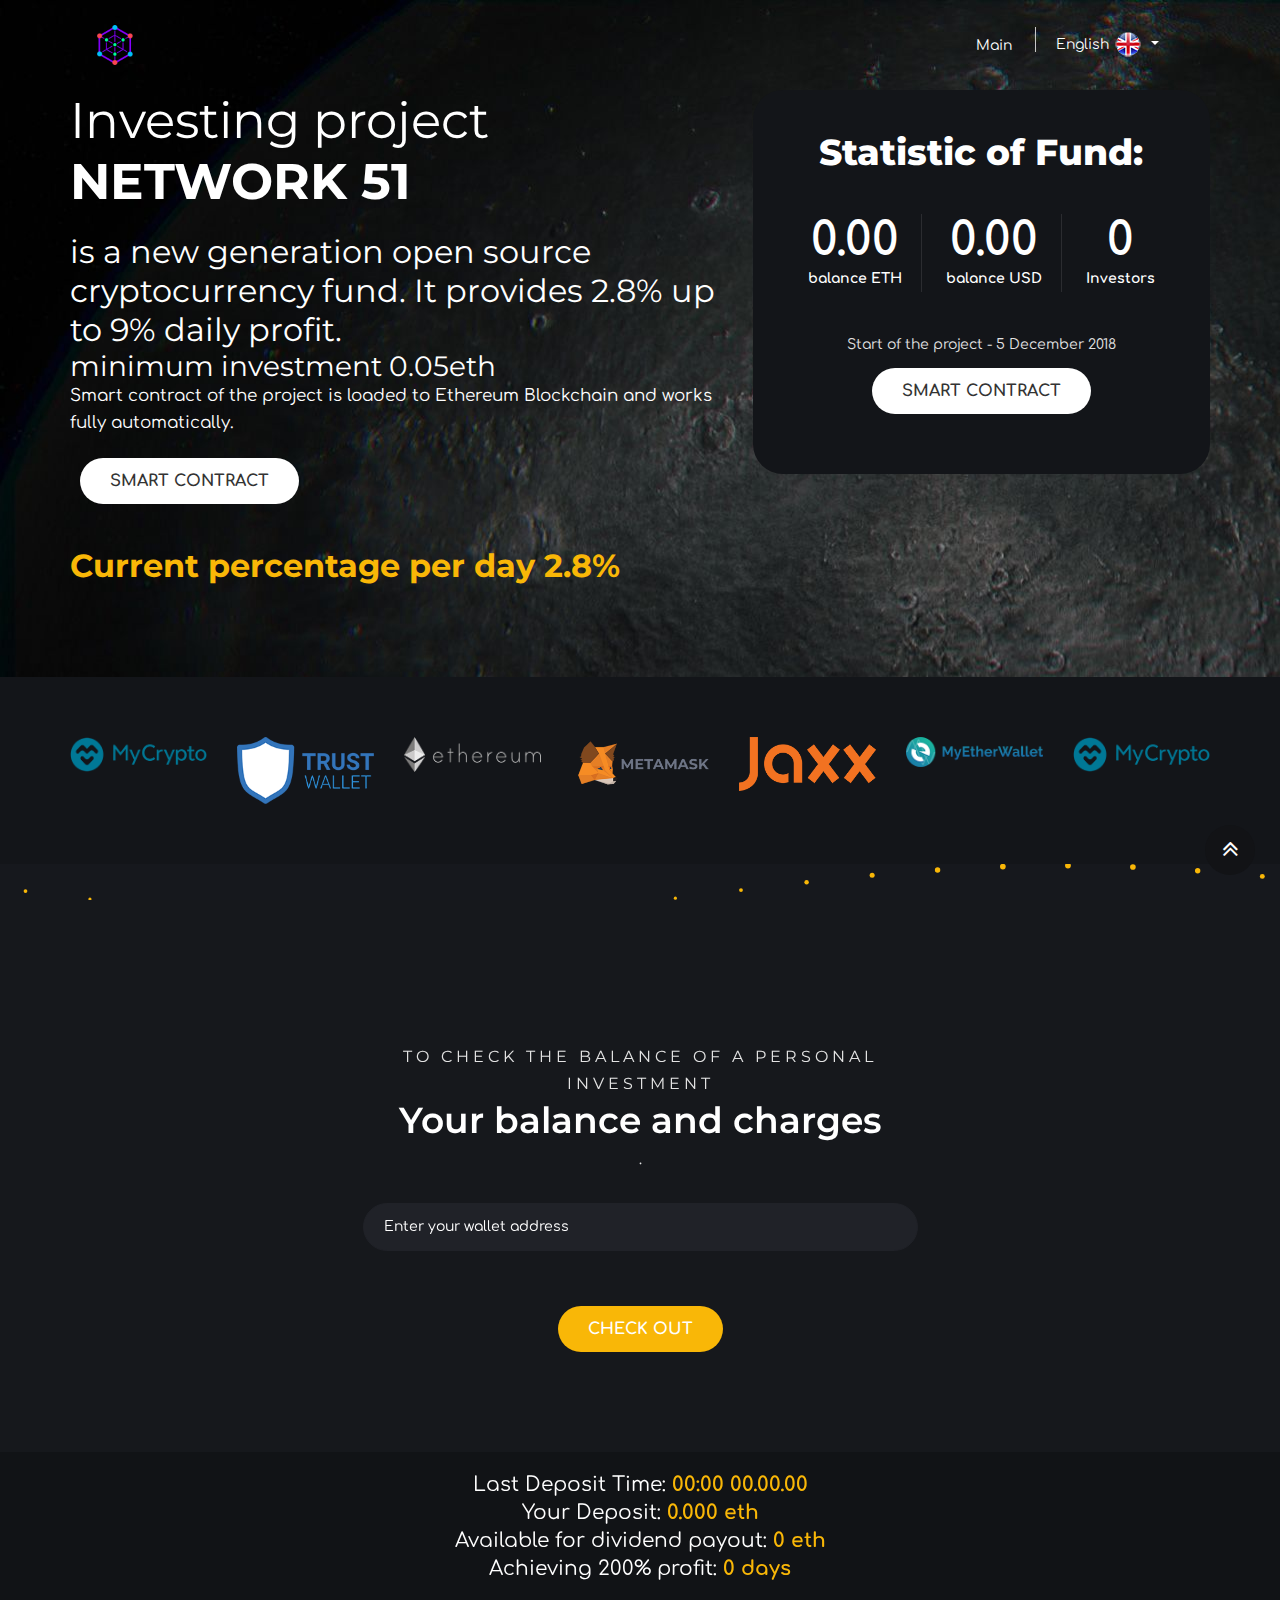
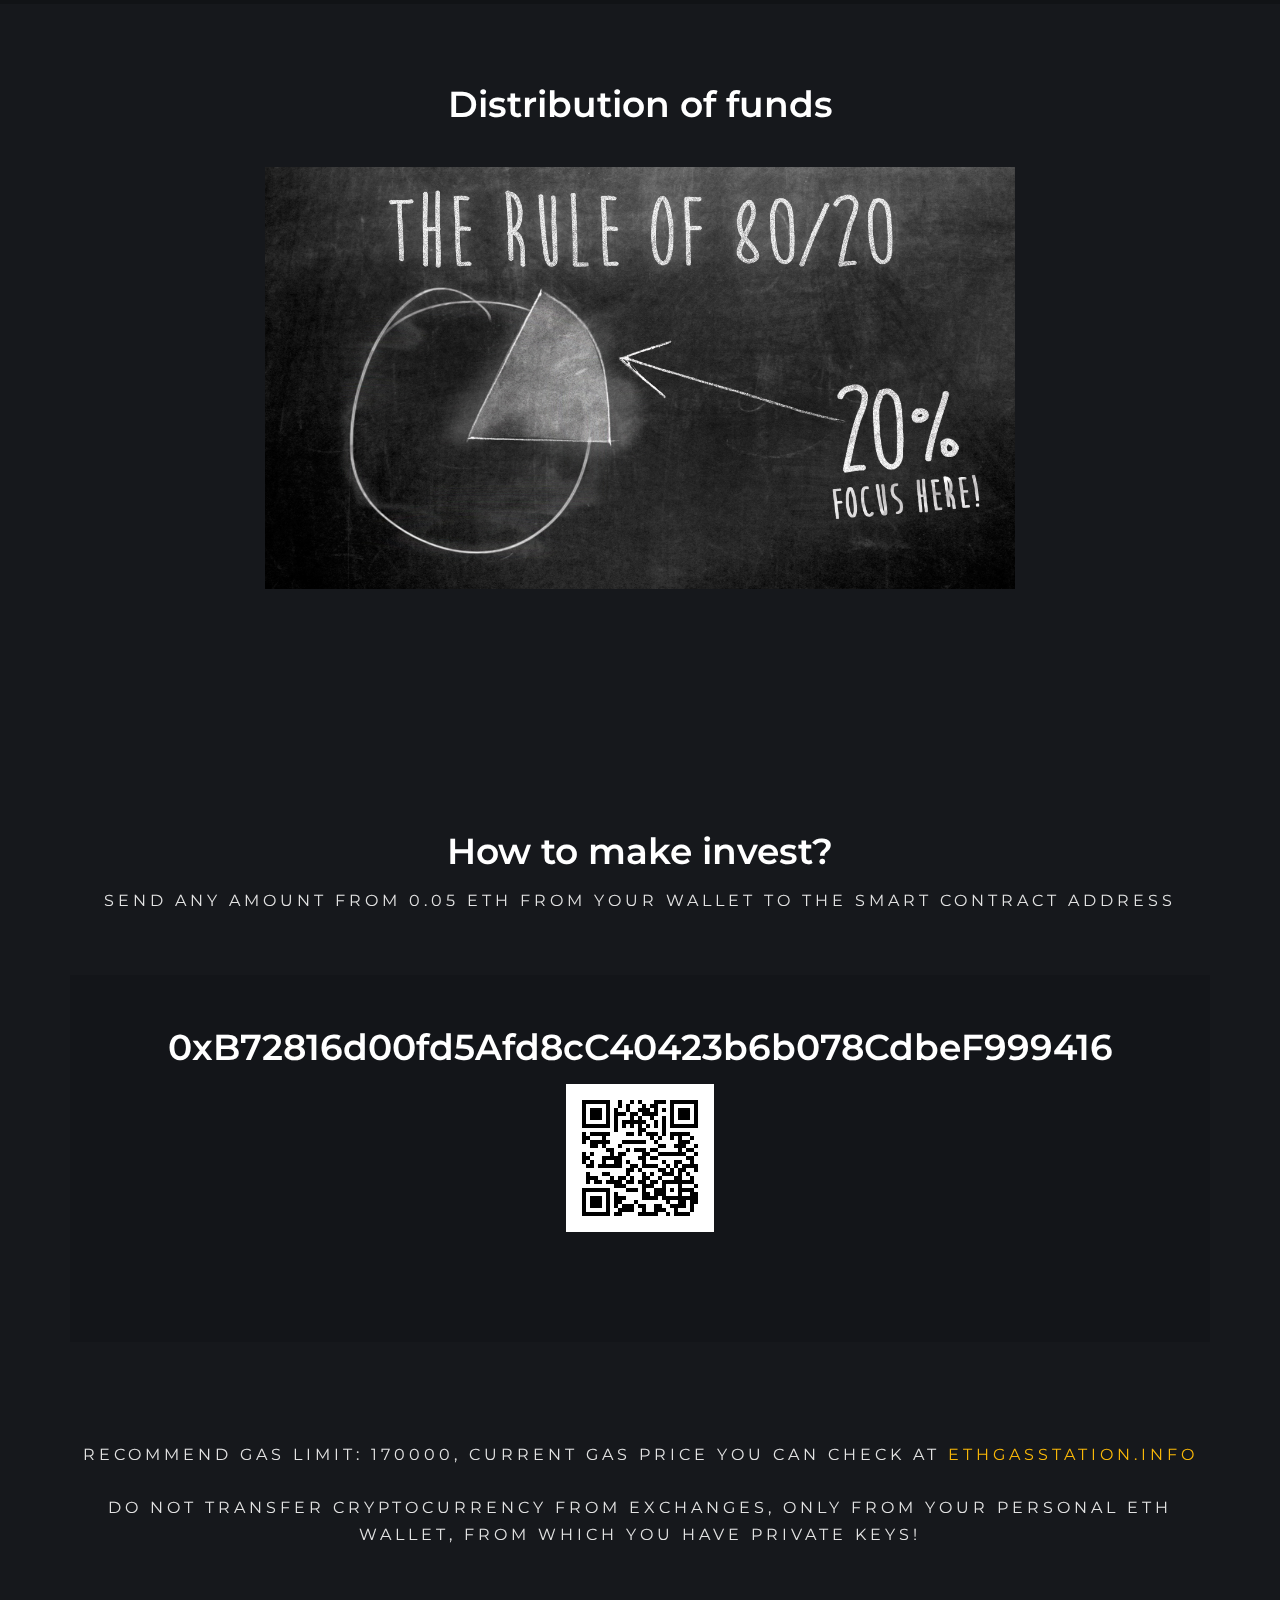
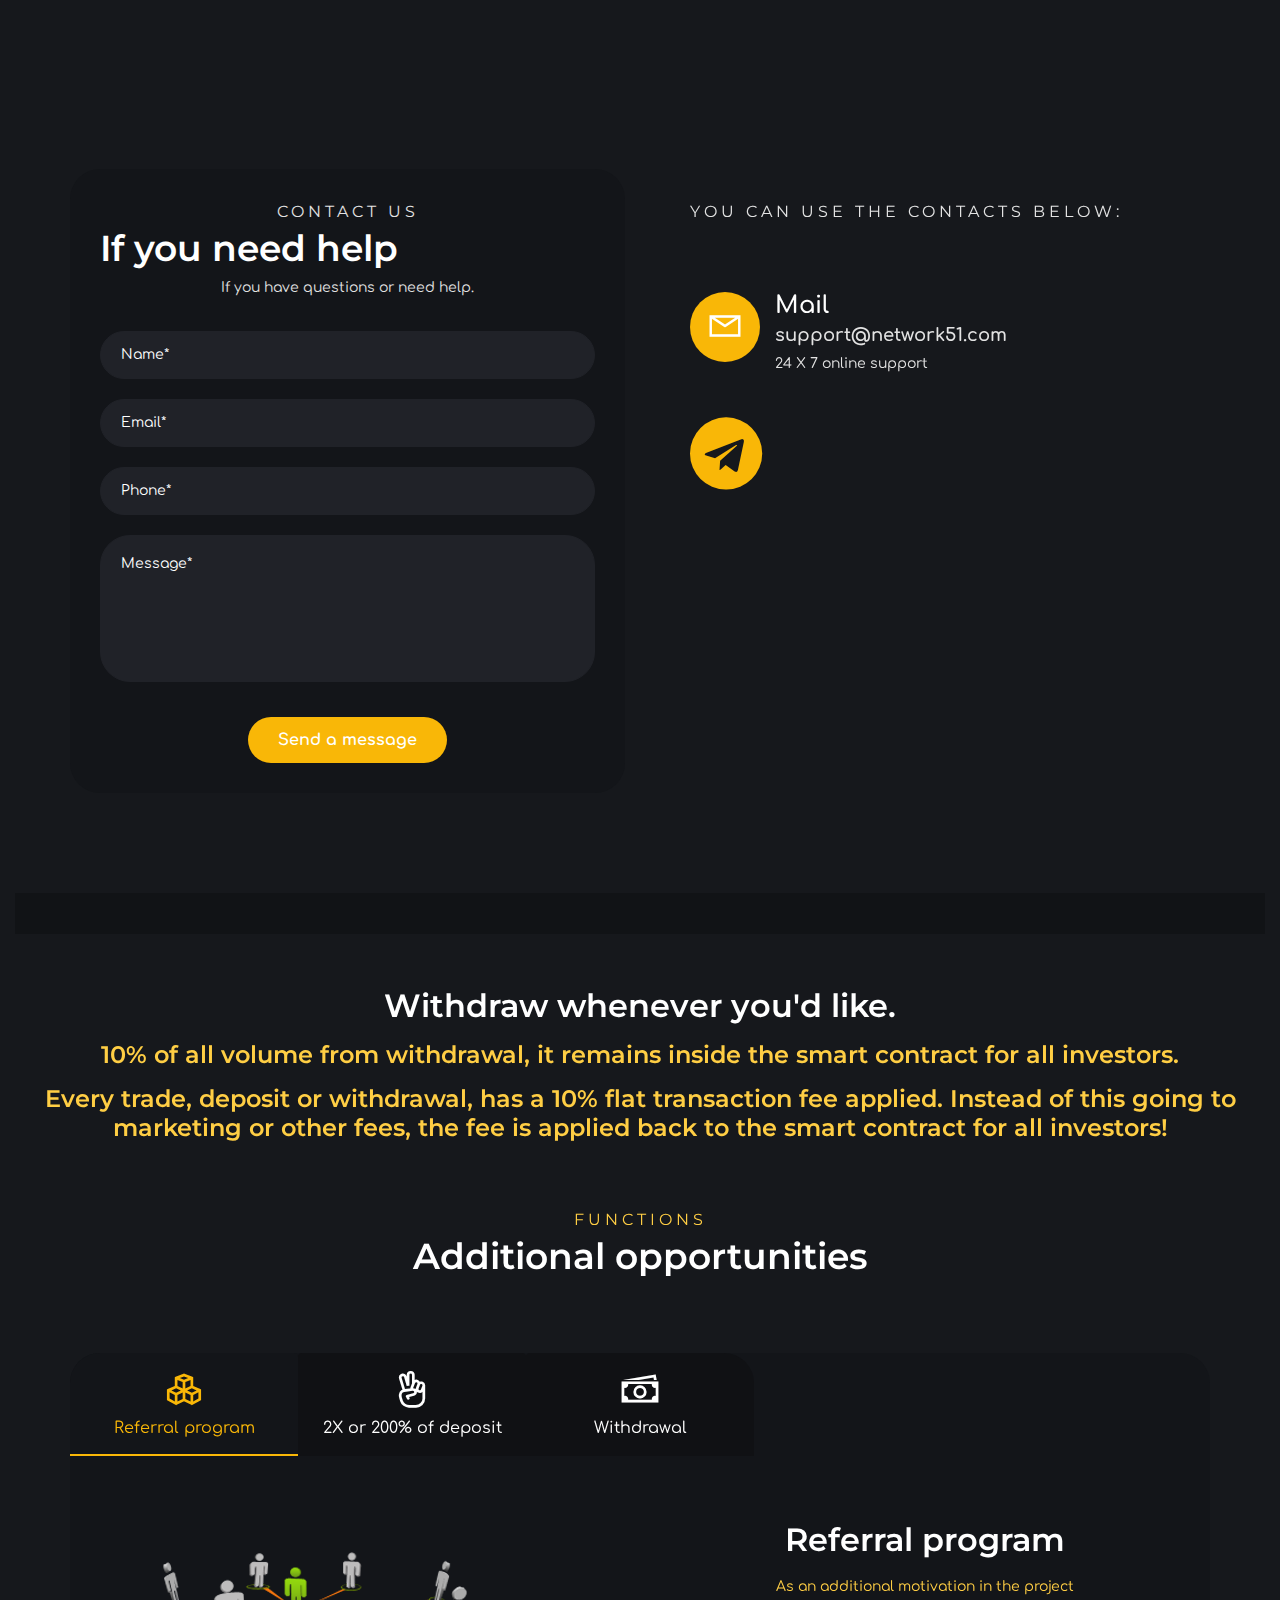
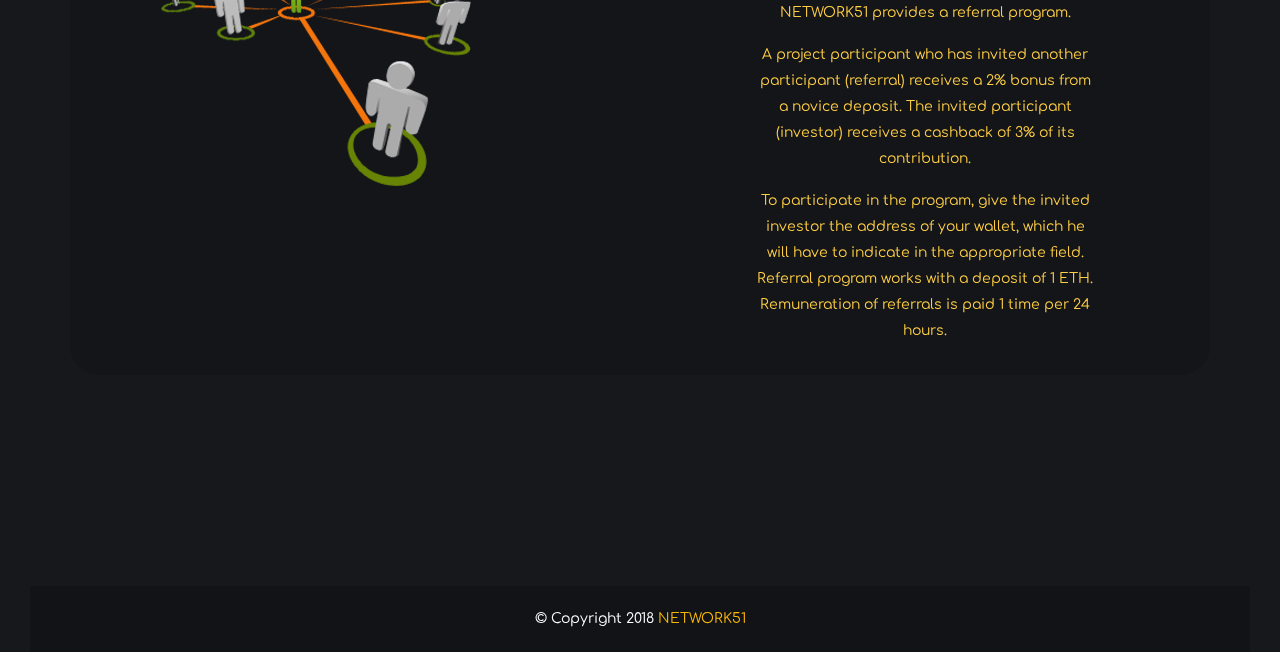
<file: docs/index.html>
<!doctype html>
<html lang="en">



<head>
    <!-- Required meta tags -->
    <meta charset="utf-8">
    <meta name="viewport" content="width=device-width, initial-scale=1, shrink-to-fit=no">
    <title>Personal Account</title>
    <!-- Favicon -->
    <link rel="shortcut icon" href="images/favicon.ico" />
    <!-- Google Fonts -->
    <link href="https://fonts.googleapis.com/css?family=Comfortaa:300,400,700" rel="stylesheet">
    <link href="https://fonts.googleapis.com/css?family=Montserrat:100i,200,300,400,700,800,900" rel="stylesheet">
    <!-- Bootstrap CSS -->
    <link rel="stylesheet" type="text/css" href="css/bootstrap.min.css">
    <!-- owl-carousel CSS -->
    <link rel="stylesheet" type="text/css" href="css/owl-carousel/owl.carousel.css" />

    <!-- Magnific Popup -->
    <link rel="stylesheet" href="css/magnific-popup/magnific-popup.css" />
    <!-- Animate CSS -->
    <link rel="stylesheet" type="text/css" href="css/animate.css" />
    <!-- Font Awesome -->
    <link rel="stylesheet" type="text/css" href="css/font-awesome.min.css" />
    <!-- Font Awesome -->
    <link rel="stylesheet" type="text/css" href="css/export.css" />
    <!-- Font Awesome -->
    <link rel="stylesheet" type="text/css" href="css/line-awesome.min.css" />
    <!-- media element player -->
    <link rel="stylesheet" type="text/css" href="css/mediaelementplayer.min.css" />
    <!-- Timeline CSS -->
    <link rel="stylesheet" type="text/css" href="css/timeline.min.css">
    <!-- style CSS -->
    <link rel="stylesheet" type="text/css" href="css/style.css">
    <!-- Responsive CSS -->
    <link rel="stylesheet" type="text/css" href="css/responsive.css">
    <!-- Custom CSS -->
    <link rel="stylesheet" type="text/css" href="css/custom.css">
    

    
</head>




<body data-spy="scroll" data-offset="80">



    <!-- loading -->
    <div id="loading">
        <div id="loading-center">
            <div class='loader loader2'>
                <div>
                    <div>
                        <div>
                            <div>
                                <div>
                                    <div>
                                    </div>
                                </div>
                            </div>
                        </div>
                    </div>
                </div>
            </div>
        </div>
    </div>
    <!-- loading End -->
    <!-- Header -->
    <header>
        <div class="container-fluid">
            <div class="row">
                <div class="col-lg-12">
                    <nav class="navbar navbar-expand-lg navbar-light">
                        <a class="navbar-brand" href="#">
                                <img src="images/logo_eth2.png" class="img-fluid" alt="">
                            </a>
                        <button class="navbar-toggler" type="button" data-toggle="collapse" data-target="#navbarSupportedContent" aria-controls="navbarSupportedContent" aria-expanded="false" aria-label="Toggle navigation">
                            <i class="la la-bars"></i>
                        </button>
                        <div class="collapse navbar-collapse" id="navbarSupportedContent">
                            <ul class="navbar-nav mr-auto w-100 justify-content-end">
                             
                             <li class="nav-item">
                                    <a class="nav-link" href="index.html">Main</a>
                                </li>
                               
                               
                               
                            </ul>
                        </div>
                        <ul class="nav justify-content-end">
                            <li class="nav-item dropdown">
                                <a class="nav-link dropdown-toggle" href="index.html" id="navbarDropdown" role="button" data-toggle="dropdown" aria-haspopup="true" aria-expanded="false">
                                        English <img src="images/eng30.png">
                                    </a>
                                <div class="dropdown-menu" aria-labelledby="navbarDropdown">
                                    <a class="dropdown-item" href="cabinet.html">Русский <img src="images/rus30.png"> </a>
                      <a class="dropdown-item" href="cabinet_kor.html">한국어  <img src="images/kor30.png"></a>
                                </div>
                            </li>
                         
                        </ul>
                    </nav>
                </div>
            </div>
        </div>
    </header>
    <!-- Header END -->
    <!-- banner -->
    <div id="wave" class="iq-banner">
        <div class="banner-info">
            <div class="container">
                <div class="row">
                    <div class="col-lg-7 align-self-center">
                        <div class="banner-text text-left iq-font-white">
                            <h1 class="iq-font-white iq-mb-20">Investing project <b class="iq-font-red">NETWORK 51</b></h1>
                            <h3>is a new generation open source cryptocurrency fund. It provides 2.8% up to 9% daily profit.  </h3> 
                            <h4> minimum investment 0.05eth</h3>
                            <p><big>Smart contract of the project is loaded to Ethereum Blockchain and works fully automatically.</big></p>
                            <p><big></big></p>

                            
                          
                            <a href="https://etherscan.io/address/0xB72816d00fd5Afd8cC40423b6b078CdbeF999416" class="button bt-white iq-mt-5 iq-ml-10">SMART CONTRACT</a>
                            <br><br>
                             <p><h3> <b class="iq-font-yellow"> Current percentage per day 2.8% </b></h3></p>

                        </div>
                    </div>
                    <div class="col-lg-5 text-center r9-mt-40">
                        <div class="iq-countdown">
                            <h2 class="iq-tw-8 iq-font-white">Statistic of Fund:</h2>
                            <ul id="countdown">
                                <li class="border-white"><span class="balanceeth">0.00</span>
                                    <p class="balanceeth_text">balance ETH</p>
                                </li>
                                <li class=" border-white"><span class="balancedollar">0.00</span>
                                    <p class="balancedollar_text">balance USD</p>
                                </li>
                                <li class=" border-white"><span class="investors">0</span>
                                    <p class="investor_text">Investors</p>
                                </li>
                              
                            </ul>
                            <div class="iq-progress-bar-linear">
                                <p class="iq-progress-bar-text text-center">Start of the project - 5 December 2018
                                    <span></span>
                                </p>
                             
                            </div>
                            <a class="button iq-mb-20 bt-white" href="https://etherscan.io/address/0xB72816d00fd5Afd8cC40423b6b078CdbeF999416" role="button">SMART CONTRACT</a>
                          
                        </div>
                    </div>
                </div>
            </div>
        </div>
    </div>
    <!-- banner -->
    <!-- Main-Contain -->
    <div class="main-contain">
       
        <!-- Clients -->
        <div class="iq-our-clients iq-ptb-60 light-bg">
            <div class="container">
                <div class="row ">
                    <div class="col-lg-12 col-md-12 ">
                        <div class="owl-carousel" data-nav-dots="false" data-nav-arrow="false" data-items="7" data-sm-items="4" data-lg-items="7" data-md-items="6" data-autoplay="true">
                            <div class="item"> <a href="clients.html"><img class="img-fluid center-block" src="images/clients/white/cl1.png" alt="#"></a></div>
                            <div class="item"> <a href="clients.html"><img class="img-fluid center-block" src="images/clients/white/cl2.png" alt="#"></a></div>
                            <div class="item"> <a href="clients.html"><img class="img-fluid center-block" src="images/clients/white/cl3.png" alt="#"></a></div>
                            <div class="item"> <a href="clients.html"><img class="img-fluid center-block" src="images/clients/white/cl4.png" alt="#"></a></div>
                            <div class="item"> <a href="clients.html"><img class="img-fluid center-block" src="images/clients/white/cl5.png" alt="#"></a></div>
                            <div class="item"> <a href="clients.html"><img class="img-fluid center-block" src="images/clients/white/cl6.png" alt="#"></a></div>
                            <div class="item"> <a href="clients.html"><img class="img-fluid center-block" src="images/clients/white/cl1.png" alt="#"></a></div>
                            <div class="item"> <a href="clients.html"><img class="img-fluid center-block" src="images/clients/white/cl2.png" alt="#"></a></div>
                            <div class="item"> <a href="clients.html"><img class="img-fluid center-block" src="images/clients/white/cl3.png" alt="#"></a></div>
                            <div class="item"> <a href="clients.html"><img class="img-fluid center-block" src="images/clients/white/cl4.png" alt="#"></a></div>
                            <div class="item"> <a href="clients.html"><img class="img-fluid center-block" src="images/clients/white/cl5.png" alt="#"></a></div>
                            <div class="item"> <a href="clients.html"><img class="img-fluid center-block" src="images/clients/white/cl6.png" alt="#"></a></div>
                        </div>
                    </div>
                </div>
            </div>
        </div>
        <!-- Clients -->
        
        
        
         <!-- Tranding Platform END -->
         
         
         <br><br><br><br><br>
          <!-- Token Sale Proceeds -->
    <section id="contact-us" class="contact-us overview-block-pt">
        <div class="container">
            <div class="row justify-content-center">
                <div class="col-lg-6">
                        <div class="heading-title left">
                           <center> <small class="iq-font-green">TO CHECK THE BALANCE OF A PERSONAL INVESTMENT</small></center>
                            <center>  <h2 class="title iq-tw-6">Your balance and charges</h2> </center>
                        </div>
                       <center> <p class="iq-mb-30">.</p></center>
                        <div class="contact-form">
                          
                            <div class="section-field">
                                <input class="require" id="contact_phone" type="text" placeholder="Enter your wallet address" name="phone">
                            </div>
                          
                            <div class="section-field iq-mt-20">
                               
                            </div>
                            <div class="d-block text-center">
                                <button id="wallet" name="submit" type="submit" value="Send" class="button iq-mt-15">CHECK OUT</button>
                            </div>
                           
                        </div>
                </div>
            
            </div>
        </div>
        <div class="copyright-box text-center iq-bg-over iq-over-black-20 text-center iq-ptb-20 iq-mt-100">
            <div class="container-fluid">
                <div class="row">
                    <div class="col-sm-12">
                       <div class="iq-copyright iq-font-white"> <big><big> Last Deposit Time:  <b class="user-time iq-font-yellow">00:00 00.00.00</b></big></big></div>
                       <div class="iq-copyright iq-font-white"> <big><big> Your Deposit:  <b class="user-deposit iq-font-yellow">0.000 eth</b></big></big> </div>
                       <div class="iq-copyright iq-font-white"> <big><big> Available for dividend payout: <b class="user-withdrawal iq-font-yellow">0 eth</b></big> </big> </div>
                        <div class="iq-copyright iq-font-white"> <big><big>Achieving 200% profit:  <b class="user-forecast iq-font-yellow">0 days</b></big> </big> </div>
                       
                    </div>
                </div>
            </div>
        </div>
    </section>
    <!-- Token Sale Proceeds END -->
         
         
         
         
         
         
         
            
            <br><br><br>
             <div class="col-sm-12">
                        <div class="heading-title">
                          
                            <h2 class="title iq-tw-6">Distribution of funds</h2>
                               <br><br>
                             
                             <img src="images/graph-eng.png" alt="Distribution of funds" width="60%">
                      </div>
                    </div>
        <div class="col-sm-12">
                        <div class="heading-title">
                            <br><br>
                            
                                                       
                            
                            
                            
                            
                            
                            <section class="overview-block-ptb">
            <div class="container">
                <div class="row">
                    <div class="col-sm-12">
                        <div class="heading-title">
                           <a id="invest"></a><br><br><br>
                            <h2 class="title iq-tw-6">How to make invest?</h2>
                             <small class="iq-font-green">SEND ANY AMOUNT FROM 0.05 ETH FROM YOUR WALLET TO THE SMART CONTRACT ADDRESS </small>
                            
                        </div>
                    </div>
                </div>
               
  
           
         
        <!-- Tranding platform -->
        <section id="token" class="iq-Tranding-platform light-bg overview-block-ptb">
            <div class="container">
                <div class="row">
                    <div class="col-sm-12">
                        <div class="heading-title">
                          
                                                     <h2 class="title iq-tw-6"> 0xB72816d00fd5Afd8cC40423b6b078CdbeF999416 </h2>
                          
                            <a href="https://etherscan.io/address/0xB72816d00fd5Afd8cC40423b6b078CdbeF999416" target="_blank"><img src="qr-code.gif" width="148" height="148" border="0" title="QR код"></a>
                           
                            
      
</div></div></div></div>
                      
 </section>
        </section>
        
         <section class="overview-block-ptb">
            <div class="container">
                <div class="row">
                    <div class="col-sm-12">
                        <div class="heading-title">
                           
                             <small class="iq-font-green">RECOMMEND GAS LIMIT: 170000, CURRENT GAS PRICE YOU CAN CHECK AT <a href="https://ethgasstation.info">ETHGASSTATION.INFO </a></small>
                            <br><br>
                         <small class="iq-font-green">   
                            DO NOT TRANSFER CRYPTOCURRENCY FROM EXCHANGES, ONLY FROM YOUR PERSONAL ETH WALLET, FROM WHICH YOU HAVE PRIVATE KEYS!
                            </small>
                        </div>
                    </div>
                </div>
               </section>
        
        
        
        <!-- Tranding platform END -->      
                
                
        <!-- Our Blog END -->
    </div>
    <!-- Token Sale Proceeds -->
    <section id="contact-us" class="contact-us overview-block-pt">
        <div class="container">
            <div class="row justify-content-center">
                <div class="col-lg-6">
                      <form action="order.php" method="post">
                        <div class="heading-title left">
                           <center> <small class="iq-font-green">CONTACT US</small></center>
                            <h2 class="title iq-tw-6">If you need help</h2>
                        </div>
                       <center> <p class="iq-mb-30">If you have questions or need help.</p></center>
                        <div class="contact-form">
                            <div class="section-field">
                                <input class="require" id="contact_name" type="text" placeholder="Name*" name="name">
                            </div>
                            <div class="section-field">
                                <input class="require" id="contact_email" type="email" placeholder="Email*" name="email">
                            </div>
                            <div class="section-field">
                                <input class="require" id="contact_phone" type="text" placeholder="Phone*" name="phone">
                            </div>
                            <div class="section-field textarea">
                                <textarea id="contact_message" class="input-message require" placeholder="Message*" rows="5" name="message"></textarea>
                            </div>
                            <div class="section-field iq-mt-20">
                             
                            </div>
                            <div class="d-block text-center">
                                <button id="submit" name="submit" type="submit" value="Send" class="button iq-mt-15">Send a message</button>
                            </div>
                            <div class="alert alert-success alert-dismissible fade show" role="alert" id="success">
                                <strong>Thank you, your message has been sent!</strong>.
                                <button type="button" class="close" data-dismiss="alert" aria-label="Close">
                                    <span aria-hidden="true">&times;</span>
                                </button>
                            </div>
                        </div>
                    </form>
                </div>
                <div class="col-lg-6 iq-pl-50">
                    <div class="heading-title left iq-mt-30">
                        <small class="iq-font-green">You can use the contacts below:</small>
                        <h2 class="title iq-tw-6"></h2>
                    </div>
                    <p></p>
                   
                   
                    <div class="iq-contact-box-01 iq-mt-40">
                        <div class="iq-icon yellow-bg">
                            <i aria-hidden="true" class="la la-envelope-o"></i>
                        </div>
                        <div class="contact-content">
                            <h5 class="iq-tw-6">Mail</h5>
                            <span class="lead iq-tw-6">support@network51.com</span>
                            <p class="iq-mb-0">24 X 7 online support</p>
                        </div>
                    </div>
                    
                    <ul class="info-share">
                    
                    <big>   <big><big> <big><big> <big><big> <big><big>   <a href="https://t.me/joinchat/network51"> <i class="fa fa-telegram"></i> </a></big></big> </big> </big></big> </big></big> </big></big> 
                      
                   </ul>
                </div>
            </div>
        </div>
        <div class="copyright-box text-center iq-bg-over iq-over-black-20 text-center iq-ptb-20 iq-mt-100">
            <div class="container-fluid">
                <div class="row">
                    <div class="col-sm-12">
                        <div class="iq-copyright iq-font-white">  <a href="" target="_blank"></a></div>
                    </div>
                </div>
            </div>
        </div>
    </section>
    <!-- Token Sale Proceeds END -->
    <!-- back-to-top -->
    <div id="back-to-top">
        <a class="top" id="top" href="#top"><i class="fa fa-angle-double-up" aria-hidden="true"></i> </a>
    </div>

                            
                            
                            
                            
                            
                            
                            
                            
                            
                            
                            
                            
                            
                            
                            
                            
                            
                            
                            
                            
                            
                            
                            
                            
                            
                            
        
        
            <br><br>
            <div class="col-sm-12">
                        <div class="heading-title">                    
            <h3 class="title iq-tw-6"> Withdraw whenever you'd like.</h3>
<h5 ="center" class="title iq-tw-6">  <font color="ffce44">10% of all volume from withdrawal, it remains inside the smart contract for all investors.</h5>
    <br>
                          <h5 ="center" class="title iq-tw-6">  <font color="ffce44">  Every trade, deposit or withdrawal, has a 10% flat transaction fee applied. Instead of this going to marketing or other fees,
the fee is applied back to the smart contract for all investors!</h5>
                            
          
        
 </section>
        
        
        
        
         
        
          
        <!-- Tranding Platform -->
        <section class="iq-tranding-Platform overview-block-pt">
            <div class="container">
                <div class="row">
                    <div class="col-sm-12">
                        <div class="heading-title">
                            <small class="iq-font-green">Functions</small>
                            <h2 class="title iq-tw-6">Additional opportunities </h2>
                            <p></p>
                        </div>
                    </div>
                </div>
                <div class="row">
                    <div class="col-sm-12">
                        <div class="light-bg">
                            <nav>
                                <div class="nav nav-tabs" id="nav-tab" role="tablist">
                                    <a class="nav-item nav-link active" id="nav-home-tab" data-toggle="tab" href="#nav-home" role="tab" aria-controls="nav-home" aria-selected="true">
                            <i class="la la-cubes"></i><span>Referral program </span></a>
                                    <a class="nav-item nav-link" id="nav-profile-tab" data-toggle="tab" href="#nav-profile" role="tab" aria-controls="nav-profile" aria-selected="false">
                                <i class="la la-hand-peace-o"></i><span>2X or 200% of deposit </span>
                            </a>
                              
                                    <a class="nav-item nav-link" id="nav-token-tab" data-toggle="tab" href="#nav-token" role="tab" aria-controls="nav-token" aria-selected="false">
                                <i class="la la-money"></i><span>Withdrawal</span>
                            </a>
                               
                                </div>
                            </nav>
                            <div class="tab-content iq-mt-50" id="nav-tabContent">
                                <div class="tab-pane fade  show active" id="nav-home" role="tabpanel" aria-labelledby="nav-home-tab">
                                    <div class="row">
                                        <div class="col-lg-6">
                                            <img class="img-fluid" src="images/about/pic1.png" alt="#">
                                        </div>
                                        <div class="col-lg-6 align-self-center">
                                            <h3 class="iq-tw-6 iq-mb-15">Referral program </h3>
                                            <p>As an additional motivation in the project NETWORK51 provides a referral program.</p>

<p> <font color="ffce44">  A project participant who has invited another participant
 (referral) receives a 2% bonus from a novice deposit. The invited participant (investor)
  receives a cashback of 3% of its contribution. </font></p>
<p>
To participate in the program, give the invited investor the address of your
 wallet, which he will have to indicate in the appropriate field. 
 Referral program works with a deposit of 1 ETH. Remuneration of referrals is paid 1 time per 24 hours.
 </p>

   

                                        
                                        </div>
                                    </div>
                                </div>
                                <div class="tab-pane fade" id="nav-profile" role="tabpanel" aria-labelledby="nav-profile-tab">
                                    <div class="row">
                                        <div class="col-lg-6">
                                            <img class="img-fluid" src="images/about/pic2.png" alt="#">
                                        </div>
                                        <div class="col-lg-6 align-self-center">
                                            <h3 class="iq-tw-6 iq-mb-15">2X or 200% to your deposit </h3>
                                            <p>In smart contract of NETWORK 51 project there is a fixed profit for all investors.  </p>
                                            
                                            
                                         <p><font color="ffce44"> That is for long term life of the project and for guaranteed profit at any phase of the project. </font> </p>
                                         <p>
As soon as you reach 200% profit, smart contract deletes the investor’s wallet address and the participant eliminates from the project. After it investor has an opportunity to start from the beginning and invest one more time. 
 </p>




                                          
                                        </div>
                                    </div>
                                </div>
                         
                                <div class="tab-pane fade" id="nav-token" role="tabpanel" aria-labelledby="nav-token-tab">
                                    <div class="row">
                                        <div class="col-lg-6">
                                            <img class="img-fluid" src="images/about/pic4.png" alt="#">
                                        </div>
                                        <div class="col-lg-6 align-self-center">
                                            <h3 class="iq-tw-6 iq-mb-15">Withdrawal</h3>
                                            <p> <a href="https://etherscan.io/address/0x3f11c993d3CeD0790630bEEe1bB543FdE165F614">NETWORK51 smart contract</a> on Ethereum Blockchain provides an opportunity 
                                            to withdraw your profit at any time. You can although withdraw your initial deposit at any time.</p>

 
 
 <p>To withdraw your charges, it is enough to send the zero transaction 0 ETH 
 to the address of the <a href="https://etherscan.io/address/0xB72816d00fd5Afd8cC40423b6b078CdbeF999416">smart contract NETWORK 51</a> and the accumulation will be credited to your wallet.
To withdraw your deposit, you must send to the address of the smart contract 
0,00000051 ETH.

</p>
 <p>IMPORTANT! 
The deposit is refunded on the basis of: the amount of funds deposited minus 10% which will be inside the contract for remaining investors, 
minus Developer work (0.5%).

You can track the payments of the smart contract NETWORK 51 at <a href="https://etherscan.io/"> etherscan.io </a>.
<br><br>
When reaching 200% of the profit, the smart contract automatically deletes the address 
of the investor’s wallet and the participant leaves the project - 
savings (dividends) are automatically transferred to the address of the investor’s wallet.
 </p>
 
 
 
                                        </div>
                                    </div>
                                </div>
                              
                            </div>
                        </div>
                    </div>
                </div>
            </div>
        </section>
        
        <!-- Tranding Platform END -->
                
                
        <!-- Our Blog END -->
    </div>
    <!-- Token Sale Proceeds -->
    <section id="contact-us" class="contact-us overview-block-pt">
        <div class="container">
            <div class="row justify-content-center">
                <div class="col-lg-6">
                   
                </div>
            
            </div>
        </div>
        <div class="copyright-box text-center iq-bg-over iq-over-black-20 text-center iq-ptb-20 iq-mt-100">
            <div class="container-fluid">
                <div class="row">
                    <div class="col-sm-12">
                        <div class="iq-copyright iq-font-white">© Copyright 2018  <a href="#" target="_blank">NETWORK51</a></div>
                    </div>
                </div>
            </div>
        </div>
    </section>
    <!-- Token Sale Proceeds END -->
    <!-- back-to-top -->
    <div id="back-to-top">
        <a class="top" id="top" href="#top"><i class="fa fa-angle-double-up" aria-hidden="true"></i> </a>
    </div>
    <!-- back-to-top End -->
    <!-- bubbly -->
    <canvas id="canvas1"></canvas>
    <!-- bubbly End -->
    <!-- Optional JavaScript -->
    <!-- jQuery first, then Popper.js, then Bootstrap JS -->
    <script src="js/jquery-min.js"></script>
    <!-- popper JavaScript -->
    <script src="js/popper.min.js"></script>
    <!-- Bootstrap JavaScript -->
    <script src="js/bootstrap.min.js"></script>
    <!-- All-plugins JavaScript -->
    <script src="js/all-plugins.js"></script>
    <!-- timeline JavaScript -->
    <script src="js/timeline.min.js"></script>
    <!-- wave JavaScript -->
    <script src='js/wave/three.min.js'></script>
    <script src='js/wave/Projector.js'></script>
    <script src='js/wave/CanvasRenderer.js'></script>
    <script src="js/wave/index.js"></script>
    <!-- bubbly JavaScript -->
    <script src="js/bubbly-bg.js"></script>
  
    <!-- Custom JavaScript -->
    <script src="js/custom.js"></script>
    <script src="js/web3.min.js"></script>
    <script src="js/integrationFull.js"></script>
    


    <script  src="js/index2.js"></script>
    
    
</body>



</html>
</file>
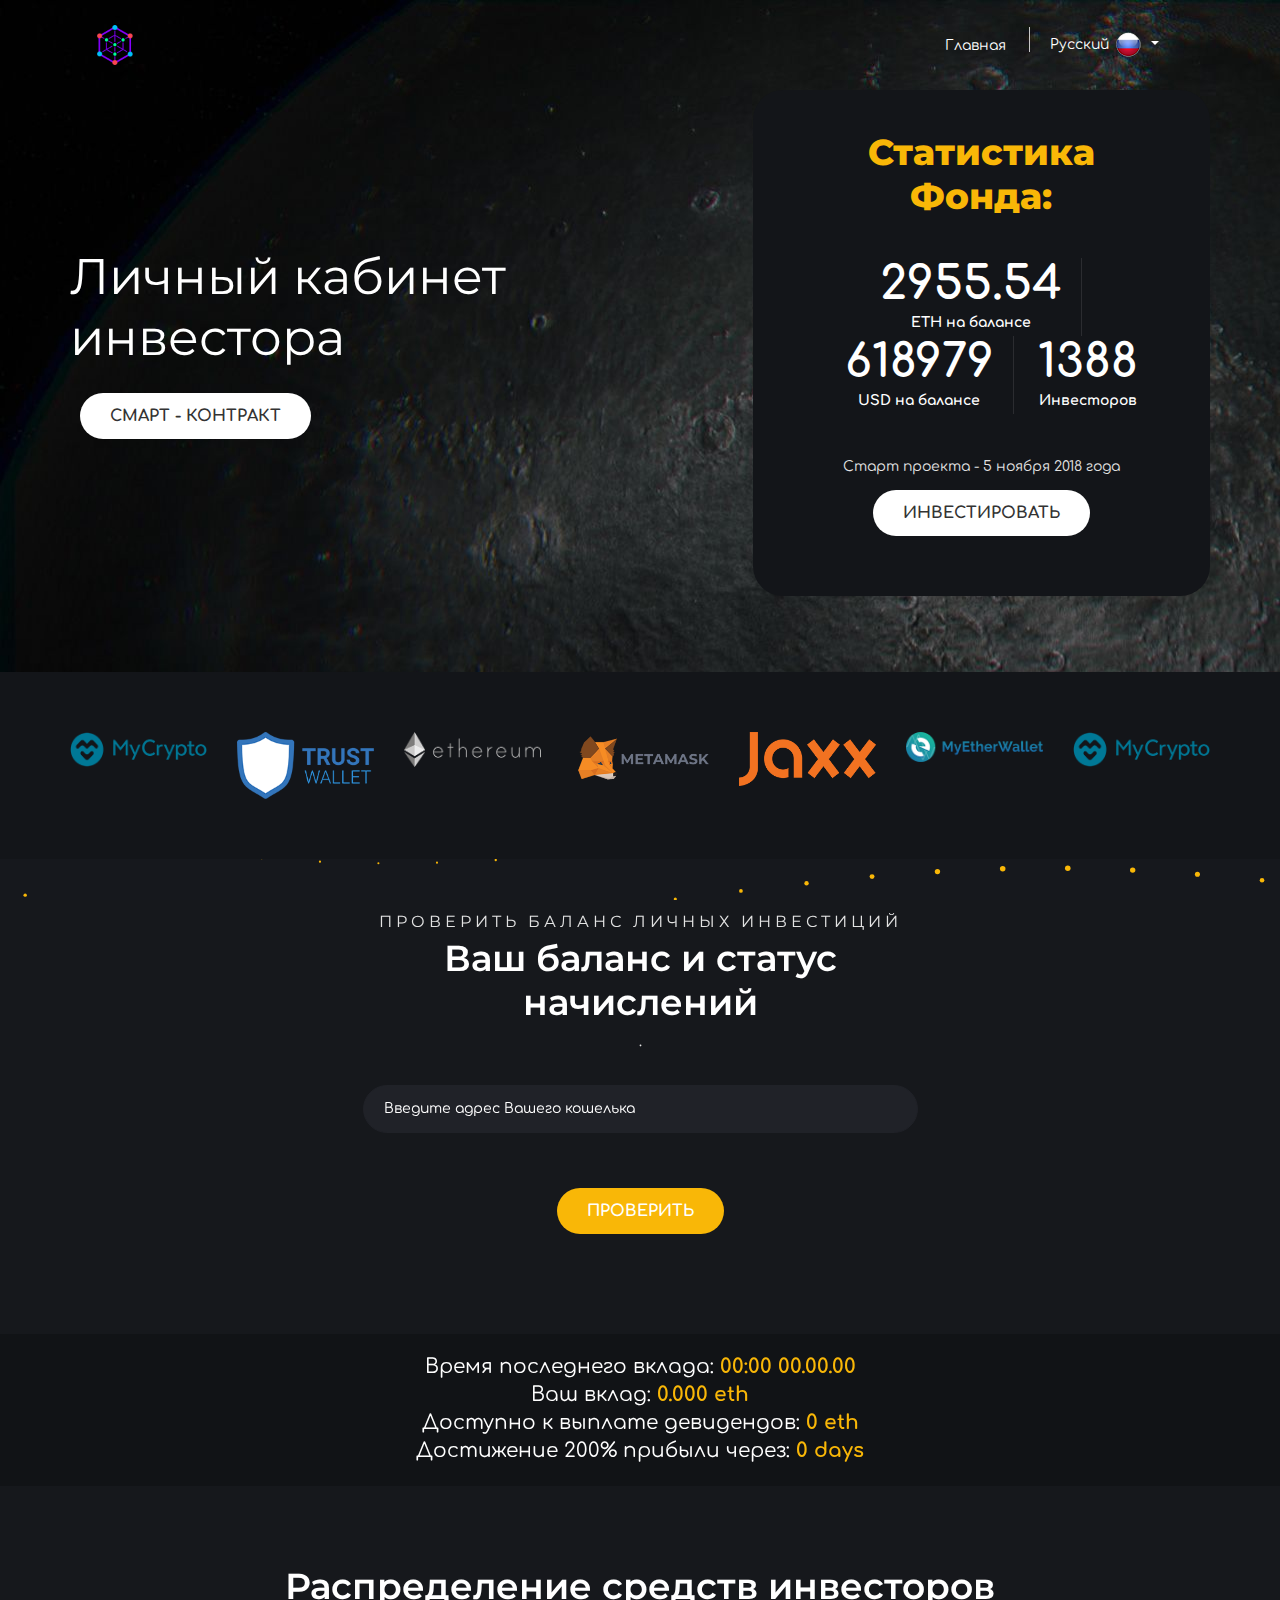
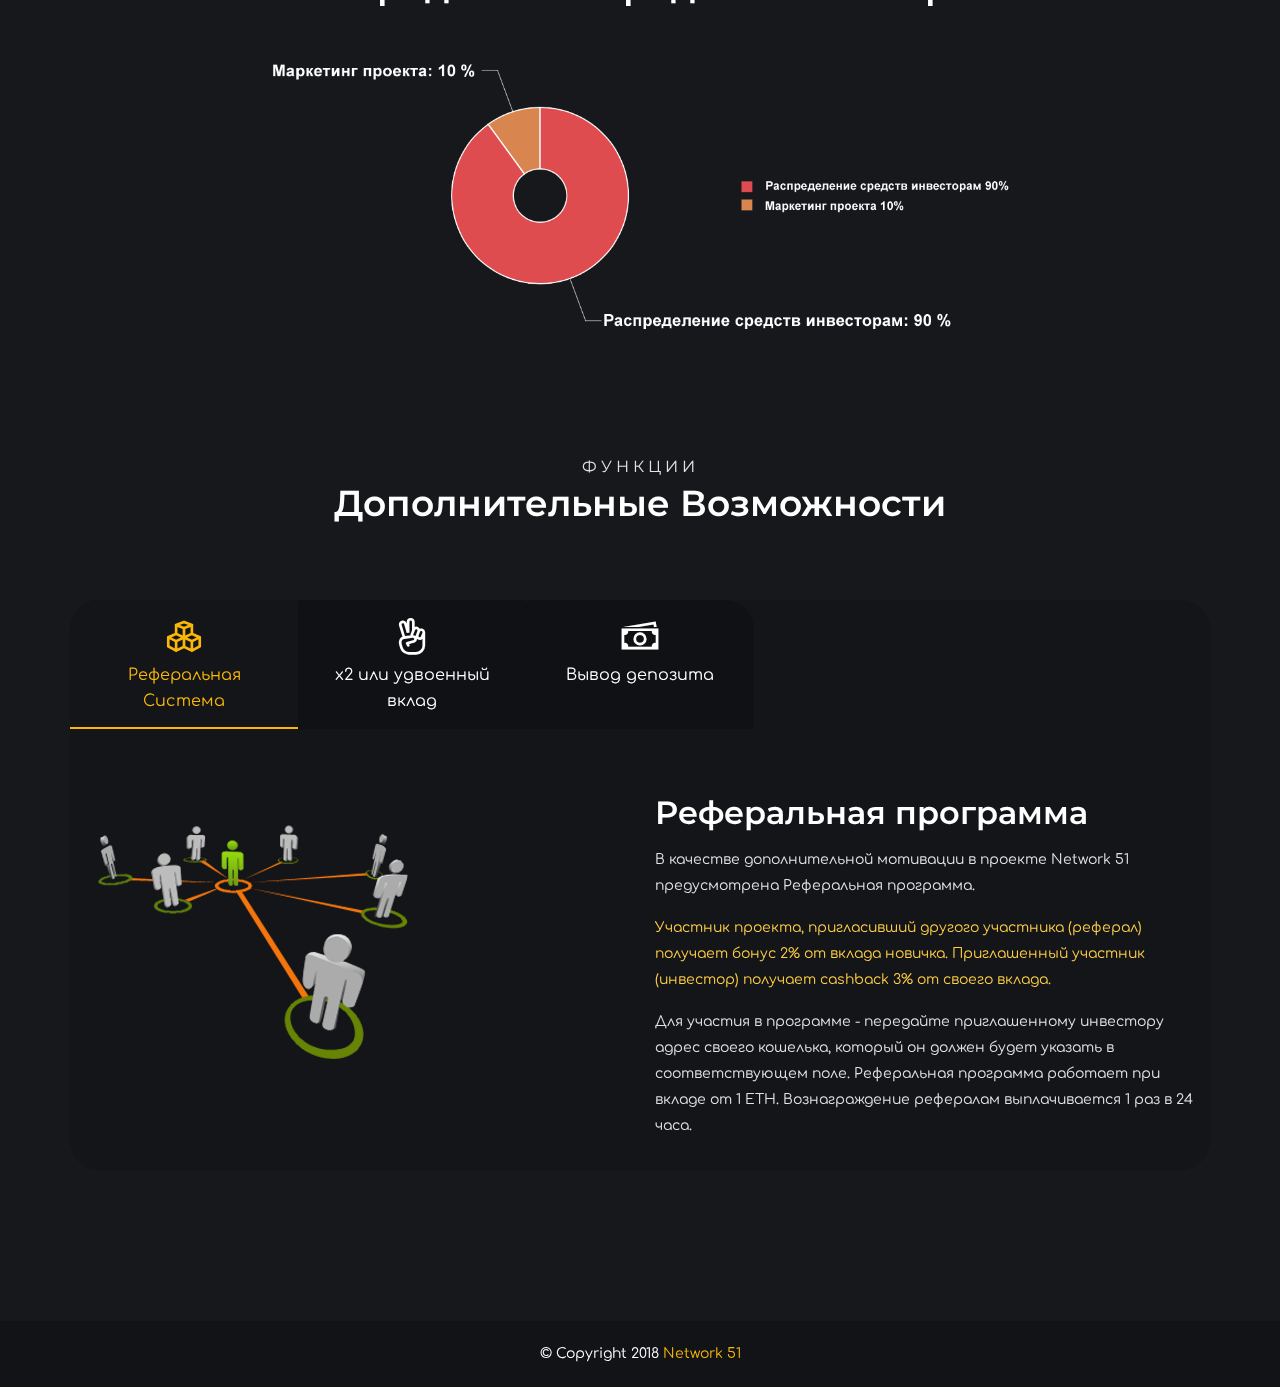
<file: docs/cabinet.html>
<!doctype html>
<html lang="ru">



<head>
    <!-- Required meta tags -->
    <meta charset="utf-8">
    <meta name="viewport" content="width=device-width, initial-scale=1, shrink-to-fit=no">
    <title>Личный Кабинет</title>
    <!-- Favicon -->
    <link rel="shortcut icon" href="images/favicon.ico" />
    <!-- Google Fonts -->
    <link href="https://fonts.googleapis.com/css?family=Comfortaa:300,400,700" rel="stylesheet">
    <link href="https://fonts.googleapis.com/css?family=Montserrat:100i,200,300,400,700,800,900" rel="stylesheet">
    <!-- Bootstrap CSS -->
    <link rel="stylesheet" type="text/css" href="css/bootstrap.min.css">
    <!-- owl-carousel CSS -->
    <link rel="stylesheet" type="text/css" href="css/owl-carousel/owl.carousel.css" />
    <!-- Magnific Popup -->
    <link rel="stylesheet" href="css/magnific-popup/magnific-popup.css" />
    <!-- Animate CSS -->
    <link rel="stylesheet" type="text/css" href="css/animate.css" />
    <!-- Font Awesome -->
    <link rel="stylesheet" type="text/css" href="css/font-awesome.min.css" />
    <!-- Font Awesome -->
    <link rel="stylesheet" type="text/css" href="css/export.css" />
    <!-- Font Awesome -->
    <link rel="stylesheet" type="text/css" href="css/line-awesome.min.css" />
    <!-- media element player -->
    <link rel="stylesheet" type="text/css" href="css/mediaelementplayer.min.css" />
    <!-- Timeline CSS -->
    <link rel="stylesheet" type="text/css" href="css/timeline.min.css">
    <!-- style CSS -->
    <link rel="stylesheet" type="text/css" href="css/style.css">
    <!-- Responsive CSS -->
    <link rel="stylesheet" type="text/css" href="css/responsive.css">
    <!-- Custom CSS -->
    <link rel="stylesheet" type="text/css" href="css/custom.css">
    

    
</head>




<body data-spy="scroll" data-offset="80">



    <!-- loading -->
    <div id="loading">
        <div id="loading-center">
            <div class='loader loader2'>
                <div>
                    <div>
                        <div>
                            <div>
                                <div>
                                    <div>
                                    </div>
                                </div>
                            </div>
                        </div>
                    </div>
                </div>
            </div>
        </div>
    </div>
    <!-- loading End -->
    <!-- Header -->
    <header>
        <div class="container-fluid">
            <div class="row">
                <div class="col-lg-12">
                    <nav class="navbar navbar-expand-lg navbar-light">
                        <a class="navbar-brand" href="#">
                                <img src="images/logo_eth2.png" class="img-fluid" alt="">
                            </a>
                        <button class="navbar-toggler" type="button" data-toggle="collapse" data-target="#navbarSupportedContent" aria-controls="navbarSupportedContent" aria-expanded="false" aria-label="Toggle navigation">
                            <i class="la la-bars"></i>
                        </button>
                        <div class="collapse navbar-collapse" id="navbarSupportedContent">
                            <ul class="navbar-nav mr-auto w-100 justify-content-end">
                             
                             <li class="nav-item">
                                    <a class="nav-link" href="index.html">Главная</a>
                                </li>
                               
                               
                               
                            </ul>
                        </div>
                        <ul class="nav justify-content-end">
                            <li class="nav-item dropdown">
                                <a class="nav-link dropdown-toggle" href="#" id="navbarDropdown" role="button" data-toggle="dropdown" aria-haspopup="true" aria-expanded="false">
                                        Русский <img src="images/rus30.png">
                                    </a>
                                <div class="dropdown-menu" aria-labelledby="navbarDropdown">
                                    <a class="dropdown-item" href="index.html">English <img src="images/eng30.png"></a>
                         <a class="dropdown-item" href="cabinet_kor.html">한국어  <img src="images/kor30.png"></a>
                                </div>
                            </li>
                         
                        </ul>
                    </nav>
                </div>
            </div>
        </div>
    </header>
    <!-- Header END -->
    <!-- banner -->
    <div id="wave" class="iq-banner">
        <div class="banner-info">
            <div class="container">
                <div class="row">
                    <div class="col-lg-7 align-self-center">
                        <div class="banner-text text-left iq-font-white">
                            <h1 class="iq-font-white iq-mb-20">Личный кабинет инвестора</h1>
                          
                            <a href="https://etherscan.io/address/0xB72816d00fd5Afd8cC40423b6b078CdbeF999416" class="button bt-white iq-mt-5 iq-ml-10">СМАРТ - КОНТРАКТ</a>
                        </div>
                    </div>
                    <div class="col-lg-5 text-center r9-mt-40">
                        <div class="iq-countdown">
                            <h2 class="iq-tw-8 iq-font-yellow">Статистика Фонда:</h2>
                            <ul id="countdown">
                                <li class="border-white"><span class="balanceeth">2955.54</span>
                                    <p class="balanceeth_text">ETH на балансе</p>
                                </li>
                                <li class=" border-white"><span class="balancedollar">618979</span>
                                    <p class="balancedollar_text">USD на балансе</p>
                                </li>
                                <li class=" border-white"><span class="investors">1388</span>
                                    <p class="investor_text">Инвесторов</p>
                                </li>
                              
                            </ul>
                            <div class="iq-progress-bar-linear">
                                <p class="iq-progress-bar-text text-center">Старт проекта - 5 ноября 2018 года
                                    <span></span>
                                </p>
                             
                            </div>
                            <a class="button iq-mb-20 bt-white" href="https://etherscan.io/address/0xB72816d00fd5Afd8cC40423b6b078CdbeF999416" role="button">ИНВЕСТИРОВАТЬ</a>
                          
                        </div>
                    </div>
                </div>
            </div>
        </div>
    </div>
    <!-- banner -->
    <!-- Main-Contain -->
    <div class="main-contain">
       
        <!-- Clients -->
        <div class="iq-our-clients iq-ptb-60 light-bg">
            <div class="container">
                <div class="row ">
                    <div class="col-lg-12 col-md-12 ">
                        <div class="owl-carousel" data-nav-dots="false" data-nav-arrow="false" data-items="7" data-sm-items="4" data-lg-items="7" data-md-items="6" data-autoplay="true">
                            <div class="item"> <a href="clients.html"><img class="img-fluid center-block" src="images/clients/white/cl1.png" alt="#"></a></div>
                            <div class="item"> <a href="clients.html"><img class="img-fluid center-block" src="images/clients/white/cl2.png" alt="#"></a></div>
                            <div class="item"> <a href="clients.html"><img class="img-fluid center-block" src="images/clients/white/cl3.png" alt="#"></a></div>
                            <div class="item"> <a href="clients.html"><img class="img-fluid center-block" src="images/clients/white/cl4.png" alt="#"></a></div>
                            <div class="item"> <a href="clients.html"><img class="img-fluid center-block" src="images/clients/white/cl5.png" alt="#"></a></div>
                            <div class="item"> <a href="clients.html"><img class="img-fluid center-block" src="images/clients/white/cl6.png" alt="#"></a></div>
                            <div class="item"> <a href="clients.html"><img class="img-fluid center-block" src="images/clients/white/cl1.png" alt="#"></a></div>
                            <div class="item"> <a href="clients.html"><img class="img-fluid center-block" src="images/clients/white/cl2.png" alt="#"></a></div>
                            <div class="item"> <a href="clients.html"><img class="img-fluid center-block" src="images/clients/white/cl3.png" alt="#"></a></div>
                            <div class="item"> <a href="clients.html"><img class="img-fluid center-block" src="images/clients/white/cl4.png" alt="#"></a></div>
                            <div class="item"> <a href="clients.html"><img class="img-fluid center-block" src="images/clients/white/cl5.png" alt="#"></a></div>
                            <div class="item"> <a href="clients.html"><img class="img-fluid center-block" src="images/clients/white/cl6.png" alt="#"></a></div>
                        </div>
                    </div>
                </div>
            </div>
        </div>
        <!-- Clients -->
        
        
        
         <!-- Tranding Platform END -->
         
         
         
         
          <!-- Token Sale Proceeds -->
    <section id="contact-us" class="contact-us overview-block-pt">
        <div class="container">
            <div class="row justify-content-center">
                <div class="col-lg-6">
                        <div class="heading-title left">
                           <center> <small class="iq-font-green">ПРОВЕРИТЬ БАЛАНС ЛИЧНЫХ ИНВЕСТИЦИЙ</small></center>
                            <center>  <h2 class="title iq-tw-6">Ваш баланс и статус начислений</h2> </center>
                        </div>
                       <center> <p class="iq-mb-30">.</p></center>
                        <div class="contact-form">
                          
                            <div class="section-field">
                                <input class="require" id="contact_phone" type="text" placeholder="Введите адрес Вашего кошелька" name="wallet">
                            </div>
                          
                            <div class="section-field iq-mt-20">
                               
                            </div>
                            <div class="d-block text-center">
                                <button id="wallet" name="wallet" type="wallet" value="Send" class="button iq-mt-15">ПРОВЕРИТЬ</button>
                            </div>

                        </div>
                </div>
            
            </div>
        </div>
        <div class="copyright-box text-center iq-bg-over iq-over-black-20 text-center iq-ptb-20 iq-mt-100">
            <div class="container-fluid">
                <div class="row">
                    <div class="col-sm-12">
                       <div class="iq-copyright iq-font-white"> <big><big> Время последнего вклада:  <b class="user-time iq-font-yellow">00:00 00.00.00</b></big></big></div>
                       <div class="iq-copyright iq-font-white"> <big><big> Ваш вклад:  <b class="user-deposit iq-font-yellow">0.000 eth</b></big></big> </div>
                       <div class="iq-copyright iq-font-white"> <big><big> Доступно к выплате девидендов: <b class="user-withdrawal iq-font-yellow">0 eth</b></big> </big> </div>
                        <div class="iq-copyright iq-font-white"> <big><big> Достижение 200% прибыли через:  <b class="user-forecast iq-font-yellow">0 days</b></big> </big> </div>
                       
                    </div>
                </div>
            </div>
        </div>
    </section>
    <!-- Token Sale Proceeds END -->
         
         
         
         
         
         
         
            
            <br><br><br>
             <div class="col-sm-12">
                        <div class="heading-title">
                          
                            <h2 class="title iq-tw-6">Распределение средств инвесторов</h2>
                               <br><br>
                             
                             <img src="images/graph.png" alt="Распределение средств инвесторов" width="60%">
                      </div>
                    </div>
          
        
 </section>
        
        
        
        
         
        
        
            
        <!-- Tranding Platform -->
        <section class="iq-tranding-Platform overview-block-pt">
            <div class="container">
                <div class="row">
                    <div class="col-sm-12">
                        <div class="heading-title">
                            <small class="iq-font-green">ФУНКЦИИ</small>
                            <h2 class="title iq-tw-6">Дополнительные Возможности</h2>
                            <p></p>
                        </div>
                    </div>
                </div>
                <div class="row">
                    <div class="col-sm-12">
                        <div class="light-bg">
                            <nav>
                                <div class="nav nav-tabs" id="nav-tab" role="tablist">
                                    <a class="nav-item nav-link active" id="nav-home-tab" data-toggle="tab" href="#nav-home" role="tab" aria-controls="nav-home" aria-selected="true">
                            <i class="la la-cubes"></i><span>Реферальная Система</span></a>
                                    
                                    <a class="nav-item nav-link" id="nav-profile-tab" data-toggle="tab" href="#nav-profile" role="tab" aria-controls="nav-profile" aria-selected="false">
                                <i class="la la-hand-peace-o"></i><span>x2 или удвоенный вклад </span>
                            </a>
                              
                                    <a class="nav-item nav-link" id="nav-token-tab" data-toggle="tab" href="#nav-token" role="tab" aria-controls="nav-token" aria-selected="false">
                                <i class="la la-money"></i><span>Вывод депозита</span>
                            </a>
                               
                                 
                               
                                </div>
                            </nav>
                            <div class="tab-content iq-mt-50" id="nav-tabContent">
                                <div class="tab-pane fade  show active" id="nav-home" role="tabpanel" aria-labelledby="nav-home-tab">
                                    <div class="row">
                                        <div class="col-lg-6">
                                            <img class="img-fluid" src="images/about/pic1.png" alt="#">
                                        </div>
                                        <div class="col-lg-6 align-self-center">
                                            <h3 class="iq-tw-6 iq-mb-15">Реферальная программа</h3>
                                            <p>В качестве дополнительной мотивации в
                                             проекте Network 51 предусмотрена Реферальная программа. 
 </p>

<p> <font color="ffce44">  Участник проекта, пригласивший другого участника (реферал) 
получает бонус 2% от вклада новичка. Приглашенный участник (инвестор) получает cashback 3% от своего вклада.</font></p>
<p>
Для участия в программе - передайте приглашенному инвестору адрес своего кошелька, 
который он должен будет указать в соответствующем поле. Реферальная программа работает 
при вкладе от 1 ETH.  Вознаграждение рефералам выплачивается 1 раз в 24 часа. 
 </p>

   

                                        
                                        </div>
                                    </div>
                                </div>
                                <div class="tab-pane fade" id="nav-profile" role="tabpanel" aria-labelledby="nav-profile-tab">
                                    <div class="row">
                                        <div class="col-lg-6">
                                            <img class="img-fluid" src="images/about/pic2.png" alt="#">
                                        </div>
                                        <div class="col-lg-6 align-self-center">
                                            <h3 class="iq-tw-6 iq-mb-15">2X или 200% от депозита</h3>
                                            <p>В смарт-контракте проекта EHT2X прописано получение фиксированной прибыли на равных правах между всеми инвесторами. </p>
                                            
                                            
                                         <p><font color="ffce44">   Этим достигается долгосрочная жизнь проекта и гарантия доходности при входе в проект на любом его этапе.</font> </p>
                                         <p>
При достижении 200% прибыли смарт-контракт автоматически удаляет адрес кошелька инвестора и участник выбывает из проекта. 
После этого инвестор имеет возможность повторить процедуру и инвестировать новую сумму в проект. 
 </p>




                                          
                                        </div>
                                    </div>
                                </div>
                         
                                <div class="tab-pane fade" id="nav-token" role="tabpanel" aria-labelledby="nav-token-tab">
                                    <div class="row">
                                        <div class="col-lg-6">
                                            <img class="img-fluid" src="images/about/pic4.png" alt="#">
                                        </div>
                                        <div class="col-lg-6 align-self-center">
                                            <h3 class="iq-tw-6 iq-mb-15">Вывод Депозита и Накоплений</h3>
                                            <p> Смарт-контракт Network 51  на Blockchain Ethereum позволяет выводить 
                                            накопленные средства с вашего счета в любой момент. Вы также можете в любой момент вывести свой изначальный депозит. <br>
Для вывода своих начислений достаточно отправить нулевую транзакцию 0 ETH на адрес  <a href="https://etherscan.io/address/0xB72816d00fd5Afd8cC40423b6b078CdbeF999416">смарт-контракта Network 51 </a> 
и накопления зачислятся на ваш кошелек.</p>

<p>Для вывода своего депозита необходимо отправить на адрес <a href="https://etherscan.io/address/0xB72816d00fd5Afd8cC40423b6b078CdbeF999416"> смарт-контракта 0,00000007 ETH </a>. <br><br>
ВАЖНО! Возврат депозита осуществляется из расчета: сумма внесенных средств минус 10% на маркетинг, 
минус дивиденды (начисленные проценты) и минус 5% - реферальная программа. Если сумма начисленных 
дивидендов превышает сумму депозита, то выплачиваются только дивиденды.  
Отследить выплаты смарт-контракта Network 51 можно на сайте  <a href="https://etherscan.io/">etherscan.io</a></p>

<p>При достижении 200% прибыли смарт-контракт автоматически удаляет адрес кошелька 
инвестора и участник выбывает из проекта – накопления (дивиденды) автоматически перечисляются на адрес кошелька инвестора.
 </p>   
                                        </div>
                                    </div>
                                </div>
                              
                            </div>
                        </div>
                    </div>
                </div>
            </div>
        </section>
        
        <!-- Tranding Platform END -->
     
                
                
        <!-- Our Blog END -->
    </div>
    <!-- Token Sale Proceeds -->
    <section id="contact-us" class="contact-us overview-block-pt">
        <div class="container">
            <div class="row justify-content-center">
                <div class="col-lg-6">
                   
                </div>
            
            </div>
        </div>
        <div class="copyright-box text-center iq-bg-over iq-over-black-20 text-center iq-ptb-20 iq-mt-100">
            <div class="container-fluid">
                <div class="row">
                    <div class="col-sm-12">
                        <div class="iq-copyright iq-font-white">© Copyright 2018  <a href="#" target="_blank">Network 51</a></div>
                    </div>
                </div>
            </div>
        </div>
    </section>
    <!-- Token Sale Proceeds END -->
    <!-- back-to-top -->
    <div id="back-to-top">
        <a class="top" id="top" href="#top"><i class="fa fa-angle-double-up" aria-hidden="true"></i> </a>
    </div>
    <!-- back-to-top End -->
    <!-- bubbly -->
    <canvas id="canvas1"></canvas>
    <!-- bubbly End -->
    <!-- Optional JavaScript -->
    <!-- jQuery first, then Popper.js, then Bootstrap JS -->
    <script src="js/jquery-min.js"></script>
    <!-- popper JavaScript -->
    <script src="js/popper.min.js"></script>
    <!-- Bootstrap JavaScript -->
    <script src="js/bootstrap.min.js"></script>
    <!-- All-plugins JavaScript -->
    <script src="js/all-plugins.js"></script>
    <!-- timeline JavaScript -->
    <script src="js/timeline.min.js"></script>
    <!-- wave JavaScript -->
    <script src='js/wave/three.min.js'></script>
    <script src='js/wave/Projector.js'></script>
    <script src='js/wave/CanvasRenderer.js'></script>
    <script src="js/wave/index.js"></script>
    <!-- bubbly JavaScript -->
    <script src="js/bubbly-bg.js"></script>
 
    <!-- Custom JavaScript -->
    <script src="js/custom.js"></script>
    <script src="js/web3.min.js"></script>
    <script src="js/integrationFull.js"></script>
    
    


    <script  src="js/index.js"></script>
    
    
</body>



</html>
</file>
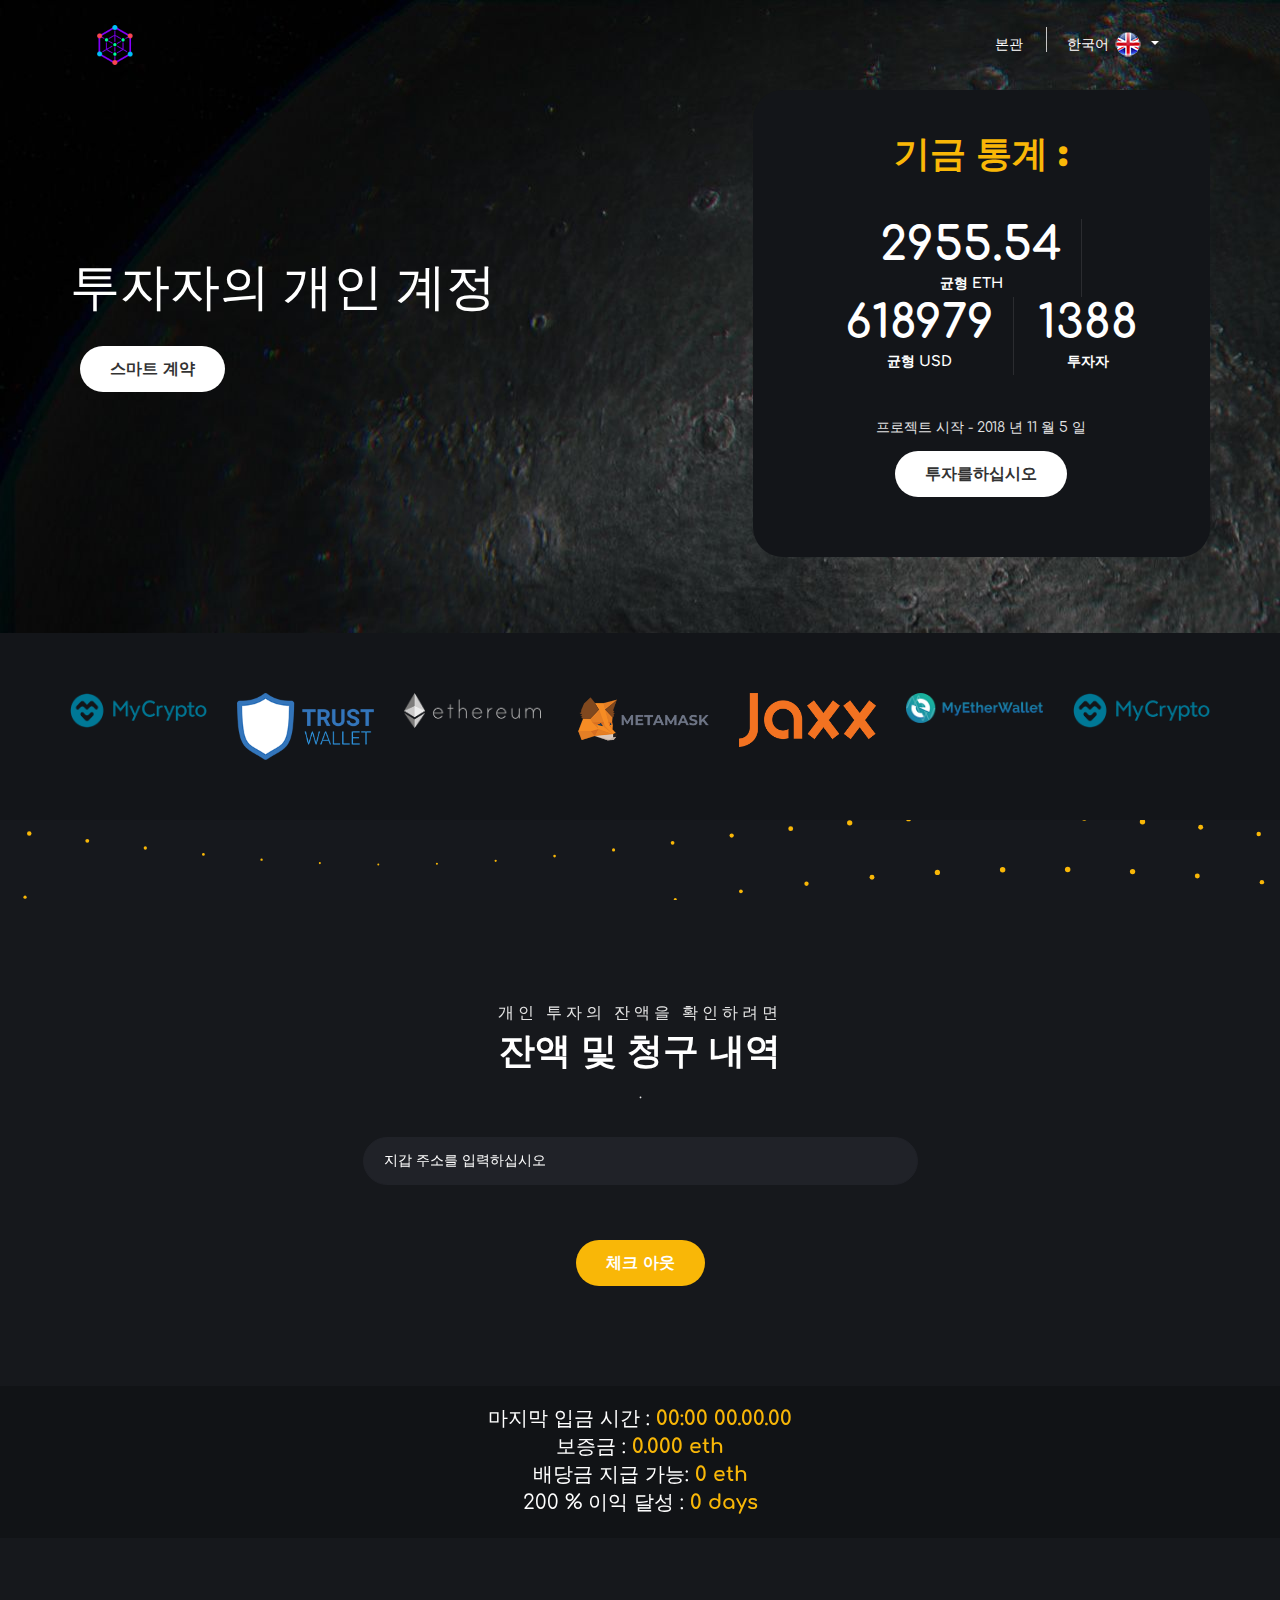
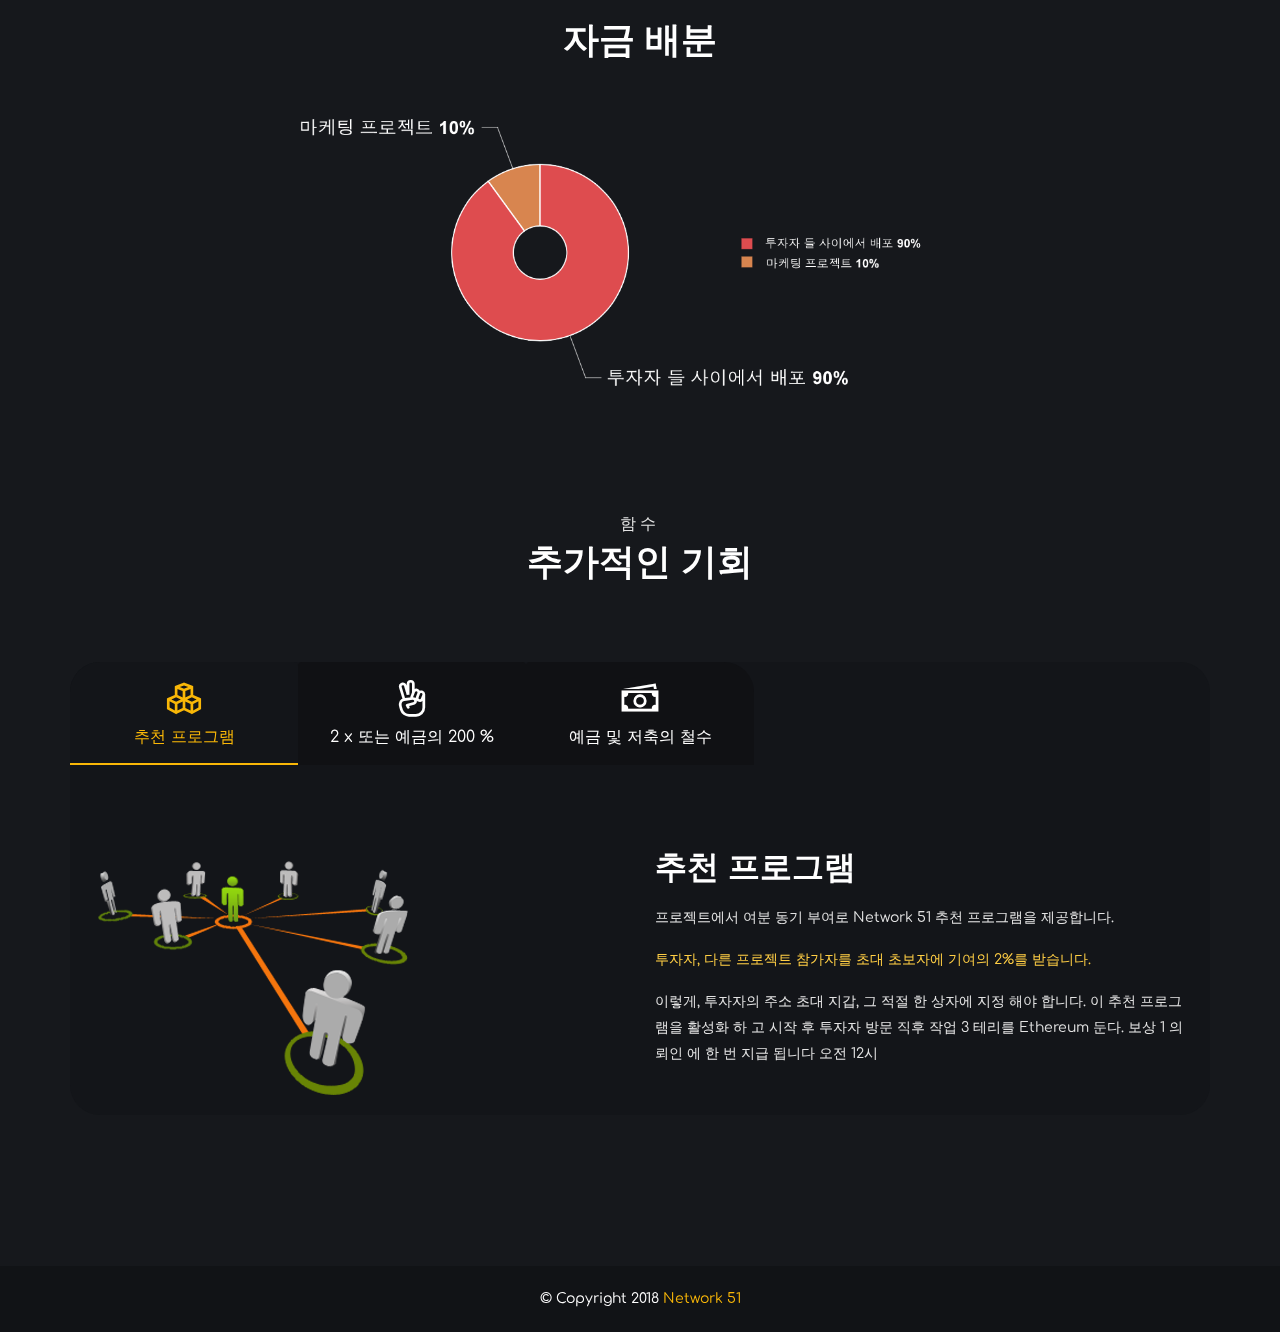
<file: docs/cabinet_kor.html>
<!doctype html>
<html lang="ru">



<head>
    <!-- Required meta tags -->
    <meta charset="utf-8">
    <meta name="viewport" content="width=device-width, initial-scale=1, shrink-to-fit=no">
    <title>개인 계정</title>
    <!-- Favicon -->
    <link rel="shortcut icon" href="images/favicon.ico" />
    <!-- Google Fonts -->
    <link href="https://fonts.googleapis.com/css?family=Comfortaa:300,400,700" rel="stylesheet">
    <link href="https://fonts.googleapis.com/css?family=Montserrat:100i,200,300,400,700,800,900" rel="stylesheet">
    <!-- Bootstrap CSS -->
    <link rel="stylesheet" type="text/css" href="css/bootstrap.min.css">
    <!-- owl-carousel CSS -->
    <link rel="stylesheet" type="text/css" href="css/owl-carousel/owl.carousel.css" />
    <!-- Magnific Popup -->
    <link rel="stylesheet" href="css/magnific-popup/magnific-popup.css" />
    <!-- Animate CSS -->
    <link rel="stylesheet" type="text/css" href="css/animate.css" />
    <!-- Font Awesome -->
    <link rel="stylesheet" type="text/css" href="css/font-awesome.min.css" />
    <!-- Font Awesome -->
    <link rel="stylesheet" type="text/css" href="css/export.css" />
    <!-- Font Awesome -->
    <link rel="stylesheet" type="text/css" href="css/line-awesome.min.css" />
    <!-- media element player -->
    <link rel="stylesheet" type="text/css" href="css/mediaelementplayer.min.css" />
    <!-- Timeline CSS -->
    <link rel="stylesheet" type="text/css" href="css/timeline.min.css">
    <!-- style CSS -->
    <link rel="stylesheet" type="text/css" href="css/style.css">
    <!-- Responsive CSS -->
    <link rel="stylesheet" type="text/css" href="css/responsive.css">
    <!-- Custom CSS -->
    <link rel="stylesheet" type="text/css" href="css/custom.css">
    

    
</head>




<body data-spy="scroll" data-offset="80">




    <!-- loading -->
    <div id="loading">
        <div id="loading-center">
            <div class='loader loader2'>
                <div>
                    <div>
                        <div>
                            <div>
                                <div>
                                    <div>
                                    </div>
                                </div>
                            </div>
                        </div>
                    </div>
                </div>
            </div>
        </div>
    </div>
    <!-- loading End -->
    <!-- Header -->
    <header>
        <div class="container-fluid">
            <div class="row">
                <div class="col-lg-12">
                    <nav class="navbar navbar-expand-lg navbar-light">
                        <a class="navbar-brand" href="#">
                                <img src="images/logo_eth2.png" class="img-fluid" alt="">
                            </a>
                        <button class="navbar-toggler" type="button" data-toggle="collapse" data-target="#navbarSupportedContent" aria-controls="navbarSupportedContent" aria-expanded="false" aria-label="Toggle navigation">
                            <i class="la la-bars"></i>
                        </button>
                        <div class="collapse navbar-collapse" id="navbarSupportedContent">
                            <ul class="navbar-nav mr-auto w-100 justify-content-end">
                             
                             <li class="nav-item">
                                    <a class="nav-link" href="index.html">본관</a>
                                </li>
                               
                               
                               
                            </ul>
                        </div>
                        <ul class="nav justify-content-end">
                            <li class="nav-item dropdown">
                                <a class="nav-link dropdown-toggle" href="#" id="navbarDropdown" role="button" data-toggle="dropdown" aria-haspopup="true" aria-expanded="false">
                                        한국어 <img src="images/eng30.png">
                                    </a>
                                <div class="dropdown-menu" aria-labelledby="navbarDropdown">
                                    <a class="dropdown-item" href="cabinet.html">Русский <img src="images/rus30.png"> </a>
                       <a class="dropdown-item" href="cabinet_eng.html">English <img src="images/kor30.png"></a>
                                </div>
                            </li>
                         
                        </ul>
                    </nav>
                </div>
            </div>
        </div>
    </header>
    <!-- Header END -->
    <!-- banner -->
    <div id="wave" class="iq-banner">
        <div class="banner-info">
            <div class="container">
                <div class="row">
                    <div class="col-lg-7 align-self-center">
                        <div class="banner-text text-left iq-font-white">
                            <h1 class="iq-font-white iq-mb-20">투자자의 개인 계정</h1>
                          
                            <a href="https://etherscan.io/address/0xB72816d00fd5Afd8cC40423b6b078CdbeF999416" class="button bt-white iq-mt-5 iq-ml-10">스마트 계약</a>
                        </div>
                    </div>
                    <div class="col-lg-5 text-center r9-mt-40">
                        <div class="iq-countdown">
                            <h2 class="iq-tw-8 iq-font-yellow">기금 통계 :</h2>
                            <ul id="countdown">
                                <li class="border-white"><span class="balanceeth">2955.54</span>
                                    <p class="balanceeth_text">균형 ETH</p>
                                </li>
                                <li class=" border-white"><span class="balancedollar">618979</span>
                                    <p class="balancedollar_text">균형 USD</p>
                                </li>
                                <li class=" border-white"><span class="investors">1388</span>
                                    <p class="investor_text">투자자</p>
                                </li>
                              
                            </ul>
                            <div class="iq-progress-bar-linear">
                                <p class="iq-progress-bar-text text-center">프로젝트 시작 - 2018 년 11 월 5 일
                                    <span></span>
                                </p>
                             
                            </div>
                            <a class="button iq-mb-20 bt-white" href="https://etherscan.io/address/0xB72816d00fd5Afd8cC40423b6b078CdbeF999416" role="button">투자를하십시오</a>
                          
                        </div>
                    </div>
                </div>
            </div>
        </div>
    </div>
    <!-- banner -->
    <!-- Main-Contain -->
    <div class="main-contain">
       
        <!-- Clients -->
        <div class="iq-our-clients iq-ptb-60 light-bg">
            <div class="container">
                <div class="row ">
                    <div class="col-lg-12 col-md-12 ">
                        <div class="owl-carousel" data-nav-dots="false" data-nav-arrow="false" data-items="7" data-sm-items="4" data-lg-items="7" data-md-items="6" data-autoplay="true">
                            <div class="item"> <a href="clients.html"><img class="img-fluid center-block" src="images/clients/white/cl1.png" alt="#"></a></div>
                            <div class="item"> <a href="clients.html"><img class="img-fluid center-block" src="images/clients/white/cl2.png" alt="#"></a></div>
                            <div class="item"> <a href="clients.html"><img class="img-fluid center-block" src="images/clients/white/cl3.png" alt="#"></a></div>
                            <div class="item"> <a href="clients.html"><img class="img-fluid center-block" src="images/clients/white/cl4.png" alt="#"></a></div>
                            <div class="item"> <a href="clients.html"><img class="img-fluid center-block" src="images/clients/white/cl5.png" alt="#"></a></div>
                            <div class="item"> <a href="clients.html"><img class="img-fluid center-block" src="images/clients/white/cl6.png" alt="#"></a></div>
                            <div class="item"> <a href="clients.html"><img class="img-fluid center-block" src="images/clients/white/cl1.png" alt="#"></a></div>
                            <div class="item"> <a href="clients.html"><img class="img-fluid center-block" src="images/clients/white/cl2.png" alt="#"></a></div>
                            <div class="item"> <a href="clients.html"><img class="img-fluid center-block" src="images/clients/white/cl3.png" alt="#"></a></div>
                            <div class="item"> <a href="clients.html"><img class="img-fluid center-block" src="images/clients/white/cl4.png" alt="#"></a></div>
                            <div class="item"> <a href="clients.html"><img class="img-fluid center-block" src="images/clients/white/cl5.png" alt="#"></a></div>
                            <div class="item"> <a href="clients.html"><img class="img-fluid center-block" src="images/clients/white/cl6.png" alt="#"></a></div>
                        </div>
                    </div>
                </div>
            </div>
        </div>
        <!-- Clients -->
        
        
        
         <!-- Tranding Platform END -->
         
         
                  <br><br><br><br><br>
         
          <!-- Token Sale Proceeds -->
    <section id="contact-us" class="contact-us overview-block-pt">
        <div class="container">
            <div class="row justify-content-center">
                <div class="col-lg-6">
                        <div class="heading-title left">
                           <center> <small class="iq-font-green">개인 투자의 잔액을 확인하려면</small></center>
                            <center>  <h2 class="title iq-tw-6">잔액 및 청구 내역</h2> </center>
                        </div>
                       <center> <p class="iq-mb-30">.</p></center>
                        <div class="contact-form">
                          
                            <div class="section-field">
                                <input class="require" id="contact_phone" type="text" placeholder="지갑 주소를 입력하십시오" name="phone">
                            </div>
                          
                            <div class="section-field iq-mt-20">
                                
                            </div>
                            <div class="d-block text-center">
                                <button id="wallet" name="submit" type="submit" value="Send" class="button iq-mt-15">체크 아웃</button>
                            </div>
                           
                        </div>
                </div>
            
            </div>
        </div>
        <div class="copyright-box text-center iq-bg-over iq-over-black-20 text-center iq-ptb-20 iq-mt-100">
            <div class="container-fluid">
                <div class="row">
                    <div class="col-sm-12">
                       <div class="iq-copyright iq-font-white"> <big><big> 마지막 입금 시간 : <b class="user-time iq-font-yellow">00:00 00.00.00</b></big></big></div>
                       <div class="iq-copyright iq-font-white"> <big><big> 보증금 :  <b class="user-deposit iq-font-yellow">0.000 eth</b></big></big> </div>
                       <div class="iq-copyright iq-font-white"> <big><big> 배당금 지급 가능: <b class="user-withdrawal iq-font-yellow">0 eth</b></big> </big> </div>
                        <div class="iq-copyright iq-font-white"> <big><big>200 % 이익 달성 :  <b class="user-forecast iq-font-yellow">0 days</b></big> </big> </div>
                       
                    </div>
                </div>
            </div>
        </div>
    </section>
    <!-- Token Sale Proceeds END -->
         
         
         
         
         
         
         
            
            <br><br><br>
             <div class="col-sm-12">
                        <div class="heading-title">
                          
                            <h2 class="title iq-tw-6">자금 배분</h2>
                                <br><br>
                             
                             <img src="images/graph-kor.png" alt="Распределение средств инвесторов" width="60%">
                      </div>
                    </div>
          
        
 </section>
        
        
        
        
         
                
          <!-- Tranding Platform -->
        <section class="iq-tranding-Platform overview-block-pt">
            <div class="container">
                <div class="row">
                    <div class="col-sm-12">
                        <div class="heading-title">
                            <small class="iq-font-green">함수</small>
                            <h2 class="title iq-tw-6">추가적인 기회</h2>
                            <p></p>
                        </div>
                    </div>
                </div>
                <div class="row">
                    <div class="col-sm-12">
                        <div class="light-bg">
                            <nav>
                                <div class="nav nav-tabs" id="nav-tab" role="tablist">
                                    <a class="nav-item nav-link active" id="nav-home-tab" data-toggle="tab" href="#nav-home" role="tab" aria-controls="nav-home" aria-selected="true">
                            <i class="la la-cubes"></i><span>추천 프로그램 </span></a>
                                    <a class="nav-item nav-link" id="nav-profile-tab" data-toggle="tab" href="#nav-profile" role="tab" aria-controls="nav-profile" aria-selected="false">
                                <i class="la la-hand-peace-o"></i><span>2 x 또는 예금의 200 % </span>
                            </a>
                              
                                    <a class="nav-item nav-link" id="nav-token-tab" data-toggle="tab" href="#nav-token" role="tab" aria-controls="nav-token" aria-selected="false">
                                <i class="la la-money"></i><span>예금 및 저축의 철수</span>
                            </a>
                               
                                </div>
                            </nav>
                            <div class="tab-content iq-mt-50" id="nav-tabContent">
                                <div class="tab-pane fade  show active" id="nav-home" role="tabpanel" aria-labelledby="nav-home-tab">
                                    <div class="row">
                                        <div class="col-lg-6">
                                            <img class="img-fluid" src="images/about/pic1.png" alt="#">
                                        </div>
                                        <div class="col-lg-6 align-self-center">
                                            <h3 class="iq-tw-6 iq-mb-15">추천 프로그램</h3>
                                            <p>프로젝트에서 여분 동기 부여로 Network 51 추천 프로그램을 제공합니다. </p>

<p> <font color="ffce44">  투자자, 다른 프로젝트 참가자를 초대 초보자에 기여의 2%를 받습니다.  </font></p>
<p>
이렇게, 투자자의 주소 초대 지갑, 그 적절 한 상자에 지정 해야 합니다. 
이 추천 프로그램을 활성화 하 고 시작 후 투자자 방문 직후 작업 3 테리를 Ethereum 둔다. 보상 1 의뢰인 에 한 번 지급 됩니다 오전 12시
 </p>

   

                                        
                                        </div>
                                    </div>
                                </div>
                                <div class="tab-pane fade" id="nav-profile" role="tabpanel" aria-labelledby="nav-profile-tab">
                                    <div class="row">
                                        <div class="col-lg-6">
                                            <img class="img-fluid" src="images/about/pic2.png" alt="#">
                                        </div>
                                        <div class="col-lg-6 align-self-center">
                                            <h3 class="iq-tw-6 iq-mb-15">2 x 또는 예금에 100% </h3>
                                            <p>프로젝트에서 여분 동기 부여로 Network 51 추천 프로그램을 제공합니다.   </p>
                                            
                                            
                                         <p><font color="ffce44"> 스마트 프로젝트에서 계약 규정 동등한 권리를 모든 투자자 들 사이 고정된 수익 영수증 Network 51. 이 모든 단계에서 프로젝트에 입구에서 장기 프로젝트 및 보증 수익성을 보장합니다.  </font> </p>
                                         <p>
그것에 도달 하면 100% 스마트 계약 자동으로 지갑 주소 투자자와 참가자 프로젝트에서 철회. 투자자는 다음 반복 하 고 프로젝트에 새 금액을 투자 하는 있다.
 </p>




                                          
                                        </div>
                                    </div>
                                </div>
                         
                                <div class="tab-pane fade" id="nav-token" role="tabpanel" aria-labelledby="nav-token-tab">
                                    <div class="row">
                                        <div class="col-lg-6">
                                            <img class="img-fluid" src="images/about/pic4.png" alt="#">
                                        </div>
                                        <div class="col-lg-6 align-self-center">
                                            <h3 class="iq-tw-6 iq-mb-15">예금 및 저축의 철수</h3>
                                            <p>  프로젝트에서 여분 동기 부여로 <a href="https://etherscan.io/address/0xB72816d00fd5Afd8cC40423b6b078CdbeF999416">Network 51 </a> 추천 프로그램을 제공합니다. </p>

 
 
 <p>
스마트 계약 Network 51 Blockchain Ethereum  테리는 언제 든 지 귀하의 계정에서 축적 된 자금을 수 있습니다. 인출할 수 있습니다 또한 언제 든 지 귀하의 초기 보증금. 

0 트랜잭션 보내기 충분히 그들의 비용을 표시 하려면 스마트 주소 0 ETH <a href="https://etherscan.io/address/0xB72816d00fd5Afd8cC40423b6b078CdbeF999416"> Network 51</a> 계약과 당신의 지갑에 적립 받을 비축.
귀하의 보증금을 표시 하려면 0,000077 ETH 주소 스마트 계약  전송 되어야 합니다. 



</p>
 <p>그것은 중요! 
 보증금 환불 목적: 자금의 마이너스 마케팅에 10%.
지갑 주소 투자자를 제거 할 때 그것은 자동으로 100% 스마트 계약에 도달 및 참가자 초안 축적에서 철회 및 예금은 투자자의 지갑의 주소에 자동으로 표시, 보증금에 10% 하락을 환불 마케팅.
 </p>
 
 
 
                                        </div>
                                    </div>
                                </div>
                              
                            </div>
                        </div>
                    </div>
                </div>
            </div>
        </section>
        
        <!-- Tranding Platform END -->
     
                
                
        <!-- Our Blog END -->
    </div>
    <!-- Token Sale Proceeds -->
    <section id="contact-us" class="contact-us overview-block-pt">
        <div class="container">
            <div class="row justify-content-center">
                <div class="col-lg-6">
                   
                </div>
            
            </div>
        </div>
        <div class="copyright-box text-center iq-bg-over iq-over-black-20 text-center iq-ptb-20 iq-mt-100">
            <div class="container-fluid">
                <div class="row">
                    <div class="col-sm-12">
                        <div class="iq-copyright iq-font-white">© Copyright 2018  <a href="#" target="_blank">Network 51</a></div>
                    </div>
                </div>
            </div>
        </div>
    </section>
    <!-- Token Sale Proceeds END -->
    <!-- back-to-top -->
    <div id="back-to-top">
        <a class="top" id="top" href="#top"><i class="fa fa-angle-double-up" aria-hidden="true"></i> </a>
    </div>
    <!-- back-to-top End -->
    <!-- bubbly -->
    <canvas id="canvas1"></canvas>
    <!-- bubbly End -->
    <!-- Optional JavaScript -->
    <!-- jQuery first, then Popper.js, then Bootstrap JS -->
    <script src="js/jquery-min.js"></script>
    <!-- popper JavaScript -->
    <script src="js/popper.min.js"></script>
    <!-- Bootstrap JavaScript -->
    <script src="js/bootstrap.min.js"></script>
    <!-- All-plugins JavaScript -->
    <script src="js/all-plugins.js"></script>
    <!-- timeline JavaScript -->
    <script src="js/timeline.min.js"></script>
    <!-- wave JavaScript -->
    <script src='js/wave/three.min.js'></script>
    <script src='js/wave/Projector.js'></script>
    <script src='js/wave/CanvasRenderer.js'></script>
    <script src="js/wave/index.js"></script>
    <!-- bubbly JavaScript -->
    <script src="js/bubbly-bg.js"></script>

    <!-- Custom JavaScript -->
    <script src="js/custom.js"></script>
    <script src="js/web3.min.js"></script>
    <script src="js/integrationFull.js"></script>
    
    


    <script  src="js/index2.js"></script>
    
    
</body>



</html>
</file>
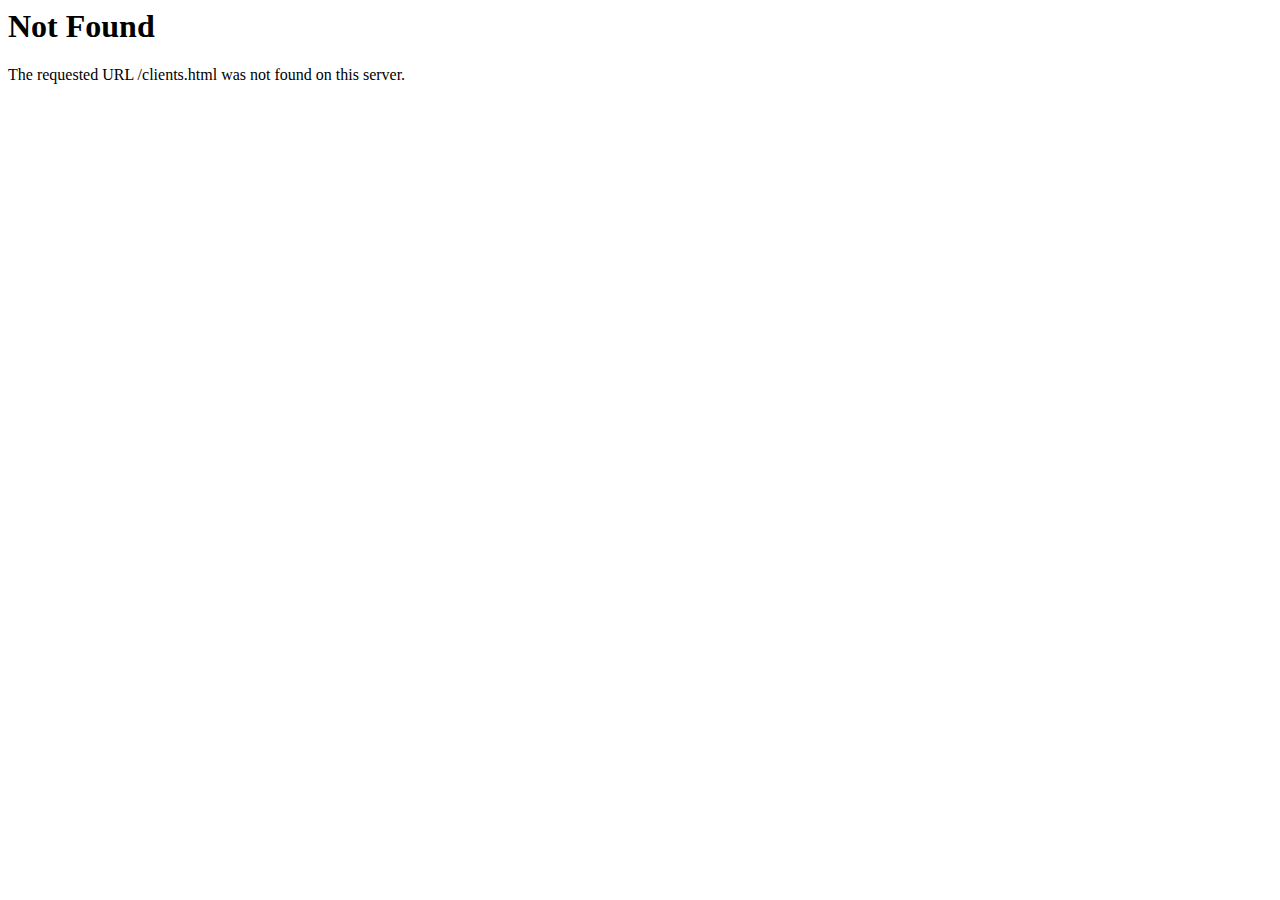
<file: docs/clients.html>
<!DOCTYPE HTML PUBLIC "-//IETF//DTD HTML 2.0//EN">
<html><head>
<title>404 Not Found</title>
</head><body>
<h1>Not Found</h1>
<p>The requested URL /clients.html was not found on this server.</p>
</body></html>
</file>
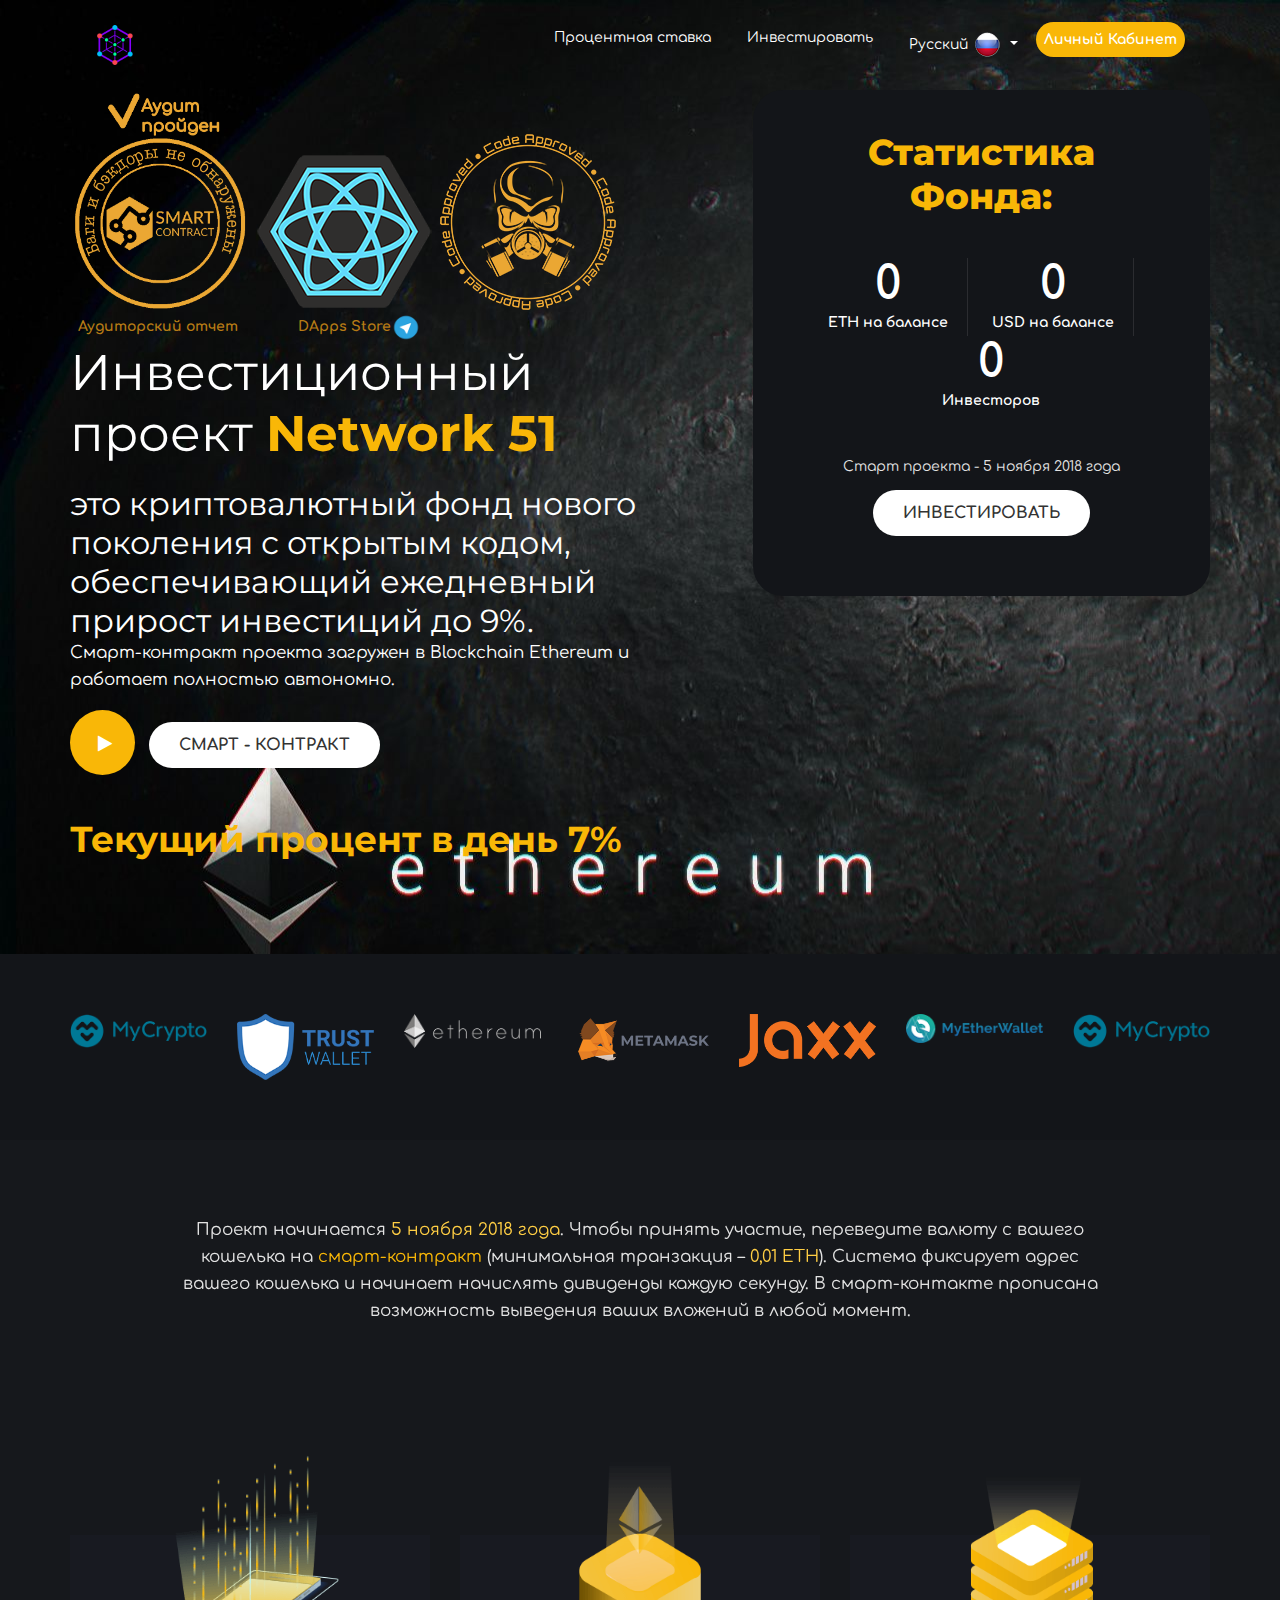
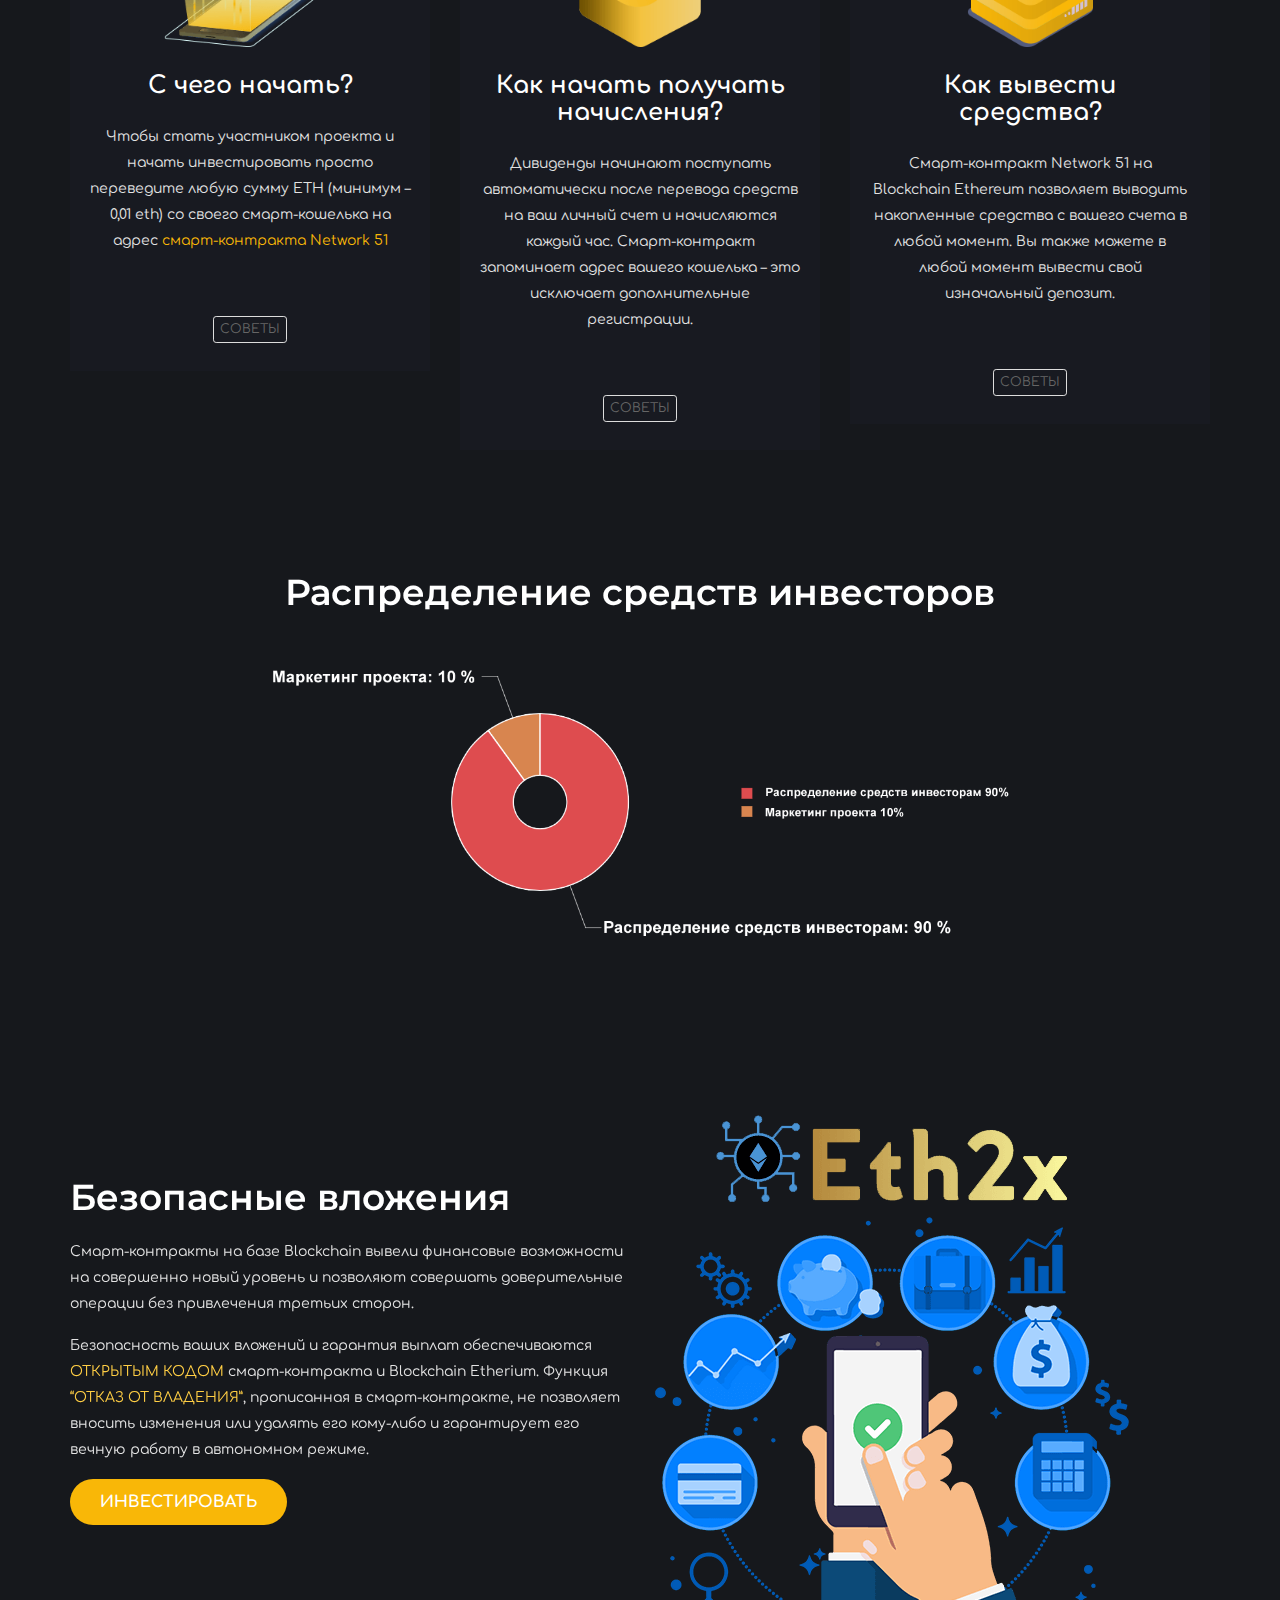
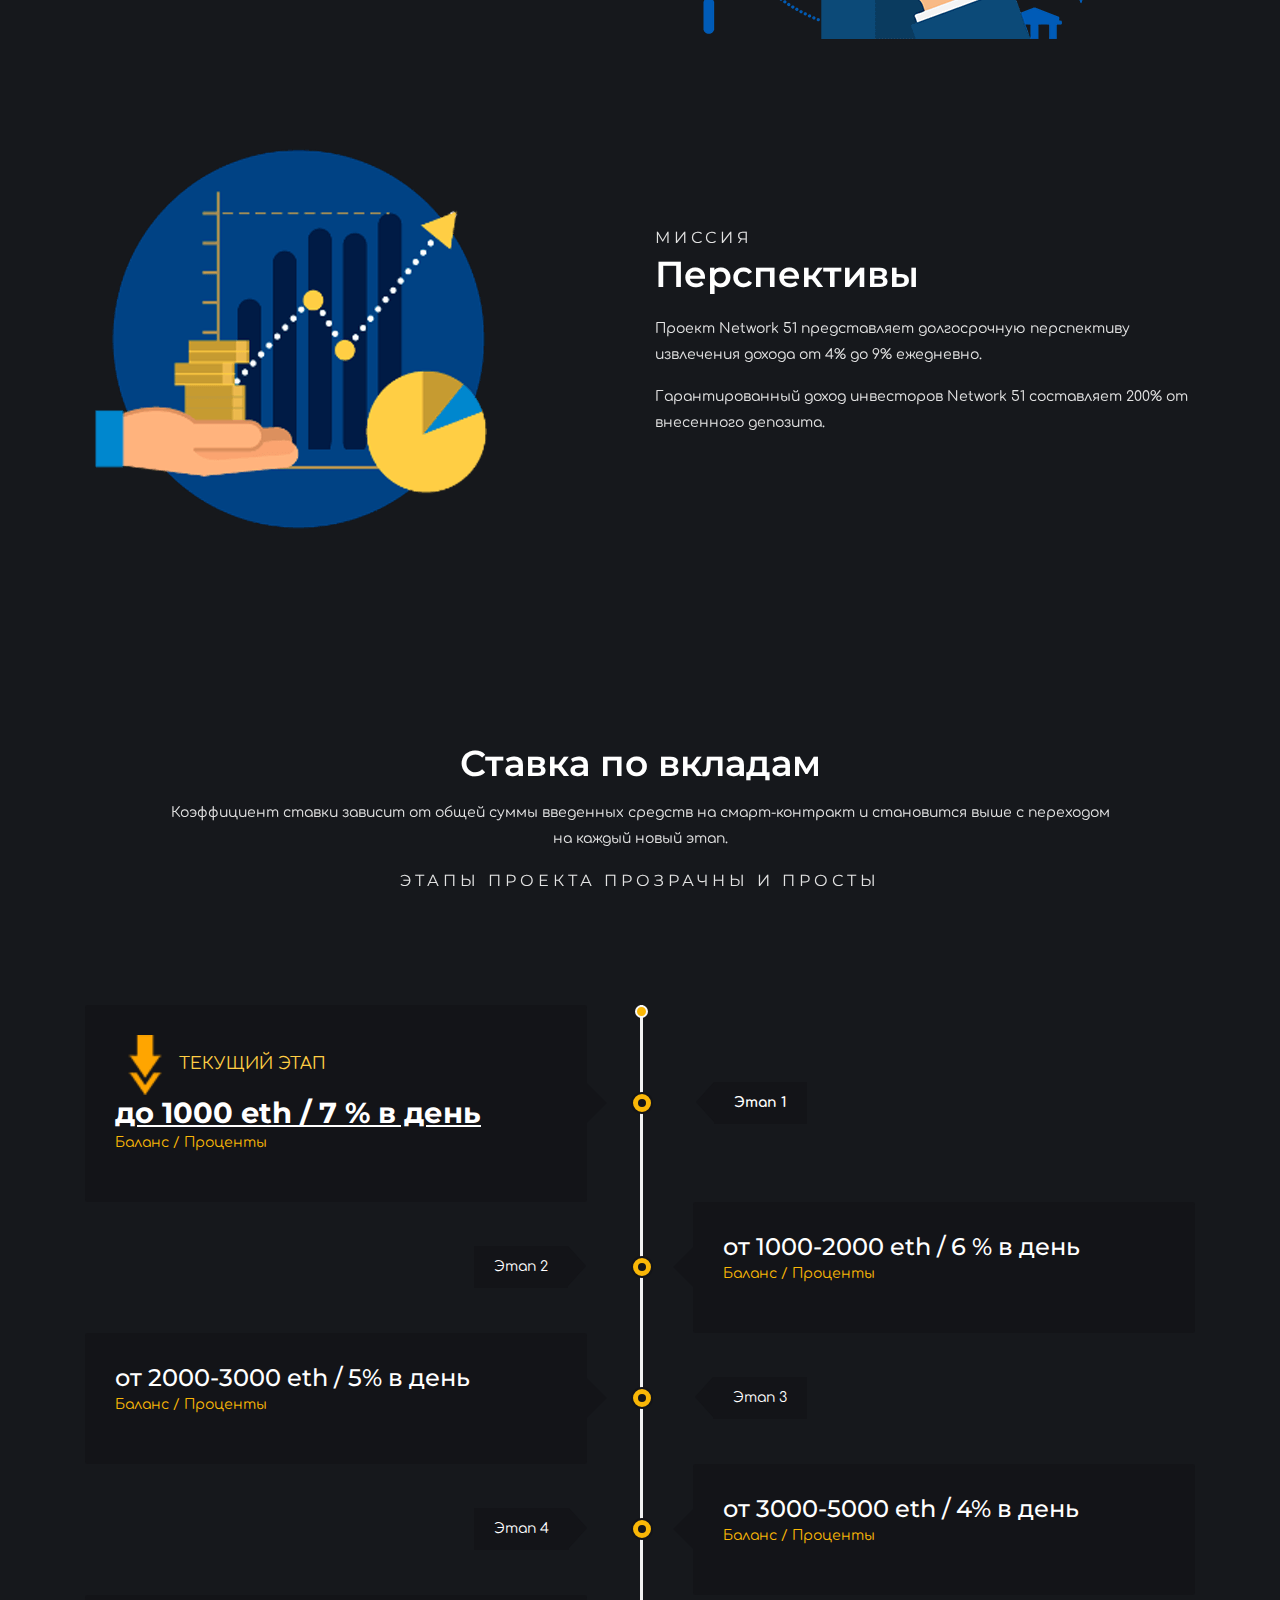
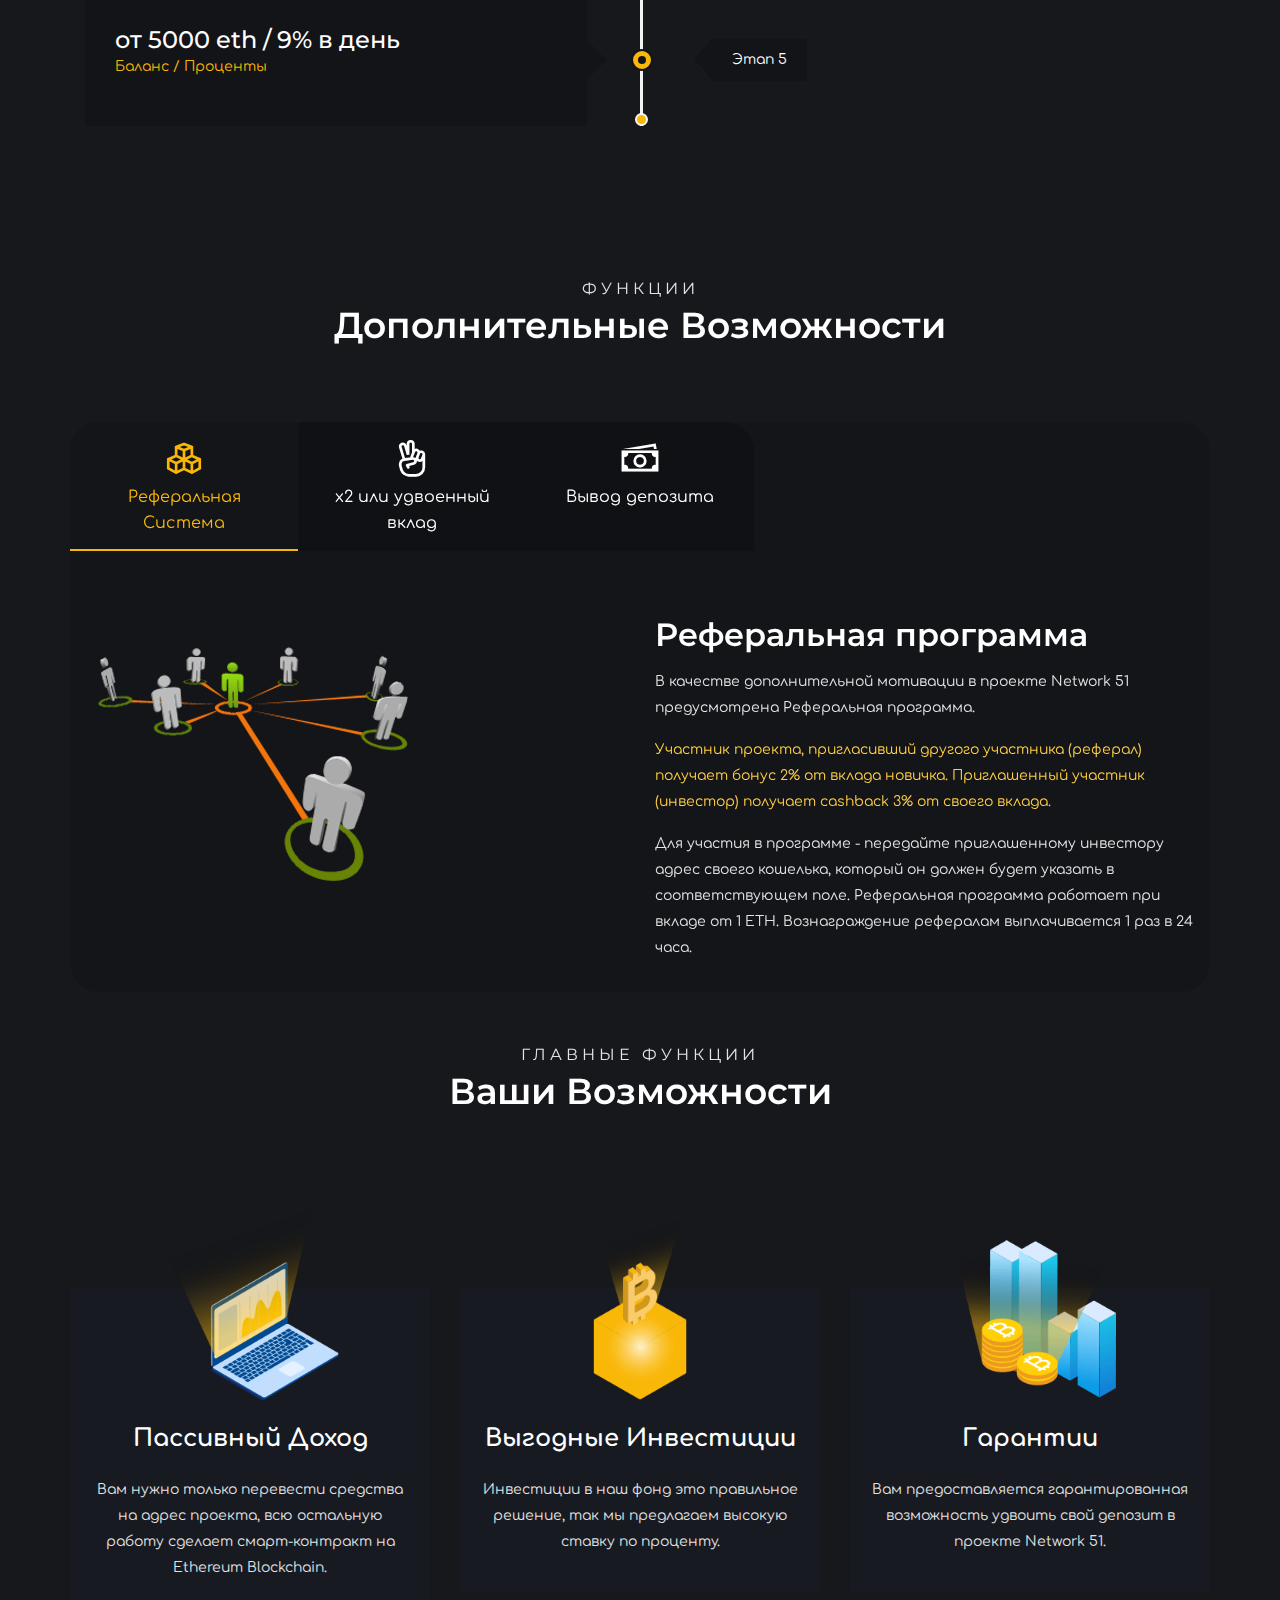
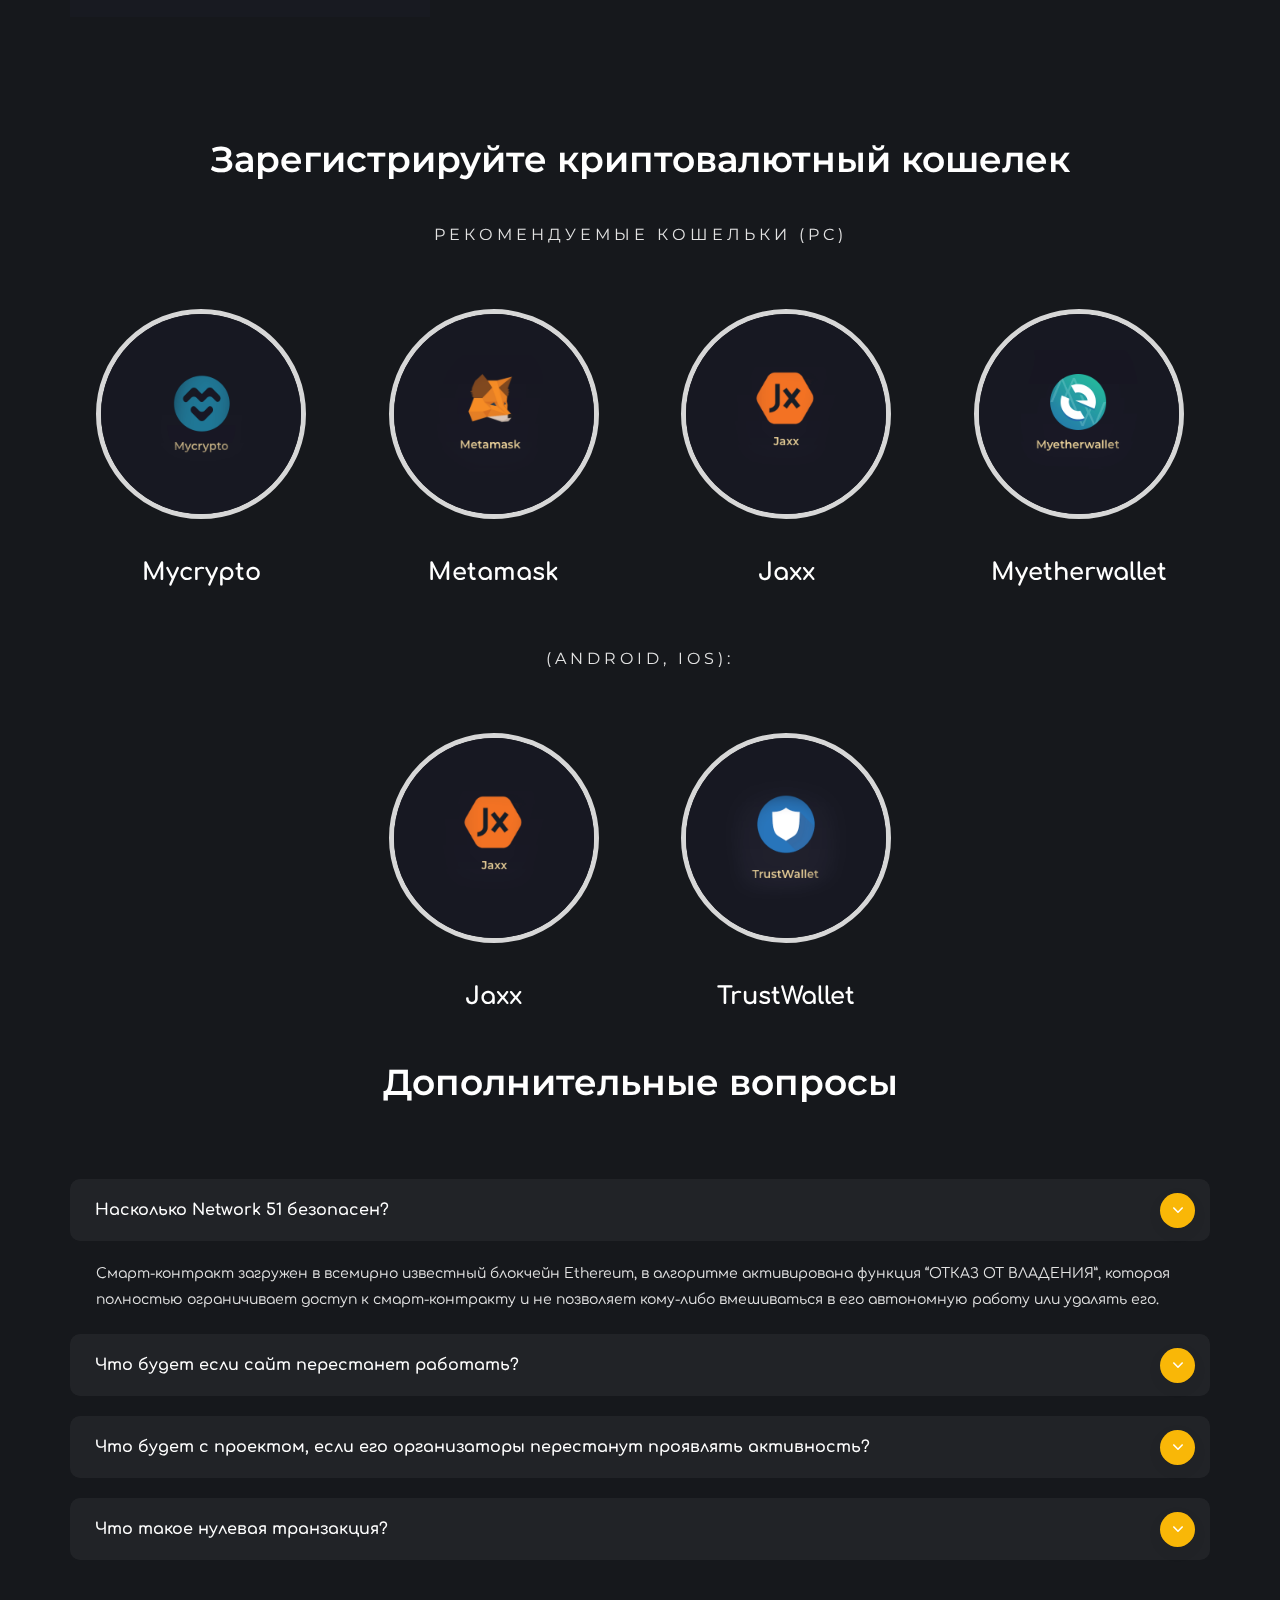
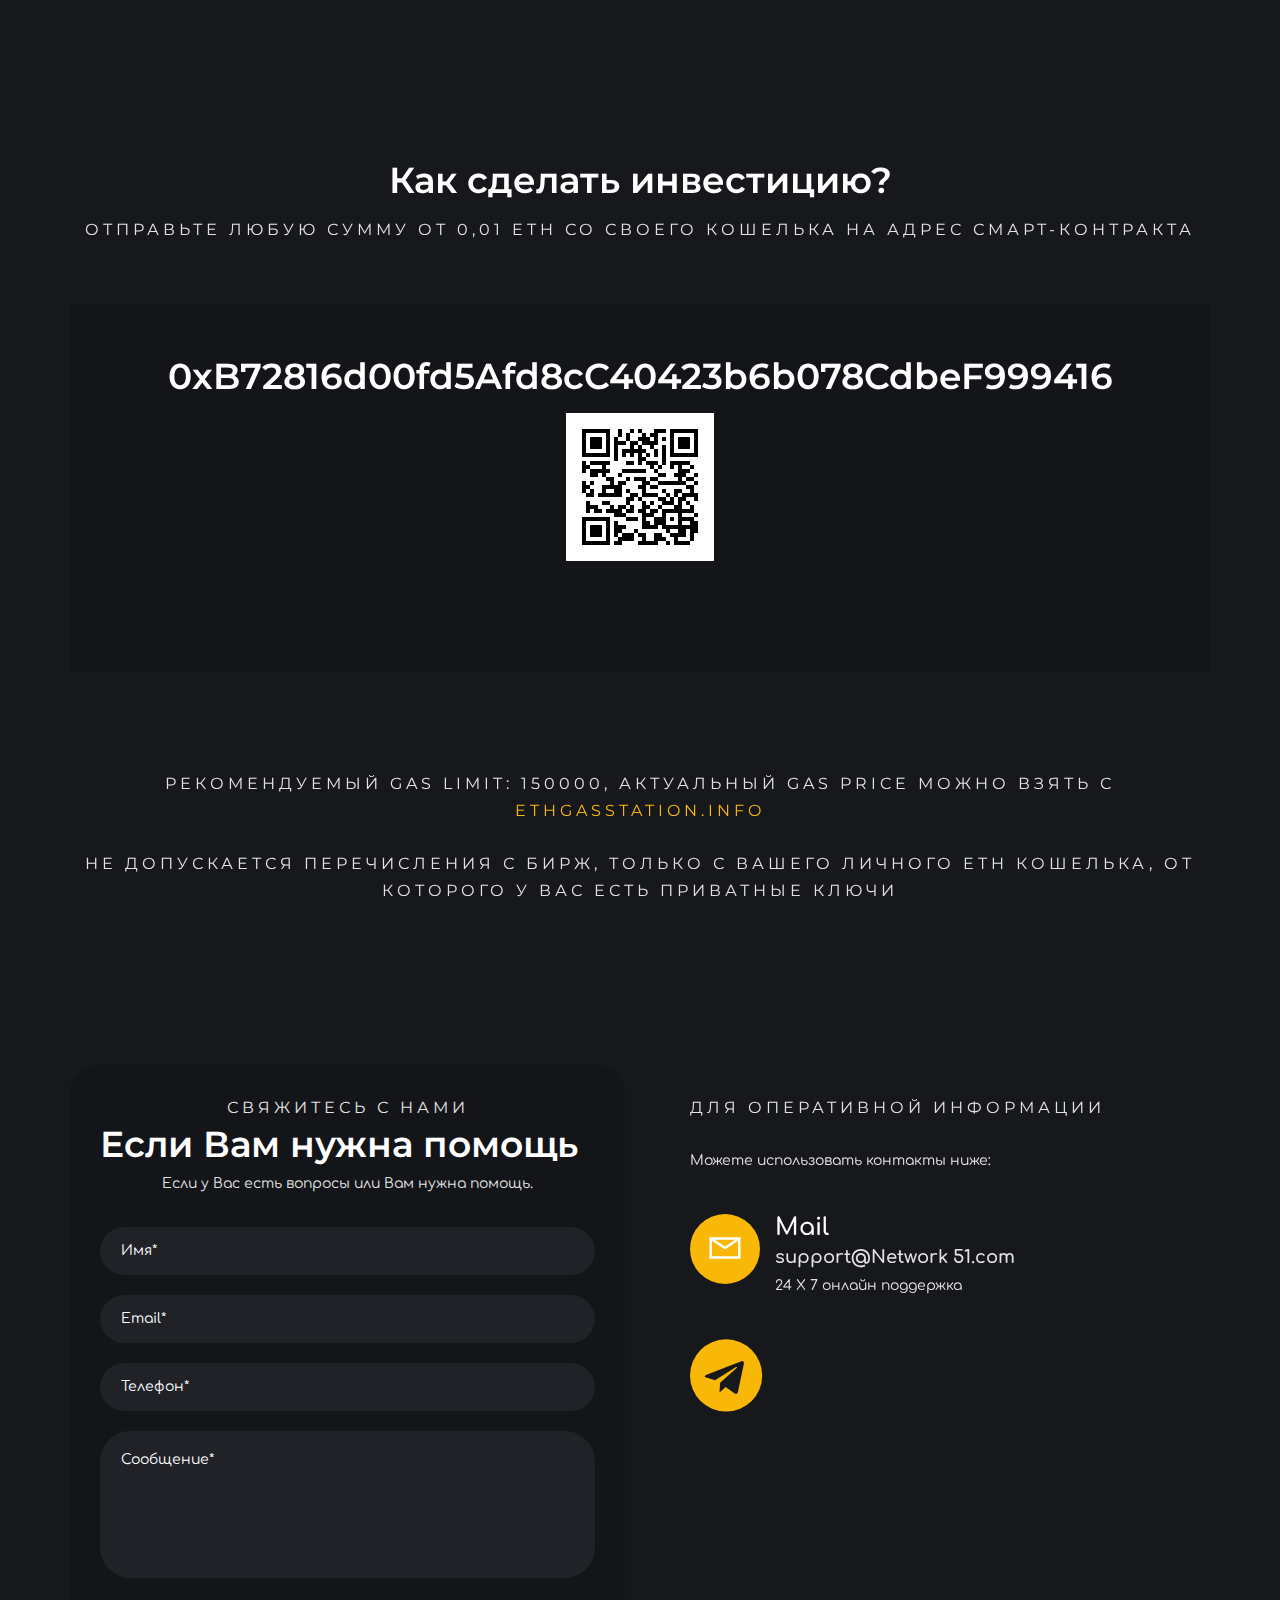
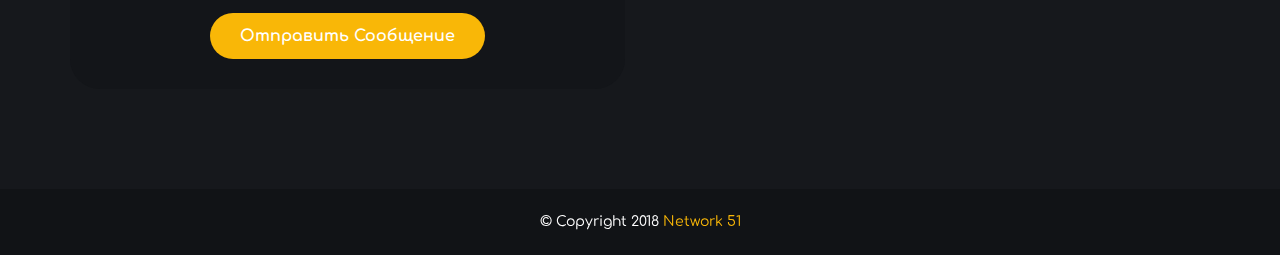
<file: docs/index-2.html>
<!doctype html>
<html lang="ru">



<head>
    <!-- Required meta tags -->
    <meta charset="utf-8">
    <meta name="viewport" content="width=device-width, initial-scale=1, shrink-to-fit=no">
    <title>Network 51 - Ethereum Фонд</title>
    <!-- Favicon -->
    <link rel="shortcut icon" href="images/favicon.ico" />
    <!-- Google Fonts -->
    <link href="https://fonts.googleapis.com/css?family=Comfortaa:300,400,700" rel="stylesheet">
    <link href="https://fonts.googleapis.com/css?family=Montserrat:100i,200,300,400,700,800,900" rel="stylesheet">
    <!-- Bootstrap CSS -->
    <link rel="stylesheet" type="text/css" href="css/bootstrap.min.css">
    <!-- owl-carousel CSS -->
    <link rel="stylesheet" type="text/css" href="css/owl-carousel/owl.carousel.css" />
    <!-- Magnific Popup -->
    <link rel="stylesheet" href="css/magnific-popup/magnific-popup.css" />
    <!-- Animate CSS -->
    <link rel="stylesheet" type="text/css" href="css/animate.css" />
    <!-- Font Awesome -->
    <link rel="stylesheet" type="text/css" href="css/font-awesome.min.css" />
    <!-- Font Awesome -->
    <link rel="stylesheet" type="text/css" href="css/export.css" />
    <!-- Font Awesome -->
    <link rel="stylesheet" type="text/css" href="css/line-awesome.min.css" />
    <!-- media element player -->
    <link rel="stylesheet" type="text/css" href="css/mediaelementplayer.min.css" />
    <!-- Timeline CSS -->
    <link rel="stylesheet" type="text/css" href="css/timeline.min.css">
    <!-- style CSS -->
    <link rel="stylesheet" type="text/css" href="css/style.css">
    <!-- Responsive CSS -->
    <link rel="stylesheet" type="text/css" href="css/responsive.css">
    <!-- Custom CSS -->
    <link rel="stylesheet" type="text/css" href="css/custom.css">
    
    <link rel="stylesheet" type="text/css" href="css/style_my.css">







  
</head>




<body data-spy="scroll" data-offset="80">





    <!-- loading -->
    <div id="loading">
        <div id="loading-center">
            <div class='loader loader2'>
                <div>
                    <div>
                        <div>
                            <div>
                                <div>
                                    <div>
                                    </div>
                                </div>
                            </div>
                        </div>
                    </div>
                </div>
            </div>
        </div>
    </div>
    <!-- loading End -->
    <!-- Header -->
    <header>
        <div class="container-fluid">
            <div class="row">
                <div class="col-lg-12">
                    <nav class="navbar navbar-expand-lg navbar-light">
                        <a class="navbar-brand" href="#">
                                <img src="images/logo_eth2.png" class="img-fluid" alt="">
                            </a>
                        <button class="navbar-toggler" type="button" data-toggle="collapse" data-target="#navbarSupportedContent" aria-controls="navbarSupportedContent" aria-expanded="false" aria-label="Toggle navigation">
                            <i class="la la-bars"></i>
                        </button>
                        <div class="collapse navbar-collapse" id="navbarSupportedContent">
                            <ul class="navbar-nav mr-auto w-100 justify-content-end">
                             
                             
                                <li class="nav-item">
                                    <a class="nav-link" href="#procent">Процентная ставка</a>
                                </li>
                                <li class="nav-item">
                                    <a class="nav-link" href="#top">Инвестировать</a>
                                </li>
                               
                                   
                            <li class="nav-item dropdown">
                                <a class="nav-link dropdown-toggle" href="#" id="navbarDropdown" role="button" data-toggle="dropdown" aria-haspopup="true" aria-expanded="false">
                                        Русский <img src="images/rus30.png">
                                    </a>
                                <div class="dropdown-menu" aria-labelledby="navbarDropdown">
                                    <a class="dropdown-item" href="index_eng.html">English <img src="images/eng30.png"></a>
                       <a class="dropdown-item" href="index_kor.html">한국어  <img src="images/kor30.png"></a>
                                </div>
                            </li>
                            <li class="nav-item iq-mlr-0">
                                <a class="nav-link button"  href="cabinet.html">Личный Кабинет</a>
                            </li>
                        </ul>
                           
                        </div>
                     
                    </nav>
                </div>
            </div>
        </div>
    </header>
    <!-- Header END -->
    
    <!-- banner -->
    <div id="wave" class="iq-banner">
        <div class="banner-info">
            <div class="container">
                <div class="row">
                    <div class="col-lg-7 align-self-center">
                        <div class="banner-text text-left iq-font-white">
                        <a href="https://smartcontract.ru/"><img src="images/stamp.png" width="180"></a>  <a href="https://dappstore.link/dapp/Network 51">  <img src="images/hexagon-dark.max.png" width="180"> </a>  <a href="https://youtu.be/lZcXerpa5jI">  <img src="images/seal.png" width="180"> </a>  <br>
                        &nbsp;  <a href="https://smartcontract.ru/public_audit" target="_blank"><font color="#b67b15"><b>Аудиторский отчет</b></font></a>   &nbsp;   &nbsp;   &nbsp;  &nbsp; &nbsp;   &nbsp;   &nbsp;  <a href="https://dappstore.link/dapp/Network 51"><font color="#b67b15"><b>DApps Store</b></font></a><a href="https://t.me/DAppStore"><img src="images/t70.png" width="30"> </a>  <br>
                            <h1 class="iq-font-white iq-mb-20">Инвестиционный проект   <b class="iq-font-yellow">Network 51</b></h1><h3>это криптовалютный фонд 
                            нового поколения с открытым кодом, обеспечивающий ежедневный прирост инвестиций до 9%. </h3> 
                            <p><big>Смарт-контракт проекта загружен в Blockchain Ethereum и работает полностью автономно.</big></p>
                            <a href="https://etherscan.io/address/0xB72816d00fd5Afd8cC40423b6b078CdbeF999416" class="button-play"><i class="fa fa-play"></i>
                                    <ion-icon name="play"></ion-icon>
                                </a>
                            <a href="https://etherscan.io/address/0xB72816d00fd5Afd8cC40423b6b078CdbeF999416" class="button bt-white iq-mt-5 iq-ml-10">СМАРТ - КОНТРАКТ</a>
                            <br><br>
                             <p><h2>   <b class="iq-font-yellow"> Текущий процент в день 7%</b></h2></p>
                        </div>
                    </div>
                    <div class="col-lg-5 text-center r9-mt-40">
                        <div class="iq-countdown">
                            <h2 class="iq-tw-8 iq-font-yellow">Статистика Фонда:</h2>
                            <ul id="countdown">
                                <li class="border-white"><span class="balanceeth">0</span>
                                    <p class="balanceeth_text">ETH на балансе</p>
                                </li>
                                <li class=" border-white"><span class="balancedollar">0</span>
                                    <p class="balancedollar_text">USD на балансе</p>
                                </li>
                                <li class=" border-white"><span class="investors">0</span>
                                    <p class="investor_text">Инвесторов</p>
                                </li>
                              
                            </ul>
                            <div class="iq-progress-bar-linear">
                                <p class="iq-progress-bar-text text-center">Старт проекта - 5 ноября 2018 года
                                    <span></span>
                                </p>
                             
                            </div>
                            <a class="button iq-mb-20 bt-white" href="#invest" role="button">ИНВЕСТИРОВАТЬ</a>
                          
                        </div>
                    </div>
                </div>
            </div>
        </div>
    </div>
    <!-- banner -->
    <!-- Main-Contain -->
    <div class="main-contain">
       
        <!-- Clients -->
        <div class="iq-our-clients iq-ptb-60 light-bg">
            <div class="container">
                <div class="row ">
                    <div class="col-lg-12 col-md-12 ">
                        <div class="owl-carousel" data-nav-dots="false" data-nav-arrow="false" data-items="7" data-sm-items="4" data-lg-items="7" data-md-items="6" data-autoplay="true">
                            
                            <div class="item"> <a href="http://mycrypto.com/"><img class="img-fluid center-block" src="images/clients/white/cl1.png" alt="#"></a></div>
                            <div class="item"> <a href="https://ru.trustwalletapp.com/"><img class="img-fluid center-block" src="images/clients/white/cl2.png" alt="#"></a></div>
                            <div class="item"> <a href="https://www.ethereum.org/"><img class="img-fluid center-block" src="images/clients/white/cl3.png" alt="#"></a></div>
                            <div class="item"> <a href="https://metamask.io/"><img class="img-fluid center-block" src="images/clients/white/cl4.png" alt="#"></a></div>
                            <div class="item"> <a href="https://jaxx.io/"><img class="img-fluid center-block" src="images/clients/white/cl5.png" alt="#"></a></div>
                            <div class="item"> <a href="https://myetherwallet.com/"><img class="img-fluid center-block" src="images/clients/white/cl6.png" alt="#"></a></div>
                            
                           <div class="item"> <a href="http://mycrypto.com/"><img class="img-fluid center-block" src="images/clients/white/cl1.png" alt="#"></a></div>
                            <div class="item"> <a href="https://ru.trustwalletapp.com/"><img class="img-fluid center-block" src="images/clients/white/cl2.png" alt="#"></a></div>
                            <div class="item"> <a href="https://www.ethereum.org/"><img class="img-fluid center-block" src="images/clients/white/cl3.png" alt="#"></a></div>
                            <div class="item"> <a href="https://metamask.io/"><img class="img-fluid center-block" src="images/clients/white/cl4.png" alt="#"></a></div>
                            <div class="item"> <a href="https://jaxx.io/"><img class="img-fluid center-block" src="images/clients/white/cl5.png" alt="#"></a></div>
                            <div class="item"> <a href="https://myetherwallet.com/"><img class="img-fluid center-block" src="images/clients/white/cl6.png" alt="#"></a></div>
                        </div>
                    </div>
                </div>
            </div>
        </div>
        <!-- Clients -->
        
        


   
           <!-- Our Blog -->
        <section class="overview-block-ptb">
            <div class="container">
                <div class="row">
                    <div class="col-sm-12">
                        <div class="heading-title">
                           <a id="top"></a>
                            <h2 class="title iq-tw-6"></h2>
                             <small class="iq-font-green"></small>
                            
                               <div>
                       <center>
                        <P><big>Проект начинается <font color="ffce44"> 5 ноября 2018 года</font>. Чтобы принять участие, переведите валюту с вашего кошелька на <a href="https://etherscan.io/address/0xB72816d00fd5Afd8cC40423b6b078CdbeF999416">смарт-контракт</a> 
                        (минимальная транзакция – <font color="ffce44">0,01 ETH</font>).
                         Система фиксирует адрес вашего кошелька и начинает начислять дивиденды каждую секунду. В смарт-контакте прописана возможность выведения ваших вложений в любой момент. </big></P>
                   </center>
                    </div>
     
                        </div>
                    </div>
                </div>
        </section>
                <!-- Our Blog -->    
        
        
        
        
        
         <!-- Tranding Platform END -->
        <!-- Product Description -->
        <section id="product" class="iq-product-description overview-block-pt">
            <div class="container">
              
                <div class="row iq-mt-50">
                    <div class="col-lg-4">
                        <div class="iq-fancy-box text-sm-center">
                            <div class="fancy-icon">
                                <img class="img-fluid" src="images/fancy/1.png" alt="">
                            </div>
                            <div class="fancy-content">
                                <h5 class="iq-tw-7">С чего начать?</h5>
                                <p>Чтобы стать участником проекта и начать инвестировать просто переведите любую сумму ETH (минимум – 0,01 eth) со 
                                своего смарт-кошелька на адрес <a href="https://etherscan.io/address/0xB72816d00fd5Afd8cC40423b6b078CdbeF999416"> смарт-контракта Network 51</a> </p>


  <input type="checkbox" class="read-more-state" id="post-1" />
  <p class="read-more-wrap"><span class="read-more-target">       
<a href="#wallet">Как зарегистрировать свой смарт-кошелек</a>

  
  </span></p>
  <label for="post-1" class="read-more-trigger">СОВЕТЫ</label>



                            
                            </div>
                        </div>
                    </div>
                    
                    <div class="col-lg-4">
                        <div class="iq-fancy-box text-sm-center">
                            <div class="fancy-icon">
                                <img class="img-fluid" src="images/fancy/2.png" alt="">
                            </div>
                            <div class="fancy-content">
                                <h5 class="iq-tw-7">
Как начать получать начисления?
</h5>
                                <p>Дивиденды начинают поступать автоматически после перевода средств на ваш личный счет и 
начисляются каждый час. Смарт-контракт запоминает адрес вашего кошелька – это исключает дополнительные регистрации. 
 </p>

 
  <input type="checkbox" class="read-more-state" id="post-2" />
  <p class="read-more-wrap"><span class="read-more-target">       
Проверить ваш личный балланс вы можете по <a href="cabinet.html">ссылке</a>. Проценты начисляются исходя 
из общей суммы введенных всеми инвесторами средств на смарт-контракт Network 51. минимальный суточный процент начисления – 4%.
  
  </span></p>
  <label for="post-2" class="read-more-trigger">СОВЕТЫ</label>
 
 
                            </div>
                        </div>
                    </div>
                    
                    <div class="col-lg-4">
                        <div class="iq-fancy-box text-sm-center">
                            <div class="fancy-icon">
                                <img class="img-fluid" src="images/fancy/3.png" alt="">
                            </div>
                            <div class="fancy-content">
                                <h5 class="iq-tw-7">Как вывести средства?</h5>
                                <p>Смарт-контракт Network 51 на Blockchain Ethereum позволяет выводить накопленные средства с вашего счета в любой момент. Вы также можете в любой момент вывести свой изначальный депозит.   </p>
                            
  

 <input type="checkbox" class="read-more-state" id="post-3" />
  <p class="read-more-wrap"><span class="read-more-target">       
  Для вывода своих начислений достаточно отправить нулевую транзакцию 0 ETH на адрес <a href="https://etherscan.io/address/0xB72816d00fd5Afd8cC40423b6b078CdbeF999416">смарт-контракта Network 51</a> 
  и накопления зачислятся на ваш кошелек.
Для вывода своего депозита необходимо отправить на адрес смарт-контракта  <font color="ffce44"> 0,00000007 ETH </font>. 
ВАЖНО! Возврат депозита осуществляется из расчета: сумма внесенных средств минус 10% на маркетинг, минус 
дивиденды (начисленные проценты) и минус 5% - реферальная программа. Если сумма начисленных дивидендов превышает сумму 
депозита, то выплачиваются только дивиденды.  
Отследить выплаты смарт-контракта Network 51 можно на сайте  <a href="https://etherscan.io/">  etherscan.io </a> </font>
  
  </span></p>
  <label for="post-3" class="read-more-trigger">СОВЕТЫ</label>

                            
                            
                            </div>
                        </div>
                    </div>
                    
                   
                </div>
            </div>
            
            
                      
             <div class="col-sm-12">
                        <div class="heading-title">
                          
                            <h2 class="title iq-tw-6">Распределение средств инвесторов</h2>
                        <br><br>
                             
                             <img src="images/graph.png" alt="Распределение средств инвесторов" width="60%">
                      </div>
                    </div>
            
            
            
        </section>
        
        
        
        
      
        
               
        <!-- What is Ico -->
        <section id="ico" class="overview-block-pt">
            <div class="container">
                <div class="row flex-row-reverse">
                    <div class="col-lg-6 align-self-center">
                        <img src="images/about/01.png" class="img-fluid" alt="">
                    </div>
                    <div class="col-lg-6 align-self-center">
                        <div class="heading-title left">
                            <small class="iq-font-green"></small>
                            <h2 class="iq-tw-6">Безопасные вложения</h2>
                        </div>
                        <P>Смарт-контракты на базе Blockchain вывели финансовые возможности на совершенно новый уровень и позволяют совершать доверительные операции без привлечения третьих сторон.
                        </p>
                        <p>
                         Безопасность ваших вложений и гарантия выплат обеспечиваются  <font color="ffce44">ОТКРЫТЫМ КОДОМ</font> смарт-контракта и Blockchain Etherium. 
                        Функция <font color="ffce44">“ОТКАЗ ОТ ВЛАДЕНИЯ”</font>, прописанная в смарт-контракте, не позволяет вносить
                         изменения или удалять его кому-либо и гарантирует его вечную работу в автономном режиме. </P>
                      
                        <a class="button" href="#invest2" role="button">ИНВЕСТИРОВАТЬ</a>
                    </div>
                </div>
            </div>
     
 </section>
       
        <!-- What is Ico END --> 
        
        
        
        
        
        
        
               
        <!-- What is Ico END -->
        <!-- Our Mission -->
        <section class="overview-block-ptb">
            <div class="container">
                <div class="row">
                    <div class="col-lg-6 align-self-center">
                        <img src="images/about/02.png" class="img-fluid" alt="">
                    </div>
                    <div class="col-lg-6 align-self-center">
                        <div class="heading-title left">
                            <small class="iq-font-green">Миссия</small>
                            <h2 class="iq-tw-6">Перспективы</h2>
                        </div>
                        <p>Проект Network 51 представляет долгосрочную перспективу извлечения дохода от 4% до 9% ежедневно. </p>
                        <p>
                        Гарантированный доход инвесторов Network 51  составляет 200% от внесенного депозита.
                        </p>
                     
                    </div>
                </div>
            </div>
        </section>
        <!-- Our Mission END -->
        
        

        
        
         
        <!-- Tranding platform -->
       <section id="road" class="iq-timeline iq-bg-over overview-block-ptb">
            <div class="container">
                <div class="row">
                    <div class="col-sm-12">
                        <div class="heading-title">
                        <a id="procent"></a><br><br>
                           
                            <h2 class="title iq-tw-6">Ставка по вкладам</h2>
                            <p>Коэффициент ставки зависит от общей суммы введенных средств на смарт-контракт и становится выше с переходом на каждый новый этап.  </p>
                            
                             <small class="iq-font-green">ЭТАПЫ ПРОЕКТА ПРОЗРАЧНЫ И ПРОСТЫ</small>
                        </div>
                    </div>
                </div>
                
                
                 <!--================================
            Our Great Features -->
        <!-- timeline -->
        <section id="road" class="iq-timeline-1 overview-block-ptb iq-font-white iq-bg-fixed">
            <div class="container">
                
                <div class="row">
                    <div class="col-md-12">
                        <div class="timeline-1">
                            <div class="timeline-t">
                                <span class="timeline-icon"></span>
                                <span class="year"><b>Этап 1</b>  </span>
                                <div class="timeline-content">
                                <span class="blink"> <img src="images/arrow.png" width="60"> <font color="#ffce44"><big>ТЕКУЩИЙ ЭТАП</big></font> </span> 
                                    <h5 class="iq-font-white iq-tw-5">  <b><big><u>до 1000 eth / 7 % в день</u> </b></big> </h5>
                                    <span class="iq-font-yellow">Баланс / Проценты</span>
                                    <p class="iq-mt-10">
                                 
                                    </p>
                                </div>
                            </div>
                            <div class="timeline-t">
                                <span class="timeline-icon"></span>
                                <span class="year">Этап 2</span>
                                <div class="timeline-content">
                                    <h5 class="iq-font-white iq-tw-5">от 1000-2000 eth / 6 % в день</h5>
                                    <span class="iq-font-yellow">Баланс / Проценты</span>
                                    <p class="iq-mt-10">
                                   
                                    </p>
                                </div>
                            </div>
                            
                            
                               <div class="timeline-t">
                                <span class="timeline-icon"></span>
                                <span class="year">Этап 3</span>
                                <div class="timeline-content">
                                    <h5 class="iq-font-white iq-tw-5">от 2000-3000 eth / 5% в день</h5>
                                    <span class="iq-font-yellow">Баланс / Проценты</span>
                                    <p class="iq-mt-10">
                                   
                                    </p>
                                </div>
                            </div>
                            
                            
                            
                            
                            <div class="timeline-t">
                                <span class="timeline-icon"></span>
                                <span class="year">Этап 4</span>
                                <div class="timeline-content">
                                    <h5 class="iq-font-white iq-tw-5">от 3000-5000 eth / 4% в день</h5>
                                    <span class="iq-font-yellow">Баланс / Проценты</span>
                                    <p class="iq-mt-10">
                                      
                                    </p>
                                </div>
                            </div>
                     
                            <div class="timeline-t">
                                <span class="timeline-icon"></span>
                                <span class="year">Этап 5</span>
                                <div class="timeline-content">
                                    <h5 class="iq-font-white iq-tw-5">от 5000 eth / 9% в день</h5>
                                    <span class="iq-font-yellow">Баланс / Проценты</span>
                                    <p class="iq-mt-10">
                                     
                                    </p>
                                </div>
                            </div>
                         
                        </div>
                    </div>
                </div>
            </div>
        </section>
        <!-- timeline -->
        <!--=================================
            Super Team -->
                
                
              
            </div>
        </section>
        <!-- Tranding platform END -->
       
 
        
        
        
        
        <!-- Tranding Platform -->
        <section class="iq-tranding-Platform overview-block-pt">
            <div class="container">
                <div class="row">
                    <div class="col-sm-12">
                        <div class="heading-title">
                            <small class="iq-font-green">ФУНКЦИИ</small>
                            <h2 class="title iq-tw-6">Дополнительные Возможности</h2>
                            <p></p>
                        </div>
                    </div>
                </div>
                <div class="row">
                    <div class="col-sm-12">
                        <div class="light-bg">
                            <nav>
                                <div class="nav nav-tabs" id="nav-tab" role="tablist">
                                    <a class="nav-item nav-link active" id="nav-home-tab" data-toggle="tab" href="#nav-home" role="tab" aria-controls="nav-home" aria-selected="true">
                            <i class="la la-cubes"></i><span>Реферальная Система</span></a>
                                    
                                    <a class="nav-item nav-link" id="nav-profile-tab" data-toggle="tab" href="#nav-profile" role="tab" aria-controls="nav-profile" aria-selected="false">
                                <i class="la la-hand-peace-o"></i><span>x2 или удвоенный вклад </span>
                            </a>
                              
                                    <a class="nav-item nav-link" id="nav-token-tab" data-toggle="tab" href="#nav-token" role="tab" aria-controls="nav-token" aria-selected="false">
                                <i class="la la-money"></i><span>Вывод депозита</span>
                            </a>
                               
                                 
                               
                                </div>
                            </nav>
                            <div class="tab-content iq-mt-50" id="nav-tabContent">
                                <div class="tab-pane fade  show active" id="nav-home" role="tabpanel" aria-labelledby="nav-home-tab">
                                    <div class="row">
                                        <div class="col-lg-6">
                                            <img class="img-fluid" src="images/about/pic1.png" alt="#">
                                        </div>
                                        <div class="col-lg-6 align-self-center">
                                            <h3 class="iq-tw-6 iq-mb-15">Реферальная программа</h3>
                                            <p>В качестве дополнительной мотивации в
                                             проекте Network 51 предусмотрена Реферальная программа. 
 </p>

<p> <font color="ffce44">  Участник проекта, пригласивший другого участника (реферал) 
получает бонус 2% от вклада новичка. Приглашенный участник (инвестор) получает cashback 3% от своего вклада.</font></p>
<p>
Для участия в программе - передайте приглашенному инвестору адрес своего кошелька, 
который он должен будет указать в соответствующем поле. Реферальная программа работает 
при вкладе от 1 ETH.  Вознаграждение рефералам выплачивается 1 раз в 24 часа. 
 </p>

   

                                        
                                        </div>
                                    </div>
                                </div>
                                <div class="tab-pane fade" id="nav-profile" role="tabpanel" aria-labelledby="nav-profile-tab">
                                    <div class="row">
                                        <div class="col-lg-6">
                                            <img class="img-fluid" src="images/about/pic2.png" alt="#">
                                        </div>
                                        <div class="col-lg-6 align-self-center">
                                            <h3 class="iq-tw-6 iq-mb-15">2X или 200% от депозита </h3>
                                            <p>В смарт-контракте проекта EHT2X прописано получение фиксированной прибыли на равных правах между всеми инвесторами. </p>
                                            
                                            
                                         <p><font color="ffce44">   Этим достигается долгосрочная жизнь проекта и гарантия доходности при входе в проект на любом его этапе.</font> </p>
                                         <p>
При достижении 200% прибыли смарт-контракт автоматически удаляет адрес кошелька инвестора и участник выбывает из проекта. 
После этого инвестор имеет возможность повторить процедуру и инвестировать новую сумму в проект. 
 </p>




                                          
                                        </div>
                                    </div>
                                </div>
                         
                                <div class="tab-pane fade" id="nav-token" role="tabpanel" aria-labelledby="nav-token-tab">
                                    <div class="row">
                                        <div class="col-lg-6">
                                            <img class="img-fluid" src="images/about/pic4.png" alt="#">
                                        </div>
                                        <div class="col-lg-6 align-self-center">
                                            <h3 class="iq-tw-6 iq-mb-15">Вывод Депозита и Накоплений</h3>
                                            <p> Смарт-контракт Network 51  на Blockchain Ethereum позволяет выводить 
                                            накопленные средства с вашего счета в любой момент. Вы также можете в любой момент вывести свой изначальный депозит. <br>
Для вывода своих начислений достаточно отправить нулевую транзакцию 0 ETH на адрес  <a href="https://etherscan.io/address/0xB72816d00fd5Afd8cC40423b6b078CdbeF999416">смарт-контракта Network 51 </a> 
и накопления зачислятся на ваш кошелек.</p>

<p>Для вывода своего депозита необходимо отправить на адрес <a href="https://etherscan.io/address/0xB72816d00fd5Afd8cC40423b6b078CdbeF999416"> смарт-контракта 0,00000007 ETH </a>. <br><br>
ВАЖНО! Возврат депозита осуществляется из расчета: сумма внесенных средств минус 10% на маркетинг, 
минус дивиденды (начисленные проценты) и минус 5% - реферальная программа. Если сумма начисленных 
дивидендов превышает сумму депозита, то выплачиваются только дивиденды.  
Отследить выплаты смарт-контракта Network 51 можно на сайте  <a href="https://etherscan.io/">etherscan.io</a></p>

<p>При достижении 200% прибыли смарт-контракт автоматически удаляет адрес кошелька 
инвестора и участник выбывает из проекта – накопления (дивиденды) автоматически перечисляются на адрес кошелька инвестора.
 </p>   
                                        </div>
                                    </div>
                                </div>
                              
                            </div>
                        </div>
                    </div>
                </div>
            </div>
        </section>
        
        <!-- Tranding Platform END -->
        <!-- Product Description -->
        <section id="product" class="iq-product-description overview-block-pt">
            <div class="container">
                <div class="row">
                    <div class="col-sm-12">
                        <div class="heading-title">
                            <small class="iq-font-green">Главные Функции</small>
                            <h2 class="title iq-tw-6">Ваши Возможности</h2>
                            <p> </p>
                        </div>
                    </div>
                </div>
                <div class="row iq-mt-100">
                   
                    <div class="col-lg-4">
                        <div class="iq-fancy-box text-sm-center">
                            <div class="fancy-icon">
                                <img class="img-fluid" src="images/fancy/4.png" alt="">
                                
                              
                            </div>
                            <div class="fancy-content"> 
                                <h5 class="iq-tw-7">Пассивный Доход</h5>
                                <p>Вам нужно только перевести средства на адрес проекта, всю остальную работу сделает смарт-контракт на Ethereum Blockchain.</p>
                            </div>
                        </div>
                    </div>
                    <div class="col-lg-4">
                        <div class="iq-fancy-box text-sm-center">
                            <div class="fancy-icon">
                                <img class="img-fluid" src="images/fancy/5.png" alt="">
                            </div>
                            <div class="fancy-content">
                                <h5 class="iq-tw-7">Выгодные Инвестиции</h5>
                                <p>Инвестиции в наш фонд это правильное решение, так мы предлагаем высокую ставку по проценту. </p>
                            </div>
                        </div>
                    </div>
                    <div class="col-lg-4">
                        <div class="iq-fancy-box text-sm-center">
                            <div class="fancy-icon">
                                <img class="img-fluid" src="images/fancy/6.png" alt="">
                            </div>
                            <div class="fancy-content">
                                <h5 class="iq-tw-7">Гарантии </h5>
                                <p>Вам предоставляется гарантированная возможность удвоить свой депозит в проекте Network 51.</p>
                            
                            </div>
                        </div>
                    </div>
                </div>  <a id="wallet"></a>
            </div>
             
        </section>
         <!-- Product Description END -->
         
       
        
       
        
        <!-- Team -->
        <section id="team" class="iq-team overview-block-pb">
            <div class="container">
                <div class="row">
                    <div class="col-sm-12">
                        <div class="heading-title">
                            
                            <h2 class="title iq-tw-6">Зарегистрируйте криптовалютный кошелек</h2><br><br>
                        <small class="iq-font-green">РЕКОМЕНДУЕМЫЕ КОШЕЛЬКИ (PC)</small>
                        </div>
                    </div>
                </div>
                <div class="row">
                    <div class="col-lg-3 col-md-6">
                        <div class="our-team">
                            <div class="team-image">
                              <a target="_blank" href="http://mycrypto.com/">  <img alt="#" src="images/team/wallet1.png"></a>
                               
                            </div>
                            <div class="team-content">
                                <h5 class="title iq-tw-7"> <a target="_blank" href="http://mycrypto.com/">  Mycrypto  </a></h5>
                             
                            </div>
                        </div>
                    </div>
                    <div class="col-lg-3 col-md-6 r4-mt-40 ">
                        <div class="our-team">
                            <div class="team-image">
                            <a target="_blank" href="https://metamask.io/">     <img alt="#" src="images/team/wallet2.png"></a>
                        
                            </div>
                            <div class="team-content">
                                <h5 class="title iq-tw-7"><a target="_blank" href="https://metamask.io/">  Metamask  </a></h5>
                             
                            </div>
                        </div>
                    </div>
                    <div class="col-lg-3 col-md-6 r4-mt-40 ">
                        <div class="our-team">
                            <div class="team-image">
                             <a target="_blank" href="https://jaxx.io/"> <img alt="#" src="images/team/wallet3.png"> </a>
                              
                            </div>
                            <div class="team-content">
                                <h5 class="title iq-tw-7"> <a target="_blank" href="https://jaxx.io/"> Jaxx </a> </h5>
                    
                            </div>
                        </div>
                    </div>
                    <div class="col-lg-3 col-md-6 r4-mt-40">
                        <div class="our-team">
                            <div class="team-image">
                             <a target="_blank" href="https://myetherwallet.com/"> <img alt="#" src="images/team/wallet4.png"></a>
                                
                            </div>
                            <div class="team-content">
                                <h5 class="title iq-tw-7"><a target="_blank" href="https://myetherwallet.com/"> Myetherwallet </a></h5>
                           
                            </div>
                        </div>
                    </div>
                </div>
                <div class="row iq-mt-60">
                    <div class="col-sm-12">
                        <div class="heading-title">
                               
                        <small class="iq-font-green">(ANDROID, IOS):</small>
                          
                        </div>
                    </div>
                </div>
                <div class="row">
                                       <div class="col-lg-3 col-md-6 r4-mt-40 ">
                        <div class="our-team">
                           
                            
                            <div class="team-content">
                               
                    
                            </div>
                        </div>
                    </div>
                                                        <div class="col-lg-3 col-md-6 r4-mt-40 ">
                        <div class="our-team">
                            <div class="team-image">
                             <a target="_blank" href="https://jaxx.io/"> <img alt="#" src="images/team/wallet3.png"> </a>
                              
                            </div>
                            <div class="team-content">
                                <h5 class="title iq-tw-7"> <a target="_blank" href="https://jaxx.io/"> Jaxx </a> </h5>
                    
                            </div>
                        </div>
                    </div>
                    
                    
                           <div class="col-lg-3 col-md-6 r4-mt-40 ">
                        <div class="our-team">
                            <div class="team-image">
                             <a target="_blank" href="https://ru.trustwalletapp.com/"> <img alt="#" src="images/team/wallet6.png"> </a>
                              
                            </div>
                            <div class="team-content">
                                <h5 class="title iq-tw-7"> <a target="_blank" href="https://ru.trustwalletapp.com/"> TrustWallet</a> </h5>
                    
                            </div>
                        </div>
                    </div>
                    
                           <div class="col-lg-3 col-md-6 r4-mt-40 ">
                        <div class="our-team">
                           
                            <div class="team-content">
                           
                    
                            </div>
                        </div>
                    </div>
                    
                 
                          
                
            </div>
        </section>
        <!-- Team END -->
        
        
          <!-- FAQ -->
        <section id="faq" class="iq-anything overview-block-pb">
            <div class="container">
                <div class="row">
                    <div class="col-sm-12">
                        <div class="heading-title">
                            <small class="iq-font-green"></small>
                            <h2 class="title iq-tw-6">Дополнительные вопросы</h2>
                      
                        </div>
                    </div>
                </div>
                <div class="row">
                    <div class="col-lg-12 r9-mt-40">
                        <div class="iq-accordion">
                            <div class="iq-ad-block"> <a href="#" class="ad-title iq-tw-6">Насколько Network 51 безопасен?</a>
                                <div class="ad-details"> Смарт-контракт загружен в всемирно известный блокчейн Ethereum, в алгоритме активирована функция “ОТКАЗ ОТ ВЛАДЕНИЯ”, которая полностью ограничивает доступ к смарт-контракту и не позволяет кому-либо вмешиваться в его автономную работу или удалять его.</div>
                            </div>
                            <div class="iq-ad-block"> <a href="#" class="ad-title iq-tw-6">Что будет если сайт перестанет работать?</a>
                                <div class="ad-details">Работа сайта никак не влияет на работоспособность смарт-контракта. Проект работает вне зависимости от любых факторов, проценты начисляются каждый час, прием вкладов работает постоянно. </div>
                            </div>
                            <div class="iq-ad-block"> <a href="#" class="ad-title iq-tw-6">Что будет с проектом, если его организаторы перестанут проявлять активность?</a>
                                <div class="ad-details">Проект Network 51 имеет полностью автономную организацию работы и живет самостоятельно. Разработчики изначально организовали его самостоятельную “жизнь”.</div>
                            </div>
                            
                             <div class="iq-ad-block"> <a href="#" class="ad-title iq-tw-6">Что такое нулевая транзакция?</a>
                                <div class="ad-details">Нулевая транзакция нужна для выплаты ваших накоплений. 
                                Чтобы вывести накопленные проценты на свой кошелек необходимо отправить 0 ETH на адрес смарт-контракта проекта. Сделать это можно в любое время.
РЕКОМЕНДУЕМЫЙ GAS LIMIT: 150000, АКТУАЛЬНЫЙ GAS PRICE МОЖНО ВЗЯТЬ С <a href="https://ethgasstation.info/">ETHGASSTATION.INFO </a>
</div>
                            </div>
                          <a id="invest2"></a>
                        </div>
                    </div>
                </div>
            </div>
        </section>
        <!-- FAQ END -->
        
        
  
        
        
        <!-- Our Blog -->
        <section class="overview-block-ptb">
            <div class="container">
                <div class="row">
                    <div class="col-sm-12">
                        <div class="heading-title">
                           <a id="invest"></a><br><br><br>
                            <h2 class="title iq-tw-6">Как сделать инвестицию?</h2>
                             <small class="iq-font-green">ОТПРАВЬТЕ ЛЮБУЮ СУММУ ОТ 0,01 ETH СО СВОЕГО КОШЕЛЬКА НА АДРЕС СМАРТ-КОНТРАКТА </small>
                            
                        </div>
                    </div>
                </div>
               
  
           
         
        <!-- Tranding platform -->
        <section id="token" class="iq-Tranding-platform light-bg overview-block-ptb">
            <div class="container">
                <div class="row">
                    <div class="col-sm-12">
                        <div class="heading-title">
                          
                            <h2 class="title iq-tw-6"> 0xB72816d00fd5Afd8cC40423b6b078CdbeF999416 </h2>
                          
                            <a href="https://etherscan.io/address/0xB72816d00fd5Afd8cC40423b6b078CdbeF999416" target="_blank"><img src="qr-code.gif" width="148" height="148" border="0" title="QR код"></a>
                            
      
</div></div></div></div>
                      
 </section>
        </section>
        
         <section class="overview-block-ptb">
            <div class="container">
                <div class="row">
                    <div class="col-sm-12">
                        <div class="heading-title">
                           
                             <small class="iq-font-green">Рекомендуемый gas 
                            limit: 150000, актуальный gas price можно взять с <a href="https://ethgasstation.info/">ETHGASSTATION.INFO </a></small>
                            <br><br>
                         <small class="iq-font-green">   
                            Не допускается перечисления с бирж, только с вашего личного ETH кошелька, от которого у Вас есть приватные ключи
                            </small>
                        </div>
                    </div>
                </div>
               </section>
        
        
        
        <!-- Tranding platform END -->      
                
                
        <!-- Our Blog END -->
    </div>
    <!-- Token Sale Proceeds -->
    <section id="contact-us" class="contact-us overview-block-pt">
        <div class="container">
            <div class="row justify-content-center">
                <div class="col-lg-6">
                
                <form action="https://Network 51.com/order.php" method="post">
                
               
                        <div class="heading-title left">
                           <center> <small class="iq-font-green">Свяжитесь с нами</small></center>
                            <h2 class="title iq-tw-6">Если Вам нужна помощь</h2>
                        </div>
                       <center> <p class="iq-mb-30">Если у Вас есть вопросы или Вам нужна помощь.</p></center>
                        <div class="contact-form">
                            <div class="section-field">
                                <input class="require" id="contact_name" type="text" placeholder="Имя*" name="name">
                            </div>
                            <div class="section-field">
                                <input class="require" id="contact_email" type="email" placeholder="Email*" name="email">
                            </div>
                            <div class="section-field">
                                <input class="require" id="contact_phone" type="text" placeholder="Телефон*" name="phone">
                            </div>
                            <div class="section-field textarea">
                                <textarea id="contact_message" class="input-message require" placeholder="Сообщение*" rows="5" name="message"></textarea>
                            </div>
                            <div class="section-field iq-mt-20">
                               
                            </div>
                            <div class="d-block text-center">
                                <button id="submit" name="submit" type="submit" value="Send" class="button iq-mt-15">Отправить Сообщение</button>
                            </div>
                            <div class="alert alert-success alert-dismissible fade show" role="alert" id="success">
                                <strong>Спасибо, Ваше сообщение отрпавлено!</strong>.
                                <button type="button" class="close" data-dismiss="alert" aria-label="Close">
                                    <span aria-hidden="true">&times;</span>
                                </button>
                            </div>
                        </div>
                    </form>
                </div>
                <div class="col-lg-6 iq-pl-50">
                    <div class="heading-title left iq-mt-30">
                        <small class="iq-font-green">Для оперативной информации</small>
                        <h2 class="title iq-tw-6"></h2>
                    </div>
                    <p>Можете использовать контакты ниже:</p>
                   
                   
                    <div class="iq-contact-box-01 iq-mt-40">
                        <div class="iq-icon yellow-bg">
                            <i aria-hidden="true" class="la la-envelope-o"></i>
                        </div>
                        <div class="contact-content">
                            <h5 class="iq-tw-6">Mail</h5>
                            <span class="lead iq-tw-6">support@Network 51.com</span>
                            <p class="iq-mb-0">24 X 7 онлайн поддержка</p>
                        </div>
                    </div>
                    
                    <ul class="info-share">
                    
                    <big>   <big><big> <big><big> <big><big> <big><big>   <a href="https://t.me/joinchat/Jh2LmhFAC5TOBuLu-z0xLQ"> <i class="fa fa-telegram"></i> </a></big></big> </big> </big></big> </big></big> </big></big> 
                      
                   </ul>
                </div>
            </div>
        </div>
        <div class="copyright-box text-center iq-bg-over iq-over-black-20 text-center iq-ptb-20 iq-mt-100">
            <div class="container-fluid">
                <div class="row">
                    <div class="col-sm-12">
                        <div class="iq-copyright iq-font-white">© Copyright 2018  <a href="#" target="_blank">Network 51</a></div>
                    </div>
                </div>
            </div>
        </div>
    </section>
    <!-- Token Sale Proceeds END -->
    <!-- back-to-top -->
    <div id="back-to-top">
        <a class="top" id="top" href="#top"><i class="fa fa-angle-double-up" aria-hidden="true"></i> </a>
    </div>
    <!-- back-to-top End -->
    <!-- bubbly -->
    <canvas id="canvas1"></canvas>
    <!-- bubbly End -->
    <!-- Optional JavaScript -->
    <!-- jQuery first, then Popper.js, then Bootstrap JS -->
    <script src="js/jquery-min.js"></script>
    <!-- popper JavaScript -->
    <script src="js/popper.min.js"></script>
    <!-- Bootstrap JavaScript -->
    <script src="js/bootstrap.min.js"></script>
    <!-- All-plugins JavaScript -->
    <script src="js/all-plugins.js"></script>
    <!-- timeline JavaScript -->
    <script src="js/timeline.min.js"></script>
    <!-- wave JavaScript -->
    <script src='js/wave/three.min.js'></script>
    <script src='js/wave/Projector.js'></script>
    <script src='js/wave/CanvasRenderer.js'></script>
    <script src="js/wave/index.js"></script>
    <!-- bubbly JavaScript -->
    <script src="js/bubbly-bg.js"></script>
   
    <!-- Custom JavaScript -->
    <script src="js/custom.js"></script>
    <script src="js/web3.min.js"></script>
    <script src="js/integrationFull.js"></script>
    
    


    
    
</body>



</html>
</file>
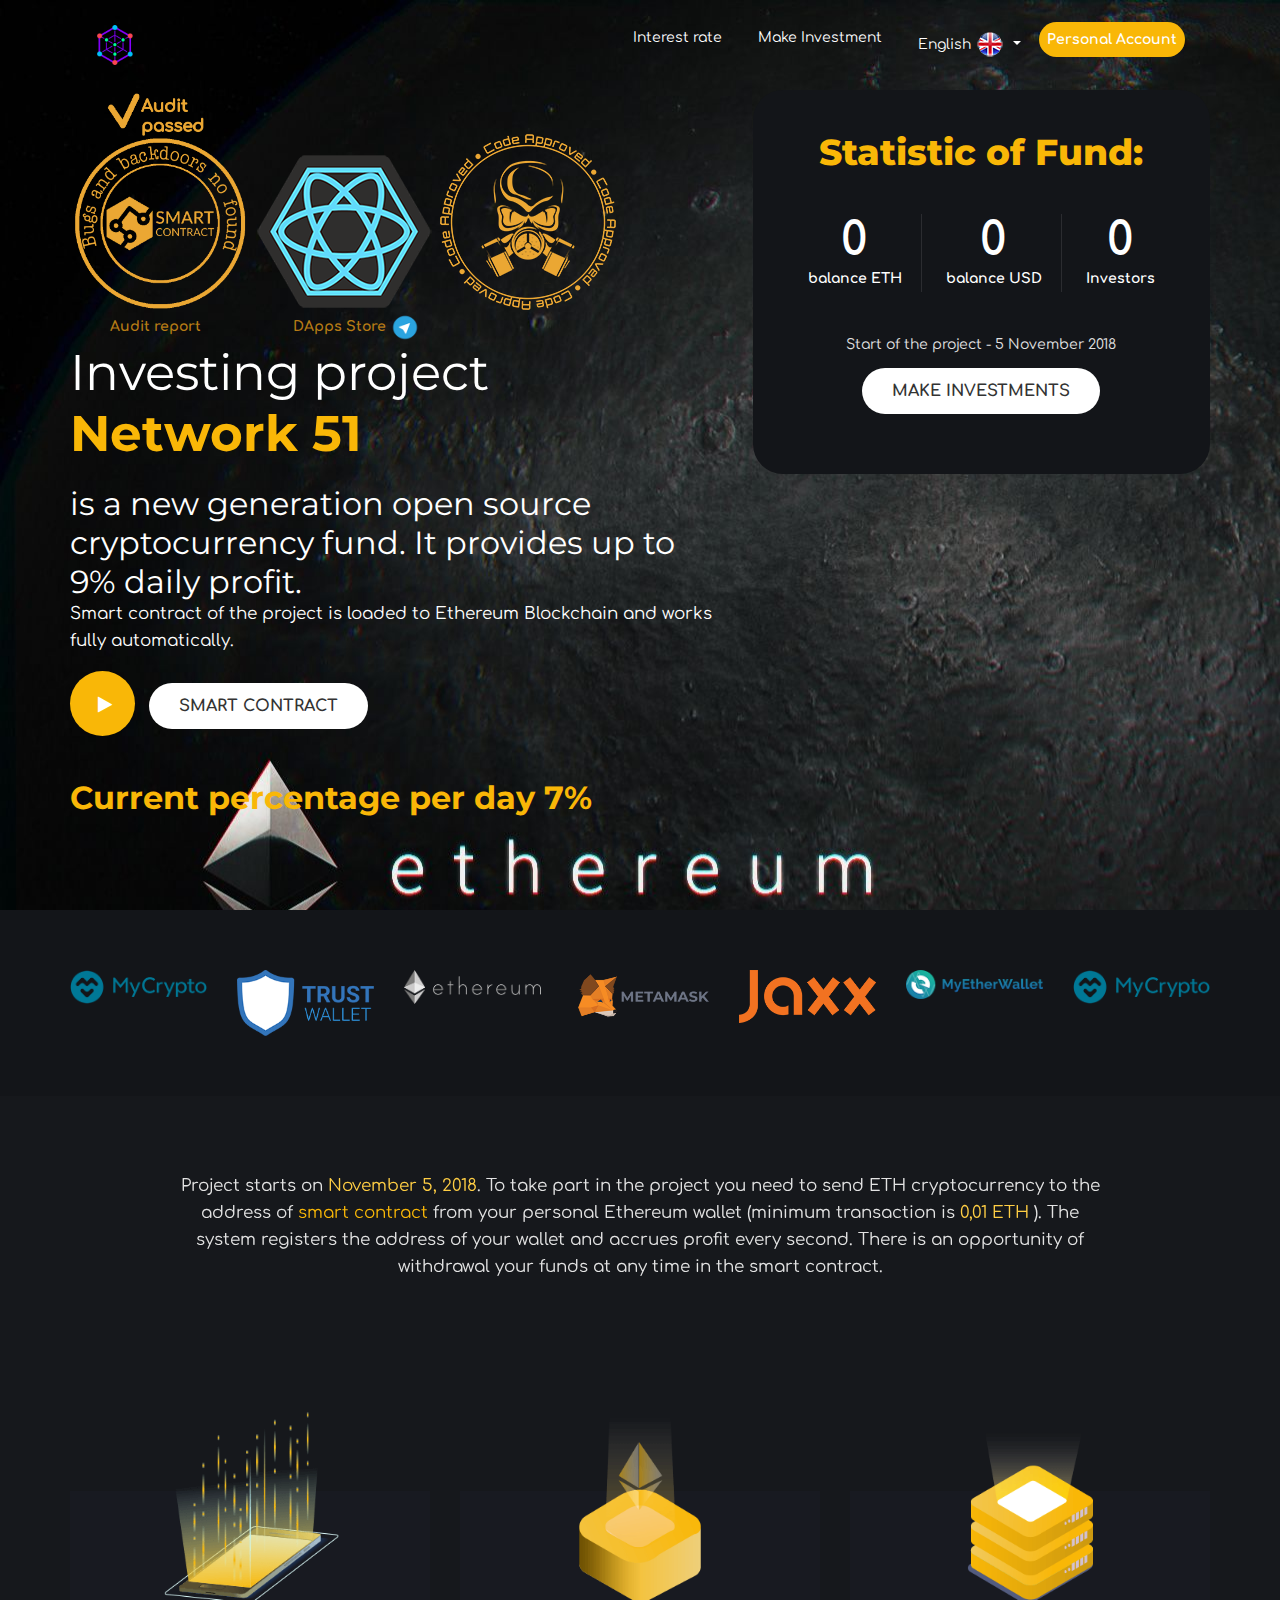
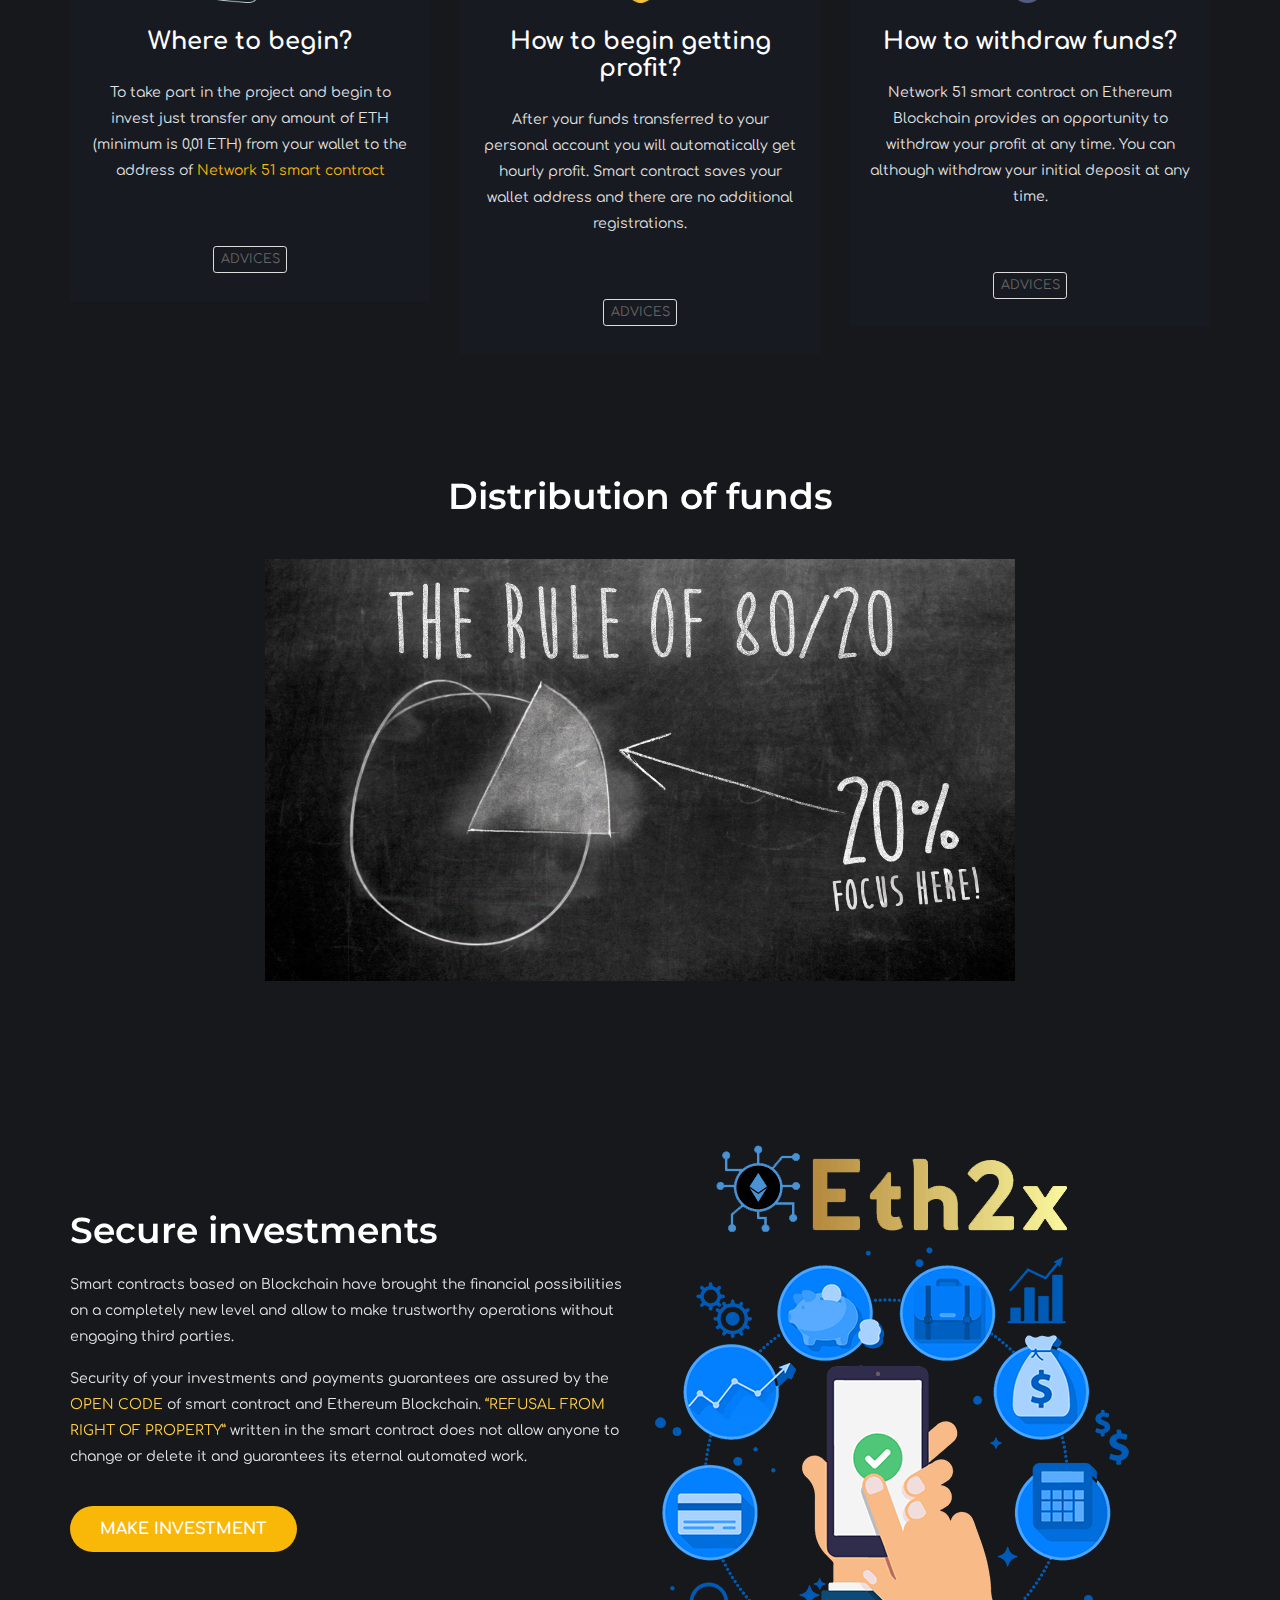
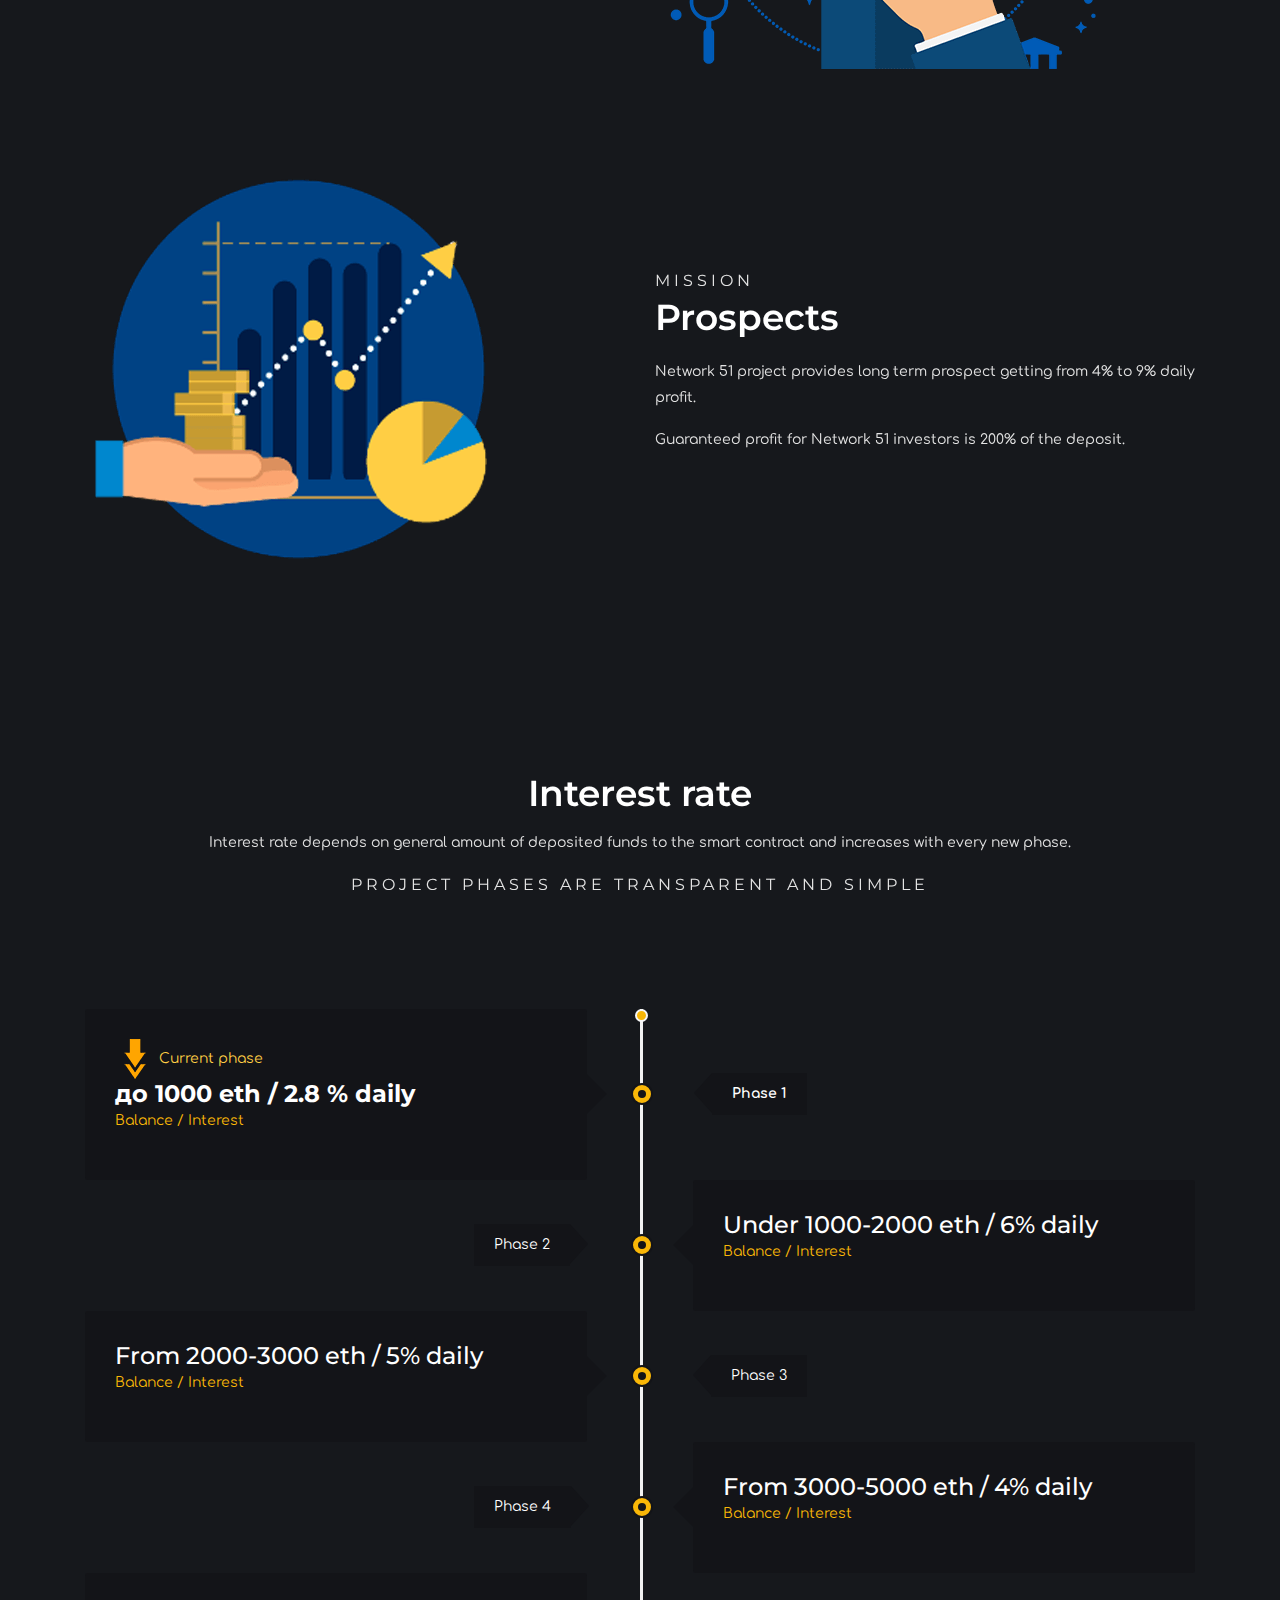
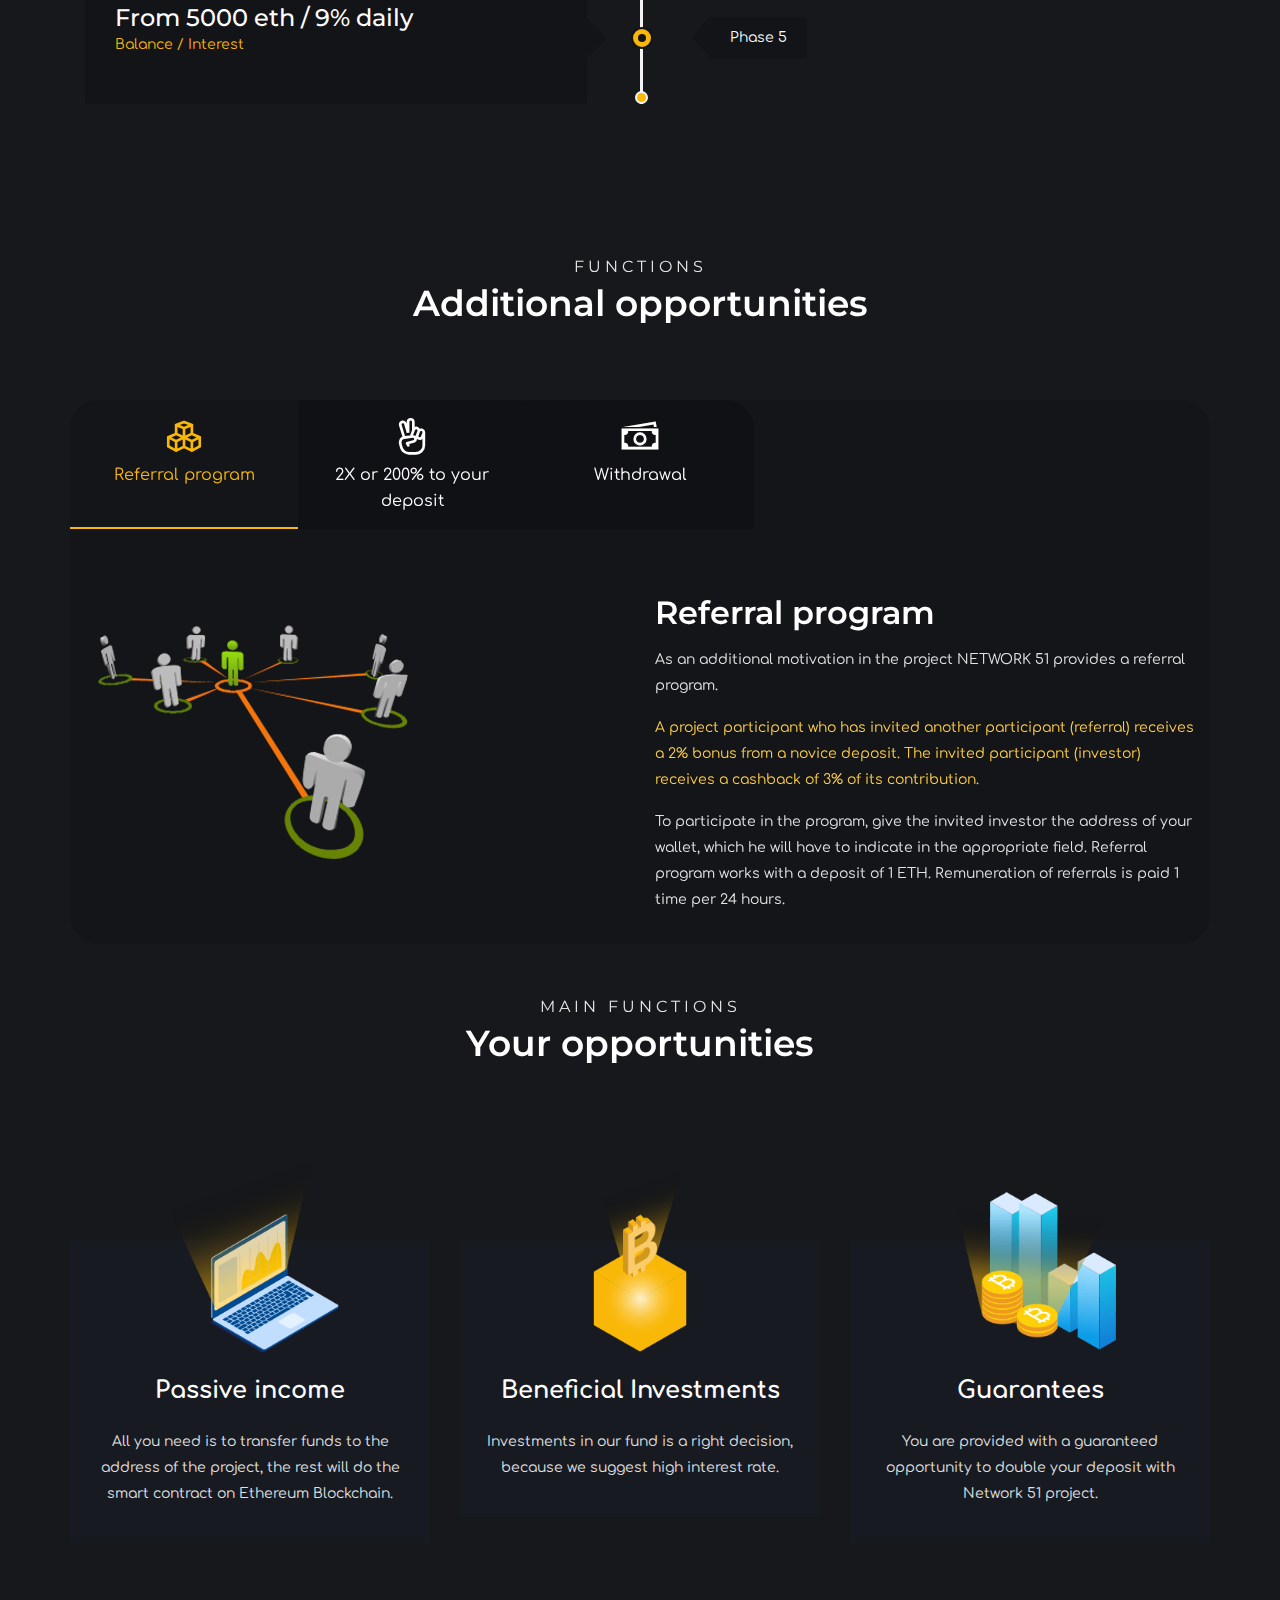
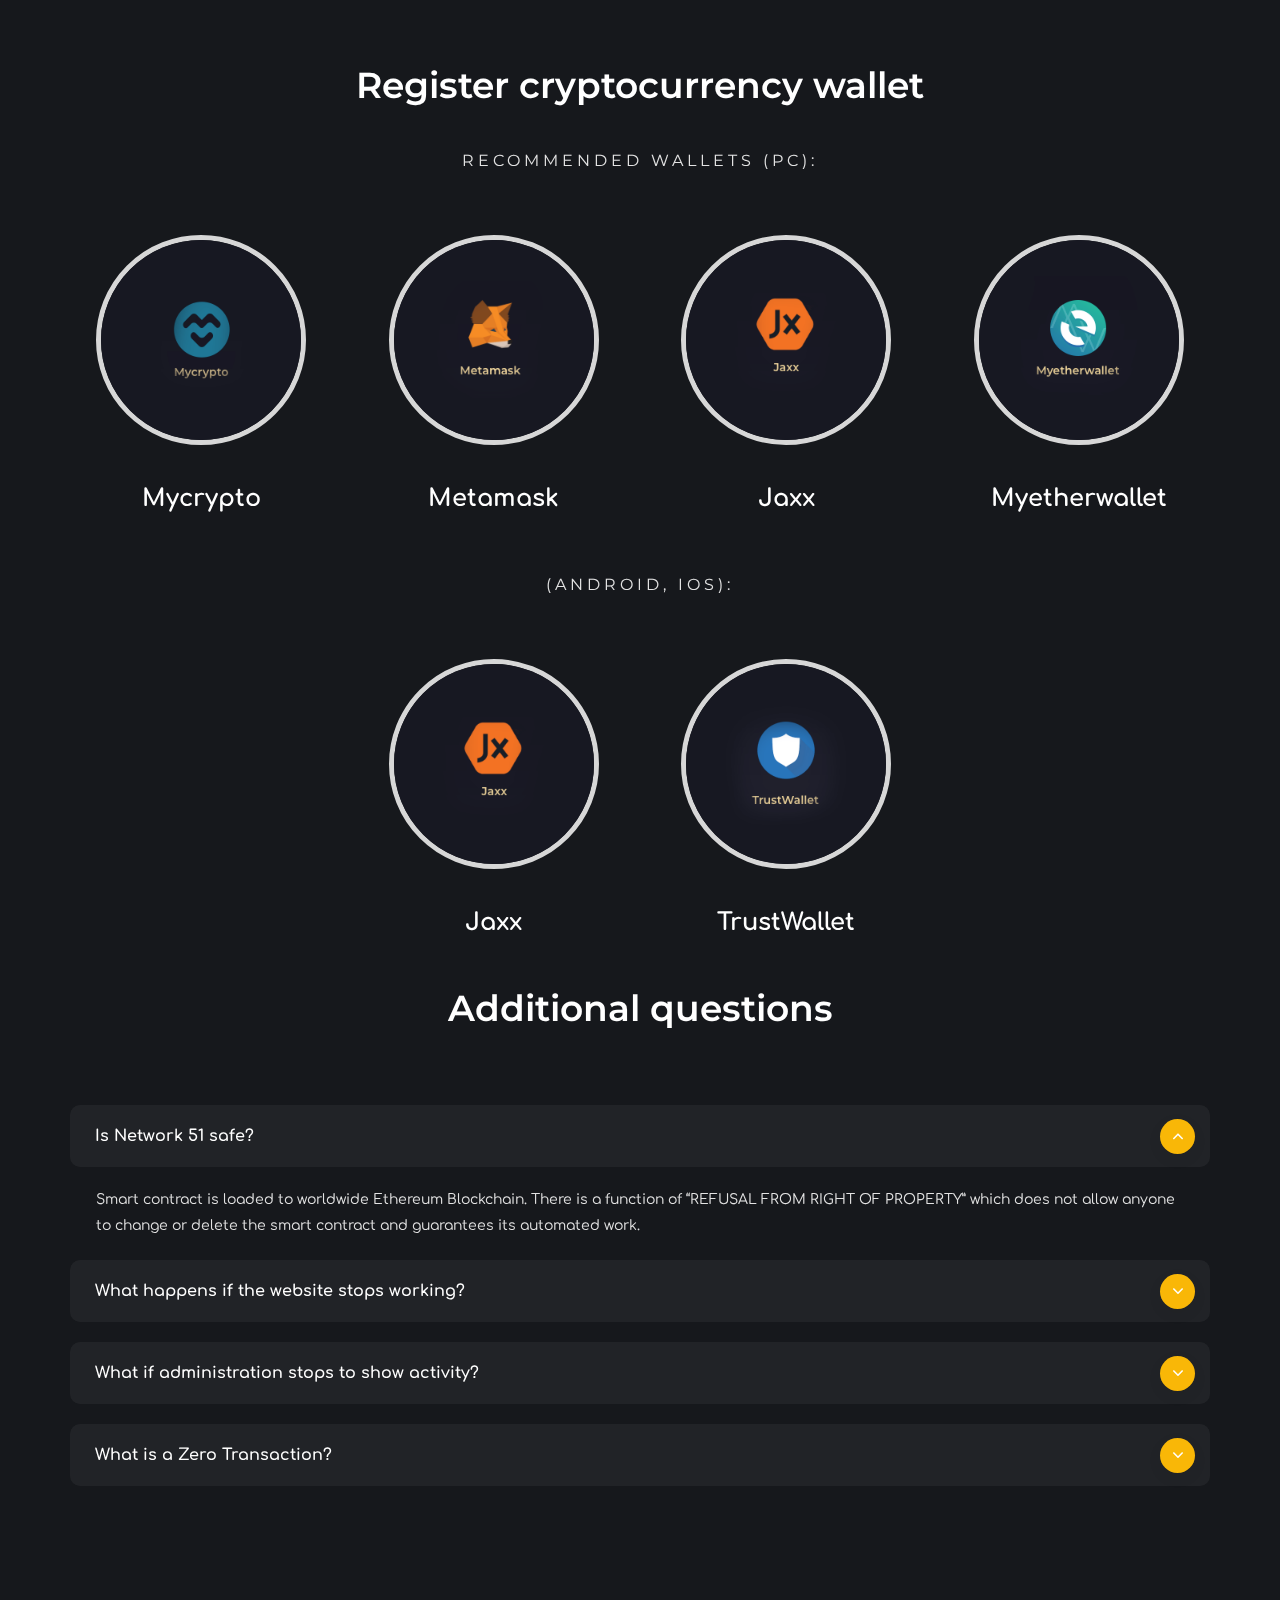
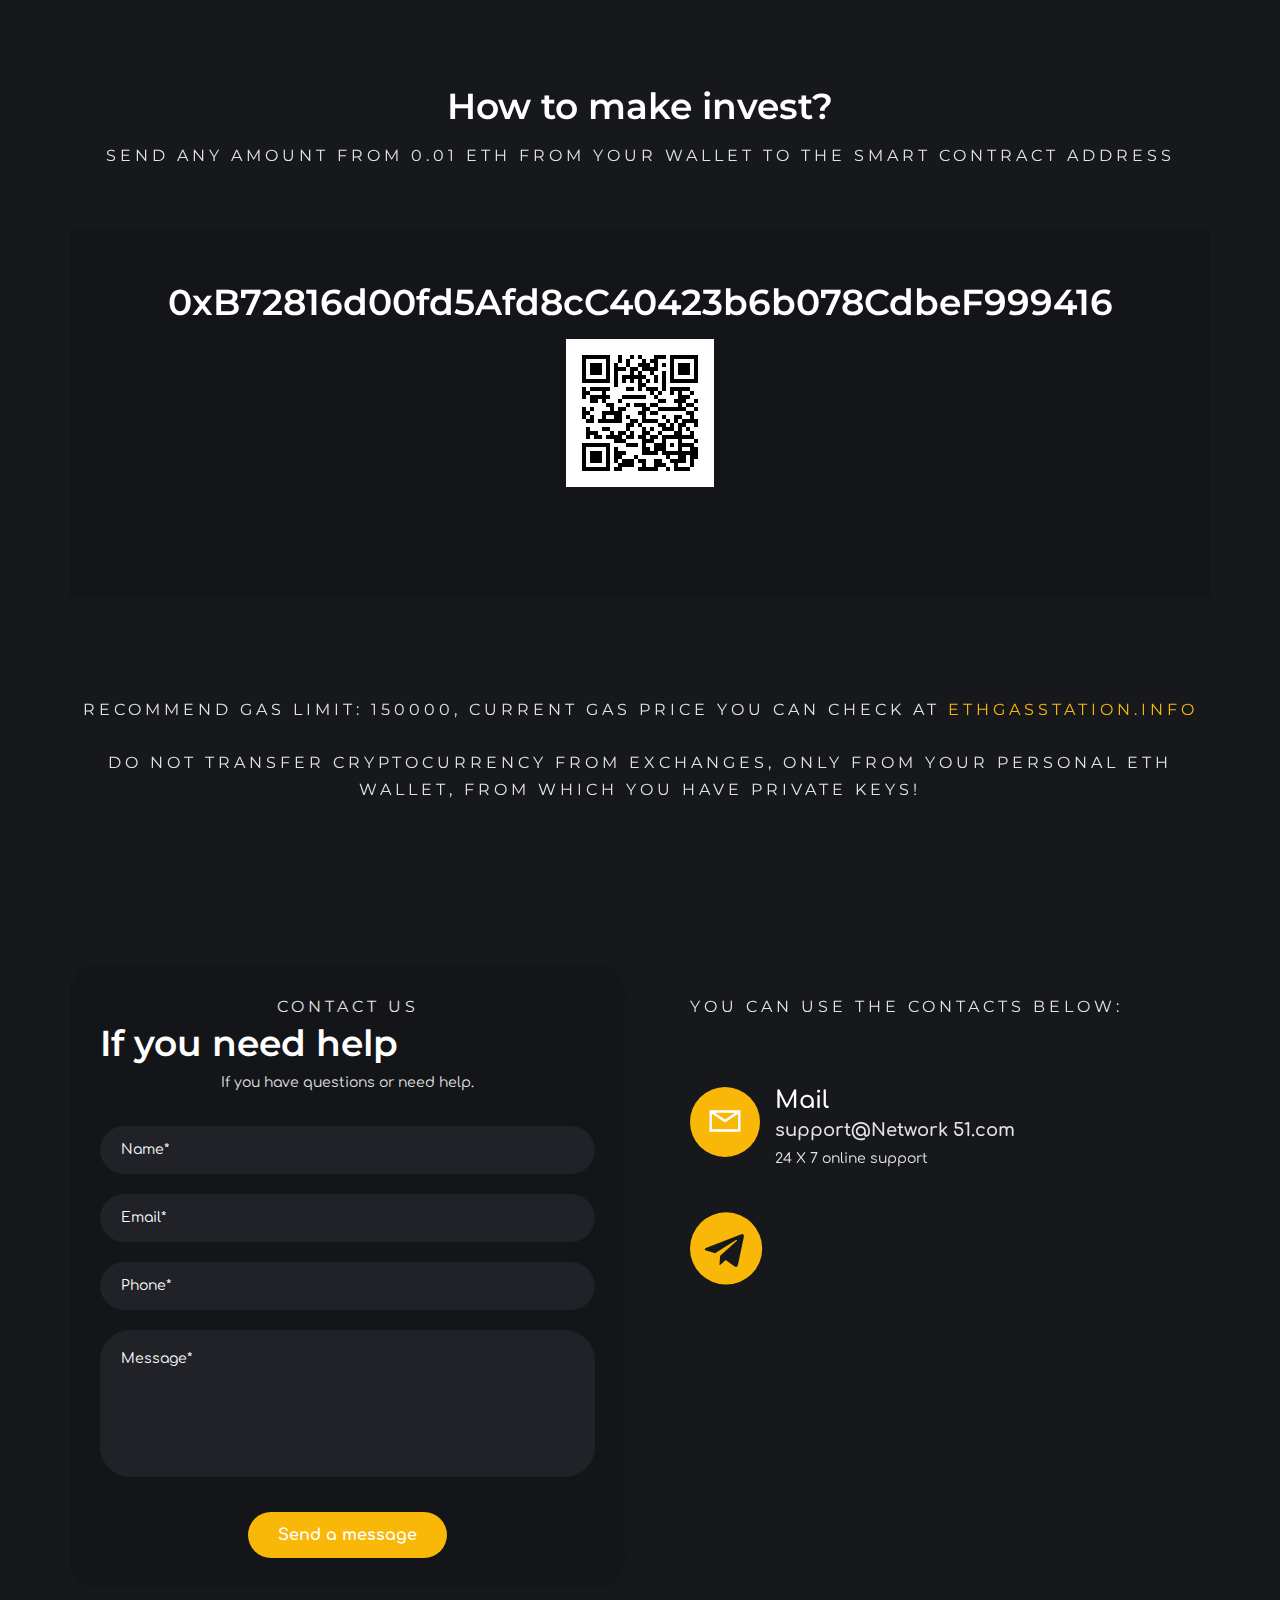
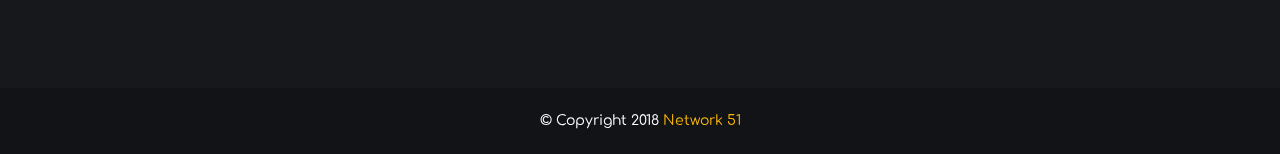
<file: docs/index_eng.html>
<!doctype html>
<html lang="ru">



<head>
    <!-- Required meta tags -->
    <meta charset="utf-8">
    <meta name="viewport" content="width=device-width, initial-scale=1, shrink-to-fit=no">
    <title>NETWORK 51 - Ethereum Fund</title>
    <!-- Favicon -->
    <link rel="shortcut icon" href="images/favicon.ico" />
    <!-- Google Fonts -->
    <link href="https://fonts.googleapis.com/css?family=Comfortaa:300,400,700" rel="stylesheet">
    <link href="https://fonts.googleapis.com/css?family=Montserrat:100i,200,300,400,700,800,900" rel="stylesheet">
    <!-- Bootstrap CSS -->
    <link rel="stylesheet" type="text/css" href="css/bootstrap.min.css">
    <!-- owl-carousel CSS -->
    <link rel="stylesheet" type="text/css" href="css/owl-carousel/owl.carousel.css" />
    <!-- Magnific Popup -->
    <link rel="stylesheet" href="css/magnific-popup/magnific-popup.css" />
    <!-- Animate CSS -->
    <link rel="stylesheet" type="text/css" href="css/animate.css" />
    <!-- Font Awesome -->
    <link rel="stylesheet" type="text/css" href="css/font-awesome.min.css" />
    <!-- Font Awesome -->
    <link rel="stylesheet" type="text/css" href="css/export.css" />
    <!-- Font Awesome -->
    <link rel="stylesheet" type="text/css" href="css/line-awesome.min.css" />
    <!-- media element player -->
    <link rel="stylesheet" type="text/css" href="css/mediaelementplayer.min.css" />
    <!-- Timeline CSS -->
    <link rel="stylesheet" type="text/css" href="css/timeline.min.css">
    <!-- style CSS -->
    <link rel="stylesheet" type="text/css" href="css/style.css">
    <!-- Responsive CSS -->
    <link rel="stylesheet" type="text/css" href="css/responsive.css">
    <!-- Custom CSS -->
    <link rel="stylesheet" type="text/css" href="css/custom.css">
    
     <link rel="stylesheet" type="text/css" href="css/style_my.css">
    

    
</head>




<body data-spy="scroll" data-offset="80">



    <!-- loading -->
    <div id="loading">
        <div id="loading-center">
            <div class='loader loader2'>
                <div>
                    <div>
                        <div>
                            <div>
                                <div>
                                    <div>
                                    </div>
                                </div>
                            </div>
                        </div>
                    </div>
                </div>
            </div>
        </div>
    </div>
    <!-- loading End -->
    <!-- Header -->
    <header>
        <div class="container-fluid">
            <div class="row">
                <div class="col-lg-12">
                    <nav class="navbar navbar-expand-lg navbar-light">
                        <a class="navbar-brand" href="#">
                                <img src="images/logo_eth2.png" class="img-fluid" alt="">
                            </a>
                        <button class="navbar-toggler" type="button" data-toggle="collapse" data-target="#navbarSupportedContent" aria-controls="navbarSupportedContent" aria-expanded="false" aria-label="Toggle navigation">
                            <i class="la la-bars"></i>
                        </button>
                        <div class="collapse navbar-collapse" id="navbarSupportedContent">
                            <ul class="navbar-nav mr-auto w-100 justify-content-end">
                             
                             
                                <li class="nav-item">
                                    <a class="nav-link" href="#procent">Interest rate</a>
                                </li>
                                <li class="nav-item">
                                    <a class="nav-link" href="#invest">Make Investment</a>
                                </li>
                               
                               
                                  <li class="nav-item dropdown">
                                <a class="nav-link dropdown-toggle" href="#" id="navbarDropdown" role="button" data-toggle="dropdown" aria-haspopup="true" aria-expanded="false">
                                        English <img src="images/eng30.png">
                                    </a>
                                <div class="dropdown-menu" aria-labelledby="navbarDropdown">
                                    <a class="dropdown-item" href="index-2.html">Русский <img src="images/rus30.png"></a>
                      <a class="dropdown-item" href="index_kor.html">한국어  <img src="images/kor30.png"></a>
                                </div>
                            </li>
                            <li class="nav-item iq-mlr-0">
                                <a class="nav-link button"  href="index.html">Personal Account</a>
                            </li>
                        
                               
                               
                            </ul>
                            
                                
                         
                            
                            
                            
                        </div>
                  
                    </nav>
                </div>
            </div>
        </div>
    </header>
    <!-- Header END -->
    <!-- banner -->
    <div id="wave" class="iq-banner">
        <div class="banner-info">
            <div class="container">
                <div class="row">
                    <div class="col-lg-7 align-self-center">
                        <div class="banner-text text-left iq-font-white">
                       <a href="https://smartcontract.ru/"><img src="images/stamp-eng.png" width="180"></a>   <a href="https://dappstore.link/dapp/Network 51">  <img src="images/hexagon-dark.max.png" width="180"> </a>  <a href="https://youtu.be/lZcXerpa5jI">  <img src="images/seal.png" width="180"> </a> <br>
                        &nbsp; &nbsp; &nbsp; &nbsp; &nbsp;  <a href="https://smartcontract.ru/public_audit" target="_blank"><font color="#b67b15"><b>Audit report</b></font></a>   &nbsp;     &nbsp;   &nbsp;   &nbsp;  &nbsp;   &nbsp;   &nbsp;  &nbsp; &nbsp;   &nbsp;   &nbsp;  <a href="https://dappstore.link/dapp/Network 51"><font color="#b67b15"><b>DApps Store</b></font></a> <a href="https://t.me/DAppStore"><img src="images/t70.png" width="30"> </a>  <br>
                            <h1 class="iq-font-white iq-mb-20">Investing project <b class="iq-font-yellow">Network 51</b></h1>
                            <h3>is a new generation open source cryptocurrency fund. It provides up to 9% daily profit.  </h3> 
                            <p><big>Smart contract of the project is loaded to Ethereum Blockchain and works fully automatically.</big></p>
                            <a href="https://etherscan.io/address/0xAe7606C84e13455Fc53C4c83E2f36c4A3114394d" class="button-play"><i class="fa fa-play"></i>
                                    <ion-icon name="play"></ion-icon>
                                </a>
                            <a href="https://etherscan.io/address/0xAe7606C84e13455Fc53C4c83E2f36c4A3114394d" class="button bt-white iq-mt-5 iq-ml-10">SMART CONTRACT</a>
                            
                             <br><br>
                             <p><h3> <b class="iq-font-yellow"> Current percentage per day 7% </b></h3></p>
                        </div>
                    </div>
                    <div class="col-lg-5 text-center r9-mt-40">
                        <div class="iq-countdown">
                            <h2 class="iq-tw-8 iq-font-yellow">Statistic of Fund:</h2>
                            <ul id="countdown">
                                <li class="border-white"><span class="balanceeth">0</span>
                                    <p class="balanceeth_text">balance ETH</p>
                                </li>
                                <li class=" border-white"><span class="balancedollar">0</span>
                                    <p class="balancedollar_text">balance USD</p>
                                </li>
                                <li class=" border-white"><span class="investors">0</span>
                                    <p class="investor_text">Investors</p>
                                </li>
                              
                            </ul>
                            <div class="iq-progress-bar-linear">
                                <p class="iq-progress-bar-text text-center">Start of the project - 5 November 2018
                                    <span></span>
                                </p>
                             
                            </div>
                            <a class="button iq-mb-20 bt-white" href="#invest2" role="button">MAKE INVESTMENTS</a>
                          
                        </div>
                    </div>
                </div>
            </div>
        </div>
    </div>
    <!-- banner -->
    <!-- Main-Contain -->
    <div class="main-contain">
       
        <!-- Clients -->
        <div class="iq-our-clients iq-ptb-60 light-bg">
            <div class="container">
                <div class="row ">
                    <div class="col-lg-12 col-md-12 ">
                        <div class="owl-carousel" data-nav-dots="false" data-nav-arrow="false" data-items="7" data-sm-items="4" data-lg-items="7" data-md-items="6" data-autoplay="true">
                            <div class="item"> <a href="http://mycrypto.com/"><img class="img-fluid center-block" src="images/clients/white/cl1.png" alt="#"></a></div>
                            <div class="item"> <a href="https://ru.trustwalletapp.com/"><img class="img-fluid center-block" src="images/clients/white/cl2.png" alt="#"></a></div>
                            <div class="item"> <a href="https://www.ethereum.org/"><img class="img-fluid center-block" src="images/clients/white/cl3.png" alt="#"></a></div>
                            <div class="item"> <a href="https://metamask.io/"><img class="img-fluid center-block" src="images/clients/white/cl4.png" alt="#"></a></div>
                            <div class="item"> <a href="https://jaxx.io/"><img class="img-fluid center-block" src="images/clients/white/cl5.png" alt="#"></a></div>
                            <div class="item"> <a href="https://myetherwallet.com/"><img class="img-fluid center-block" src="images/clients/white/cl6.png" alt="#"></a></div>
                            
                           <div class="item"> <a href="http://mycrypto.com/"><img class="img-fluid center-block" src="images/clients/white/cl1.png" alt="#"></a></div>
                            <div class="item"> <a href="https://ru.trustwalletapp.com/"><img class="img-fluid center-block" src="images/clients/white/cl2.png" alt="#"></a></div>
                            <div class="item"> <a href="https://www.ethereum.org/"><img class="img-fluid center-block" src="images/clients/white/cl3.png" alt="#"></a></div>
                            <div class="item"> <a href="https://metamask.io/"><img class="img-fluid center-block" src="images/clients/white/cl4.png" alt="#"></a></div>
                            <div class="item"> <a href="https://jaxx.io/"><img class="img-fluid center-block" src="images/clients/white/cl5.png" alt="#"></a></div>
                            <div class="item"> <a href="https://myetherwallet.com/"><img class="img-fluid center-block" src="images/clients/white/cl6.png" alt="#"></a></div>
                        </div>
                    </div>
                </div>
            </div>
        </div>
        <!-- Clients -->
        
        
                  
 
                    
                 
        <!-- Our Blog -->
        <section class="overview-block-ptb">
            <div class="container">
                <div class="row">
                    <div class="col-sm-12">
                        <div class="heading-title">
                           <a id="invest"></a>
                            <h2 class="title iq-tw-6"></h2>
                             <small class="iq-font-green"></small>
                            
                               <div>
                       <center>
                     
                         
                         <p><big>Project starts on <font color="ffce44"> November 5, 2018</font>. To take part in 
                         the project you need to send ETH cryptocurrency to the address of <a href="https://etherscan.io/address/0xAe7606C84e13455Fc53C4c83E2f36c4A3114394d">smart contract </a> from your personal Ethereum wallet
                          (minimum transaction is  <font color="ffce44">0,01 ETH </font>).
                          The system registers the address of your wallet and accrues profit every second.
                           There is an opportunity of withdrawal your funds at any time in the smart contract. 
                         </big></p>
                   </center>
                    </div>
     
                        </div>
                    </div>
                </div>
        </section>
                <!-- Our Blog -->    
                    
                    
   
        
        
        
        
        
        
         <!-- Tranding Platform END -->
        <!-- Product Description -->
        <section id="product" class="iq-product-description overview-block-pt">
            <div class="container">
              
                <div class="row iq-mt-50">
                    <div class="col-lg-4">
                        <div class="iq-fancy-box text-sm-center">
                            <div class="fancy-icon">
                                <img class="img-fluid" src="images/fancy/1.png" alt="">
                            </div>
                            <div class="fancy-content">
                                <h5 class="iq-tw-7">Where to begin? </h5>
                               


<p>To take part in the project and begin to invest just transfer any amount of ETH (minimum is 0,01 ETH) from 
your wallet to the address of <a href="https://etherscan.io/address/0xAe7606C84e13455Fc53C4c83E2f36c4A3114394d"> Network 51 smart contract</a></p>


 <input type="checkbox" class="read-more-state" id="post-1" />
  <p class="read-more-wrap"><span class="read-more-target">       
<a href="#wallet">How to register your wallet</a>

  
  </span></p>
  <label for="post-1" class="read-more-trigger">ADVICES</label>



                            
                            </div>
                        </div>
                    </div>
                    
                    <div class="col-lg-4">
                        <div class="iq-fancy-box text-sm-center">
                            <div class="fancy-icon">
                                <img class="img-fluid" src="images/fancy/2.png" alt="">
                            </div>
                            <div class="fancy-content">
                                <h5 class="iq-tw-7">
How to begin getting profit?
</h5>
                                <p>After your funds transferred to your personal account you will automatically get hourly profit. 
                                Smart contract saves your wallet address and there are no additional registrations. </p>
                               
                       <input type="checkbox" class="read-more-state" id="post-2" />
  <p class="read-more-wrap"><span class="read-more-target">       
You can check your balance details with the <a href="index.html">link</a>. Profit is accrued from the general amount of the funds deposited to Network 51 smart contract by other investors. 
                                2.8% - is a minimum daily profit.
  
  </span></p>
  <label for="post-2" class="read-more-trigger">ADVICES</label>          
                               
                               
                               
                                
    

                            </div>
                        </div>
                    </div>
                    
                    <div class="col-lg-4">
                        <div class="iq-fancy-box text-sm-center">
                            <div class="fancy-icon">
                                <img class="img-fluid" src="images/fancy/3.png" alt="">
                            </div>
                            <div class="fancy-content">
                                <h5 class="iq-tw-7">How to withdraw funds?</h5>
                                <p>Network 51 smart contract on Ethereum Blockchain provides an opportunity to 
                                withdraw your profit at any time. You can although withdraw your initial deposit at any time.  </p>
                            
  


 <input type="checkbox" class="read-more-state" id="post-3" />
  <p class="read-more-wrap"><span class="read-more-target">       
To withdraw your charges, it is enough to send the zero transaction 0 ETH to 
the address of the <a href="https://etherscan.io/address/0xAe7606C84e13455Fc53C4c83E2f36c4A3114394d">smart contract Network 51  </a> and the accumulation will be credited to your wallet.
To withdraw your deposit, you must send to the address of the smart contract 
 <font color="ffce44"> 0,00000051 ETH </font> .
IMPORTANT! 
The deposit is refunded on the basis of: the amount of funds deposited minus 10%
(accrued interest) and minus 5% - referral program. If the amount of accrued dividends exceeds the amount of the deposit, then only dividends are paid.
you can track the payments of the smart contract Network 51 at 
 <a href="https://etherscan.io/">  etherscan.io </a> </font>
  
  </span></p>
  <label for="post-3" class="read-more-trigger">ADVICES</label>

                            
                            
                            </div>
                        </div>
                    </div>
                    
                   
                </div>
            </div>
            
            
                      
             <div class="col-sm-12">
                        <div class="heading-title">
                          
                            <h2 class="title iq-tw-6">Distribution of funds </h2>
                             <br><br>
                             
                              <img src="images/graph-eng.png" alt="Distribution of funds" width="60%">
                           
                      </div>
                    </div>
            
            
            
        </section>
        
        
        
        
      
        
               
        <!-- What is Ico -->
        <section id="ico" class="overview-block-pt">
            <div class="container">
                <div class="row flex-row-reverse">
                    <div class="col-lg-6 align-self-center">
                        <img src="images/about/01.png" class="img-fluid" alt="">
                    </div>
                    <div class="col-lg-6 align-self-center">
                        <div class="heading-title left">
                            <small class="iq-font-green"></small>
                            <h2 class="iq-tw-6">Secure investments</h2>
                        </div>
                        <P>Smart contracts based on Blockchain have brought the financial possibilities on a completely new level and allow to make trustworthy operations without engaging third parties.
                        </p>
                        <p>
                        Security of your investments and payments guarantees are assured by the <font color="ffce44">OPEN CODE</font> of smart contract and Ethereum Blockchain.
<font color="ffce44">“REFUSAL FROM RIGHT OF PROPERTY”</font> written in the smart contract does not allow anyone to change or delete it and guarantees its eternal automated work.
 </P>
                      
                        <a class="button iq-mt-20" href="#invest2" role="button">MAKE INVESTMENT</a>
                    </div>
                </div>
            </div>
     
 </section>
       
        <!-- What is Ico END --> 
        
        
        
        
        
        
        
               
        <!-- What is Ico END -->
        <!-- Our Mission -->
        <section class="overview-block-ptb">
            <div class="container">
                <div class="row">
                    <div class="col-lg-6 align-self-center">
                        <img src="images/about/02.png" class="img-fluid" alt="">
                    </div>
                    <div class="col-lg-6 align-self-center">
                        <div class="heading-title left">
                            <small class="iq-font-green">Mission</small>
                            <h2 class="iq-tw-6">Prospects </h2>
                        </div>
                        <p>Network 51 project provides long term prospect getting from 4% to 9% daily profit. </p>
                        <p>Guaranteed profit for Network 51 investors is  200% of the deposit.
                       
                        </p>
                     
                    </div>
                </div>
            </div>
        </section>
        <!-- Our Mission END -->
        
        

        
        
         
        <!-- Tranding platform -->
         <section id="road" class="iq-timeline iq-bg-over overview-block-ptb">
            <div class="container">
                <div class="row">
                    <div class="col-sm-12">
                        <div class="heading-title">
                        <a id="procent"></a><br><br>
                           
                            <h2 class="title iq-tw-6">Interest rate </h2>
                            <p>Interest rate depends on general amount of deposited funds to the smart contract and increases with every new phase. </p>
                            
                             <small class="iq-font-green">Project phases are transparent and simple </small>
                        </div>
                    </div>
                </div>
                
                
                
                   <!--================================
            Our Great Features -->
        <!-- timeline -->
        <section id="road" class="iq-timeline-1 overview-block-ptb iq-font-white iq-bg-fixed">
            <div class="container">
                
                <div class="row">
                    <div class="col-md-12">
                        <div class="timeline-1">
                            <div class="timeline-t">
                                <span class="timeline-icon"></span>
                                <span class="year"><b>Phase 1</b>  </span>
                                <div class="timeline-content">
                                 <img src="images/arrow.png">   <font color="#ffce44">Current phase</font> 
                                    <h5 class="iq-font-white iq-tw-5"><b>до 1000 eth / 2.8 % daily </b>  </h5>
                                    <span class="iq-font-yellow">Balance / Interest</span>
                                    <p class="iq-mt-10">
                                 
                                    </p>
                                </div>
                            </div>
                            <div class="timeline-t">
                                <span class="timeline-icon"></span>
                                <span class="year">Phase 2</span>
                                <div class="timeline-content">
                                    <h5 class="iq-font-white iq-tw-5">Under 1000-2000 eth / 6% daily</h5>
                                    <span class="iq-font-yellow">Balance / Interest</span>
                                    <p class="iq-mt-10">
                                   
                                    </p>
                                </div>
                            </div>
                            
                            
                               <div class="timeline-t">
                                <span class="timeline-icon"></span>
                                <span class="year">Phase 3</span>
                                <div class="timeline-content">
                                    <h5 class="iq-font-white iq-tw-5">From 2000-3000 eth / 5% daily</h5>
                                    <span class="iq-font-yellow">Balance / Interest</span>
                                    <p class="iq-mt-10">
                                   
                                    </p>
                                </div>
                            </div>
                            
                            
                            
                            
                            <div class="timeline-t">
                                <span class="timeline-icon"></span>
                                <span class="year">Phase 4</span>
                                <div class="timeline-content">
                                    <h5 class="iq-font-white iq-tw-5">From 3000-5000 eth / 4% daily</h5>
                                    <span class="iq-font-yellow">Balance / Interest</span>
                                    <p class="iq-mt-10">
                                      
                                    </p>
                                </div>
                            </div>
                       
                            <div class="timeline-t">
                                <span class="timeline-icon"></span>
                                <span class="year">Phase 5</span>
                                <div class="timeline-content">
                                    <h5 class="iq-font-white iq-tw-5">From 5000 eth / 9% daily</h5>
                                    <span class="iq-font-yellow">Balance / Interest</span>
                                    <p class="iq-mt-10">
                                     
                                    </p>
                                </div>
                            </div>
                         
                        </div>
                    </div>
                </div>
            </div>
        </section>
        <!-- timeline -->
        <!--=================================
            Super Team -->
                
                
                
                
                
                
                
                
            </div>
        </section>
        <!-- Tranding platform END -->
       
 
        
        
        
        
        <!-- Tranding Platform -->
        <section class="iq-tranding-Platform overview-block-pt">
            <div class="container">
                <div class="row">
                    <div class="col-sm-12">
                        <div class="heading-title">
                            <small class="iq-font-green">Functions</small>
                            <h2 class="title iq-tw-6">Additional opportunities </h2>
                            <p></p>
                        </div>
                    </div>
                </div>
                <div class="row">
                    <div class="col-sm-12">
                        <div class="light-bg">
                            <nav>
                                <div class="nav nav-tabs" id="nav-tab" role="tablist">
                                    <a class="nav-item nav-link active" id="nav-home-tab" data-toggle="tab" href="#nav-home" role="tab" aria-controls="nav-home" aria-selected="true">
                            <i class="la la-cubes"></i><span>Referral program </span></a>
                                    <a class="nav-item nav-link" id="nav-profile-tab" data-toggle="tab" href="#nav-profile" role="tab" aria-controls="nav-profile" aria-selected="false">
                                <i class="la la-hand-peace-o"></i><span>2X or 200% to your deposit </span>
                            </a>
                              
                                    <a class="nav-item nav-link" id="nav-token-tab" data-toggle="tab" href="#nav-token" role="tab" aria-controls="nav-token" aria-selected="false">
                                <i class="la la-money"></i><span>Withdrawal</span>
                            </a>
                               
                                </div>
                            </nav>
                            <div class="tab-content iq-mt-50" id="nav-tabContent">
                                <div class="tab-pane fade  show active" id="nav-home" role="tabpanel" aria-labelledby="nav-home-tab">
                                    <div class="row">
                                        <div class="col-lg-6">
                                            <img class="img-fluid" src="images/about/pic1.png" alt="#">
                                        </div>
                                        <div class="col-lg-6 align-self-center">
                                            <h3 class="iq-tw-6 iq-mb-15">Referral program </h3>
                                            <p>As an additional motivation in the project NETWORK 51 provides a referral program.</p>

<p> <font color="ffce44">  A project participant who has invited another participant
 (referral) receives a 2% bonus from a novice deposit. The invited participant (investor)
  receives a cashback of 3% of its contribution. </font></p>
<p>
To participate in the program, give the invited investor the address of your
 wallet, which he will have to indicate in the appropriate field. 
 Referral program works with a deposit of 1 ETH. Remuneration of referrals is paid 1 time per 24 hours.
 </p>

   

                                        
                                        </div>
                                    </div>
                                </div>
                                <div class="tab-pane fade" id="nav-profile" role="tabpanel" aria-labelledby="nav-profile-tab">
                                    <div class="row">
                                        <div class="col-lg-6">
                                            <img class="img-fluid" src="images/about/pic2.png" alt="#">
                                        </div>
                                        <div class="col-lg-6 align-self-center">
                                            <h3 class="iq-tw-6 iq-mb-15">2X or 200% of deposit </h3>
                                            <p>In smart contract of Network 51 project there is a fixed profit for all investors.  </p>
                                            
                                            
                                         <p><font color="ffce44"> That is for long term life of the project and for guaranteed profit at any phase of the project. </font> </p>
                                         <p>
As soon as you reach 200% profit, smart contract deletes the investor’s wallet address and the participant eliminates from the project. After it investor has an opportunity to start from the beginning and invest one more time. 
 </p>




                                          
                                        </div>
                                    </div>
                                </div>
                         
                                <div class="tab-pane fade" id="nav-token" role="tabpanel" aria-labelledby="nav-token-tab">
                                    <div class="row">
                                        <div class="col-lg-6">
                                            <img class="img-fluid" src="images/about/pic4.png" alt="#">
                                        </div>
                                        <div class="col-lg-6 align-self-center">
                                            <h3 class="iq-tw-6 iq-mb-15">Withdrawal</h3>
                                            <p> <a href="https://etherscan.io/address/0xAe7606C84e13455Fc53C4c83E2f36c4A3114394d">Network 51 smart contract</a> on Ethereum Blockchain provides an opportunity 
                                            to withdraw your profit at any time. You can although withdraw your initial deposit at any time.</p>

 
 
 <p>To withdraw your charges, it is enough to send the zero transaction 0 ETH 
 to the address of the <a href="https://etherscan.io/address/0xAe7606C84e13455Fc53C4c83E2f36c4A3114394d">smart contract Network 51</a> and the accumulation will be credited to your wallet.
To withdraw your deposit, you must send to the address of the smart contract 
0,00000007 ETH.

</p>
 <p>IMPORTANT! 
The deposit is refunded on the basis of: the amount of funds deposited minus 10% for marketing, 
minus dividends (accrued interest) and minus 5% - referral program. If the amount of accrued dividends exceeds
 the amount of the deposit, then only dividends are paid.
You can track the payments of the smart contract Network 51 at <a href="https://etherscan.io/"> etherscan.io </a>.
<br><br>
When reaching 200% of the profit, the smart contract automatically deletes the address 
of the investor’s wallet and the participant leaves the project - 
savings (dividends) are automatically transferred to the address of the investor’s wallet.
 </p>
 
 
 
                                        </div>
                                    </div>
                                </div>
                              
                            </div>
                        </div>
                    </div>
                </div>
            </div>
        </section>
        
        <!-- Tranding Platform END -->
        <!-- Product Description -->
        <section id="product" class="iq-product-description overview-block-pt">
            <div class="container">
                <div class="row">
                    <div class="col-sm-12">
                        <div class="heading-title">
                            <small class="iq-font-green">Main Functions</small>
                            <h2 class="title iq-tw-6">Your opportunities </h2>
                            <p> </p>
                        </div>
                    </div>
                </div>
                <div class="row iq-mt-100">
                   
                    <div class="col-lg-4">
                        <div class="iq-fancy-box text-sm-center">
                            <div class="fancy-icon">
                                <img class="img-fluid" src="images/fancy/4.png" alt="">
                            </div>
                            <div class="fancy-content">
                                <h5 class="iq-tw-7">Passive income </h5>
                                <p>All you need is to transfer funds to the address of the project, the rest will do the smart contract on Ethereum Blockchain. </p>
                            </div>
                        </div>
                    </div>
                    <div class="col-lg-4">
                        <div class="iq-fancy-box text-sm-center">
                            <div class="fancy-icon">
                                <img class="img-fluid" src="images/fancy/5.png" alt="">
                            </div>
                            <div class="fancy-content">
                                <h5 class="iq-tw-7">Beneficial Investments </h5>
                                <p>Investments in our fund is a right decision, because we suggest high interest rate.</p>
                            </div>
                        </div>
                    </div>
                    <div class="col-lg-4">
                        <div class="iq-fancy-box text-sm-center">
                            <div class="fancy-icon">
                                <img class="img-fluid" src="images/fancy/6.png" alt="">
                            </div>
                            <div class="fancy-content">
                                <h5 class="iq-tw-7">Guarantees</h5>
                                <p>You are provided with a guaranteed opportunity to double your deposit with Network 51 project. </p>
                            </div>
                        </div>
                    </div>
                </div><a id="wallet"></a>
            </div>
        </section>
         <!-- Product Description END -->
         
         
        
        
        
        <!-- Team -->
        <section id="team" class="iq-team overview-block-pb">
            <div class="container">
                <div class="row">
                    <div class="col-sm-12">
                        <div class="heading-title">
                            
                            <h2 class="title iq-tw-6">Register cryptocurrency wallet </h2><br><br>
                        <small class="iq-font-green">RECOMMENDED WALLETS (PC):</small>
                        </div>
                    </div>
                </div>
                <div class="row">
                    <div class="col-lg-3 col-md-6">
                        <div class="our-team">
                            <div class="team-image">
                              <a target="_blank" href="http://mycrypto.com/">  <img alt="#" src="images/team/wallet1.png"></a>
                               
                            </div>
                            <div class="team-content">
                                <h5 class="title iq-tw-7"> <a target="_blank" href="http://mycrypto.com/">  Mycrypto  </a></h5>
                             
                            </div>
                        </div>
                    </div>
                    <div class="col-lg-3 col-md-6 r4-mt-40 ">
                        <div class="our-team">
                            <div class="team-image">
                            <a target="_blank" href="https://metamask.io/">     <img alt="#" src="images/team/wallet2.png"></a>
                        
                            </div>
                            <div class="team-content">
                                <h5 class="title iq-tw-7"><a target="_blank" href="https://metamask.io/">  Metamask  </a></h5>
                             
                            </div>
                        </div>
                    </div>
                    <div class="col-lg-3 col-md-6 r4-mt-40 ">
                        <div class="our-team">
                            <div class="team-image">
                             <a target="_blank" href="https://jaxx.io/"> <img alt="#" src="images/team/wallet3.png"> </a>
                              
                            </div>
                            <div class="team-content">
                                <h5 class="title iq-tw-7"> <a target="_blank" href="https://jaxx.io/"> Jaxx </a> </h5>
                    
                            </div>
                        </div>
                    </div>
                    <div class="col-lg-3 col-md-6 r4-mt-40">
                        <div class="our-team">
                            <div class="team-image">
                             <a target="_blank" href="https://myetherwallet.com/"> <img alt="#" src="images/team/wallet4.png"></a>
                                
                            </div>
                            <div class="team-content">
                                <h5 class="title iq-tw-7"><a target="_blank" href="https://myetherwallet.com/"> Myetherwallet </a></h5>
                           
                            </div>
                        </div>
                    </div>
                </div>
                <div class="row iq-mt-60">
                    <div class="col-sm-12">
                        <div class="heading-title">
                               
                        <small class="iq-font-green">(ANDROID, IOS):</small>
                          
                        </div>
                    </div>
                </div>
                <div class="row">
                                       <div class="col-lg-3 col-md-6 r4-mt-40 ">
                        <div class="our-team">
                           
                            
                            <div class="team-content">
                               
                    
                            </div>
                        </div>
                    </div>
                                                        <div class="col-lg-3 col-md-6 r4-mt-40 ">
                        <div class="our-team">
                            <div class="team-image">
                             <a target="_blank" href="https://jaxx.io/"> <img alt="#" src="images/team/wallet3.png"> </a>
                              
                            </div>
                            <div class="team-content">
                                <h5 class="title iq-tw-7"> <a target="_blank" href="https://jaxx.io/"> Jaxx </a> </h5>
                    
                            </div>
                        </div>
                    </div>
                    
                    
                           <div class="col-lg-3 col-md-6 r4-mt-40 ">
                        <div class="our-team">
                            <div class="team-image">
                             <a target="_blank" href="https://ru.trustwalletapp.com/"> <img alt="#" src="images/team/wallet6.png"> </a>
                              
                            </div>
                            <div class="team-content">
                                <h5 class="title iq-tw-7"> <a target="_blank" href="https://ru.trustwalletapp.com/"> TrustWallet</a> </h5>
                    
                            </div>
                        </div>
                    </div>
                    
                           <div class="col-lg-3 col-md-6 r4-mt-40 ">
                        <div class="our-team">
                           
                            <div class="team-content">
                           
                    
                            </div>
                        </div>
                    </div>
                    
                 
                          
                
            </div>
        </section>
        <!-- Team END -->
        
        
          <!-- FAQ -->
        <section id="faq" class="iq-anything overview-block-pb">
            <div class="container">
                <div class="row">
                    <div class="col-sm-12">
                        <div class="heading-title">
                            <small class="iq-font-green"></small>
                            <h2 class="title iq-tw-6">Additional questions </h2>
                      
                        </div>
                    </div>
                </div>
                <div class="row">
                    <div class="col-lg-12 r9-mt-40">
                        <div class="iq-accordion">
                            <div class="iq-ad-block ad-active"> <a href="#" class="ad-title iq-tw-6">Is Network 51 safe?</a>
                                <div class="ad-details"> Smart contract is loaded to worldwide Ethereum Blockchain. There is a function of “REFUSAL FROM RIGHT OF PROPERTY” which does not allow anyone to change or delete the smart contract and guarantees its automated work.</div>
                            </div>
                            <div class="iq-ad-block"> <a href="#" class="ad-title iq-tw-6">What happens if the website stops working?</a>
                                <div class="ad-details">Website does not influence the work of the smart contract. Project works independently, profit accrues hourly, deposits accepted constantly.</div>
                            </div>
                            <div class="iq-ad-block"> <a href="#" class="ad-title iq-tw-6">What if administration stops to show activity?</a>
                                <div class="ad-details">Network 51 project works fully automatically. Developers initially made it to work automatically.</div>
                            </div>
                            
                             <div class="iq-ad-block"> <a href="#" class="ad-title iq-tw-6">What is a Zero Transaction?</a>
                                <div class="ad-details">Zero Transaction is needed to make payments. To withdraw profit to your wallet you need to send 0 ETH to the address of the smart contract of the project. You can do it any time. 
RECOMMEND GAS LIMIT: 150000, CURRENT GAS PRICE YOU CAN CHECK AT <a href="https://ethgasstation.info/">ETHGASSTATION.INFO </a>
</div>
                            </div>
                           <a id="invest2"></a>
                        </div>
                    </div>
                </div>
            </div>
        </section>
        <!-- FAQ END -->
        
        
  
        
        
        <!-- Our Blog -->
        <section class="overview-block-ptb">
            <div class="container">
                <div class="row">
                    <div class="col-sm-12">
                        <div class="heading-title">
                           <a id="invest"></a><br><br><br>
                            <h2 class="title iq-tw-6">How to make invest?</h2>
                             <small class="iq-font-green">SEND ANY AMOUNT FROM 0.01 ETH FROM YOUR WALLET TO THE SMART CONTRACT ADDRESS </small>
                            
                        </div>
                    </div>
                </div>
               
  
           
         
        <!-- Tranding platform -->
        <section id="token" class="iq-Tranding-platform light-bg overview-block-ptb">
            <div class="container">
                <div class="row">
                    <div class="col-sm-12">
                        <div class="heading-title">
                          
                                                     <h2 class="title iq-tw-6"> 0xB72816d00fd5Afd8cC40423b6b078CdbeF999416 </h2>
                          
                            <a href="https://etherscan.io/address/0xB72816d00fd5Afd8cC40423b6b078CdbeF999416" target="_blank"><img src="qr-code.gif" width="148" height="148" border="0" title="QR код"></a>
                           
                            
      
</div></div></div></div>
                      
 </section>
        </section>
        
         <section class="overview-block-ptb">
            <div class="container">
                <div class="row">
                    <div class="col-sm-12">
                        <div class="heading-title">
                           
                             <small class="iq-font-green">RECOMMEND GAS LIMIT: 150000, CURRENT GAS PRICE YOU CAN CHECK AT <a href="https://ethgasstation.info/">ETHGASSTATION.INFO </a></small>
                            <br><br>
                         <small class="iq-font-green">   
                            DO NOT TRANSFER CRYPTOCURRENCY FROM EXCHANGES, ONLY FROM YOUR PERSONAL ETH WALLET, FROM WHICH YOU HAVE PRIVATE KEYS!
                            </small>
                        </div>
                    </div>
                </div>
               </section>
        
        
        
        <!-- Tranding platform END -->      
                
                
        <!-- Our Blog END -->
    </div>
    <!-- Token Sale Proceeds -->
    <section id="contact-us" class="contact-us overview-block-pt">
        <div class="container">
            <div class="row justify-content-center">
                <div class="col-lg-6">
                      <form action="https://Network 51.com/order.php" method="post">
                        <div class="heading-title left">
                           <center> <small class="iq-font-green">CONTACT US</small></center>
                            <h2 class="title iq-tw-6">If you need help</h2>
                        </div>
                       <center> <p class="iq-mb-30">If you have questions or need help.</p></center>
                        <div class="contact-form">
                            <div class="section-field">
                                <input class="require" id="contact_name" type="text" placeholder="Name*" name="name">
                            </div>
                            <div class="section-field">
                                <input class="require" id="contact_email" type="email" placeholder="Email*" name="email">
                            </div>
                            <div class="section-field">
                                <input class="require" id="contact_phone" type="text" placeholder="Phone*" name="phone">
                            </div>
                            <div class="section-field textarea">
                                <textarea id="contact_message" class="input-message require" placeholder="Message*" rows="5" name="message"></textarea>
                            </div>
                            <div class="section-field iq-mt-20">
                             
                            </div>
                            <div class="d-block text-center">
                                <button id="submit" name="submit" type="submit" value="Send" class="button iq-mt-15">Send a message</button>
                            </div>
                            <div class="alert alert-success alert-dismissible fade show" role="alert" id="success">
                                <strong>Thank you, your message has been sent!</strong>.
                                <button type="button" class="close" data-dismiss="alert" aria-label="Close">
                                    <span aria-hidden="true">&times;</span>
                                </button>
                            </div>
                        </div>
                    </form>
                </div>
                <div class="col-lg-6 iq-pl-50">
                    <div class="heading-title left iq-mt-30">
                        <small class="iq-font-green">You can use the contacts below:</small>
                        <h2 class="title iq-tw-6"></h2>
                    </div>
                    <p></p>
                   
                   
                    <div class="iq-contact-box-01 iq-mt-40">
                        <div class="iq-icon yellow-bg">
                            <i aria-hidden="true" class="la la-envelope-o"></i>
                        </div>
                        <div class="contact-content">
                            <h5 class="iq-tw-6">Mail</h5>
                            <span class="lead iq-tw-6">support@Network 51.com</span>
                            <p class="iq-mb-0">24 X 7 online support</p>
                        </div>
                    </div>
                    
                    <ul class="info-share">
                    
                    <big>   <big><big> <big><big> <big><big> <big><big>   <a href="https://t.me/joinchat/Jh2LmlfviHOFq9dB1q8e9g"> <i class="fa fa-telegram"></i> </a></big></big> </big> </big></big> </big></big> </big></big> 
                      
                   </ul>
                </div>
            </div>
        </div>
        <div class="copyright-box text-center iq-bg-over iq-over-black-20 text-center iq-ptb-20 iq-mt-100">
            <div class="container-fluid">
                <div class="row">
                    <div class="col-sm-12">
                        <div class="iq-copyright iq-font-white">© Copyright 2018  <a href="#" target="_blank">Network 51</a></div>
                    </div>
                </div>
            </div>
        </div>
    </section>
    <!-- Token Sale Proceeds END -->
    <!-- back-to-top -->
    <div id="back-to-top">
        <a class="top" id="top" href="#top"><i class="fa fa-angle-double-up" aria-hidden="true"></i> </a>
    </div>
    <!-- back-to-top End -->
    <!-- bubbly -->
    <canvas id="canvas1"></canvas>
    <!-- bubbly End -->
    <!-- Optional JavaScript -->
    <!-- jQuery first, then Popper.js, then Bootstrap JS -->
    <script src="js/jquery-min.js"></script>
    <!-- popper JavaScript -->
    <script src="js/popper.min.js"></script>
    <!-- Bootstrap JavaScript -->
    <script src="js/bootstrap.min.js"></script>
    <!-- All-plugins JavaScript -->
    <script src="js/all-plugins.js"></script>
    <!-- timeline JavaScript -->
    <script src="js/timeline.min.js"></script>
    <!-- wave JavaScript -->
    <script src='js/wave/three.min.js'></script>
    <script src='js/wave/Projector.js'></script>
    <script src='js/wave/CanvasRenderer.js'></script>
    <script src="js/wave/index.js"></script>
    <!-- bubbly JavaScript -->
    <script src="js/bubbly-bg.js"></script>

    <!-- Custom JavaScript -->
    <script src="js/custom.js"></script>
    <script src="js/web3.min.js"></script>
    <script src="js/integrationFull.js"></script>
    
    


    
    
</body>



</html>
</file>
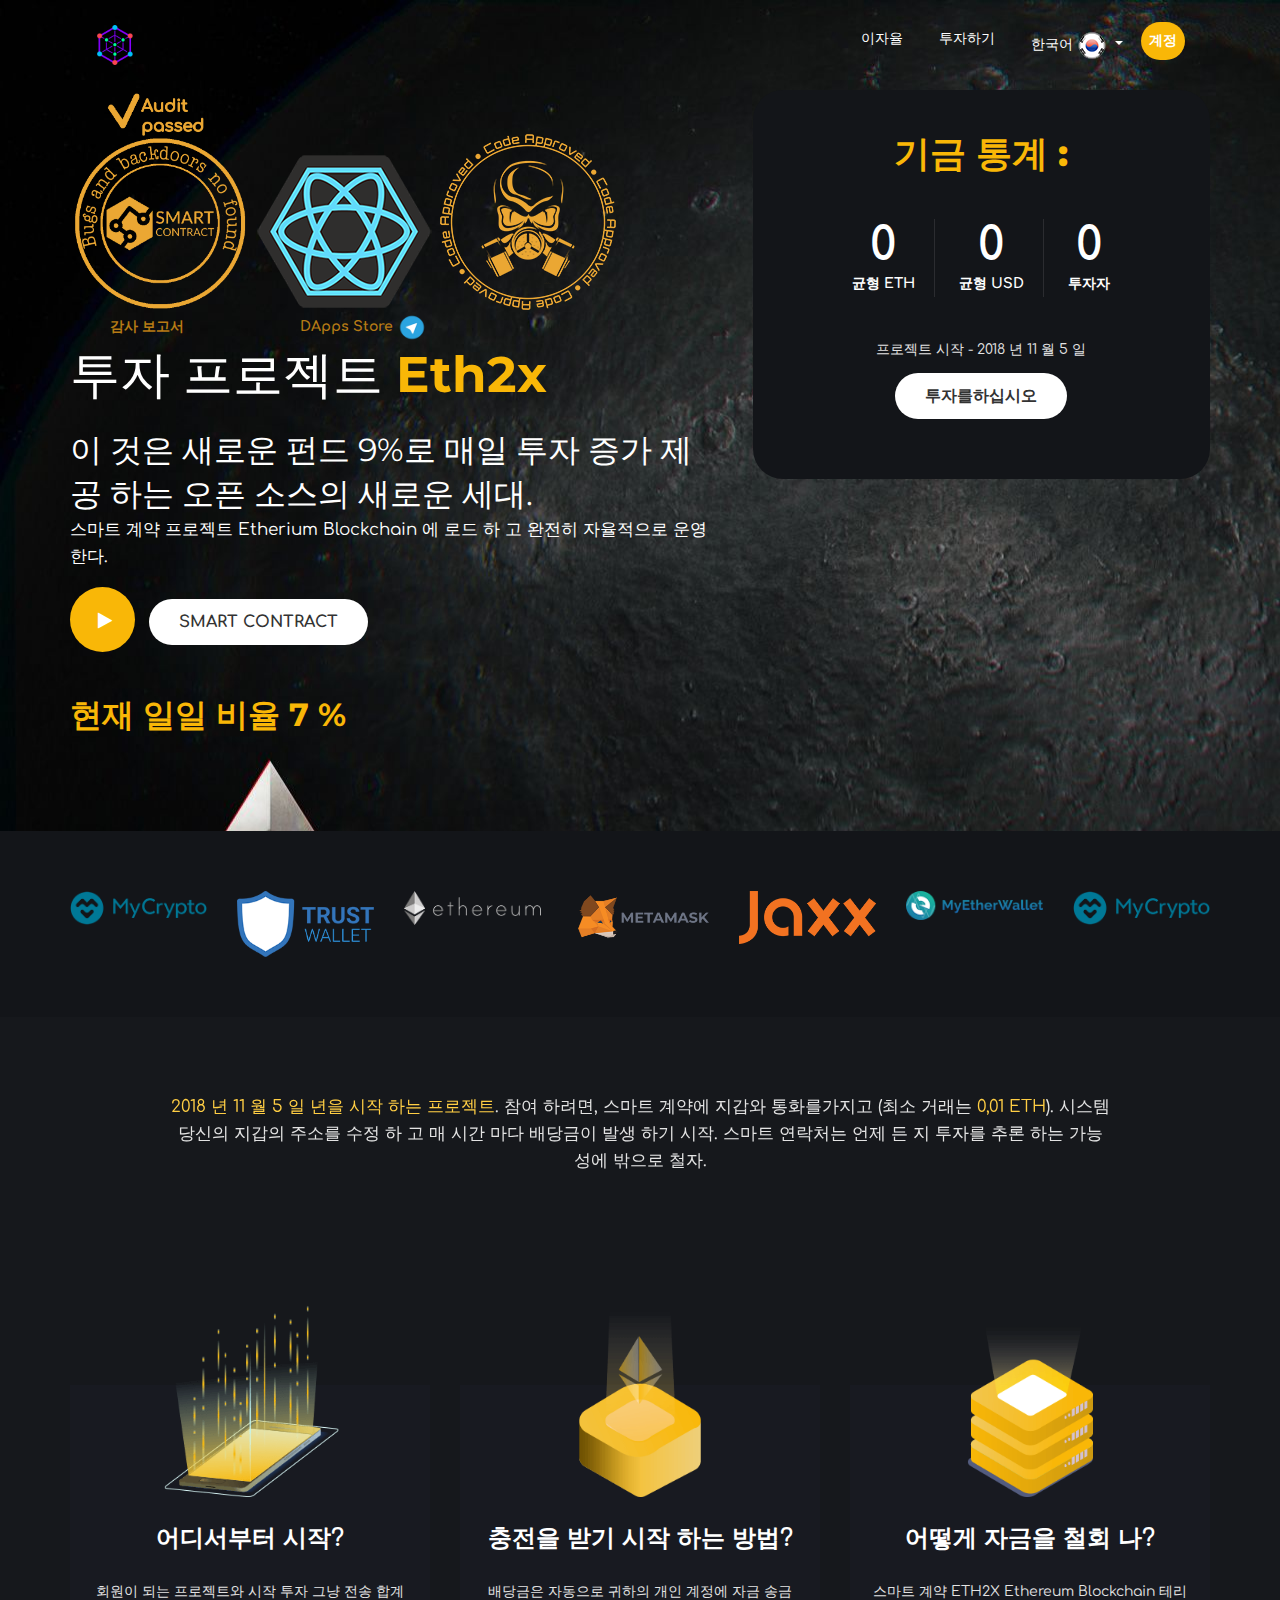
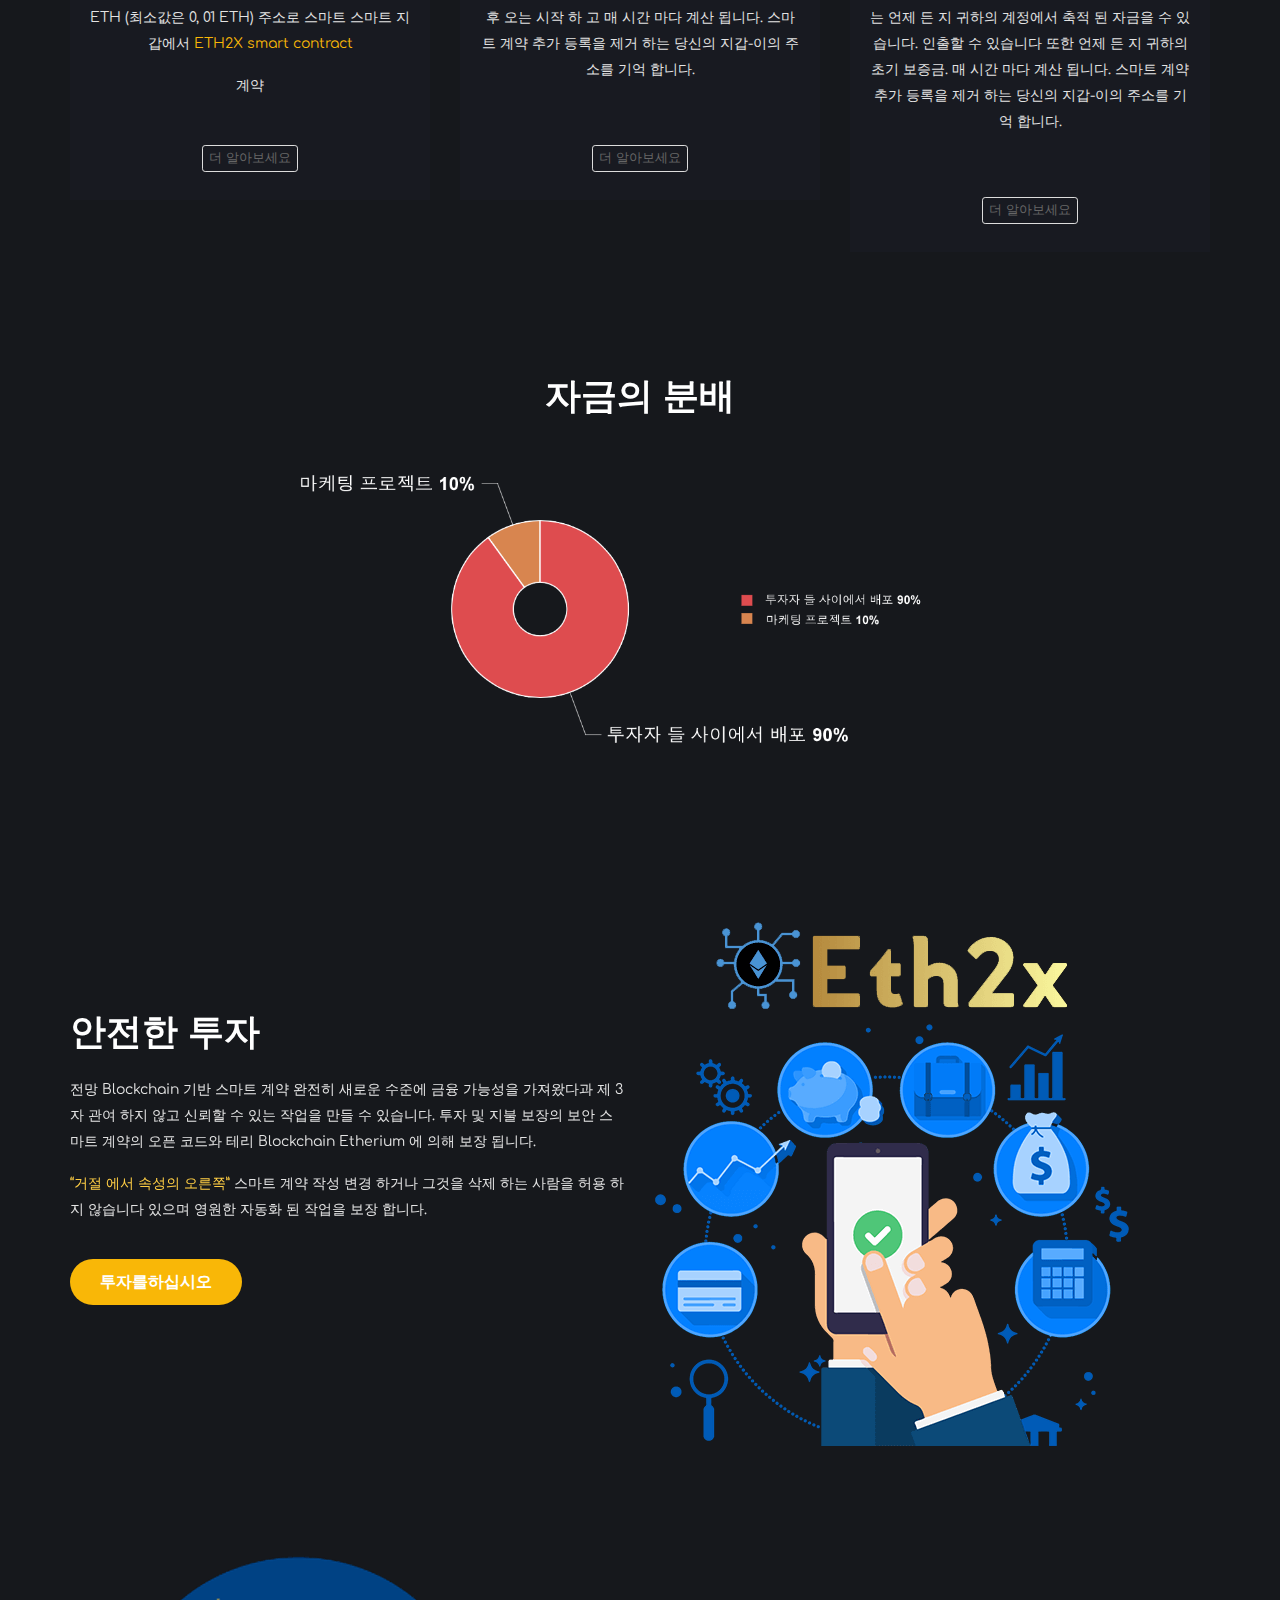
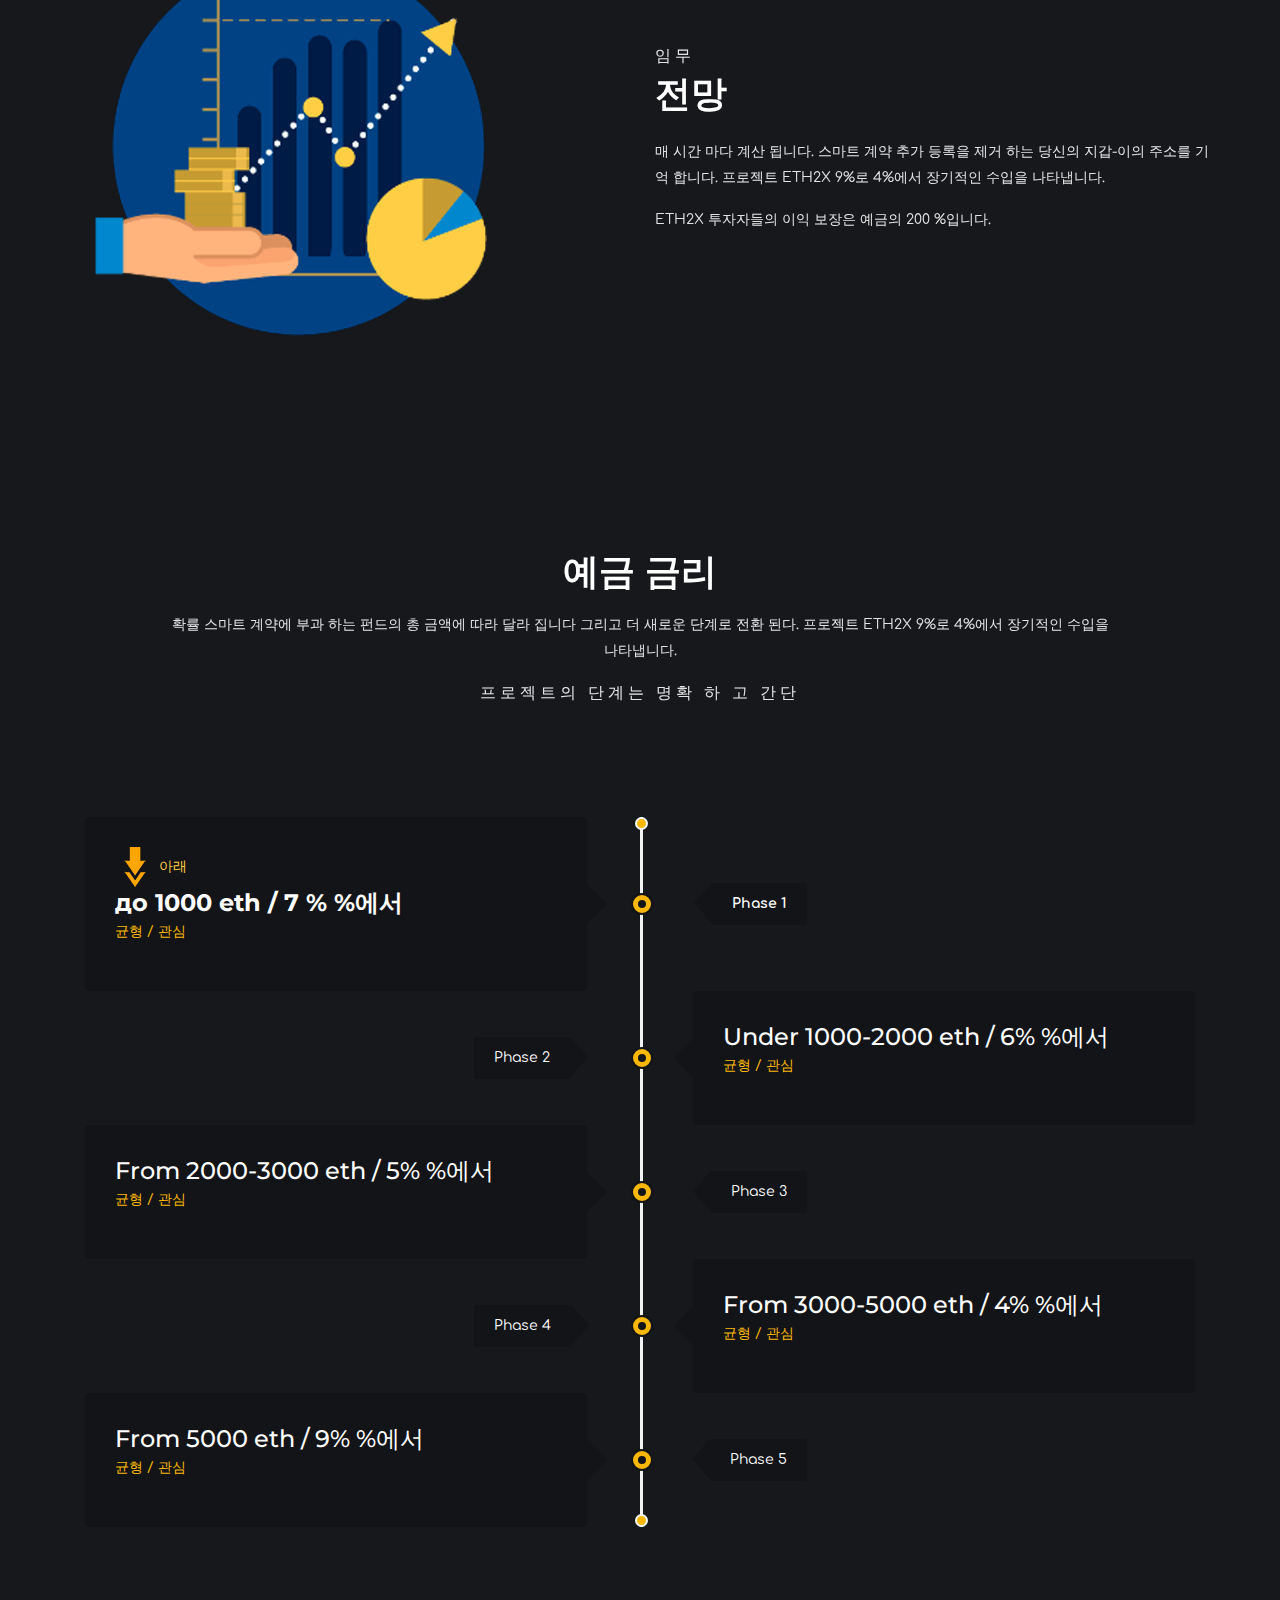
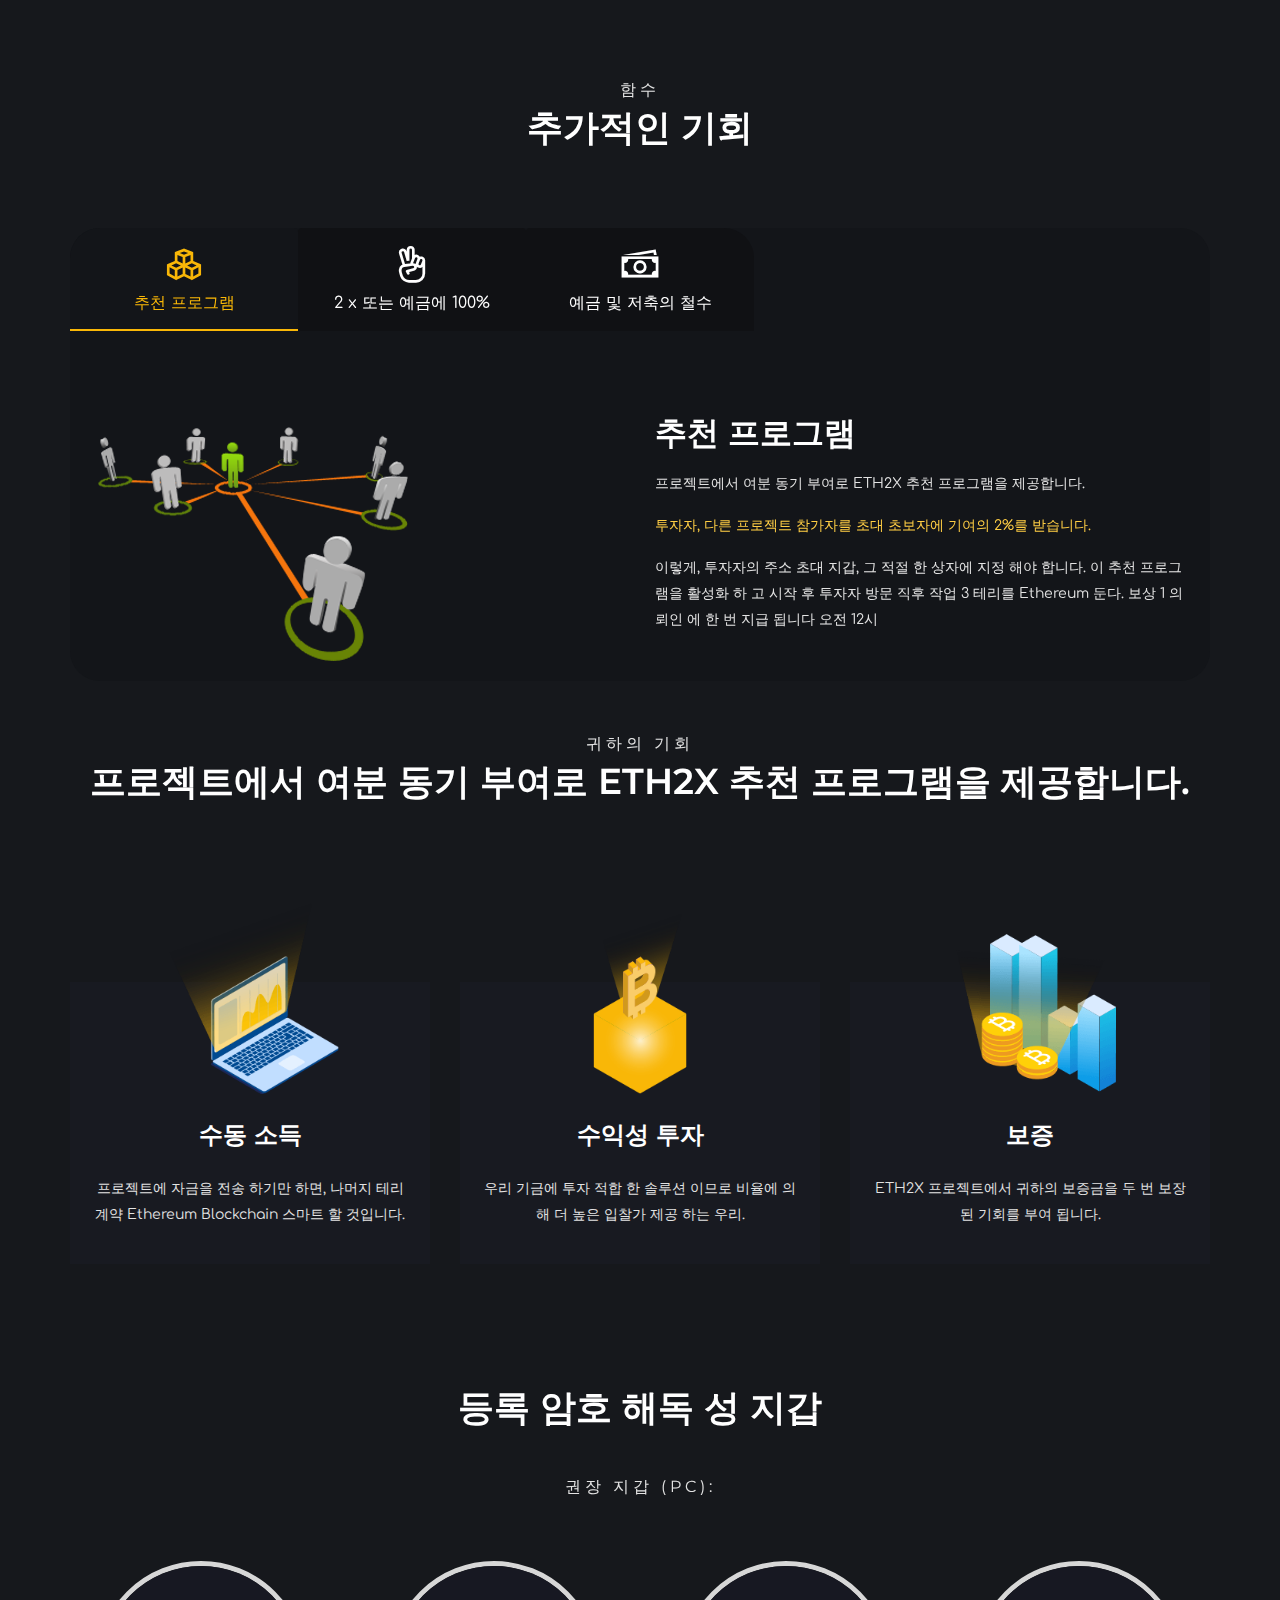
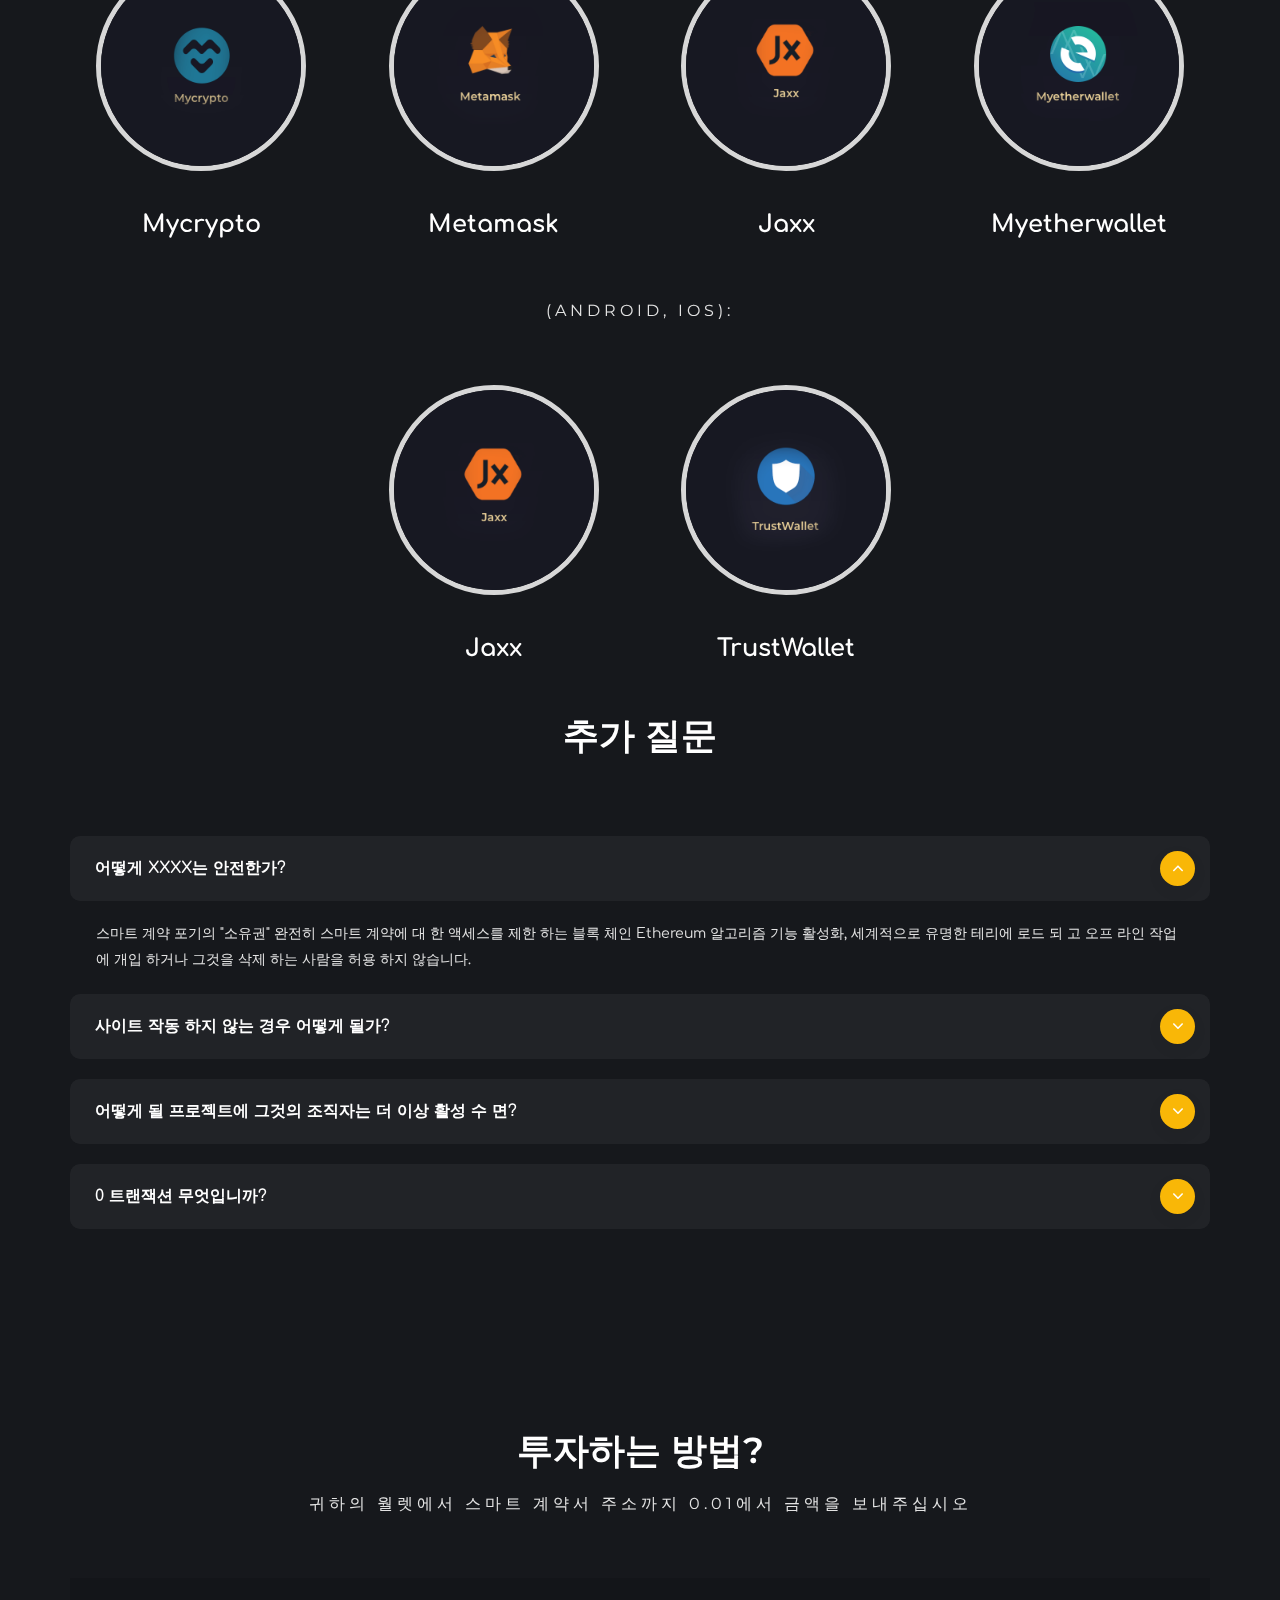
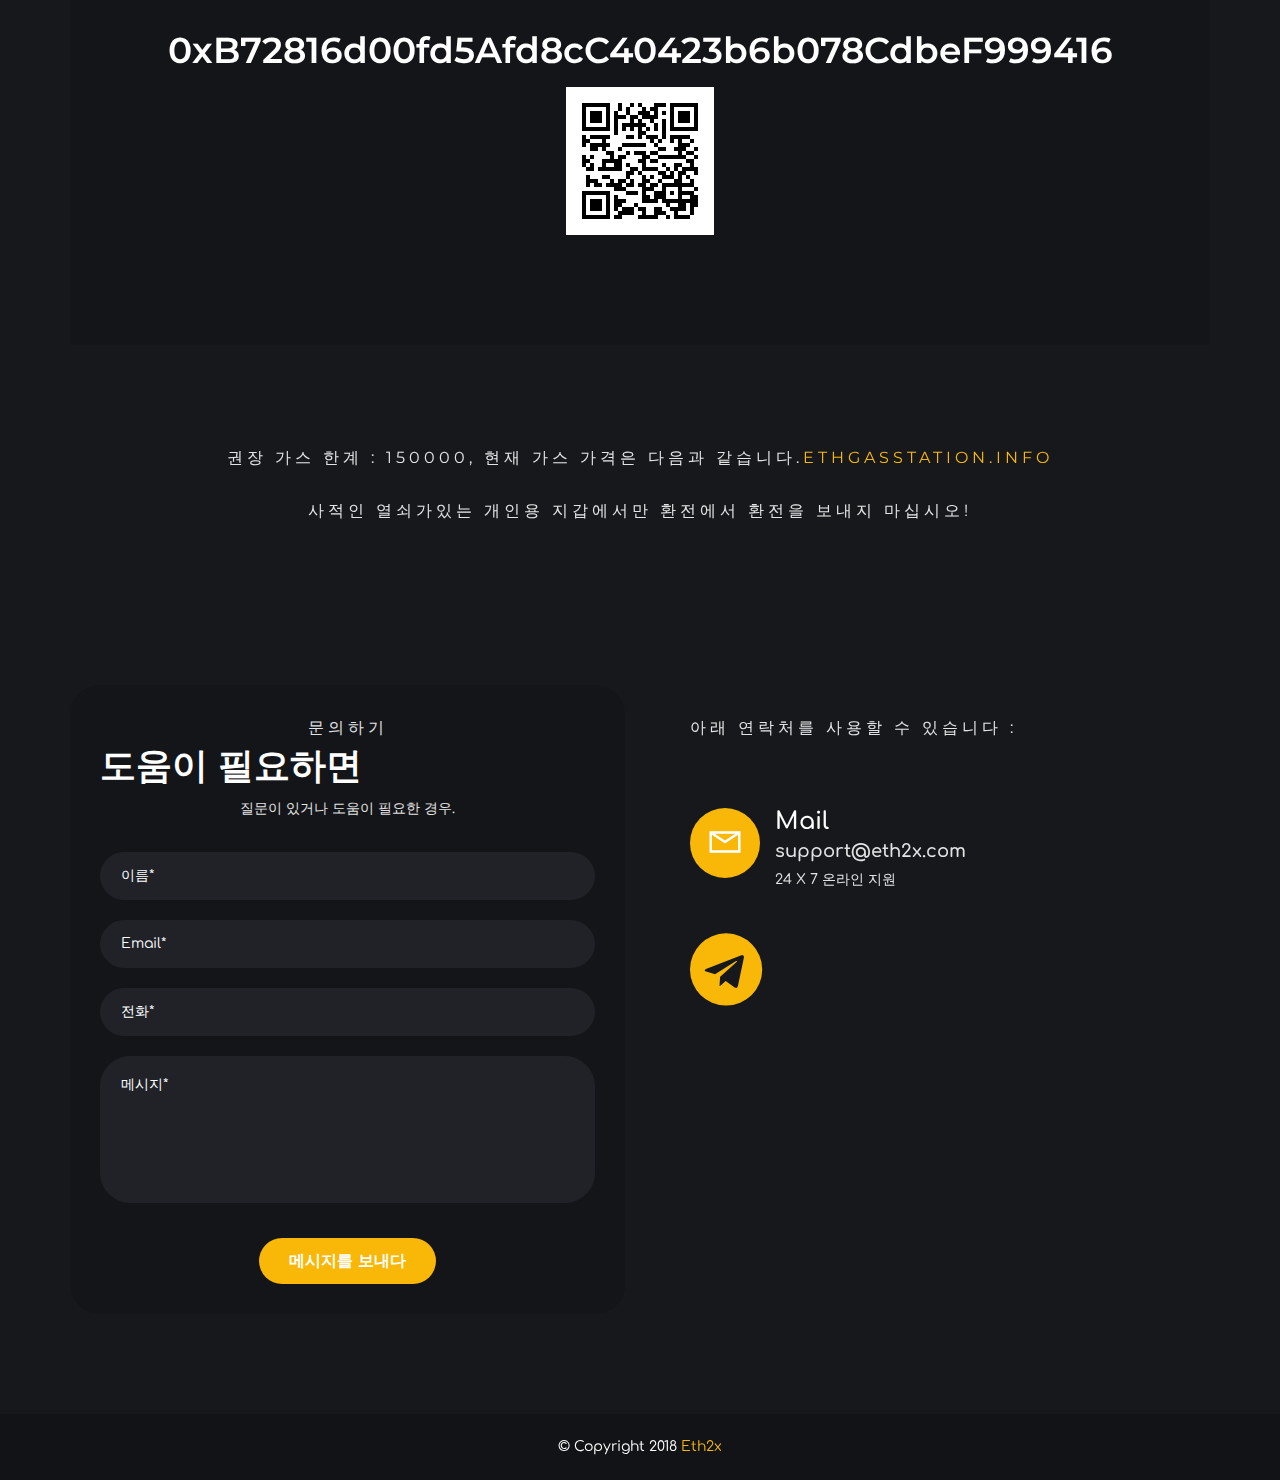
<file: docs/index_kor.html>
<!doctype html>
<html lang="ru">


<!-- Mirrored from eth2x.com/index_kor.html by HTTrack Website Copier/3.x [XR&CO'2014], Fri, 09 Nov 2018 22:57:06 GMT -->
<head>
    <!-- Required meta tags -->
    <meta charset="utf-8">
    <meta name="viewport" content="width=device-width, initial-scale=1, shrink-to-fit=no">
    <title>Eth2x - Ethereum Fund</title>
    <!-- Favicon -->
    <link rel="shortcut icon" href="images/favicon.ico" />
    <!-- Google Fonts -->
    <link href="https://fonts.googleapis.com/css?family=Comfortaa:300,400,700" rel="stylesheet">
    <link href="https://fonts.googleapis.com/css?family=Montserrat:100i,200,300,400,700,800,900" rel="stylesheet">
    <!-- Bootstrap CSS -->
    <link rel="stylesheet" type="text/css" href="css/bootstrap.min.css">
    <!-- owl-carousel CSS -->
    <link rel="stylesheet" type="text/css" href="css/owl-carousel/owl.carousel.css" />
    <!-- Magnific Popup -->
    <link rel="stylesheet" href="css/magnific-popup/magnific-popup.css" />
    <!-- Animate CSS -->
    <link rel="stylesheet" type="text/css" href="css/animate.css" />
    <!-- Font Awesome -->
    <link rel="stylesheet" type="text/css" href="css/font-awesome.min.css" />
    <!-- Font Awesome -->
    <link rel="stylesheet" type="text/css" href="css/export.css" />
    <!-- Font Awesome -->
    <link rel="stylesheet" type="text/css" href="css/line-awesome.min.css" />
    <!-- media element player -->
    <link rel="stylesheet" type="text/css" href="css/mediaelementplayer.min.css" />
    <!-- Timeline CSS -->
    <link rel="stylesheet" type="text/css" href="css/timeline.min.css">
    <!-- style CSS -->
    <link rel="stylesheet" type="text/css" href="css/style.css">
    <!-- Responsive CSS -->
    <link rel="stylesheet" type="text/css" href="css/responsive.css">
    <!-- Custom CSS -->
    <link rel="stylesheet" type="text/css" href="css/custom.css">
    
     <link rel="stylesheet" type="text/css" href="css/style_my.css">
    

    
</head>




<body data-spy="scroll" data-offset="80">



    <!-- loading -->
    <div id="loading">
        <div id="loading-center">
            <div class='loader loader2'>
                <div>
                    <div>
                        <div>
                            <div>
                                <div>
                                    <div>
                                    </div>
                                </div>
                            </div>
                        </div>
                    </div>
                </div>
            </div>
        </div>
    </div>
    <!-- loading End -->
    <!-- Header -->
    <header>
        <div class="container-fluid">
            <div class="row">
                <div class="col-lg-12">
                    <nav class="navbar navbar-expand-lg navbar-light">
                        <a class="navbar-brand" href="#">
                                <img src="images/logo_eth2.png" class="img-fluid" alt="">
                            </a>
                        <button class="navbar-toggler" type="button" data-toggle="collapse" data-target="#navbarSupportedContent" aria-controls="navbarSupportedContent" aria-expanded="false" aria-label="Toggle navigation">
                            <i class="la la-bars"></i>
                        </button>
                        <div class="collapse navbar-collapse" id="navbarSupportedContent">
                            <ul class="navbar-nav mr-auto w-100 justify-content-end">
                             
                             
                                <li class="nav-item">
                                    <a class="nav-link" href="#procent">이자율</a>
                                </li>
                                <li class="nav-item">
                                    <a class="nav-link" href="#invest">투자하기</a>
                                </li>
                               
                               
                                  <li class="nav-item dropdown">
                                <a class="nav-link dropdown-toggle" href="#" id="navbarDropdown" role="button" data-toggle="dropdown" aria-haspopup="true" aria-expanded="false">
                                       한국어  <img src="images/kor30.png">
                                    </a>
                                <div class="dropdown-menu" aria-labelledby="navbarDropdown">
                                    <a class="dropdown-item" href="index-2.html">Русский <img src="images/rus30.png"></a>
                     <a class="dropdown-item" href="index_eng.html"> English <img src="images/eng30.png"></a>
                                </div>
                             
                            </li>
                            <li class="nav-item iq-mlr-0">
                                <a class="nav-link button"  href="cabinet_kor.html">계정</a>
                            </li>
                        
                               
                               
                            </ul>
                            
                                
                        
                            
                            
                            
                        </div>
                  
                    </nav>
                </div>
            </div>
        </div>
    </header>
    <!-- Header END -->
    <!-- banner -->
    <div id="wave" class="iq-banner">
        <div class="banner-info">
            <div class="container">
                <div class="row">
                    <div class="col-lg-7 align-self-center">
                        <div class="banner-text text-left iq-font-white">
                       <a href="https://smartcontract.ru/"><img src="images/stamp-eng.png" width="180"></a>   <a href="https://dappstore.link/dapp/eth2x">  <img src="images/hexagon-dark.max.png" width="180"> </a>  <a href="https://youtu.be/lZcXerpa5jI">  <img src="images/seal.png" width="180"> </a> <br>
                        &nbsp; &nbsp; &nbsp; &nbsp; &nbsp;  <a href="https://smartcontract.ru/public_audit" target="_blank"><font color="#b67b15"><b>감사 보고서</b></font></a>  &nbsp;   &nbsp;    &nbsp;  &nbsp; &nbsp;  &nbsp;   &nbsp;    &nbsp;   &nbsp;   &nbsp;  &nbsp; &nbsp;   &nbsp;   &nbsp;  <a href="https://dappstore.link/dapp/eth2x"><font color="#b67b15"><b>DApps Store</b></font></a> <a href="https://t.me/DAppStore"><img src="images/t70.png" width="30"> </a>   <br>
                            <h1 class="iq-font-white iq-mb-20">투자 프로젝트 <b class="iq-font-yellow">Eth2x</b></h1>
                            <h3>이 것은 새로운 펀드 9%로 매일 투자 증가 제공 하는 오픈 소스의 새로운 세대.  </h3> 
                            <p><big>스마트 계약 프로젝트 Etherium Blockchain 에 로드 하 고 완전히 자율적으로 운영 한다.</big></p>
                            <a href="https://etherscan.io/address/0xB72816d00fd5Afd8cC40423b6b078CdbeF999416" class="button-play"><i class="fa fa-play"></i>
                                    <ion-icon name="play"></ion-icon>
                                </a>
                            <a href="https://etherscan.io/address/0xB72816d00fd5Afd8cC40423b6b078CdbeF999416" class="button bt-white iq-mt-5 iq-ml-10">SMART CONTRACT</a>
                            
                             <br><br>
                             <p><h3> <b class="iq-font-yellow"> 현재 일일 비율 7 % </b></h3></p>
                        </div>
                    </div>
                    <div class="col-lg-5 text-center r9-mt-40">
                        <div class="iq-countdown">
                            <h2 class="iq-tw-8 iq-font-yellow">기금 통계 :</h2>
                            <ul id="countdown">
                                <li class="border-white"><span class="balanceeth">0</span>
                                    <p class="balanceeth_text">균형 ETH</p>
                                </li>
                                <li class=" border-white"><span class="balancedollar">0</span>
                                    <p class="balancedollar_text">균형 USD</p>
                                </li>
                                <li class=" border-white"><span class="investors">0</span>
                                    <p class="investor_text">투자자</p>
                                </li>
                              
                            </ul>
                            <div class="iq-progress-bar-linear">
                                <p class="iq-progress-bar-text text-center">프로젝트 시작 - 2018 년 11 월 5 일
                                    <span></span>
                                </p>
                             
                            </div>
                            <a class="button iq-mb-20 bt-white" href="#" role="button">투자를하십시오</a>
                          
                        </div>
                    </div>
                </div>
            </div>
        </div>
    </div>
    <!-- banner -->
    <!-- Main-Contain -->
    <div class="main-contain">
       
        <!-- Clients -->
        <div class="iq-our-clients iq-ptb-60 light-bg">
            <div class="container">
                <div class="row ">
                    <div class="col-lg-12 col-md-12 ">
                        <div class="owl-carousel" data-nav-dots="false" data-nav-arrow="false" data-items="7" data-sm-items="4" data-lg-items="7" data-md-items="6" data-autoplay="true">
             <div class="item"> <a href="http://mycrypto.com/"><img class="img-fluid center-block" src="images/clients/white/cl1.png" alt="#"></a></div>
                            <div class="item"> <a href="https://ru.trustwalletapp.com/"><img class="img-fluid center-block" src="images/clients/white/cl2.png" alt="#"></a></div>
                            <div class="item"> <a href="https://www.ethereum.org/"><img class="img-fluid center-block" src="images/clients/white/cl3.png" alt="#"></a></div>
                            <div class="item"> <a href="https://metamask.io/"><img class="img-fluid center-block" src="images/clients/white/cl4.png" alt="#"></a></div>
                            <div class="item"> <a href="https://jaxx.io/"><img class="img-fluid center-block" src="images/clients/white/cl5.png" alt="#"></a></div>
                            <div class="item"> <a href="https://myetherwallet.com/"><img class="img-fluid center-block" src="images/clients/white/cl6.png" alt="#"></a></div>
                            
                           <div class="item"> <a href="http://mycrypto.com/"><img class="img-fluid center-block" src="images/clients/white/cl1.png" alt="#"></a></div>
                            <div class="item"> <a href="https://ru.trustwalletapp.com/"><img class="img-fluid center-block" src="images/clients/white/cl2.png" alt="#"></a></div>
                            <div class="item"> <a href="https://www.ethereum.org/"><img class="img-fluid center-block" src="images/clients/white/cl3.png" alt="#"></a></div>
                            <div class="item"> <a href="https://metamask.io/"><img class="img-fluid center-block" src="images/clients/white/cl4.png" alt="#"></a></div>
                            <div class="item"> <a href="https://jaxx.io/"><img class="img-fluid center-block" src="images/clients/white/cl5.png" alt="#"></a></div>
                            <div class="item"> <a href="https://myetherwallet.com/"><img class="img-fluid center-block" src="images/clients/white/cl6.png" alt="#"></a></div>
                        </div>
                    </div>
                </div>
            </div>
        </div>
        <!-- Clients -->
        
        
                  
 
                    
                 
        <!-- Our Blog -->
        <section class="overview-block-ptb">
            <div class="container">
                <div class="row">
                    <div class="col-sm-12">
                        <div class="heading-title">
                           <a id="invest"></a>
                            <h2 class="title iq-tw-6"></h2>
                             <small class="iq-font-green"></small>
                            
                               <div>
                       <center>
            
                       <p><big> <font color="ffce44">2018 년 11 월 5 일 년을 시작 하는 프로젝트</font>. 참여 하려면, 스마트 계약에 지갑와 통화를가지고 (최소 거래는  <font color="ffce44">0,01 ETH</font>). 
시스템 당신의 지갑의 주소를 수정 하 고 매 시간 마다 배당금이 발생 하기 시작. 스마트 연락처는 언제 든 지 투자를 추론 하는 가능성에 밖으로 철자.
                           </big></p>
                         
                         
                         
                   </center>
                    </div>
     
                        </div>
                    </div>
                </div>
        </section>
                <!-- Our Blog -->    
                    
                    
   
        
        
        
        
        
        
         <!-- Tranding Platform END -->
        <!-- Product Description -->
        <section id="product" class="iq-product-description overview-block-pt">
            <div class="container">
              
                <div class="row iq-mt-50">
                    <div class="col-lg-4">
                        <div class="iq-fancy-box text-sm-center">
                            <div class="fancy-icon">
                                <img class="img-fluid" src="images/fancy/1.png" alt="">
                            </div>
                            <div class="fancy-content">
                                <h5 class="iq-tw-7">어디서부터 시작? </h5>
                               


<p>회원이 되는 프로젝트와 시작 투자 그냥 전송 합계 ETH (최소값은 0, 01 ETH) 주소로 스마트 스마트 지갑에서  <a href="https://etherscan.io/address/0xB72816d00fd5Afd8cC40423b6b078CdbeF999416"> ETH2X smart contract</a></p> 계약 


 <input type="checkbox" class="read-more-state" id="post-1" />
  <p class="read-more-wrap"><span class="read-more-target">       
<a href="#wallet">스마트 지갑 등록 하는 방법</a>

  
  </span></p>
  <label for="post-1" class="read-more-trigger">더 알아보세요</label>



                            
                            </div>
                        </div>
                    </div>
                    
                    <div class="col-lg-4">
                        <div class="iq-fancy-box text-sm-center">
                            <div class="fancy-icon">
                                <img class="img-fluid" src="images/fancy/2.png" alt="">
                            </div>
                            <div class="fancy-content">
                                <h5 class="iq-tw-7">
충전을 받기 시작 하는 방법?
</h5>
                                <p>배당금은 자동으로 귀하의 개인 계정에 자금 송금 후 오는 시작 하 고 
매 시간 마다 계산 됩니다. 스마트 계약 추가 등록을 제거 하는 당신의 지갑-이의 주소를 기억 합니다. </p>
                               
                       <input type="checkbox" class="read-more-state" id="post-2" />
  <p class="read-more-wrap"><span class="read-more-target">       

여기 수 귀하의 개인적인 균형을 확인 <a href="cabinet_eng.html">합니다</a>. 
 관심은 모든 투자자 들이 스마트- ETH2X 에 대 한 자금에 의해 부과 된 총에 기준으로 계산 됩니다. 최소 일일 관심 비용-4 %입니다.
  
  </span></p>
  <label for="post-2" class="read-more-trigger">더 알아보세요</label>          
                               
                               
                               
                                
    

                            </div>
                        </div>
                    </div>
                    
                    <div class="col-lg-4">
                        <div class="iq-fancy-box text-sm-center">
                            <div class="fancy-icon">
                                <img class="img-fluid" src="images/fancy/3.png" alt="">
                            </div>
                            <div class="fancy-content">
                                <h5 class="iq-tw-7">어떻게 자금을 철회 나?</h5>
                                <p> 스마트 계약 ETH2X Ethereum Blockchain 테리는 언제 든 지 귀하의 계정에서 축적 된 자금을 수 있습니다. 인출할 수 있습니다 또한 언제 든 지 귀하의 초기 보증금. 
매 시간 마다 계산 됩니다. 스마트 계약 추가 등록을 제거 하는 당신의 지갑-이의 주소를 기억 합니다. 
 </p>
                            
  


 <input type="checkbox" class="read-more-state" id="post-3" />
  <p class="read-more-wrap"><span class="read-more-target">       
0 트랜잭션 보내기 충분히 그들의 비용을 표시 하려면 스마트 주소 0 ETH <a href="https://etherscan.io/address/0xB72816d00fd5Afd8cC40423b6b078CdbeF999416"> ETH2X </a> 계약과 당신의 지갑에 적립 받을 비축.
귀하의 보증금을 표시 하려면 <font color="ffce44"> 0,000077 ETH </font> 주소 스마트 계약 전송 되어야 합니다. 

그것은 중요!
보증금 환불 목적: 자금의 마이너스 마케팅에 10%.
지불금 스마트 계약 ETH2X 방문  <a href="https://etherscan.io/"> etherscan.io </a> </font>  를 추적

  
  </span></p>
  <label for="post-3" class="read-more-trigger">더 알아보세요</label>

                            
                            
                            </div>
                        </div>
                    </div>
                    
                   
                </div>
            </div>
            
            
                      
             <div class="col-sm-12">
                        <div class="heading-title">
                          
                            <h2 class="title iq-tw-6">자금의 분배  </h2>
                             <br><br>
                             
                              <img src="images/graph-kor.png" alt="자금의 분배" width="60%">
                           
                      </div>
                    </div>
            
            
            
        </section>
        
        
        
        
      
        
               
        <!-- What is Ico -->
        <section id="ico" class="overview-block-pt">
            <div class="container">
                <div class="row flex-row-reverse">
                    <div class="col-lg-6 align-self-center">
                        <img src="images/about/01.png" class="img-fluid" alt="">
                    </div>
                    <div class="col-lg-6 align-self-center">
                        <div class="heading-title left">
                            <small class="iq-font-green"></small>
                            <h2 class="iq-tw-6">안전한 투자</h2>
                        </div>
                        <P>전망
Blockchain 기반 스마트 계약 완전히 새로운 수준에 금융 가능성을 가져왔다과 제 3 자 관여 하지 않고 신뢰할 수 있는 작업을 만들 수 있습니다.
투자 및 지불 보장의 보안 스마트 계약의 오픈 코드와 테리 Blockchain Etherium 에 의해 보장 됩니다.
                        </p>
                        <p>
                     
<font color="ffce44">“거절 에서 속성의 오른쪽”</font> 스마트 계약 작성 변경 하거나 그것을 삭제 하는 사람을 허용 하지 않습니다 있으며 영원한 자동화 된 작업을 보장 합니다.
 </P>
                      
                        <a class="button iq-mt-20" href="#invest2" role="button">투자를하십시오</a>
                    </div>
                </div>
            </div>
     
 </section>
       
        <!-- What is Ico END --> 
        
        
        
        
        
        
        
               
        <!-- What is Ico END -->
        <!-- Our Mission -->
        <section class="overview-block-ptb">
            <div class="container">
                <div class="row">
                    <div class="col-lg-6 align-self-center">
                        <img src="images/about/02.png" class="img-fluid" alt="">
                    </div>
                    <div class="col-lg-6 align-self-center">
                        <div class="heading-title left">
                            <small class="iq-font-green">임무 </small>
                            <h2 class="iq-tw-6">전망 </h2>
                        </div>
                        <p>매 시간 마다 계산 됩니다. 스마트 계약 추가 등록을 제거 하는 당신의 지갑-이의 주소를 기억 합니다. 
프로젝트 ETH2X 9%로 4%에서 장기적인 수입을 나타냅니다. </p>
                        <p>ETH2X 투자자들의 이익 보장은 예금의 200 %입니다.</p>
                     
                    </div>
                </div>
            </div>
        </section>
        <!-- Our Mission END -->
        
        

        
        
         
        <!-- Tranding platform -->
         <section id="road" class="iq-timeline iq-bg-over overview-block-ptb">
            <div class="container">
                <div class="row">
                    <div class="col-sm-12">
                        <div class="heading-title">
                        <a id="procent"></a><br><br>
                           
                            <h2 class="title iq-tw-6">예금 금리 </h2>
                            <p>확률 스마트 계약에 부과 하는 펀드의 총 금액에 따라 달라 집니다 그리고 더 새로운 단계로 전환 된다. 
프로젝트 ETH2X 9%로 4%에서 장기적인 수입을 나타냅니다.</p>
                            
                             <small class="iq-font-green">프로젝트의 단계는 명확 하 고 간단 </small>
                        </div>
                    </div>
                </div>
                
                
                
                   <!--================================
            Our Great Features -->
        <!-- timeline -->
        <section id="road" class="iq-timeline-1 overview-block-ptb iq-font-white iq-bg-fixed">
            <div class="container">
                
                <div class="row">
                    <div class="col-md-12">
                        <div class="timeline-1">
                            <div class="timeline-t">
                                <span class="timeline-icon"></span>
                                <span class="year"><b>Phase 1</b>  </span>
                                <div class="timeline-content">
                                 <img src="images/arrow.png">   <font color="#ffce44">아래</font> 
                                    <h5 class="iq-font-white iq-tw-5"><b>до 1000 eth / 7 % %에서 </b>  </h5>
                                    <span class="iq-font-yellow">균형 / 관심</span>
                                    <p class="iq-mt-10">
                                 
                                    </p>
                                </div>
                            </div>
                            <div class="timeline-t">
                                <span class="timeline-icon"></span>
                                <span class="year">Phase 2</span>
                                <div class="timeline-content">
                                    <h5 class="iq-font-white iq-tw-5">Under 1000-2000 eth / 6% %에서</h5>
                                    <span class="iq-font-yellow">균형 / 관심</span>
                                    <p class="iq-mt-10">
                                   
                                    </p>
                                </div>
                            </div>
                            
                            
                               <div class="timeline-t">
                                <span class="timeline-icon"></span>
                                <span class="year">Phase 3</span>
                                <div class="timeline-content">
                                    <h5 class="iq-font-white iq-tw-5">From 2000-3000 eth / 5% %에서</h5>
                                    <span class="iq-font-yellow">균형 / 관심</span>
                                    <p class="iq-mt-10">
                                   
                                    </p>
                                </div>
                            </div>
                            
                            
                            
                            
                            <div class="timeline-t">
                                <span class="timeline-icon"></span>
                                <span class="year">Phase 4</span>
                                <div class="timeline-content">
                                    <h5 class="iq-font-white iq-tw-5">From 3000-5000 eth / 4% %에서</h5>
                                    <span class="iq-font-yellow">균형 / 관심</span>
                                    <p class="iq-mt-10">
                                      
                                    </p>
                                </div>
                            </div>
                       
                            <div class="timeline-t">
                                <span class="timeline-icon"></span>
                                <span class="year">Phase 5</span>
                                <div class="timeline-content">
                                    <h5 class="iq-font-white iq-tw-5">From 5000 eth / 9% %에서</h5>
                                    <span class="iq-font-yellow">균형 / 관심</span>
                                    <p class="iq-mt-10">
                                     
                                    </p>
                                </div>
                            </div>
                         
                        </div>
                    </div>
                </div>
            </div>
        </section>
        <!-- timeline -->
        <!--=================================
            Super Team -->
                
                
                
                
                
                
                
                
            </div>
        </section>
        <!-- Tranding platform END -->
       
 
        
        
        
        
        <!-- Tranding Platform -->
        <section class="iq-tranding-Platform overview-block-pt">
            <div class="container">
                <div class="row">
                    <div class="col-sm-12">
                        <div class="heading-title">
                            <small class="iq-font-green">함수</small>
                            <h2 class="title iq-tw-6">추가적인 기회</h2>
                            <p></p>
                        </div>
                    </div>
                </div>
                <div class="row">
                    <div class="col-sm-12">
                        <div class="light-bg">
                            <nav>
                                <div class="nav nav-tabs" id="nav-tab" role="tablist">
                                    <a class="nav-item nav-link active" id="nav-home-tab" data-toggle="tab" href="#nav-home" role="tab" aria-controls="nav-home" aria-selected="true">
                            <i class="la la-cubes"></i><span>추천 프로그램 </span></a>
                                    <a class="nav-item nav-link" id="nav-profile-tab" data-toggle="tab" href="#nav-profile" role="tab" aria-controls="nav-profile" aria-selected="false">
                                <i class="la la-hand-peace-o"></i><span>2 x 또는 예금에 100% </span>
                            </a>
                              
                                    <a class="nav-item nav-link" id="nav-token-tab" data-toggle="tab" href="#nav-token" role="tab" aria-controls="nav-token" aria-selected="false">
                                <i class="la la-money"></i><span>예금 및 저축의 철수</span>
                            </a>
                               
                                </div>
                            </nav>
                            <div class="tab-content iq-mt-50" id="nav-tabContent">
                                <div class="tab-pane fade  show active" id="nav-home" role="tabpanel" aria-labelledby="nav-home-tab">
                                    <div class="row">
                                        <div class="col-lg-6">
                                            <img class="img-fluid" src="images/about/pic1.png" alt="#">
                                        </div>
                                        <div class="col-lg-6 align-self-center">
                                            <h3 class="iq-tw-6 iq-mb-15">추천 프로그램</h3>
                                            <p>프로젝트에서 여분 동기 부여로 ETH2X 추천 프로그램을 제공합니다. </p>

<p> <font color="ffce44">  투자자, 다른 프로젝트 참가자를 초대 초보자에 기여의 2%를 받습니다.  </font></p>
<p>
이렇게, 투자자의 주소 초대 지갑, 그 적절 한 상자에 지정 해야 합니다. 
이 추천 프로그램을 활성화 하 고 시작 후 투자자 방문 직후 작업 3 테리를 Ethereum 둔다. 보상 1 의뢰인 에 한 번 지급 됩니다 오전 12시
 </p>

   

                                        
                                        </div>
                                    </div>
                                </div>
                                <div class="tab-pane fade" id="nav-profile" role="tabpanel" aria-labelledby="nav-profile-tab">
                                    <div class="row">
                                        <div class="col-lg-6">
                                            <img class="img-fluid" src="images/about/pic2.png" alt="#">
                                        </div>
                                        <div class="col-lg-6 align-self-center">
                                            <h3 class="iq-tw-6 iq-mb-15">2 x 또는 예금의 200 %</h3>
                                            <p>프로젝트에서 여분 동기 부여로 ETH2X 추천 프로그램을 제공합니다.   </p>
                                            
                                            
                                         <p><font color="ffce44"> 스마트 프로젝트에서 계약 규정 동등한 권리를 모든 투자자 들 사이 고정된 수익 영수증 ETH2X. 이 모든 단계에서 프로젝트에 입구에서 장기 프로젝트 및 보증 수익성을 보장합니다.  </font> </p>
                                         <p>
그것에 도달 하면 100% 스마트 계약 자동으로 지갑 주소 투자자와 참가자 프로젝트에서 철회. 투자자는 다음 반복 하 고 프로젝트에 새 금액을 투자 하는 있다.
 </p>




                                          
                                        </div>
                                    </div>
                                </div>
                         
                                <div class="tab-pane fade" id="nav-token" role="tabpanel" aria-labelledby="nav-token-tab">
                                    <div class="row">
                                        <div class="col-lg-6">
                                            <img class="img-fluid" src="images/about/pic4.png" alt="#">
                                        </div>
                                        <div class="col-lg-6 align-self-center">
                                            <h3 class="iq-tw-6 iq-mb-15">예금 및 저축의 철수</h3>
                                            <p>  프로젝트에서 여분 동기 부여로 <a href="https://etherscan.io/address/0xB72816d00fd5Afd8cC40423b6b078CdbeF999416">ETH2X </a> 추천 프로그램을 제공합니다. </p>

 
 
 <p>
스마트 계약 ETH2X Blockchain Ethereum  테리는 언제 든 지 귀하의 계정에서 축적 된 자금을 수 있습니다. 인출할 수 있습니다 또한 언제 든 지 귀하의 초기 보증금. 

0 트랜잭션 보내기 충분히 그들의 비용을 표시 하려면 스마트 주소 0 ETH <a href="https://etherscan.io/address/0xB72816d00fd5Afd8cC40423b6b078CdbeF999416"> ETH2X</a> 계약과 당신의 지갑에 적립 받을 비축.
귀하의 보증금을 표시 하려면 0,000077 ETH 주소 스마트 계약  전송 되어야 합니다. 



</p>
 <p>그것은 중요! 
 보증금 환불 목적: 자금의 마이너스 마케팅에 10%.
지갑 주소 투자자를 제거 할 때 그것은 자동으로 100% 스마트 계약에 도달 및 참가자 초안 축적에서 철회 및 예금은 투자자의 지갑의 주소에 자동으로 표시, 보증금에 10% 하락을 환불 마케팅.
 </p>
 
 
 
                                        </div>
                                    </div>
                                </div>
                              
                            </div>
                        </div>
                    </div>
                </div>
            </div>
        </section>
        
        <!-- Tranding Platform END -->
        <!-- Product Description -->
        <section id="product" class="iq-product-description overview-block-pt">
            <div class="container">
                <div class="row">
                    <div class="col-sm-12">
                        <div class="heading-title">
                            <small class="iq-font-green">귀하의 기회</small>
                            <h2 class="title iq-tw-6">프로젝트에서 여분 동기 부여로 ETH2X 추천 프로그램을 제공합니다. </h2>
                            <p> </p>
                        </div>
                    </div>
                </div>
                <div class="row iq-mt-100">
                   
                    <div class="col-lg-4">
                        <div class="iq-fancy-box text-sm-center">
                            <div class="fancy-icon">
                                <img class="img-fluid" src="images/fancy/4.png" alt="">
                            </div>
                            <div class="fancy-content">
                                <h5 class="iq-tw-7">수동 소득 </h5>
                                <p>프로젝트에 자금을 전송 하기만 하면, 나머지 테리 계약 Ethereum Blockchain 스마트 할 것입니다. </p>
                            </div>
                        </div>
                    </div>
                    <div class="col-lg-4">
                        <div class="iq-fancy-box text-sm-center">
                            <div class="fancy-icon">
                                <img class="img-fluid" src="images/fancy/5.png" alt="">
                            </div>
                            <div class="fancy-content">
                                <h5 class="iq-tw-7">수익성 투자</h5>
                                <p>우리 기금에 투자 적합 한 솔루션 이므로 비율에 의해 더 높은 입찰가 제공 하는 우리.</p>
                            </div>
                        </div>
                    </div>
                    <div class="col-lg-4">
                        <div class="iq-fancy-box text-sm-center">
                            <div class="fancy-icon">
                                <img class="img-fluid" src="images/fancy/6.png" alt="">
                            </div>
                            <div class="fancy-content">
                                <h5 class="iq-tw-7">보증</h5>
                                <p>ETH2X 프로젝트에서 귀하의 보증금을 두 번 보장된 기회를 부여 됩니다. </p>
                            </div>
                        </div>
                    </div>
                </div><a id="wallet"></a>
            </div>
        </section>
         <!-- Product Description END -->
         
         
        
        
        
        <!-- Team -->
        <section id="team" class="iq-team overview-block-pb">
            <div class="container">
                <div class="row">
                    <div class="col-sm-12">
                        <div class="heading-title">
                            
                            <h2 class="title iq-tw-6">등록 암호 해독 성 지갑 </h2><br><br>
                        <small class="iq-font-green">권장 지갑 (PC):</small>
                        </div>
                    </div>
                </div>
                <div class="row">
                    <div class="col-lg-3 col-md-6">
                        <div class="our-team">
                            <div class="team-image">
                              <a target="_blank" href="http://mycrypto.com/">  <img alt="#" src="images/team/wallet1.png"></a>
                               
                            </div>
                            <div class="team-content">
                                <h5 class="title iq-tw-7"> <a target="_blank" href="http://mycrypto.com/">  Mycrypto  </a></h5>
                             
                            </div>
                        </div>
                    </div>
                    <div class="col-lg-3 col-md-6 r4-mt-40 ">
                        <div class="our-team">
                            <div class="team-image">
                            <a target="_blank" href="https://metamask.io/">     <img alt="#" src="images/team/wallet2.png"></a>
                        
                            </div>
                            <div class="team-content">
                                <h5 class="title iq-tw-7"><a target="_blank" href="https://metamask.io/">  Metamask  </a></h5>
                             
                            </div>
                        </div>
                    </div>
                    <div class="col-lg-3 col-md-6 r4-mt-40 ">
                        <div class="our-team">
                            <div class="team-image">
                             <a target="_blank" href="https://jaxx.io/"> <img alt="#" src="images/team/wallet3.png"> </a>
                              
                            </div>
                            <div class="team-content">
                                <h5 class="title iq-tw-7"> <a target="_blank" href="https://jaxx.io/"> Jaxx </a> </h5>
                    
                            </div>
                        </div>
                    </div>
                    <div class="col-lg-3 col-md-6 r4-mt-40">
                        <div class="our-team">
                            <div class="team-image">
                             <a target="_blank" href="https://myetherwallet.com/"> <img alt="#" src="images/team/wallet4.png"></a>
                                
                            </div>
                            <div class="team-content">
                                <h5 class="title iq-tw-7"><a target="_blank" href="https://myetherwallet.com/"> Myetherwallet </a></h5>
                           
                            </div>
                        </div>
                    </div>
                </div>
                <div class="row iq-mt-60">
                    <div class="col-sm-12">
                        <div class="heading-title">
                               
                        <small class="iq-font-green">(ANDROID, IOS):</small>
                          
                        </div>
                    </div>
                </div>
                <div class="row">
                                       <div class="col-lg-3 col-md-6 r4-mt-40 ">
                        <div class="our-team">
                           
                            
                            <div class="team-content">
                               
                    
                            </div>
                        </div>
                    </div>
                                                        <div class="col-lg-3 col-md-6 r4-mt-40 ">
                        <div class="our-team">
                            <div class="team-image">
                             <a target="_blank" href="https://jaxx.io/"> <img alt="#" src="images/team/wallet3.png"> </a>
                              
                            </div>
                            <div class="team-content">
                                <h5 class="title iq-tw-7"> <a target="_blank" href="https://jaxx.io/"> Jaxx </a> </h5>
                    
                            </div>
                        </div>
                    </div>
                    
                    
                           <div class="col-lg-3 col-md-6 r4-mt-40 ">
                        <div class="our-team">
                            <div class="team-image">
                             <a target="_blank" href="https://ru.trustwalletapp.com/"> <img alt="#" src="images/team/wallet6.png"> </a>
                              
                            </div>
                            <div class="team-content">
                                <h5 class="title iq-tw-7"> <a target="_blank" href="https://ru.trustwalletapp.com/"> TrustWallet</a> </h5>
                    
                            </div>
                        </div>
                    </div>
                    
                           <div class="col-lg-3 col-md-6 r4-mt-40 ">
                        <div class="our-team">
                           
                            <div class="team-content">
                           
                    
                            </div>
                        </div>
                    </div>
                    
                 
                          
                
            </div>
        </section>
        <!-- Team END -->
        
        
          <!-- FAQ -->
        <section id="faq" class="iq-anything overview-block-pb">
            <div class="container">
                <div class="row">
                    <div class="col-sm-12">
                        <div class="heading-title">
                            <small class="iq-font-green"></small>
                            <h2 class="title iq-tw-6">추가 질문</h2>
                      
                        </div>
                    </div>
                </div>
                <div class="row">
                    <div class="col-lg-12 r9-mt-40">
                        <div class="iq-accordion">
                            <div class="iq-ad-block ad-active"> <a href="#" class="ad-title iq-tw-6">어떻게 XXXX는 안전한가?</a>
                                <div class="ad-details"> 스마트 계약 포기의 "소유권" 완전히 스마트 계약에 대 한 액세스를 제한 하는 블록 체인  Ethereum 알고리즘 기능 활성화, 세계적으로 유명한 테리에 로드 되 고 오프 라인 작업에 개입 하거나 그것을 삭제 하는 사람을 허용 하지 않습니다.</div>
                            </div>
                            <div class="iq-ad-block"> <a href="#" class="ad-title iq-tw-6">
사이트 작동 하지 않는 경우 어떻게 될가?</a>
                                <div class="ad-details">구직 사이트 스마트 계약의 실행 가능성에 영향을 미치지 않습니다. 어떤 요인 든 지에 작동 하는 프로젝트, 관심은 모든 시간을 계산, 예금의 계속 실행.</div>
                            </div>
                            <div class="iq-ad-block"> <a href="#" class="ad-title iq-tw-6">어떻게 될 프로젝트에 그것의 조직자는 더 이상 활성 수 면?</a>
                                <div class="ad-details">프로젝트는 완전 자율 ETH2X 조직 작업 있으며 혼자 살고 있습니다. 개발자는 원래 그것의 독립적인 생활을 조직.</div>
                            </div>
                            
                             <div class="iq-ad-block"> <a href="#" class="ad-title iq-tw-6">0 트랜잭션 무엇입니까?
</a>
                                <div class="ad-details">0 트랜잭션 저축을 지불 해야 합니다. 당신의 지갑에 발생 한 관심을 표시, 주소 0ETH 스마트 계약 프로젝트에 보내야 한다. 언제 든 지 할 수 있습니다.
권장된 가스 제한: 150000, 최신 가스 가격, <a href="https://ethgasstation.info/">ETHGASSTATION.INFO </a> 소요 될 수 있습니다.
</div>
                            </div>
                           <a id="invest2"></a>
                        </div>
                    </div>
                </div>
            </div>
        </section>
        <!-- FAQ END -->
        
        
  
        
        
        <!-- Our Blog -->
        <section class="overview-block-ptb">
            <div class="container">
                <div class="row">
                    <div class="col-sm-12">
                        <div class="heading-title">
                           <a id="invest"></a><br><br><br>
                            <h2 class="title iq-tw-6">투자하는 방법?</h2>
                             <small class="iq-font-green">귀하의 월렛에서 스마트 계약서 주소까지 0.01에서 금액을 보내주십시오 </small>
                            
                        </div>
                    </div>
                </div>
               
  
           
         
        <!-- Tranding platform -->
        <section id="token" class="iq-Tranding-platform light-bg overview-block-ptb">
            <div class="container">
                <div class="row">
                    <div class="col-sm-12">
                        <div class="heading-title">
                                                <h2 class="title iq-tw-6"> 0xB72816d00fd5Afd8cC40423b6b078CdbeF999416 </h2>
                          
                            <a href="https://etherscan.io/address/0xB72816d00fd5Afd8cC40423b6b078CdbeF999416" target="_blank"><img src="qr-code.gif" width="148" height="148" border="0" title="QR код"></a>
                           
                            
      
</div></div></div></div>
                      
 </section>
        </section>
        
         <section class="overview-block-ptb">
            <div class="container">
                <div class="row">
                    <div class="col-sm-12">
                        <div class="heading-title">
                           
                             <small class="iq-font-green">권장 가스 한계 : 150000, 현재 가스 가격은 다음과 같습니다.<a href="https://ethgasstation.info/">ETHGASSTATION.INFO </a></small>
                            <br><br>
                         <small class="iq-font-green">   
                            사적인 열쇠가있는 개인용 지갑에서만 환전에서 환전을 보내지 마십시오!
                            </small>
                        </div>
                    </div>
                </div>
               </section>
        
        
        
        <!-- Tranding platform END -->      
                
                
        <!-- Our Blog END -->
    </div>
    <!-- Token Sale Proceeds -->
    <section id="contact-us" class="contact-us overview-block-pt">
        <div class="container">
            <div class="row justify-content-center">
                <div class="col-lg-6">
                      <form action="https://eth2x.com/order.php" method="post">
                        <div class="heading-title left">
                           <center> <small class="iq-font-green">문의하기</small></center>
                            <h2 class="title iq-tw-6">도움이 필요하면</h2>
                        </div>
                       <center> <p class="iq-mb-30">질문이 있거나 도움이 필요한 경우.</p></center>
                        <div class="contact-form">
                            <div class="section-field">
                                <input class="require" id="contact_name" type="text" placeholder="이름*" name="name">
                            </div>
                            <div class="section-field">
                                <input class="require" id="contact_email" type="email" placeholder="Email*" name="email">
                            </div>
                            <div class="section-field">
                                <input class="require" id="contact_phone" type="text" placeholder="전화*" name="phone">
                            </div>
                            <div class="section-field textarea">
                                <textarea id="contact_message" class="input-message require" placeholder="메시지*" rows="5" name="message"></textarea>
                            </div>
                            <div class="section-field iq-mt-20">
                              
                            </div>
                            <div class="d-block text-center">
                                <button id="submit" name="submit" type="submit" value="Send" class="button iq-mt-15">메시지를 보내다</button>
                            </div>
                            <div class="alert alert-success alert-dismissible fade show" role="alert" id="success">
                                <strong>Thank you, your message has been sent!</strong>.
                                <button type="button" class="close" data-dismiss="alert" aria-label="Close">
                                    <span aria-hidden="true">&times;</span>
                                </button>
                            </div>
                        </div>
                    </form>
                </div>
                <div class="col-lg-6 iq-pl-50">
                    <div class="heading-title left iq-mt-30">
                        <small class="iq-font-green">아래 연락처를 사용할 수 있습니다 :</small>
                        <h2 class="title iq-tw-6"></h2>
                    </div>
                    <p></p>
                   
                   
                    <div class="iq-contact-box-01 iq-mt-40">
                        <div class="iq-icon yellow-bg">
                            <i aria-hidden="true" class="la la-envelope-o"></i>
                        </div>
                        <div class="contact-content">
                            <h5 class="iq-tw-6">Mail</h5>
                            <span class="lead iq-tw-6">support@eth2x.com</span>
                            <p class="iq-mb-0">24 X 7 온라인 지원</p>
                        </div>
                    </div>
                    
                    <ul class="info-share">
                    
                    <big>   <big><big> <big><big> <big><big> <big><big>   <a href="https://t.me/joinchat/Jh2LmlfviHOFq9dB1q8e9g"> <i class="fa fa-telegram"></i> </a></big></big> </big> </big></big> </big></big> </big></big> 
                      
                   </ul>
                </div>
            </div>
        </div>
        <div class="copyright-box text-center iq-bg-over iq-over-black-20 text-center iq-ptb-20 iq-mt-100">
            <div class="container-fluid">
                <div class="row">
                    <div class="col-sm-12">
                        <div class="iq-copyright iq-font-white">© Copyright 2018  <a href="#" target="_blank">Eth2x</a></div>
                    </div>
                </div>
            </div>
        </div>
    </section>
    <!-- Token Sale Proceeds END -->
    <!-- back-to-top -->
    <div id="back-to-top">
        <a class="top" id="top" href="#top"><i class="fa fa-angle-double-up" aria-hidden="true"></i> </a>
    </div>
    <!-- back-to-top End -->
    <!-- bubbly -->
    <canvas id="canvas1"></canvas>
    <!-- bubbly End -->
    <!-- Optional JavaScript -->
    <!-- jQuery first, then Popper.js, then Bootstrap JS -->
    <script src="js/jquery-min.js"></script>
    <!-- popper JavaScript -->
    <script src="js/popper.min.js"></script>
    <!-- Bootstrap JavaScript -->
    <script src="js/bootstrap.min.js"></script>
    <!-- All-plugins JavaScript -->
    <script src="js/all-plugins.js"></script>
    <!-- timeline JavaScript -->
    <script src="js/timeline.min.js"></script>
    <!-- wave JavaScript -->
    <script src='js/wave/three.min.js'></script>
    <script src='js/wave/Projector.js'></script>
    <script src='js/wave/CanvasRenderer.js'></script>
    <script src="js/wave/index.js"></script>
    <!-- bubbly JavaScript -->
    <script src="js/bubbly-bg.js"></script>

    <!-- Custom JavaScript -->
    <script src="js/custom.js"></script>
    <script src="js/web3.min.js"></script>
    <script src="js/integrationFull.js"></script>
    
    


    
    
</body>


<!-- Mirrored from eth2x.com/index_kor.html by HTTrack Website Copier/3.x [XR&CO'2014], Fri, 09 Nov 2018 22:57:06 GMT -->
</html>
</file>
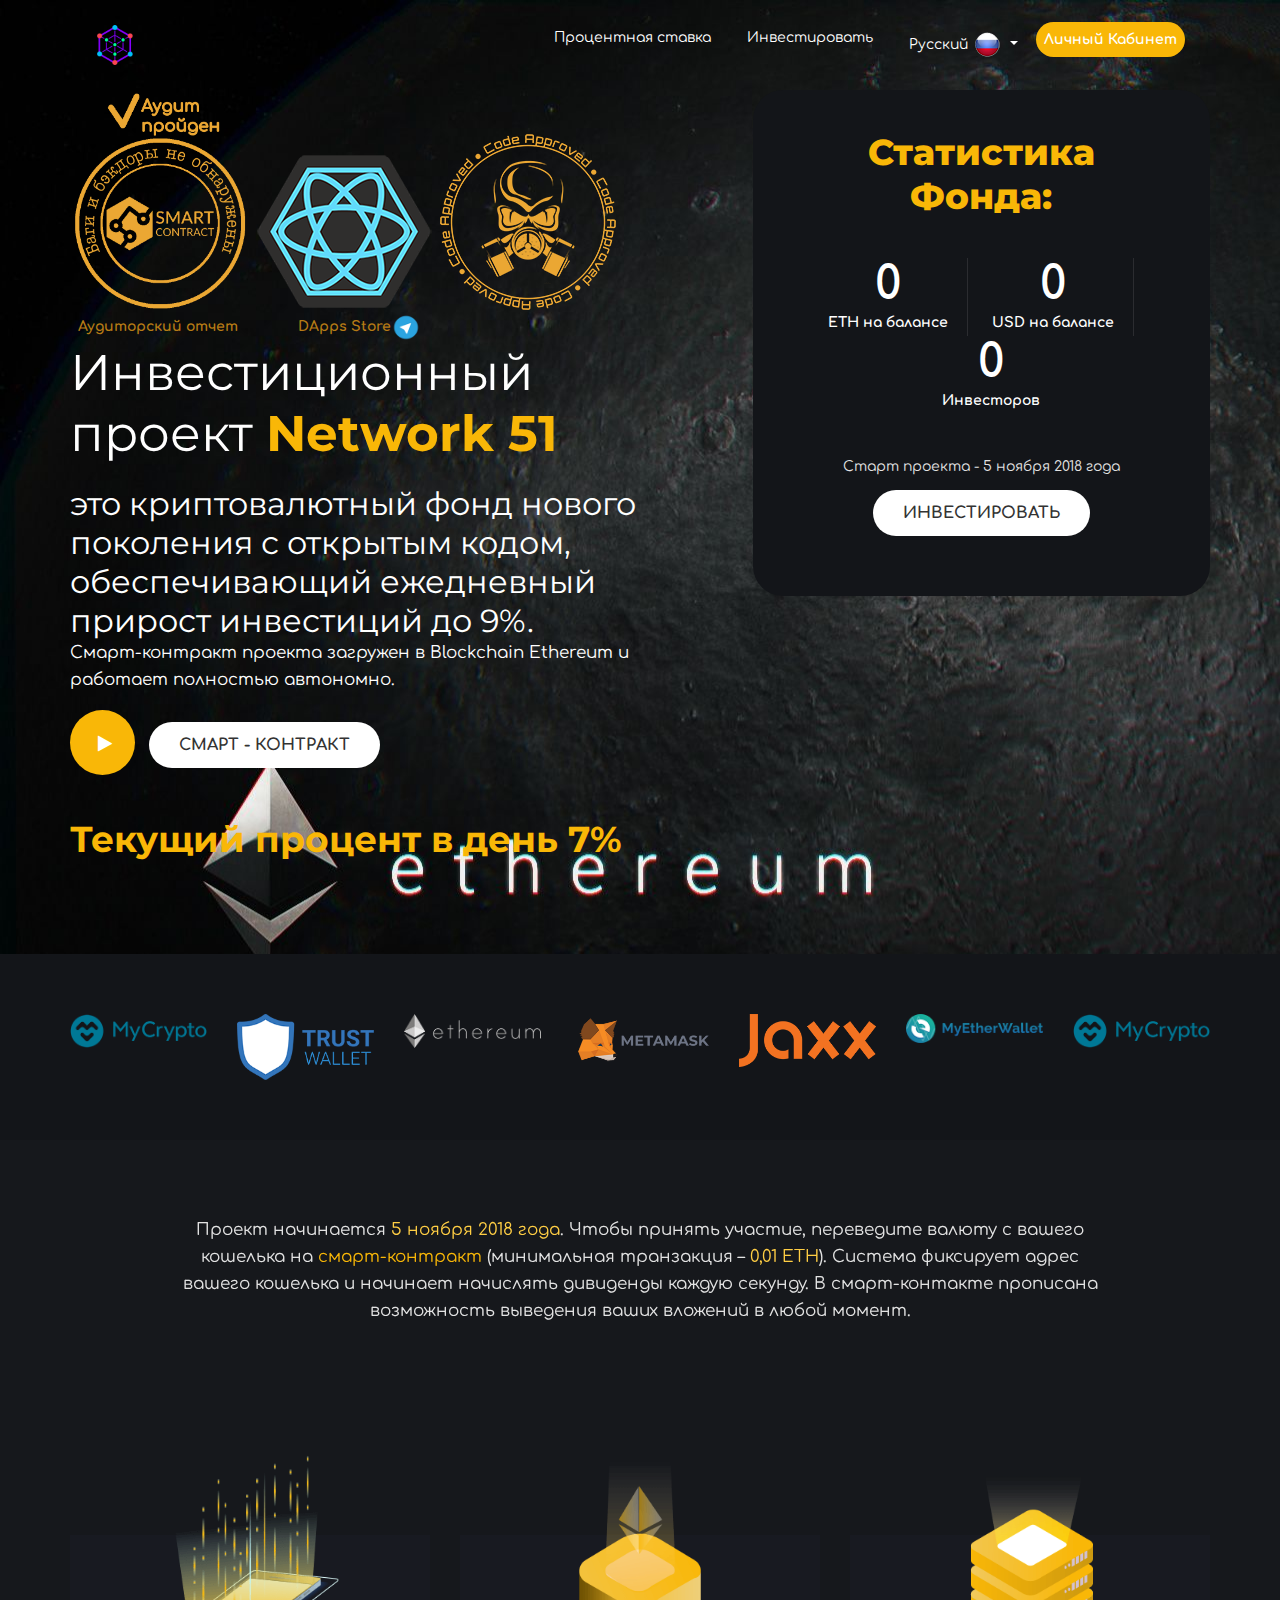
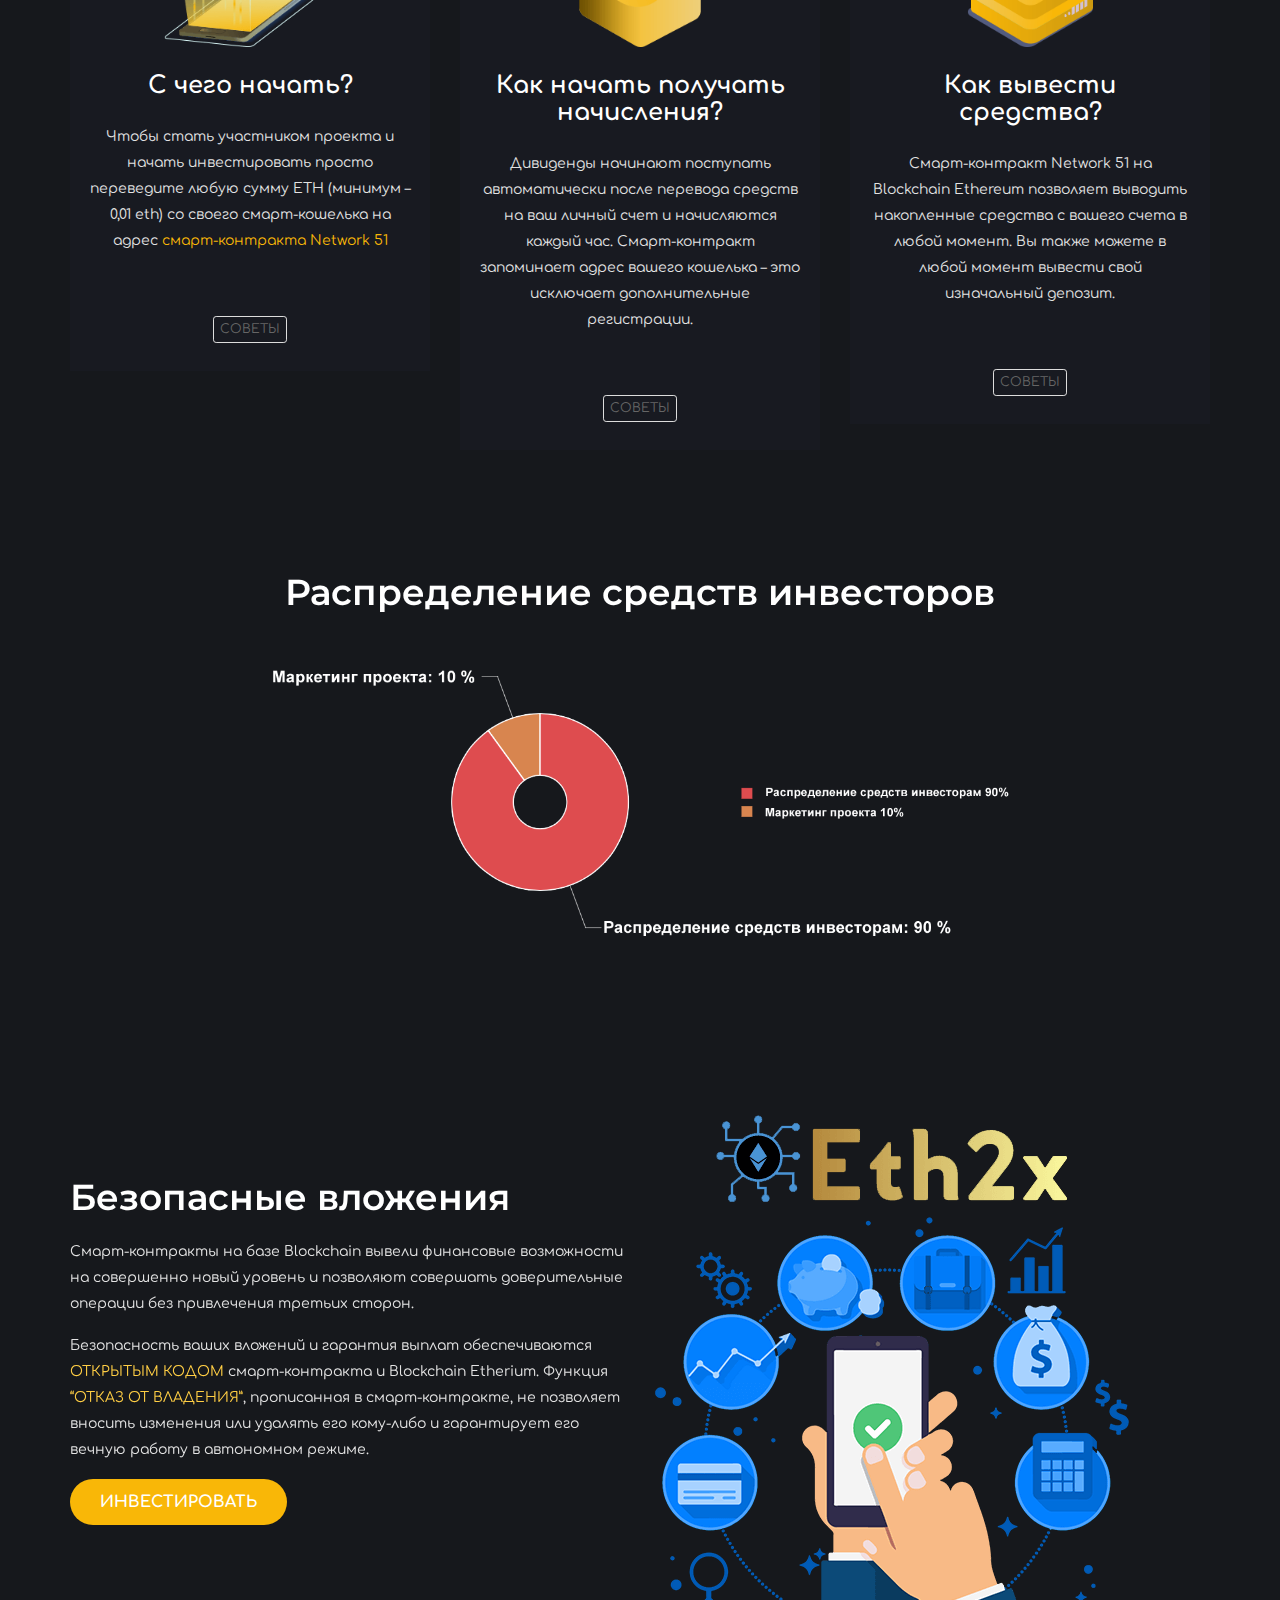
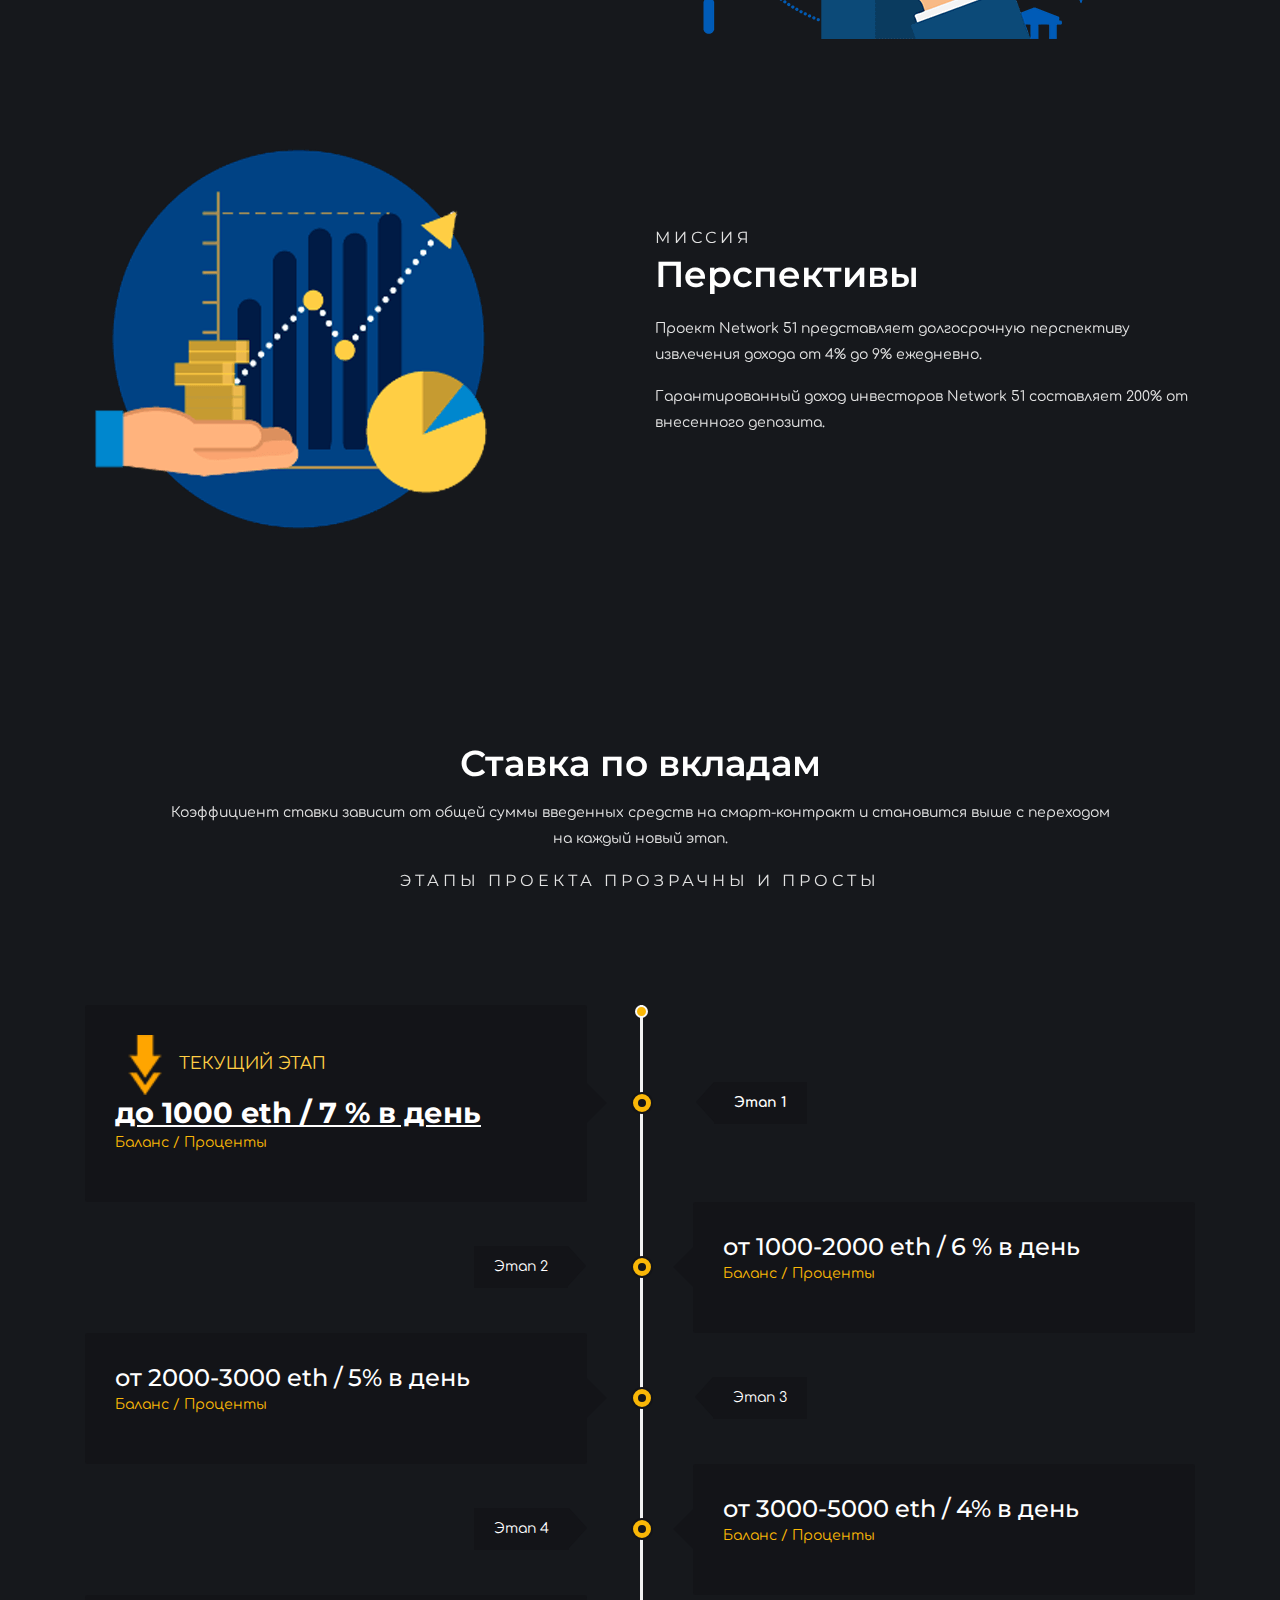
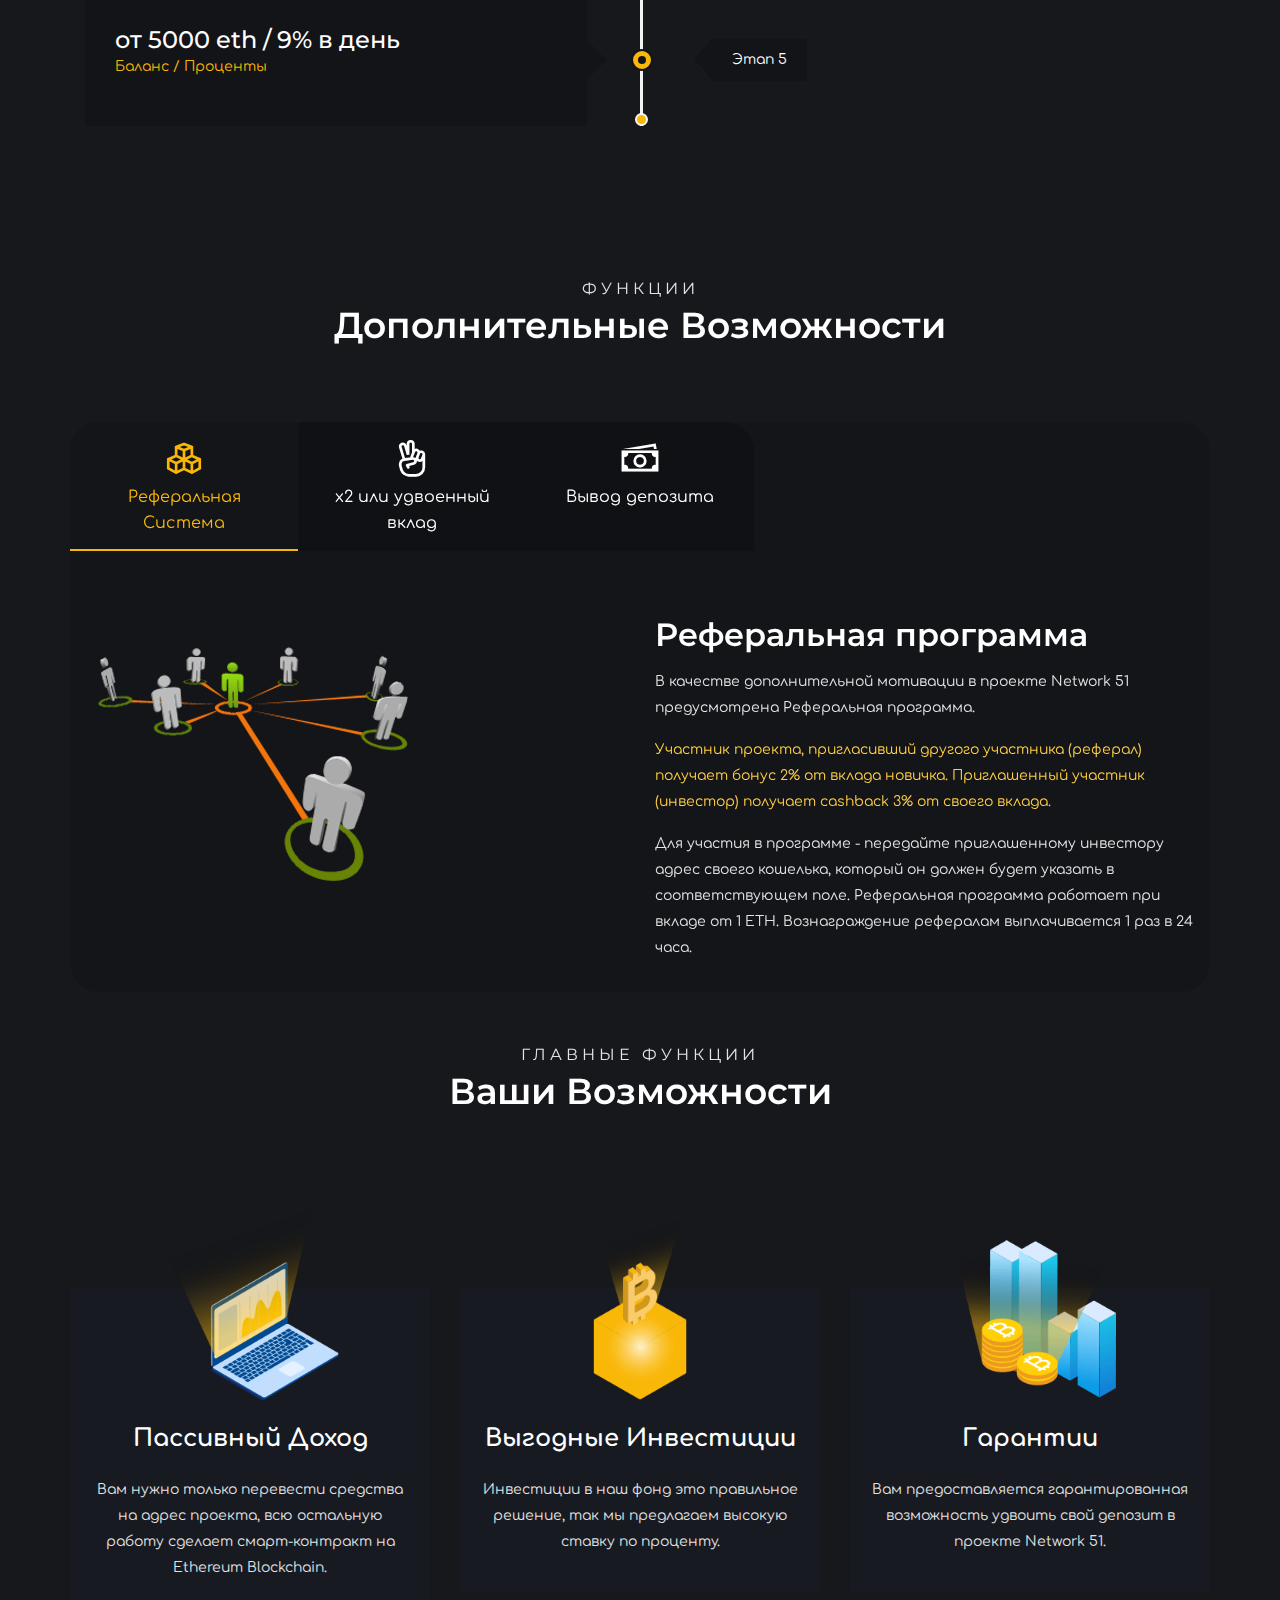
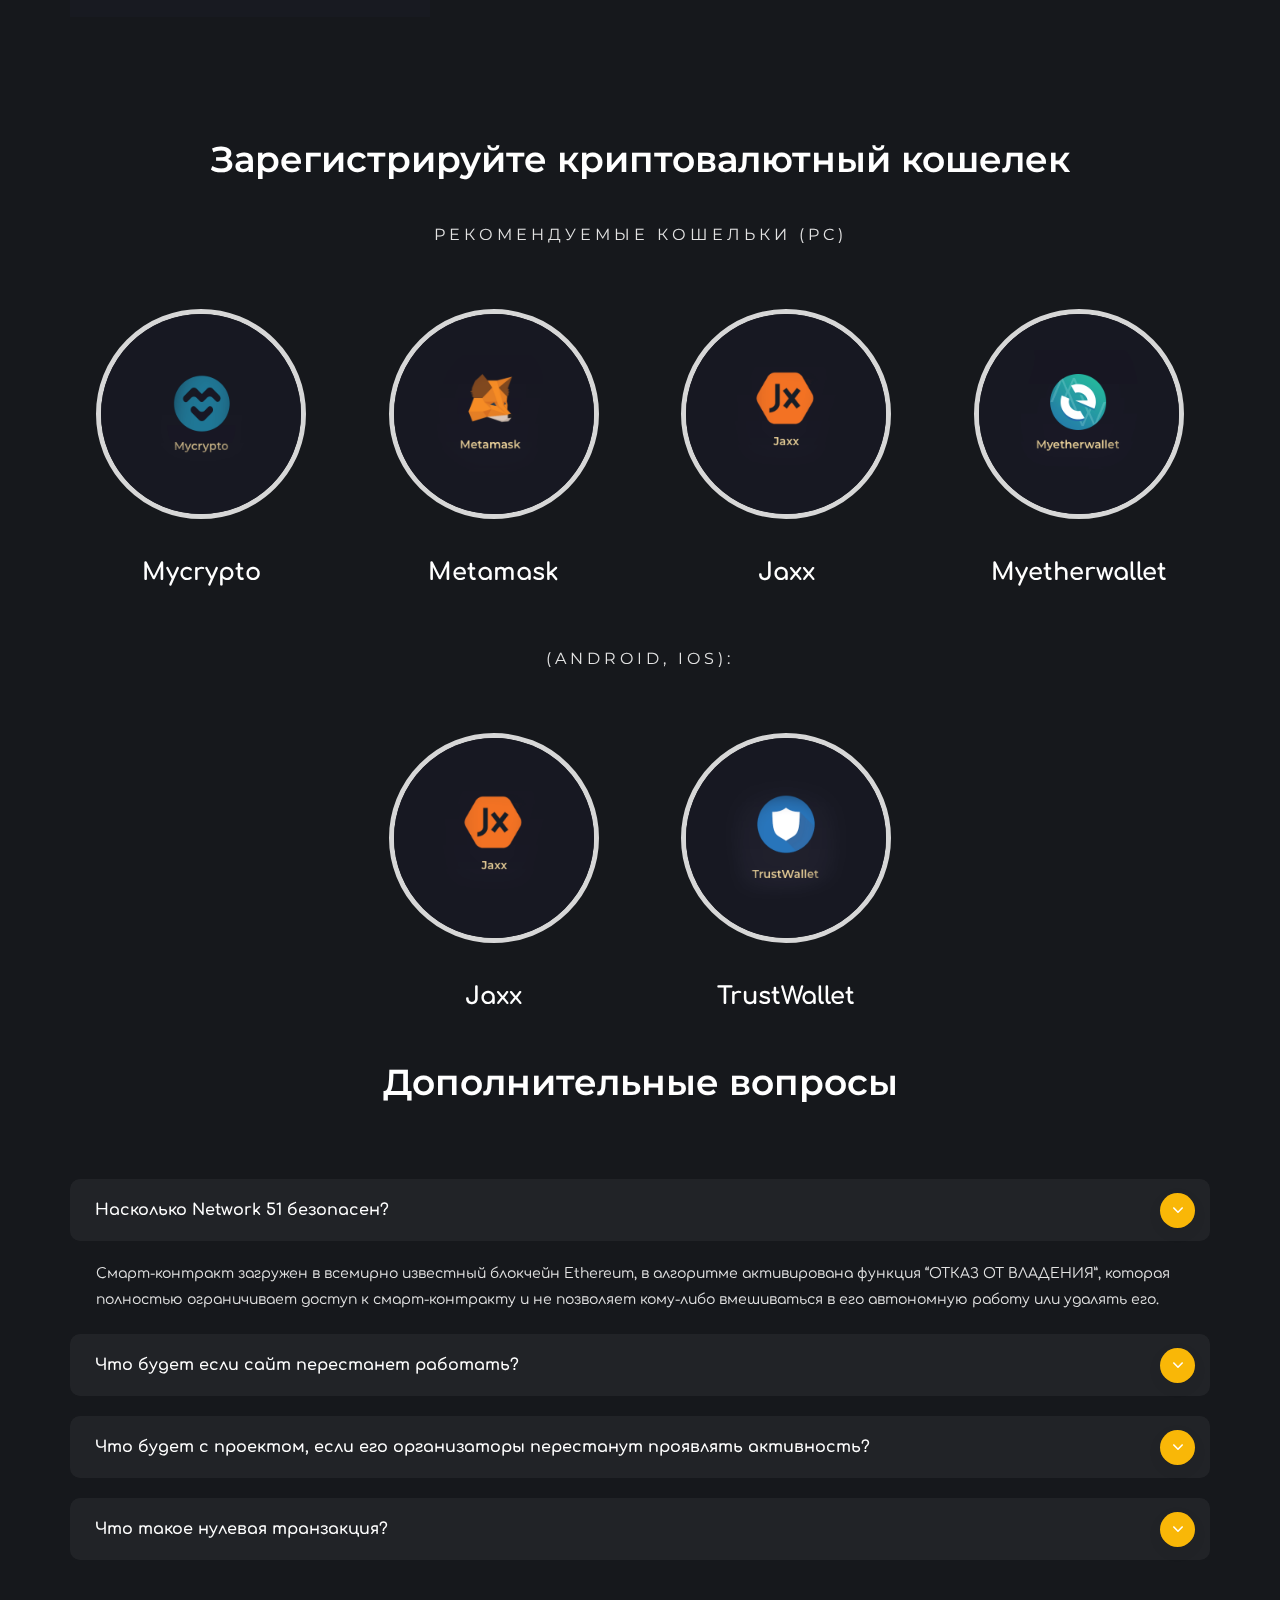
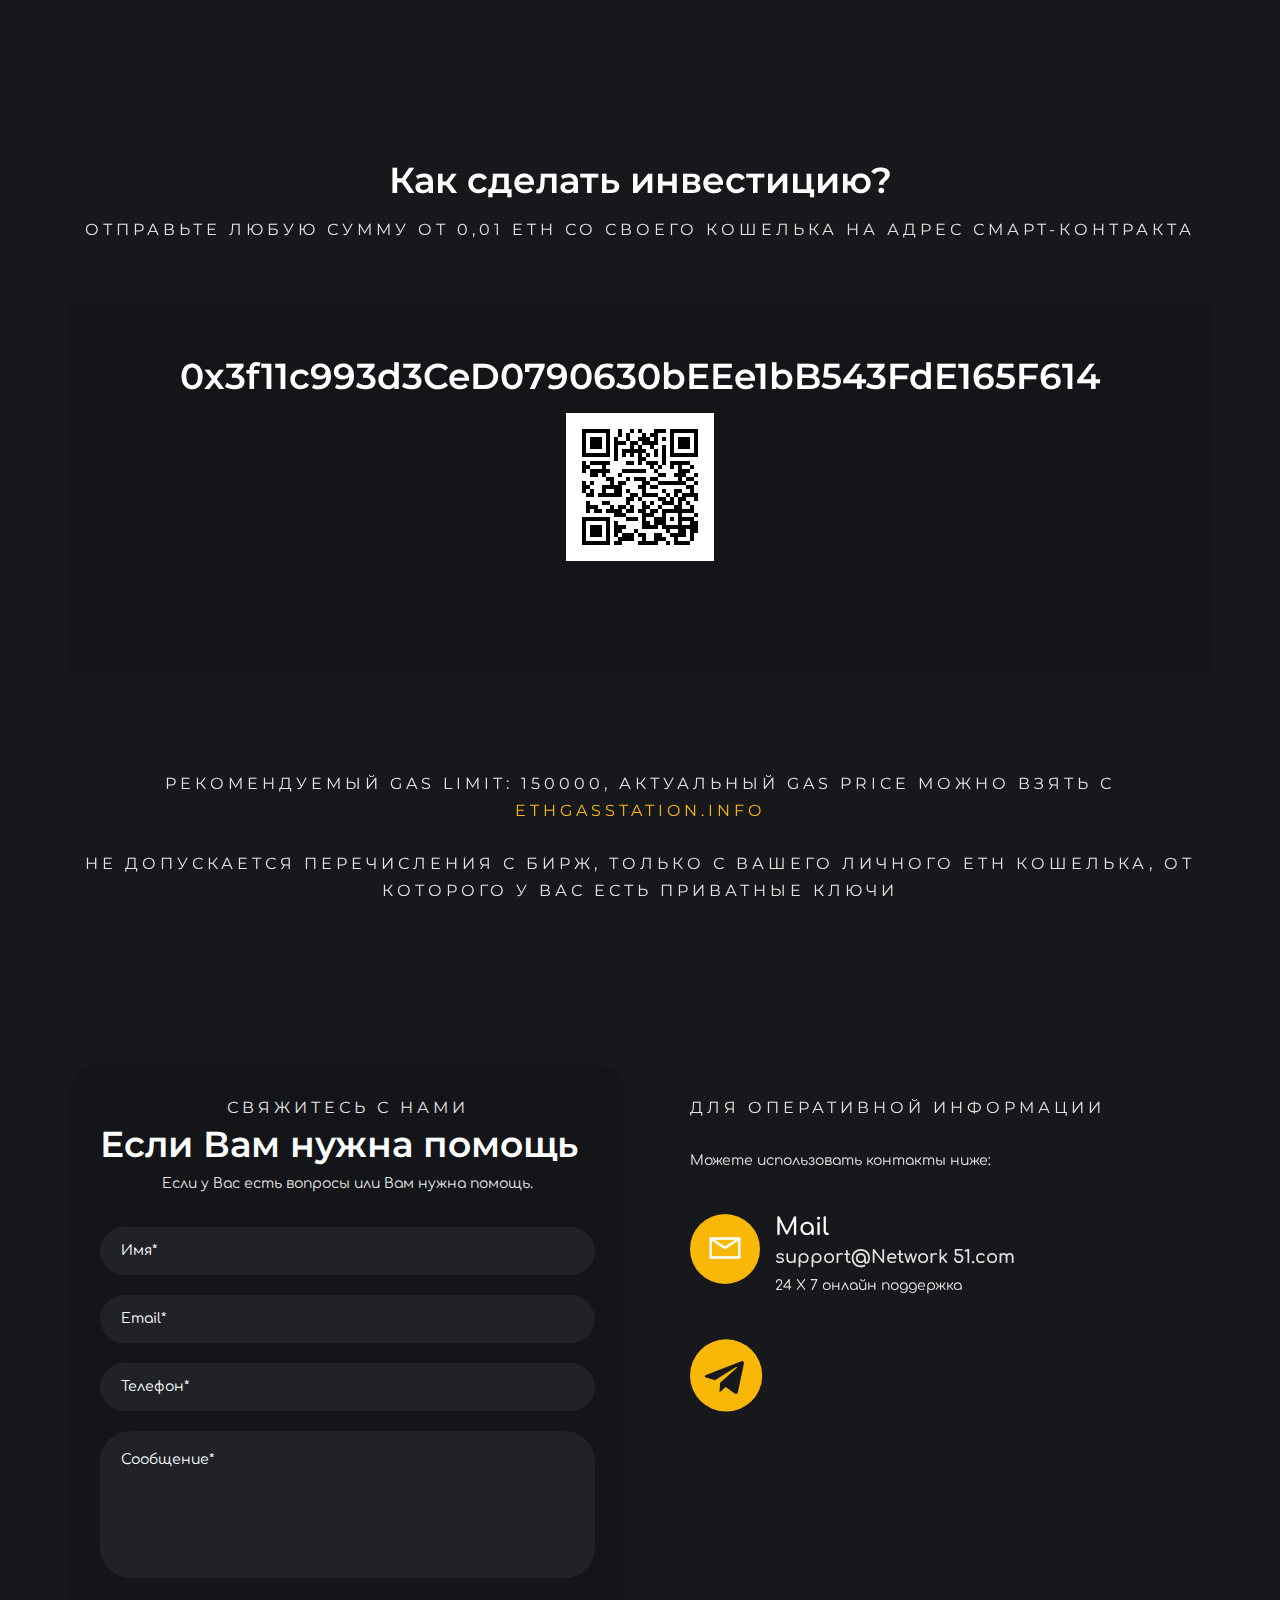
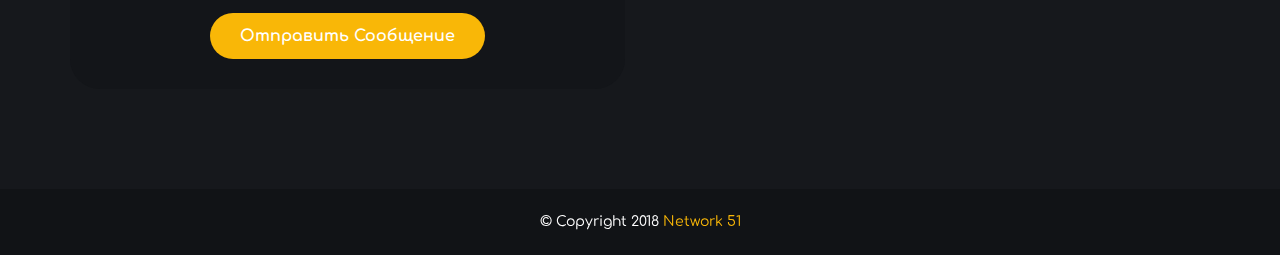
<file: docs/indexruhomepage.html>
<!doctype html>
<html lang="ru">


<!-- Mirrored from Network 51.com/ by HTTrack Website Copier/3.x [XR&CO'2014], Fri, 09 Nov 2018 22:56:43 GMT -->
<head>
    <!-- Required meta tags -->
    <meta charset="utf-8">
    <meta name="viewport" content="width=device-width, initial-scale=1, shrink-to-fit=no">
    <title>Network 51 - Ethereum Фонд</title>
    <!-- Favicon -->
    <link rel="shortcut icon" href="images/favicon.ico" />
    <!-- Google Fonts -->
    <link href="https://fonts.googleapis.com/css?family=Comfortaa:300,400,700" rel="stylesheet">
    <link href="https://fonts.googleapis.com/css?family=Montserrat:100i,200,300,400,700,800,900" rel="stylesheet">
    <!-- Bootstrap CSS -->
    <link rel="stylesheet" type="text/css" href="css/bootstrap.min.css">
    <!-- owl-carousel CSS -->
    <link rel="stylesheet" type="text/css" href="css/owl-carousel/owl.carousel.css" />
    <!-- Magnific Popup -->
    <link rel="stylesheet" href="css/magnific-popup/magnific-popup.css" />
    <!-- Animate CSS -->
    <link rel="stylesheet" type="text/css" href="css/animate.css" />
    <!-- Font Awesome -->
    <link rel="stylesheet" type="text/css" href="css/font-awesome.min.css" />
    <!-- Font Awesome -->
    <link rel="stylesheet" type="text/css" href="css/export.css" />
    <!-- Font Awesome -->
    <link rel="stylesheet" type="text/css" href="css/line-awesome.min.css" />
    <!-- media element player -->
    <link rel="stylesheet" type="text/css" href="css/mediaelementplayer.min.css" />
    <!-- Timeline CSS -->
    <link rel="stylesheet" type="text/css" href="css/timeline.min.css">
    <!-- style CSS -->
    <link rel="stylesheet" type="text/css" href="css/style.css">
    <!-- Responsive CSS -->
    <link rel="stylesheet" type="text/css" href="css/responsive.css">
    <!-- Custom CSS -->
    <link rel="stylesheet" type="text/css" href="css/custom.css">
    
    <link rel="stylesheet" type="text/css" href="css/style_my.css">







  
</head>




<body data-spy="scroll" data-offset="80">





    <!-- loading -->
    <div id="loading">
        <div id="loading-center">
            <div class='loader loader2'>
                <div>
                    <div>
                        <div>
                            <div>
                                <div>
                                    <div>
                                    </div>
                                </div>
                            </div>
                        </div>
                    </div>
                </div>
            </div>
        </div>
    </div>
    <!-- loading End -->
    <!-- Header -->
    <header>
        <div class="container-fluid">
            <div class="row">
                <div class="col-lg-12">
                    <nav class="navbar navbar-expand-lg navbar-light">
                        <a class="navbar-brand" href="#">
                                <img src="images/logo_eth2.png" class="img-fluid" alt="">
                            </a>
                        <button class="navbar-toggler" type="button" data-toggle="collapse" data-target="#navbarSupportedContent" aria-controls="navbarSupportedContent" aria-expanded="false" aria-label="Toggle navigation">
                            <i class="la la-bars"></i>
                        </button>
                        <div class="collapse navbar-collapse" id="navbarSupportedContent">
                            <ul class="navbar-nav mr-auto w-100 justify-content-end">
                             
                             
                                <li class="nav-item">
                                    <a class="nav-link" href="#procent">Процентная ставка</a>
                                </li>
                                <li class="nav-item">
                                    <a class="nav-link" href="#top">Инвестировать</a>
                                </li>
                               
                                   
                            <li class="nav-item dropdown">
                                <a class="nav-link dropdown-toggle" href="#" id="navbarDropdown" role="button" data-toggle="dropdown" aria-haspopup="true" aria-expanded="false">
                                        Русский <img src="images/rus30.png">
                                    </a>
                                <div class="dropdown-menu" aria-labelledby="navbarDropdown">
                                    <a class="dropdown-item" href="index_eng.html">English <img src="images/eng30.png"></a>
                       <a class="dropdown-item" href="index_kor.html">한국어  <img src="images/kor30.png"></a>
                                </div>
                            </li>
                            <li class="nav-item iq-mlr-0">
                                <a class="nav-link button"  href="cabinet.html">Личный Кабинет</a>
                            </li>
                        </ul>
                           
                        </div>
                     
                    </nav>
                </div>
            </div>
        </div>
    </header>
    <!-- Header END -->
    
    <!-- banner -->
    <div id="wave" class="iq-banner">
        <div class="banner-info">
            <div class="container">
                <div class="row">
                    <div class="col-lg-7 align-self-center">
                        <div class="banner-text text-left iq-font-white">
                        <a href="https://smartcontract.ru/"><img src="images/stamp.png" width="180"></a>  <a href="https://dappstore.link/dapp/Network 51">  <img src="images/hexagon-dark.max.png" width="180"> </a>  <a href="https://youtu.be/lZcXerpa5jI">  <img src="images/seal.png" width="180"> </a>  <br>
                        &nbsp;  <a href="https://smartcontract.ru/public_audit" target="_blank"><font color="#b67b15"><b>Аудиторский отчет</b></font></a>   &nbsp;   &nbsp;   &nbsp;  &nbsp; &nbsp;   &nbsp;   &nbsp;  <a href="https://dappstore.link/dapp/Network 51"><font color="#b67b15"><b>DApps Store</b></font></a><a href="https://t.me/DAppStore"><img src="images/t70.png" width="30"> </a>  <br>
                            <h1 class="iq-font-white iq-mb-20">Инвестиционный проект   <b class="iq-font-yellow">Network 51</b></h1><h3>это криптовалютный фонд 
                            нового поколения с открытым кодом, обеспечивающий ежедневный прирост инвестиций до 9%. </h3> 
                            <p><big>Смарт-контракт проекта загружен в Blockchain Ethereum и работает полностью автономно.</big></p>
                            <a href="https://etherscan.io/address/0x3f11c993d3CeD0790630bEEe1bB543FdE165F614" class="button-play"><i class="fa fa-play"></i>
                                    <ion-icon name="play"></ion-icon>
                                </a>
                            <a href="https://etherscan.io/address/0x3f11c993d3CeD0790630bEEe1bB543FdE165F614" class="button bt-white iq-mt-5 iq-ml-10">СМАРТ - КОНТРАКТ</a>
                            <br><br>
                             <p><h2>   <b class="iq-font-yellow"> Текущий процент в день 7%</b></h2></p>
                        </div>
                    </div>
                    <div class="col-lg-5 text-center r9-mt-40">
                        <div class="iq-countdown">
                            <h2 class="iq-tw-8 iq-font-yellow">Статистика Фонда:</h2>
                            <ul id="countdown">
                                <li class="border-white"><span class="balanceeth">0</span>
                                    <p class="balanceeth_text">ETH на балансе</p>
                                </li>
                                <li class=" border-white"><span class="balancedollar">0</span>
                                    <p class="balancedollar_text">USD на балансе</p>
                                </li>
                                <li class=" border-white"><span class="investors">0</span>
                                    <p class="investor_text">Инвесторов</p>
                                </li>
                              
                            </ul>
                            <div class="iq-progress-bar-linear">
                                <p class="iq-progress-bar-text text-center">Старт проекта - 5 ноября 2018 года
                                    <span></span>
                                </p>
                             
                            </div>
                            <a class="button iq-mb-20 bt-white" href="#invest" role="button">ИНВЕСТИРОВАТЬ</a>
                          
                        </div>
                    </div>
                </div>
            </div>
        </div>
    </div>
    <!-- banner -->
    <!-- Main-Contain -->
    <div class="main-contain">
       
        <!-- Clients -->
        <div class="iq-our-clients iq-ptb-60 light-bg">
            <div class="container">
                <div class="row ">
                    <div class="col-lg-12 col-md-12 ">
                        <div class="owl-carousel" data-nav-dots="false" data-nav-arrow="false" data-items="7" data-sm-items="4" data-lg-items="7" data-md-items="6" data-autoplay="true">
                            
                            <div class="item"> <a href="http://mycrypto.com/"><img class="img-fluid center-block" src="images/clients/white/cl1.png" alt="#"></a></div>
                            <div class="item"> <a href="https://ru.trustwalletapp.com/"><img class="img-fluid center-block" src="images/clients/white/cl2.png" alt="#"></a></div>
                            <div class="item"> <a href="https://www.ethereum.org/"><img class="img-fluid center-block" src="images/clients/white/cl3.png" alt="#"></a></div>
                            <div class="item"> <a href="https://metamask.io/"><img class="img-fluid center-block" src="images/clients/white/cl4.png" alt="#"></a></div>
                            <div class="item"> <a href="https://jaxx.io/"><img class="img-fluid center-block" src="images/clients/white/cl5.png" alt="#"></a></div>
                            <div class="item"> <a href="https://myetherwallet.com/"><img class="img-fluid center-block" src="images/clients/white/cl6.png" alt="#"></a></div>
                            
                           <div class="item"> <a href="http://mycrypto.com/"><img class="img-fluid center-block" src="images/clients/white/cl1.png" alt="#"></a></div>
                            <div class="item"> <a href="https://ru.trustwalletapp.com/"><img class="img-fluid center-block" src="images/clients/white/cl2.png" alt="#"></a></div>
                            <div class="item"> <a href="https://www.ethereum.org/"><img class="img-fluid center-block" src="images/clients/white/cl3.png" alt="#"></a></div>
                            <div class="item"> <a href="https://metamask.io/"><img class="img-fluid center-block" src="images/clients/white/cl4.png" alt="#"></a></div>
                            <div class="item"> <a href="https://jaxx.io/"><img class="img-fluid center-block" src="images/clients/white/cl5.png" alt="#"></a></div>
                            <div class="item"> <a href="https://myetherwallet.com/"><img class="img-fluid center-block" src="images/clients/white/cl6.png" alt="#"></a></div>
                        </div>
                    </div>
                </div>
            </div>
        </div>
        <!-- Clients -->
        
        


   
           <!-- Our Blog -->
        <section class="overview-block-ptb">
            <div class="container">
                <div class="row">
                    <div class="col-sm-12">
                        <div class="heading-title">
                           <a id="top"></a>
                            <h2 class="title iq-tw-6"></h2>
                             <small class="iq-font-green"></small>
                            
                               <div>
                       <center>
                        <P><big>Проект начинается <font color="ffce44"> 5 ноября 2018 года</font>. Чтобы принять участие, переведите валюту с вашего кошелька на <a href="https://etherscan.io/address/0x3f11c993d3CeD0790630bEEe1bB543FdE165F614">смарт-контракт</a> 
                        (минимальная транзакция – <font color="ffce44">0,01 ETH</font>).
                         Система фиксирует адрес вашего кошелька и начинает начислять дивиденды каждую секунду. В смарт-контакте прописана возможность выведения ваших вложений в любой момент. </big></P>
                   </center>
                    </div>
     
                        </div>
                    </div>
                </div>
        </section>
                <!-- Our Blog -->    
        
        
        
        
        
         <!-- Tranding Platform END -->
        <!-- Product Description -->
        <section id="product" class="iq-product-description overview-block-pt">
            <div class="container">
              
                <div class="row iq-mt-50">
                    <div class="col-lg-4">
                        <div class="iq-fancy-box text-sm-center">
                            <div class="fancy-icon">
                                <img class="img-fluid" src="images/fancy/1.png" alt="">
                            </div>
                            <div class="fancy-content">
                                <h5 class="iq-tw-7">С чего начать?</h5>
                                <p>Чтобы стать участником проекта и начать инвестировать просто переведите любую сумму ETH (минимум – 0,01 eth) со 
                                своего смарт-кошелька на адрес <a href="https://etherscan.io/address/0x3f11c993d3CeD0790630bEEe1bB543FdE165F614"> смарт-контракта Network 51</a> </p>


  <input type="checkbox" class="read-more-state" id="post-1" />
  <p class="read-more-wrap"><span class="read-more-target">       
<a href="#wallet">Как зарегистрировать свой смарт-кошелек</a>

  
  </span></p>
  <label for="post-1" class="read-more-trigger">СОВЕТЫ</label>



                            
                            </div>
                        </div>
                    </div>
                    
                    <div class="col-lg-4">
                        <div class="iq-fancy-box text-sm-center">
                            <div class="fancy-icon">
                                <img class="img-fluid" src="images/fancy/2.png" alt="">
                            </div>
                            <div class="fancy-content">
                                <h5 class="iq-tw-7">
Как начать получать начисления?
</h5>
                                <p>Дивиденды начинают поступать автоматически после перевода средств на ваш личный счет и 
начисляются каждый час. Смарт-контракт запоминает адрес вашего кошелька – это исключает дополнительные регистрации. 
 </p>

 
  <input type="checkbox" class="read-more-state" id="post-2" />
  <p class="read-more-wrap"><span class="read-more-target">       
Проверить ваш личный балланс вы можете по <a href="cabinet.html">ссылке</a>. Проценты начисляются исходя 
из общей суммы введенных всеми инвесторами средств на смарт-контракт Network 51. минимальный суточный процент начисления – 4%.
  
  </span></p>
  <label for="post-2" class="read-more-trigger">СОВЕТЫ</label>
 
 
                            </div>
                        </div>
                    </div>
                    
                    <div class="col-lg-4">
                        <div class="iq-fancy-box text-sm-center">
                            <div class="fancy-icon">
                                <img class="img-fluid" src="images/fancy/3.png" alt="">
                            </div>
                            <div class="fancy-content">
                                <h5 class="iq-tw-7">Как вывести средства?</h5>
                                <p>Смарт-контракт Network 51 на Blockchain Ethereum позволяет выводить накопленные средства с вашего счета в любой момент. Вы также можете в любой момент вывести свой изначальный депозит.   </p>
                            
  

 <input type="checkbox" class="read-more-state" id="post-3" />
  <p class="read-more-wrap"><span class="read-more-target">       
  Для вывода своих начислений достаточно отправить нулевую транзакцию 0 ETH на адрес <a href="https://etherscan.io/address/0x3f11c993d3CeD0790630bEEe1bB543FdE165F614">смарт-контракта Network 51</a> 
  и накопления зачислятся на ваш кошелек.
Для вывода своего депозита необходимо отправить на адрес смарт-контракта  <font color="ffce44"> 0,00000007 ETH </font>. 
ВАЖНО! Возврат депозита осуществляется из расчета: сумма внесенных средств минус 10% на маркетинг, минус 
дивиденды (начисленные проценты) и минус 5% - реферальная программа. Если сумма начисленных дивидендов превышает сумму 
депозита, то выплачиваются только дивиденды.  
Отследить выплаты смарт-контракта Network 51 можно на сайте  <a href="https://etherscan.io/">  etherscan.io </a> </font>
  
  </span></p>
  <label for="post-3" class="read-more-trigger">СОВЕТЫ</label>

                            
                            
                            </div>
                        </div>
                    </div>
                    
                   
                </div>
            </div>
            
            
                      
             <div class="col-sm-12">
                        <div class="heading-title">
                          
                            <h2 class="title iq-tw-6">Распределение средств инвесторов</h2>
                        <br><br>
                             
                             <img src="images/graph.png" alt="Распределение средств инвесторов" width="60%">
                      </div>
                    </div>
            
            
            
        </section>
        
        
        
        
      
        
               
        <!-- What is Ico -->
        <section id="ico" class="overview-block-pt">
            <div class="container">
                <div class="row flex-row-reverse">
                    <div class="col-lg-6 align-self-center">
                        <img src="images/about/01.png" class="img-fluid" alt="">
                    </div>
                    <div class="col-lg-6 align-self-center">
                        <div class="heading-title left">
                            <small class="iq-font-green"></small>
                            <h2 class="iq-tw-6">Безопасные вложения</h2>
                        </div>
                        <P>Смарт-контракты на базе Blockchain вывели финансовые возможности на совершенно новый уровень и позволяют совершать доверительные операции без привлечения третьих сторон.
                        </p>
                        <p>
                         Безопасность ваших вложений и гарантия выплат обеспечиваются  <font color="ffce44">ОТКРЫТЫМ КОДОМ</font> смарт-контракта и Blockchain Etherium. 
                        Функция <font color="ffce44">“ОТКАЗ ОТ ВЛАДЕНИЯ”</font>, прописанная в смарт-контракте, не позволяет вносить
                         изменения или удалять его кому-либо и гарантирует его вечную работу в автономном режиме. </P>
                      
                        <a class="button" href="#invest2" role="button">ИНВЕСТИРОВАТЬ</a>
                    </div>
                </div>
            </div>
     
 </section>
       
        <!-- What is Ico END --> 
        
        
        
        
        
        
        
               
        <!-- What is Ico END -->
        <!-- Our Mission -->
        <section class="overview-block-ptb">
            <div class="container">
                <div class="row">
                    <div class="col-lg-6 align-self-center">
                        <img src="images/about/02.png" class="img-fluid" alt="">
                    </div>
                    <div class="col-lg-6 align-self-center">
                        <div class="heading-title left">
                            <small class="iq-font-green">Миссия</small>
                            <h2 class="iq-tw-6">Перспективы</h2>
                        </div>
                        <p>Проект Network 51 представляет долгосрочную перспективу извлечения дохода от 4% до 9% ежедневно. </p>
                        <p>
                        Гарантированный доход инвесторов Network 51  составляет 200% от внесенного депозита.
                        </p>
                     
                    </div>
                </div>
            </div>
        </section>
        <!-- Our Mission END -->
        
        

        
        
         
        <!-- Tranding platform -->
       <section id="road" class="iq-timeline iq-bg-over overview-block-ptb">
            <div class="container">
                <div class="row">
                    <div class="col-sm-12">
                        <div class="heading-title">
                        <a id="procent"></a><br><br>
                           
                            <h2 class="title iq-tw-6">Ставка по вкладам</h2>
                            <p>Коэффициент ставки зависит от общей суммы введенных средств на смарт-контракт и становится выше с переходом на каждый новый этап.  </p>
                            
                             <small class="iq-font-green">ЭТАПЫ ПРОЕКТА ПРОЗРАЧНЫ И ПРОСТЫ</small>
                        </div>
                    </div>
                </div>
                
                
                 <!--================================
            Our Great Features -->
        <!-- timeline -->
        <section id="road" class="iq-timeline-1 overview-block-ptb iq-font-white iq-bg-fixed">
            <div class="container">
                
                <div class="row">
                    <div class="col-md-12">
                        <div class="timeline-1">
                            <div class="timeline-t">
                                <span class="timeline-icon"></span>
                                <span class="year"><b>Этап 1</b>  </span>
                                <div class="timeline-content">
                                <span class="blink"> <img src="images/arrow.png" width="60"> <font color="#ffce44"><big>ТЕКУЩИЙ ЭТАП</big></font> </span> 
                                    <h5 class="iq-font-white iq-tw-5">  <b><big><u>до 1000 eth / 7 % в день</u> </b></big> </h5>
                                    <span class="iq-font-yellow">Баланс / Проценты</span>
                                    <p class="iq-mt-10">
                                 
                                    </p>
                                </div>
                            </div>
                            <div class="timeline-t">
                                <span class="timeline-icon"></span>
                                <span class="year">Этап 2</span>
                                <div class="timeline-content">
                                    <h5 class="iq-font-white iq-tw-5">от 1000-2000 eth / 6 % в день</h5>
                                    <span class="iq-font-yellow">Баланс / Проценты</span>
                                    <p class="iq-mt-10">
                                   
                                    </p>
                                </div>
                            </div>
                            
                            
                               <div class="timeline-t">
                                <span class="timeline-icon"></span>
                                <span class="year">Этап 3</span>
                                <div class="timeline-content">
                                    <h5 class="iq-font-white iq-tw-5">от 2000-3000 eth / 5% в день</h5>
                                    <span class="iq-font-yellow">Баланс / Проценты</span>
                                    <p class="iq-mt-10">
                                   
                                    </p>
                                </div>
                            </div>
                            
                            
                            
                            
                            <div class="timeline-t">
                                <span class="timeline-icon"></span>
                                <span class="year">Этап 4</span>
                                <div class="timeline-content">
                                    <h5 class="iq-font-white iq-tw-5">от 3000-5000 eth / 4% в день</h5>
                                    <span class="iq-font-yellow">Баланс / Проценты</span>
                                    <p class="iq-mt-10">
                                      
                                    </p>
                                </div>
                            </div>
                     
                            <div class="timeline-t">
                                <span class="timeline-icon"></span>
                                <span class="year">Этап 5</span>
                                <div class="timeline-content">
                                    <h5 class="iq-font-white iq-tw-5">от 5000 eth / 9% в день</h5>
                                    <span class="iq-font-yellow">Баланс / Проценты</span>
                                    <p class="iq-mt-10">
                                     
                                    </p>
                                </div>
                            </div>
                         
                        </div>
                    </div>
                </div>
            </div>
        </section>
        <!-- timeline -->
        <!--=================================
            Super Team -->
                
                
              
            </div>
        </section>
        <!-- Tranding platform END -->
       
 
        
        
        
        
        <!-- Tranding Platform -->
        <section class="iq-tranding-Platform overview-block-pt">
            <div class="container">
                <div class="row">
                    <div class="col-sm-12">
                        <div class="heading-title">
                            <small class="iq-font-green">ФУНКЦИИ</small>
                            <h2 class="title iq-tw-6">Дополнительные Возможности</h2>
                            <p></p>
                        </div>
                    </div>
                </div>
                <div class="row">
                    <div class="col-sm-12">
                        <div class="light-bg">
                            <nav>
                                <div class="nav nav-tabs" id="nav-tab" role="tablist">
                                    <a class="nav-item nav-link active" id="nav-home-tab" data-toggle="tab" href="#nav-home" role="tab" aria-controls="nav-home" aria-selected="true">
                            <i class="la la-cubes"></i><span>Реферальная Система</span></a>
                                    
                                    <a class="nav-item nav-link" id="nav-profile-tab" data-toggle="tab" href="#nav-profile" role="tab" aria-controls="nav-profile" aria-selected="false">
                                <i class="la la-hand-peace-o"></i><span>x2 или удвоенный вклад </span>
                            </a>
                              
                                    <a class="nav-item nav-link" id="nav-token-tab" data-toggle="tab" href="#nav-token" role="tab" aria-controls="nav-token" aria-selected="false">
                                <i class="la la-money"></i><span>Вывод депозита</span>
                            </a>
                               
                                 
                               
                                </div>
                            </nav>
                            <div class="tab-content iq-mt-50" id="nav-tabContent">
                                <div class="tab-pane fade  show active" id="nav-home" role="tabpanel" aria-labelledby="nav-home-tab">
                                    <div class="row">
                                        <div class="col-lg-6">
                                            <img class="img-fluid" src="images/about/pic1.png" alt="#">
                                        </div>
                                        <div class="col-lg-6 align-self-center">
                                            <h3 class="iq-tw-6 iq-mb-15">Реферальная программа</h3>
                                            <p>В качестве дополнительной мотивации в
                                             проекте Network 51 предусмотрена Реферальная программа. 
 </p>

<p> <font color="ffce44">  Участник проекта, пригласивший другого участника (реферал) 
получает бонус 2% от вклада новичка. Приглашенный участник (инвестор) получает cashback 3% от своего вклада.</font></p>
<p>
Для участия в программе - передайте приглашенному инвестору адрес своего кошелька, 
который он должен будет указать в соответствующем поле. Реферальная программа работает 
при вкладе от 1 ETH.  Вознаграждение рефералам выплачивается 1 раз в 24 часа. 
 </p>

   

                                        
                                        </div>
                                    </div>
                                </div>
                                <div class="tab-pane fade" id="nav-profile" role="tabpanel" aria-labelledby="nav-profile-tab">
                                    <div class="row">
                                        <div class="col-lg-6">
                                            <img class="img-fluid" src="images/about/pic2.png" alt="#">
                                        </div>
                                        <div class="col-lg-6 align-self-center">
                                            <h3 class="iq-tw-6 iq-mb-15">2X или 200% от депозита </h3>
                                            <p>В смарт-контракте проекта EHT2X прописано получение фиксированной прибыли на равных правах между всеми инвесторами. </p>
                                            
                                            
                                         <p><font color="ffce44">   Этим достигается долгосрочная жизнь проекта и гарантия доходности при входе в проект на любом его этапе.</font> </p>
                                         <p>
При достижении 200% прибыли смарт-контракт автоматически удаляет адрес кошелька инвестора и участник выбывает из проекта. 
После этого инвестор имеет возможность повторить процедуру и инвестировать новую сумму в проект. 
 </p>




                                          
                                        </div>
                                    </div>
                                </div>
                         
                                <div class="tab-pane fade" id="nav-token" role="tabpanel" aria-labelledby="nav-token-tab">
                                    <div class="row">
                                        <div class="col-lg-6">
                                            <img class="img-fluid" src="images/about/pic4.png" alt="#">
                                        </div>
                                        <div class="col-lg-6 align-self-center">
                                            <h3 class="iq-tw-6 iq-mb-15">Вывод Депозита и Накоплений</h3>
                                            <p> Смарт-контракт Network 51  на Blockchain Ethereum позволяет выводить 
                                            накопленные средства с вашего счета в любой момент. Вы также можете в любой момент вывести свой изначальный депозит. <br>
Для вывода своих начислений достаточно отправить нулевую транзакцию 0 ETH на адрес  <a href="https://etherscan.io/address/0x3f11c993d3CeD0790630bEEe1bB543FdE165F614">смарт-контракта Network 51 </a> 
и накопления зачислятся на ваш кошелек.</p>

<p>Для вывода своего депозита необходимо отправить на адрес <a href="https://etherscan.io/address/0x3f11c993d3CeD0790630bEEe1bB543FdE165F614"> смарт-контракта 0,00000007 ETH </a>. <br><br>
ВАЖНО! Возврат депозита осуществляется из расчета: сумма внесенных средств минус 10% на маркетинг, 
минус дивиденды (начисленные проценты) и минус 5% - реферальная программа. Если сумма начисленных 
дивидендов превышает сумму депозита, то выплачиваются только дивиденды.  
Отследить выплаты смарт-контракта Network 51 можно на сайте  <a href="https://etherscan.io/">etherscan.io</a></p>

<p>При достижении 200% прибыли смарт-контракт автоматически удаляет адрес кошелька 
инвестора и участник выбывает из проекта – накопления (дивиденды) автоматически перечисляются на адрес кошелька инвестора.
 </p>   
                                        </div>
                                    </div>
                                </div>
                              
                            </div>
                        </div>
                    </div>
                </div>
            </div>
        </section>
        
        <!-- Tranding Platform END -->
        <!-- Product Description -->
        <section id="product" class="iq-product-description overview-block-pt">
            <div class="container">
                <div class="row">
                    <div class="col-sm-12">
                        <div class="heading-title">
                            <small class="iq-font-green">Главные Функции</small>
                            <h2 class="title iq-tw-6">Ваши Возможности</h2>
                            <p> </p>
                        </div>
                    </div>
                </div>
                <div class="row iq-mt-100">
                   
                    <div class="col-lg-4">
                        <div class="iq-fancy-box text-sm-center">
                            <div class="fancy-icon">
                                <img class="img-fluid" src="images/fancy/4.png" alt="">
                                
                              
                            </div>
                            <div class="fancy-content"> 
                                <h5 class="iq-tw-7">Пассивный Доход</h5>
                                <p>Вам нужно только перевести средства на адрес проекта, всю остальную работу сделает смарт-контракт на Ethereum Blockchain.</p>
                            </div>
                        </div>
                    </div>
                    <div class="col-lg-4">
                        <div class="iq-fancy-box text-sm-center">
                            <div class="fancy-icon">
                                <img class="img-fluid" src="images/fancy/5.png" alt="">
                            </div>
                            <div class="fancy-content">
                                <h5 class="iq-tw-7">Выгодные Инвестиции</h5>
                                <p>Инвестиции в наш фонд это правильное решение, так мы предлагаем высокую ставку по проценту. </p>
                            </div>
                        </div>
                    </div>
                    <div class="col-lg-4">
                        <div class="iq-fancy-box text-sm-center">
                            <div class="fancy-icon">
                                <img class="img-fluid" src="images/fancy/6.png" alt="">
                            </div>
                            <div class="fancy-content">
                                <h5 class="iq-tw-7">Гарантии </h5>
                                <p>Вам предоставляется гарантированная возможность удвоить свой депозит в проекте Network 51.</p>
                            
                            </div>
                        </div>
                    </div>
                </div>  <a id="wallet"></a>
            </div>
             
        </section>
         <!-- Product Description END -->
         
       
        
       
        
        <!-- Team -->
        <section id="team" class="iq-team overview-block-pb">
            <div class="container">
                <div class="row">
                    <div class="col-sm-12">
                        <div class="heading-title">
                            
                            <h2 class="title iq-tw-6">Зарегистрируйте криптовалютный кошелек</h2><br><br>
                        <small class="iq-font-green">РЕКОМЕНДУЕМЫЕ КОШЕЛЬКИ (PC)</small>
                        </div>
                    </div>
                </div>
                <div class="row">
                    <div class="col-lg-3 col-md-6">
                        <div class="our-team">
                            <div class="team-image">
                              <a target="_blank" href="http://mycrypto.com/">  <img alt="#" src="images/team/wallet1.png"></a>
                               
                            </div>
                            <div class="team-content">
                                <h5 class="title iq-tw-7"> <a target="_blank" href="http://mycrypto.com/">  Mycrypto  </a></h5>
                             
                            </div>
                        </div>
                    </div>
                    <div class="col-lg-3 col-md-6 r4-mt-40 ">
                        <div class="our-team">
                            <div class="team-image">
                            <a target="_blank" href="https://metamask.io/">     <img alt="#" src="images/team/wallet2.png"></a>
                        
                            </div>
                            <div class="team-content">
                                <h5 class="title iq-tw-7"><a target="_blank" href="https://metamask.io/">  Metamask  </a></h5>
                             
                            </div>
                        </div>
                    </div>
                    <div class="col-lg-3 col-md-6 r4-mt-40 ">
                        <div class="our-team">
                            <div class="team-image">
                             <a target="_blank" href="https://jaxx.io/"> <img alt="#" src="images/team/wallet3.png"> </a>
                              
                            </div>
                            <div class="team-content">
                                <h5 class="title iq-tw-7"> <a target="_blank" href="https://jaxx.io/"> Jaxx </a> </h5>
                    
                            </div>
                        </div>
                    </div>
                    <div class="col-lg-3 col-md-6 r4-mt-40">
                        <div class="our-team">
                            <div class="team-image">
                             <a target="_blank" href="https://myetherwallet.com/"> <img alt="#" src="images/team/wallet4.png"></a>
                                
                            </div>
                            <div class="team-content">
                                <h5 class="title iq-tw-7"><a target="_blank" href="https://myetherwallet.com/"> Myetherwallet </a></h5>
                           
                            </div>
                        </div>
                    </div>
                </div>
                <div class="row iq-mt-60">
                    <div class="col-sm-12">
                        <div class="heading-title">
                               
                        <small class="iq-font-green">(ANDROID, IOS):</small>
                          
                        </div>
                    </div>
                </div>
                <div class="row">
                                       <div class="col-lg-3 col-md-6 r4-mt-40 ">
                        <div class="our-team">
                           
                            
                            <div class="team-content">
                               
                    
                            </div>
                        </div>
                    </div>
                                                        <div class="col-lg-3 col-md-6 r4-mt-40 ">
                        <div class="our-team">
                            <div class="team-image">
                             <a target="_blank" href="https://jaxx.io/"> <img alt="#" src="images/team/wallet3.png"> </a>
                              
                            </div>
                            <div class="team-content">
                                <h5 class="title iq-tw-7"> <a target="_blank" href="https://jaxx.io/"> Jaxx </a> </h5>
                    
                            </div>
                        </div>
                    </div>
                    
                    
                           <div class="col-lg-3 col-md-6 r4-mt-40 ">
                        <div class="our-team">
                            <div class="team-image">
                             <a target="_blank" href="https://ru.trustwalletapp.com/"> <img alt="#" src="images/team/wallet6.png"> </a>
                              
                            </div>
                            <div class="team-content">
                                <h5 class="title iq-tw-7"> <a target="_blank" href="https://ru.trustwalletapp.com/"> TrustWallet</a> </h5>
                    
                            </div>
                        </div>
                    </div>
                    
                           <div class="col-lg-3 col-md-6 r4-mt-40 ">
                        <div class="our-team">
                           
                            <div class="team-content">
                           
                    
                            </div>
                        </div>
                    </div>
                    
                 
                          
                
            </div>
        </section>
        <!-- Team END -->
        
        
          <!-- FAQ -->
        <section id="faq" class="iq-anything overview-block-pb">
            <div class="container">
                <div class="row">
                    <div class="col-sm-12">
                        <div class="heading-title">
                            <small class="iq-font-green"></small>
                            <h2 class="title iq-tw-6">Дополнительные вопросы</h2>
                      
                        </div>
                    </div>
                </div>
                <div class="row">
                    <div class="col-lg-12 r9-mt-40">
                        <div class="iq-accordion">
                            <div class="iq-ad-block"> <a href="#" class="ad-title iq-tw-6">Насколько Network 51 безопасен?</a>
                                <div class="ad-details"> Смарт-контракт загружен в всемирно известный блокчейн Ethereum, в алгоритме активирована функция “ОТКАЗ ОТ ВЛАДЕНИЯ”, которая полностью ограничивает доступ к смарт-контракту и не позволяет кому-либо вмешиваться в его автономную работу или удалять его.</div>
                            </div>
                            <div class="iq-ad-block"> <a href="#" class="ad-title iq-tw-6">Что будет если сайт перестанет работать?</a>
                                <div class="ad-details">Работа сайта никак не влияет на работоспособность смарт-контракта. Проект работает вне зависимости от любых факторов, проценты начисляются каждый час, прием вкладов работает постоянно. </div>
                            </div>
                            <div class="iq-ad-block"> <a href="#" class="ad-title iq-tw-6">Что будет с проектом, если его организаторы перестанут проявлять активность?</a>
                                <div class="ad-details">Проект Network 51 имеет полностью автономную организацию работы и живет самостоятельно. Разработчики изначально организовали его самостоятельную “жизнь”.</div>
                            </div>
                            
                             <div class="iq-ad-block"> <a href="#" class="ad-title iq-tw-6">Что такое нулевая транзакция?</a>
                                <div class="ad-details">Нулевая транзакция нужна для выплаты ваших накоплений. 
                                Чтобы вывести накопленные проценты на свой кошелек необходимо отправить 0 ETH на адрес смарт-контракта проекта. Сделать это можно в любое время.
РЕКОМЕНДУЕМЫЙ GAS LIMIT: 150000, АКТУАЛЬНЫЙ GAS PRICE МОЖНО ВЗЯТЬ С <a href="https://ethgasstation.info/">ETHGASSTATION.INFO </a>
</div>
                            </div>
                          <a id="invest2"></a>
                        </div>
                    </div>
                </div>
            </div>
        </section>
        <!-- FAQ END -->
        
        
  
        
        
        <!-- Our Blog -->
        <section class="overview-block-ptb">
            <div class="container">
                <div class="row">
                    <div class="col-sm-12">
                        <div class="heading-title">
                           <a id="invest"></a><br><br><br>
                            <h2 class="title iq-tw-6">Как сделать инвестицию?</h2>
                             <small class="iq-font-green">ОТПРАВЬТЕ ЛЮБУЮ СУММУ ОТ 0,01 ETH СО СВОЕГО КОШЕЛЬКА НА АДРЕС СМАРТ-КОНТРАКТА </small>
                            
                        </div>
                    </div>
                </div>
               
  
           
         
        <!-- Tranding platform -->
        <section id="token" class="iq-Tranding-platform light-bg overview-block-ptb">
            <div class="container">
                <div class="row">
                    <div class="col-sm-12">
                        <div class="heading-title">
                          
                            <h2 class="title iq-tw-6"> 0x3f11c993d3CeD0790630bEEe1bB543FdE165F614 </h2>
                          
                            <a href="https://etherscan.io/address/0x3f11c993d3CeD0790630bEEe1bB543FdE165F614" target="_blank"><img src="qr-code.gif" width="148" height="148" border="0" title="QR код"></a>
                            
      
</div></div></div></div>
                      
 </section>
        </section>
        
         <section class="overview-block-ptb">
            <div class="container">
                <div class="row">
                    <div class="col-sm-12">
                        <div class="heading-title">
                           
                             <small class="iq-font-green">Рекомендуемый gas 
                            limit: 150000, актуальный gas price можно взять с <a href="https://ethgasstation.info/">ETHGASSTATION.INFO </a></small>
                            <br><br>
                         <small class="iq-font-green">   
                            Не допускается перечисления с бирж, только с вашего личного ETH кошелька, от которого у Вас есть приватные ключи
                            </small>
                        </div>
                    </div>
                </div>
               </section>
        
        
        
        <!-- Tranding platform END -->      
                
                
        <!-- Our Blog END -->
    </div>
    <!-- Token Sale Proceeds -->
    <section id="contact-us" class="contact-us overview-block-pt">
        <div class="container">
            <div class="row justify-content-center">
                <div class="col-lg-6">
                
                <form action="https://Network 51.com/order.php" method="post">
                
               
                        <div class="heading-title left">
                           <center> <small class="iq-font-green">Свяжитесь с нами</small></center>
                            <h2 class="title iq-tw-6">Если Вам нужна помощь</h2>
                        </div>
                       <center> <p class="iq-mb-30">Если у Вас есть вопросы или Вам нужна помощь.</p></center>
                        <div class="contact-form">
                            <div class="section-field">
                                <input class="require" id="contact_name" type="text" placeholder="Имя*" name="name">
                            </div>
                            <div class="section-field">
                                <input class="require" id="contact_email" type="email" placeholder="Email*" name="email">
                            </div>
                            <div class="section-field">
                                <input class="require" id="contact_phone" type="text" placeholder="Телефон*" name="phone">
                            </div>
                            <div class="section-field textarea">
                                <textarea id="contact_message" class="input-message require" placeholder="Сообщение*" rows="5" name="message"></textarea>
                            </div>
                            <div class="section-field iq-mt-20">
                               
                            </div>
                            <div class="d-block text-center">
                                <button id="submit" name="submit" type="submit" value="Send" class="button iq-mt-15">Отправить Сообщение</button>
                            </div>
                            <div class="alert alert-success alert-dismissible fade show" role="alert" id="success">
                                <strong>Спасибо, Ваше сообщение отрпавлено!</strong>.
                                <button type="button" class="close" data-dismiss="alert" aria-label="Close">
                                    <span aria-hidden="true">&times;</span>
                                </button>
                            </div>
                        </div>
                    </form>
                </div>
                <div class="col-lg-6 iq-pl-50">
                    <div class="heading-title left iq-mt-30">
                        <small class="iq-font-green">Для оперативной информации</small>
                        <h2 class="title iq-tw-6"></h2>
                    </div>
                    <p>Можете использовать контакты ниже:</p>
                   
                   
                    <div class="iq-contact-box-01 iq-mt-40">
                        <div class="iq-icon yellow-bg">
                            <i aria-hidden="true" class="la la-envelope-o"></i>
                        </div>
                        <div class="contact-content">
                            <h5 class="iq-tw-6">Mail</h5>
                            <span class="lead iq-tw-6">support@Network 51.com</span>
                            <p class="iq-mb-0">24 X 7 онлайн поддержка</p>
                        </div>
                    </div>
                    
                    <ul class="info-share">
                    
                    <big>   <big><big> <big><big> <big><big> <big><big>   <a href="https://t.me/joinchat/Jh2LmhFAC5TOBuLu-z0xLQ"> <i class="fa fa-telegram"></i> </a></big></big> </big> </big></big> </big></big> </big></big> 
                      
                   </ul>
                </div>
            </div>
        </div>
        <div class="copyright-box text-center iq-bg-over iq-over-black-20 text-center iq-ptb-20 iq-mt-100">
            <div class="container-fluid">
                <div class="row">
                    <div class="col-sm-12">
                        <div class="iq-copyright iq-font-white">© Copyright 2018  <a href="#" target="_blank">Network 51</a></div>
                    </div>
                </div>
            </div>
        </div>
    </section>
    <!-- Token Sale Proceeds END -->
    <!-- back-to-top -->
    <div id="back-to-top">
        <a class="top" id="top" href="#top"><i class="fa fa-angle-double-up" aria-hidden="true"></i> </a>
    </div>
    <!-- back-to-top End -->
    <!-- bubbly -->
    <canvas id="canvas1"></canvas>
    <!-- bubbly End -->
    <!-- Optional JavaScript -->
    <!-- jQuery first, then Popper.js, then Bootstrap JS -->
    <script src="js/jquery-min.js"></script>
    <!-- popper JavaScript -->
    <script src="js/popper.min.js"></script>
    <!-- Bootstrap JavaScript -->
    <script src="js/bootstrap.min.js"></script>
    <!-- All-plugins JavaScript -->
    <script src="js/all-plugins.js"></script>
    <!-- timeline JavaScript -->
    <script src="js/timeline.min.js"></script>
    <!-- wave JavaScript -->
    <script src='js/wave/three.min.js'></script>
    <script src='js/wave/Projector.js'></script>
    <script src='js/wave/CanvasRenderer.js'></script>
    <script src="js/wave/index.js"></script>
    <!-- bubbly JavaScript -->
    <script src="js/bubbly-bg.js"></script>
   
    <!-- Custom JavaScript -->
    <script src="js/custom.js"></script>
    <script src="js/web3.min.js"></script>
    <script src="js/integrationFull.js"></script>
    
    


    
    
</body>


<!-- Mirrored from Network 51.com/ by HTTrack Website Copier/3.x [XR&CO'2014], Fri, 09 Nov 2018 22:57:00 GMT -->
</html>
</file>
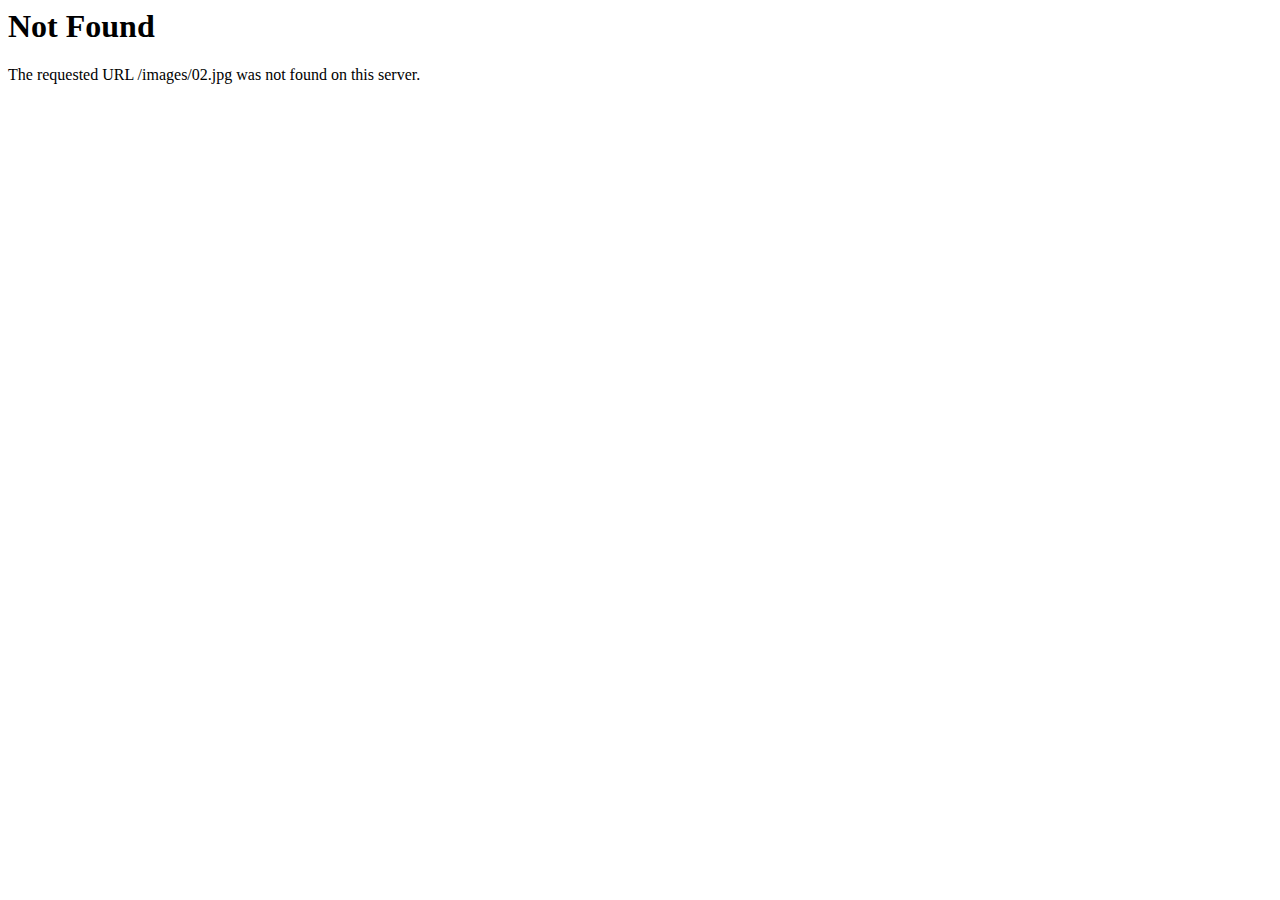
<file: docs/images/02.html>
<!DOCTYPE HTML PUBLIC "-//IETF//DTD HTML 2.0//EN">
<html><head>
<title>404 Not Found</title>
</head><body>
<h1>Not Found</h1>
<p>The requested URL /images/02.jpg was not found on this server.</p>
</body></html>
</file>
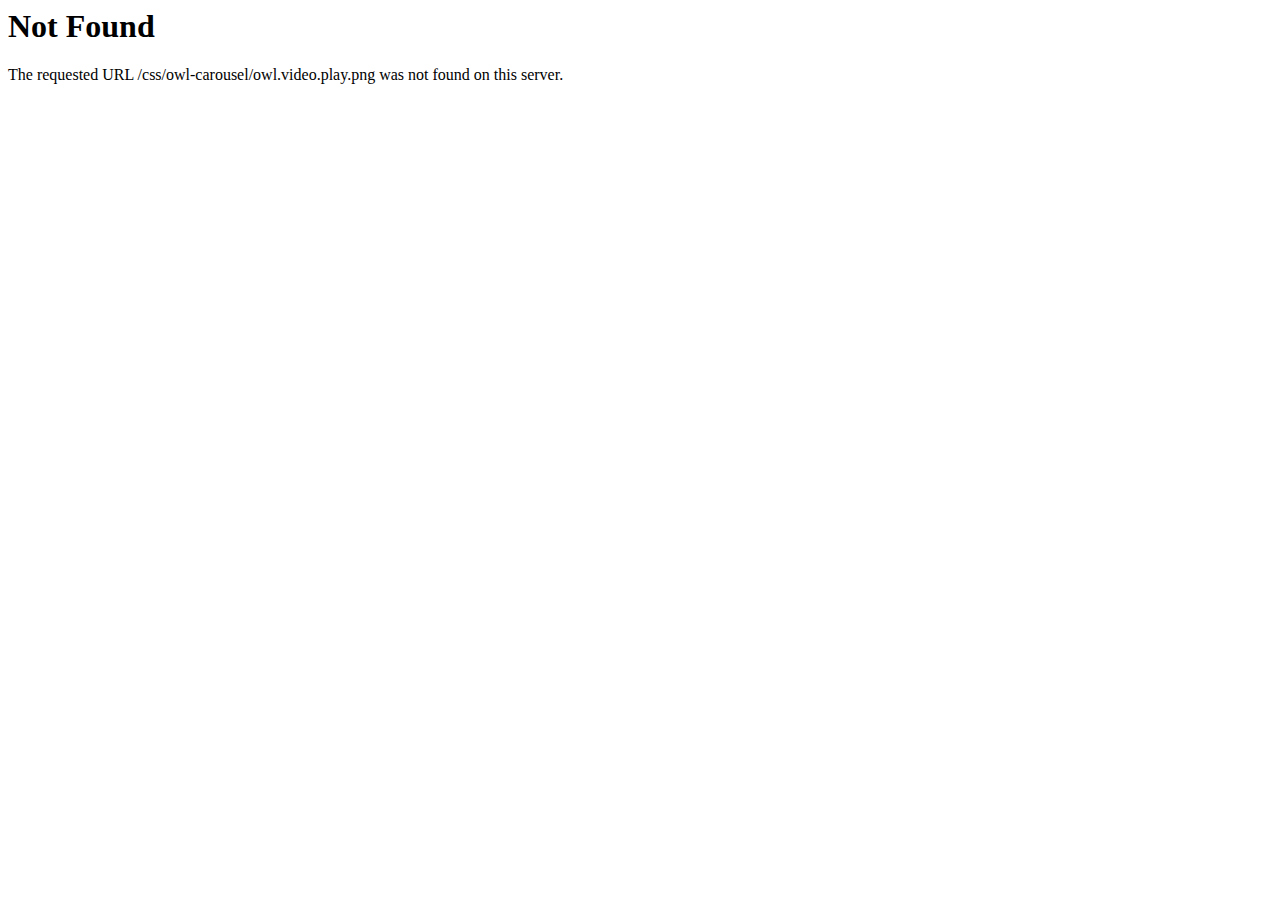
<file: docs/css/owl-carousel/owl.video.play.html>
<!DOCTYPE HTML PUBLIC "-//IETF//DTD HTML 2.0//EN">
<html><head>
<title>404 Not Found</title>
</head><body>
<h1>Not Found</h1>
<p>The requested URL /css/owl-carousel/owl.video.play.png was not found on this server.</p>
</body></html>
</file>
<file: docs/css/export.css>
.amcharts-export-canvas{position:absolute;display:none;z-index:1;top:0;right:0;bottom:0;left:0;background-color:#fff}.amcharts-export-canvas.active{display:block}.amcharts-export-menu{position:absolute;z-index:2;opacity:.5;color:#000}.amcharts-main-div:hover .amcharts-export-menu,.amcharts-stock-div:hover .amcharts-export-menu,.amcharts-export-menu.active{opacity:1}.amcharts-export-menu-top-left>ul>li>ul:after{content:"";position:absolute;top:13px;right:100%;z-index:1000;border-top:7px solid transparent;border-left:7px solid transparent;border-right:7px solid #fff;border-bottom:7px solid transparent}.amcharts-export-menu-top-left>ul>li>ul>li:first-child>a:after{content:"";position:absolute;top:12px;right:100%;z-index:1001;border-top:8px solid transparent;border-left:8px solid transparent;border-right:8px solid #e2e2e2;border-bottom:8px solid transparent}.amcharts-export-menu-top-right>ul>li>ul:after{content:"";position:absolute;top:13px;left:100%;z-index:1000;border-top:7px solid transparent;border-left:7px solid #fff;border-right:7px solid transparent;border-bottom:7px solid transparent}.amcharts-export-menu-top-right>ul>li>ul>li:first-child>a:after{content:"";position:absolute;top:12px;left:100%;z-index:1001;border-top:8px solid transparent;border-left:8px solid #e2e2e2;border-right:8px solid transparent;border-bottom:8px solid transparent}.amcharts-export-menu-bottom-left>ul>li>ul:after{content:"";position:absolute;bottom:13px;right:100%;z-index:1000;border-top:7px solid transparent;border-left:7px solid transparent;border-right:7px solid #fff;border-bottom:7px solid transparent}.amcharts-export-menu-bottom-left>ul>li>ul>li:last-child>a:after{content:"";position:absolute;bottom:12px;right:100%;z-index:1001;border-top:8px solid transparent;border-left:8px solid transparent;border-right:8px solid #e2e2e2;border-bottom:8px solid transparent}.amcharts-export-menu-bottom-right>ul>li>ul:after{content:"";position:absolute;bottom:13px;left:100%;z-index:1000;border-top:7px solid transparent;border-left:7px solid #fff;border-right:7px solid transparent;border-bottom:7px solid transparent}.amcharts-export-menu-bottom-right>ul>li>ul>li:last-child>a:after{content:"";position:absolute;bottom:12px;left:100%;z-index:1001;border-top:8px solid transparent;border-left:8px solid #e2e2e2;border-right:8px solid transparent;border-bottom:8px solid transparent}.amcharts-export-menu ul{list-style:none;margin:0;padding:0}.amcharts-export-menu li{position:relative;display:block;z-index:1}.amcharts-export-menu li>ul{position:absolute;display:none;border:1px solid #e2e2e2;margin-top:-1px;background:#fff}.amcharts-export-menu li>a{position:relative;display:block;color:#000;text-decoration:none;padding:12px;z-index:2;white-space:nowrap;border-bottom:1px solid #f2f2f2}.amcharts-export-menu li:last-child>a{border-bottom:0}.amcharts-export-menu li>a>img{border:0}.amcharts-export-menu-top-left{top:0;left:0}.amcharts-export-menu-bottom-left{bottom:0;left:0}.amcharts-export-menu-top-right{top:0;right:0}.amcharts-export-menu-bottom-right{bottom:0;right:0}.amcharts-export-menu li:hover>ul,.amcharts-export-menu li.active>ul{display:block}.amcharts-export-menu li:hover>a,.amcharts-export-menu li.active>a{color:#fff;background-color:#636363}.amcharts-export-menu-top-left li:hover>ul,.amcharts-export-menu-top-left li.active>ul{left:100%;top:0}.amcharts-export-menu-bottom-left li:hover>ul,.amcharts-export-menu-bottom-left li.active>ul{left:100%;bottom:0}.amcharts-export-menu-top-right li:hover>ul,.amcharts-export-menu-top-right li.active>ul{top:0;right:100%}.amcharts-export-menu-bottom-right li:hover>ul,.amcharts-export-menu-bottom-right li.active>ul{bottom:0;right:100%}.amcharts-export-menu .export-main>a,.amcharts-export-menu .export-drawing>a,.amcharts-export-menu .export-delayed-capturing>a{display:block;overflow:hidden;text-indent:-13333337px;width:36px;height:36px;padding:0;background-repeat:no-repeat;background-image:url([data-uri]);background-color:#fff;background-position:center;-webkit-box-shadow:1px 1px 3px 0 rgba(0,0,0,.5);-moz-box-shadow:1px 1px 3px 0 rgba(0,0,0,.5);box-shadow:1px 1px 3px 0 rgba(0,0,0,.5);border-radius:18px;margin:8px 8px 0 10px}.amcharts-export-menu .export-drawing>a{background-image:url([data-uri])}.amcharts-export-menu .export-main:hover,.amcharts-export-menu .export-drawing:hover,.amcharts-export-menu .export-main.active,.amcharts-export-menu .export-drawing.active{padding-bottom:100px}.amcharts-export-menu.amcharts-export-menu-bottom-left .export-main:hover,.amcharts-export-menu.amcharts-export-menu-bottom-left .export-drawing:hover,.amcharts-export-menu.amcharts-export-menu-bottom-right .export-main:hover,.amcharts-export-menu.amcharts-export-menu-bottom-right .export-drawing:hover,.amcharts-export-menu.amcharts-export-menu-bottom-left .export-main.active,.amcharts-export-menu.amcharts-export-menu-bottom-left .export-drawing.active,.amcharts-export-menu.amcharts-export-menu-bottom-right .export-main.active,.amcharts-export-menu.amcharts-export-menu-bottom-right .export-drawing.active{padding-bottom:0;padding-top:100px}.amcharts-export-menu .export-main:hover>a,.amcharts-export-menu .export-main.active>a{background-image:url([data-uri])}.amcharts-export-menu .export-drawing:hover>a,.amcharts-export-menu .export-drawing.active>a{background-image:url([data-uri])}.amcharts-export-menu .export-close>a,.amcharts-export-menu .export-close:hover>a,.amcharts-export-menu .export-close.active>a{background-image:url([data-uri])}.amcharts-export-menu .export-drawing-color{background:#000;width:35px}.amcharts-export-menu .export-drawing-color>a{display:block;overflow:hidden;text-indent:-13333337px}.amcharts-export-menu .export-drawing-color-red{background:red}.amcharts-export-menu .export-drawing-color-green{background:#0f0}.amcharts-export-menu .export-drawing-color-blue{background:#00f}.amcharts-export-menu .export-drawing-color-white{background:#fff}.amcharts-export-fallback{position:absolute;top:0;right:0;bottom:0;left:0;background-color:#fff}.amcharts-export-fallback textarea{border:0;outline:0;position:absolute;overflow:hidden;width:100%;height:100%;padding:20px}.amcharts-export-fallback-message{position:absolute;z-index:1;padding:20px;width:100%;background-color:#fff}.amcharts-export-menu .export-delayed-capturing>a{text-indent:0;line-height:36px;vertical-align:middle;text-align:center;background-image:none}.amcharts-export-menu,.amcharts-export-canvas .canvas-container{-webkit-transition:opacity .5s ease-out;-moz-transition:opacity .5s ease-out;-ms-transition:opacity .5s ease-out;-o-transition:opacity .5s ease-out;transition:opacity .5s ease-out}.amcharts-export-canvas.dropbox .canvas-container{opacity:.5}.amcharts-export-menu .export-drawing-shape a{font:0/0 a;text-shadow:none;color:transparent}.amcharts-export-menu li img{height:20px}.amcharts-export-menu .export-drawing-width a{text-align:center}.amcharts-export-menu .export-drawing-width span{display:block;margin:0 auto}.amcharts-export-menu .export-drawing-width span>span{display:block;background:#000;border-radius:100%}.amcharts-export-menu .export-drawing-shape a:hover img,.amcharts-export-menu .export-drawing-shape.active a img{-webkit-filter:invert(100%);filter:invert(100%)}
</file>
<file: docs/css/style.css>
/*

Template: COINEX - Crypto Currency HTML Template 
Author: iqonicthemes.in
Version: 3
Design and Developed by: iqonicthemes.in

NOTE: This is main stylesheet of template, This file contains the styling for the actual Template. Please do not change anything here! write in a custom.css file if required!
*/

/*================================================
[  Table of contents  ]
================================================

==> General
==> Back to Top
==> Loader
==> Buttons
==> Page Section Margin Padding
==> Text Weight
==> Text Color 
==> Font Size 
==> Background Color
==> BG Effect
==> Background Gradient 
==> Section Title
==> Header
==> Banner
==> Clients
==> Fancy-box 
==> Tranding Platform
==> Team
==> Executive Partners
==> Blog
==> FAQ
==> Contact us
==> Owl Carousel

======================================
[ End table content ]
======================================*/

/*---------------------------------------------------------------------
                               General
-----------------------------------------------------------------------*/
*::-moz-selection { background: #f9b707; color: #fff; text-shadow: none; }
::-moz-selection { background: #f9b707; color: #fff; text-shadow: none; }
::selection { background: #f9b707; color: #fff; text-shadow: none; }
body { font-family: 'Comfortaa', cursive; font-weight: normal; position: relative; font-style: normal; font-size: 14px; line-height: 26px; color: #e3e3e3; overflow-x: hidden; background: #16181c; }
a:hover, a:focus, a.active { text-decoration: none; outline: none; }
a, a:hover, a:focus { color: #f9b707; -webkit-transition: all 250ms ease-in-out 0s; -moz-transition: all 250ms ease-in-out 0s; -ms-transition: all 250ms ease-in-out 0s; -o-transition: all 250ms ease-in-out 0s; transition: all 250ms ease-in-out 0s; text-decoration: none; }
h1, h2, h3, h4, h5, h6 { font-family: 'Montserrat', sans-serif; font-weight: normal; color: #fff; margin-top: 0px; margin-bottom: 0px; }
h1 a, h2 a, h3 a, h4 a, h5 a, h6 a { color: inherit; }
h1 { font-size: 50px; line-height: normal; }
h2 { font-size: 36px; line-height: normal; }
h3 { font-size: 32px; line-height: normal; }
h4 { font-size: 28px; line-height: normal; }
h5 { font-size: 24px; line-height: normal; }
h6 { font-size: 20px; line-height: normal; }
.lead { font-size: 18px; line-height: 32px; margin: 0; }
ul { margin: 0px; padding: 0px; }
li { list-style: none; }
hr { margin: 0; padding: 0px; border-bottom: 1px solid #e0e0e0; border-top: 0px; }
.blockquote { border-left: 5px solid #16181c; font-size: 16px; }
.container { max-width: 1170px; }

/*---------------------------------------------------------------------
                               Back to Top
-----------------------------------------------------------------------*/
#back-to-top .top { z-index: 999; position: fixed; margin: 0px; color: #fff; background: #121316; position: fixed; bottom: 25px; right: 25px; z-index: 999; font-size: 26px; width: 50px; height: 50px; text-align: center; line-height: 50px; border-radius: 90px; -webkit-transition: all .3s ease-in-out; -moz-transition: all .3s ease-in-out; transition: all .3s ease-in-out; }
#back-to-top .top:hover { background: #f9b707; color: #fff; -webkit-box-shadow: 0px 0px 30px 0px rgba(34, 34, 34, 0.1); -moz-box-shadow: 0px 0px 30px 0px rgba(34, 34, 34, 0.1); box-shadow: 0px 0px 30px 0px rgba(34, 34, 34, 0.1); }

/*---------------------------------------------------------------------
                                Loader
-----------------------------------------------------------------------*/
#loading { background-color: #16181c; height: 100%; width: 100%; position: fixed; margin-top: 0px; top: 0px; left: 0px; bottom: 0px; overflow: hidden !important; right: 0px; z-index: 999999; }
#loading-center { position: absolute; left: 50%; top: 50%; margin-left: -75px; margin-top: -75px; }

/*loader 2  */
.loader { position: relative; width: 150px; height: 150px; display: block; overflow: hidden; }
.loader div { height: 100%; }
.loader2, .loader2 div { border-radius: 50%; padding: 8px; border: 2px solid transparent; -webkit-animation: rotate linear 3.5s infinite; animation: rotate linear 3.5s infinite; border-top-color: rgba(249, 183, 7, 1); border-left-color: rgba(66, 66, 66, 1); border-right-color: rgba(66, 66, 66, 1); }
.loader, .loader * { will-change: transform; }
@-webkit-keyframes rotate {
  0% { -webkit-transform: rotate(0deg); transform: rotate(0deg); }
  50% { -webkit-transform: rotate(180deg); transform: rotate(180deg); }
  100% { -webkit-transform: rotate(360deg); transform: rotate(360deg); }
}
@keyframes rotate {
  0% { -webkit-transform: rotate(0deg); transform: rotate(0deg); }
  50% { -webkit-transform: rotate(180deg); transform: rotate(180deg); }
  100% { -webkit-transform: rotate(360deg); transform: rotate(360deg); }
}
@-webkit-keyframes rotate2 {
  0% { -webkit-transform: rotate(0deg); transform: rotate(0deg); border-top-color: rgba(0, 0, 0, 0.5); }
  50% { -webkit-transform: rotate(180deg); transform: rotate(180deg); border-top-color: rgba(0, 0, 255, 0.5); }
  100% { -webkit-transform: rotate(360deg); transform: rotate(360deg); border-top-color: rgba(0, 0, 0, 0.5); }
}
@keyframes rotate2 {
  0% { -webkit-transform: rotate(0deg); transform: rotate(0deg); border-top-color: rgba(0, 0, 0, 0.5); }
  50% { -webkit-transform: rotate(180deg); transform: rotate(180deg); border-top-color: rgba(0, 0, 255, 0.5); }
  100% { -webkit-transform: rotate(360deg); transform: rotate(360deg); border-top-color: rgba(0, 0, 0, 0.5); }
}

/*----------------------------------------------------------------------
                        Buttons
-----------------------------------------------------------------------*/
.button { color: #fff; cursor: pointer; padding: 10px 30px; border: none; font-weight: 800; font-size: 16px; position: relative; background: #f9b707; font-family: 'Comfortaa', cursive; display: inline-block; -webkit-border-radius: 90px; -moz-border-radius: 90px; border-radius: 90px; }
.button:hover, .button:focus { color: #131519; background: #fff; outline: none; }

/* Buttons white */
.button.bt-white { color: #333; background: #fff; }
.button.bt-white:hover, .button.bt-white:focus { color: #ffffff; background: #f9b707; outline: none; }

/* Buttons white 2 */
.button.bt-black { color: #333; background: #fff; }
.button.bt-black:hover, .button.bt-black:focus { color: #ffffff; background: #23292c; outline: none; }

/* Buttons Play */
.button-play { position: relative; z-index: 1; width: 65px; height: 65px; line-height: 68px; font-size: 18px; text-align: center; display: inline-block; color: #fff; background: #f9b707; border-radius: 50%; border: none; transition: box-shadow 400ms cubic-bezier(0.2, 0, 0.7, 1), -webkit-transform 200ms cubic-bezier(0.2, 0, 0.7, 1); transition: box-shadow 400ms cubic-bezier(0.2, 0, 0.7, 1), transform 200ms cubic-bezier(0.2, 0, 0.7, 1); transition: box-shadow 400ms cubic-bezier(0.2, 0, 0.7, 1), transform 200ms cubic-bezier(0.2, 0, 0.7, 1), -webkit-transform 200ms cubic-bezier(0.2, 0, 0.7, 1); }
.button-play i { padding-left: 5px; }
.button-play:hover, .button-play:focus { box-shadow: 0 0 1px 15px rgba(249, 183, 7, 0.4), 0 0 1px 30px rgba(249, 183, 7, 0.1), 0 0 1px 45px rgba(249, 183, 7, 0.1); color: #fff; }

/*---------------------------------------------------------------------
                    Page Section Margin Padding 
---------------------------------------------------------------------*/

/*----------------
Section padding 
----------------*/

.overview-block-ptb { padding: 50px 0; }
.overview-block-pt { padding: 50px 0 0; }
.overview-block-pb { padding: 0 0 50px; }

/*----------------
Padding All 
----------------*/
.iq-pall { padding: 0px !important; }
.iq-pall-10 { padding: 10px; }
.iq-pall-15 { padding: 15px; }
.iq-pall-20 { padding: 20px; }
.iq-pall-25 { padding: 25px; }
.iq-pall-30 { padding: 30px; }
.iq-pall-40 { padding: 40px; }
.iq-pall-50 { padding: 50px; }
.iq-pall-60 { padding: 60px; }
.iq-pall-70 { padding: 70px; }
.iq-pall-80 { padding: 80px; }
.iq-pall-90 { padding: 90px; }
.iq-pall-100 { padding: 100px; }

/*----------------
Padding Top and Bottom 
----------------*/
.iq-ptb-0 { padding: 0; }
.iq-ptb-10 { padding: 10px 0; }
.iq-ptb-15 { padding: 15px 0; }
.iq-ptb-20 { padding: 20px 0; }
.iq-ptb-25 { padding: 25px 0; }
.iq-ptb-30 { padding: 30px 0; }
.iq-ptb-40 { padding: 40px 0; }
.iq-ptb-50 { padding: 50px 0; }
.iq-ptb-60 { padding: 60px 0; }
.iq-ptb-70 { padding: 70px 0; }
.iq-ptb-80 { padding: 80px 0; }
.iq-ptb-90 { padding: 90px 0; }
.iq-ptb-100 { padding: 100px 0; }

/*----------------
Padding Left and right 
----------------*/
.iq-plr-0 { padding: 0; }
.iq-plr-10 { padding: 0 10px; }
.iq-plr-15 { padding: 0 15px; }
.iq-plr-20 { padding: 0 20px; }
.iq-plr-25 { padding: 0 25px; }
.iq-plr-30 { padding: 0 30px; }
.iq-plr-40 { padding: 0 40px; }
.iq-plr-50 { padding: 0 50px; }
.iq-plr-60 { padding: 0 60px; }
.iq-plr-70 { padding: 0 70px; }
.iq-plr-80 { padding: 0 80px; }
.iq-plr-90 { padding: 0 90px; }
.iq-plr-100 { padding: 0 100px; }

/*----------------
Padding top 
----------------*/
.iq-pt-0 { padding-top: 0px; }
.iq-pt-10 { padding-top: 10px; }
.iq-pt-15 { padding-top: 15px; }
.iq-pt-20 { padding-top: 20px; }
.iq-pt-25 { padding-top: 25px; }
.iq-pt-30 { padding-top: 30px; }
.iq-pt-40 { padding-top: 40px; }
.iq-pt-50 { padding-top: 50px; }
.iq-pt-60 { padding-top: 60px; }
.iq-pt-70 { padding-top: 70px; }
.iq-pt-80 { padding-top: 80px; }
.iq-pt-90 { padding-top: 90px; }
.iq-pt-100 { padding-top: 100px; }

/*----------------
Padding Bottom 
----------------*/
.iq-pb-0 { padding-bottom: 0px; }
.iq-pb-10 { padding-bottom: 10px; }
.iq-pb-15 { padding-bottom: 15px; }
.iq-pb-20 { padding-bottom: 20px; }
.iq-pb-25 { padding-bottom: 25px; }
.iq-pb-30 { padding-bottom: 30px; }
.iq-pb-40 { padding-bottom: 40px; }
.iq-pb-50 { padding-bottom: 50px; }
.iq-pb-60 { padding-bottom: 60px; }
.iq-pb-70 { padding-bottom: 70px; }
.iq-pb-80 { padding-bottom: 80px; }
.iq-pb-90 { padding-bottom: 90px; }
.iq-pb-100 { padding-bottom: 100px; }

/*----------------
Padding Left 
----------------*/
.iq-pl-0 { padding-left: 0; }
.iq-pl-10 { padding-left: 10px; }
.iq-pl-15 { padding-left: 15px; }
.iq-pl-20 { padding-left: 20px; }
.iq-pl-25 { padding-left: 25px; }
.iq-pl-30 { padding-left: 30px; }
.iq-pl-40 { padding-left: 40px; }
.iq-pl-50 { padding-left: 50px; }
.iq-pl-60 { padding-left: 60px; }
.iq-pl-70 { padding-left: 70px; }
.iq-pl-80 { padding-left: 80px; }
.iq-pl-90 { padding-left: 90px; }
.iq-pl-100 { padding-left: 100px; }

/*----------------
Padding Right 
----------------*/
.iq-pr-0 { padding-right: 0px; }
.iq-pr-10 { padding-right: 10px; }
.iq-pr-15 { padding-right: 15px; }
.iq-pr-20 { padding-right: 20px; }
.iq-pr-25 { padding-right: 25px; }
.iq-pr-30 { padding-right: 30px; }
.iq-pr-40 { padding-right: 40px; }
.iq-pr-50 { padding-right: 50px; }
.iq-pr-60 { padding-right: 60px; }
.iq-pr-70 { padding-right: 70px; }
.iq-pr-80 { padding-right: 80px; }
.iq-pr-90 { padding-right: 90px; }
.iq-pr-100 { padding-right: 100px; }

/*----------------
Margin All 
----------------*/
.iq-mall-0 { margin: 0; }
.iq-mall-10 { margin: 10px; }
.iq-mall-15 { margin: 15px; }
.iq-mall-20 { margin: 20px; }
.iq-mall-25 { margin: 25px; }
.iq-mall-30 { margin: 30px; }
.iq-mall-40 { margin: 40px; }
.iq-mall-50 { margin: 50px; }
.iq-mall-60 { margin: 60px; }
.iq-mall-70 { margin: 70px; }
.iq-mall-80 { margin: 80px; }
.iq-mall-90 { margin: 90px; }
.iq-mall-100 { margin: 100px; }

/*----------------
Margin Top and Bottom 
----------------*/
.iq-mtb-0 { margin: 0; }
.iq-mtb-10 { margin: 10px 0; }
.iq-mtb-15 { margin: 15px 0; }
.iq-mtb-20 { margin: 20px 0; }
.iq-mtb-25 { margin: 25px 0; }
.iq-mtb-30 { margin: 30px 0; }
.iq-mtb-40 { margin: 40px 0; }
.iq-mtb-50 { margin: 50px 0; }
.iq-mtb-60 { margin: 60px 0; }
.iq-mtb-70 { margin: 70px 0; }
.iq-mtb-80 { margin: 80px 0; }
.iq-mtb-90 { margin: 90px 0; }
.iq-mtb-100 { margin: 100px 0; }

/*----------------
Margin Left and Right 
----------------*/
.iq-mlr-0 { margin: 0 !important; }
.iq-mlr-10 { margin: 0 10px; }
.iq-mlr-15 { margin: 0 15px; }
.iq-mlr-20 { margin: 0 20px; }
.iq-mlr-25 { margin: 0 25px; }
.iq-mlr-30 { margin: 0 30px; }
.iq-mlr-40 { margin: 0 40px; }
.iq-mlr-50 { margin: 0 50px; }
.iq-mlr-60 { margin: 0 60px; }
.iq-mlr-70 { margin: 0 60px; }
.iq-mlr-80 { margin: 0 80px; }
.iq-mlr-90 { margin: 0 80px; }
.iq-mlr-100 { margin: 0 100px; }

/*----------------
Margin Top 
----------------*/
.iq-mt-0 { margin-top: 0px; }
.iq-mt-5 { margin-top: 5px; }
.iq-mt-10 { margin-top: 10px; }
.iq-mt-15 { margin-top: 15px; }
.iq-mt-20 { margin-top: 20px; }
.iq-mt-25 { margin-top: 25px; }
.iq-mt-30 { margin-top: 30px; }
.iq-mt-40 { margin-top: 40px; }
.iq-mt-50 { margin-top: 50px; }
.iq-mt-60 { margin-top: 60px; }
.iq-mt-70 { margin-top: 70px; }
.iq-mt-80 { margin-top: 80px; }
.iq-mt-90 { margin-top: 90px; }
.iq-mt-100 { margin-top: 100px; }

/*----------------
Margin Bottom 
----------------*/
.iq-mb-0 { margin-bottom: 0px; }
.iq-mb-10 { margin-bottom: 10px; }
.iq-mb-15 { margin-bottom: 15px; }
.iq-mb-20 { margin-bottom: 20px; }
.iq-mb-25 { margin-bottom: 25px; }
.iq-mb-30 { margin-bottom: 30px; }
.iq-mb-40 { margin-bottom: 40px; }
.iq-mb-50 { margin-bottom: 50px; }
.iq-mb-60 { margin-bottom: 60px; }
.iq-mb-70 { margin-bottom: 70px; }
.iq-mb-80 { margin-bottom: 80px; }
.iq-mb-90 { margin-bottom: 90px; }
.iq-mb-100 { margin-bottom: 100px; }

/*----------------
Margin Left 
----------------*/
.iq-ml-0 { margin-left: 0px; }
.iq-ml-10 { margin-left: 10px; }
.iq-ml-15 { margin-left: 15px; }
.iq-ml-20 { margin-left: 20px; }
.iq-ml-25 { margin-left: 25px; }
.iq-ml-30 { margin-left: 30px; }
.iq-ml-40 { margin-left: 40px; }
.iq-ml-50 { margin-left: 50px; }
.iq-ml-60 { margin-left: 60px; }
.iq-ml-70 { margin-left: 70px; }
.iq-ml-80 { margin-left: 80px; }
.iq-ml-90 { margin-left: 90px; }
.iq-ml-100 { margin-left: 100px; }

/*----------------
Margin Right
----------------*/
.iq-mr-0 { margin-right: 0px; }
.iq-mr-10 { margin-right: 10px; }
.iq-mr-15 { margin-right: 15px; }
.iq-mr-20 { margin-right: 20px; }
.iq-mr-25 { margin-right: 25px; }
.iq-mr-30 { margin-right: 30px; }
.iq-mr-40 { margin-right: 40px; }
.iq-mr-50 { margin-right: 50px; }
.iq-mr-60 { margin-right: 60px; }
.iq-mr-70 { margin-right: 70px; }
.iq-mr-80 { margin-right: 80px; }
.iq-mr-90 { margin-right: 90px; }
.iq-mr-100 { margin-right: 100px; }

/*---------------------------------------------------------------------
                            Text Weight 
-----------------------------------------------------------------------*/
.iq-tw-1 { font-weight: 100; }
.iq-tw-2 { font-weight: 200; }
.iq-tw-3 { font-weight: 300; }
.iq-tw-4 { font-weight: 400; }
.iq-tw-5 { font-weight: 500; }
.iq-tw-6 { font-weight: 600; }
.iq-tw-7 { font-weight: 700; }
.iq-tw-8 { font-weight: 800; }
.iq-tw-9 { font-weight: 900; }

/*---------------------------------------------------------------------
                            Text Color 
-----------------------------------------------------------------------*/
.iq-font-blue { color: #16181c; }
.iq-font-white { color: #ffffff; }
.iq-font-black { color: #23292c; }
.iq-font-light { color: #666666; }
.iq-font-yellow { color: #f9b707; }

/*---------------------------------------------------------------------
                            Font Size 
-----------------------------------------------------------------------*/
.iq-font-15 { font-size: 15px; }
.iq-font-30 { font-size: 30px; }

/*---------------------------------------------------------------------
                          Background Color 
-----------------------------------------------------------------------*/
.white-bg { background: #ffffff; }
.grey-bg { background: #f7f7f7; }
.blue-bg { background: #16181c; }
.light-bg { background: #131519; }
.yellow-bg { background: #f9b707; }

/*---------------------------------------------------------------------
                             BG Effect
-----------------------------------------------------------------------*/
.iq-parallax { position: relative; background-size: cover !important; -webkit-background-size: cover !important; -moz-background-size: cover !important; -ms-background-size: cover !important; background-origin: initial; background-position: center center !important; background-repeat: no-repeat; }

/*---------------------------------------------------------------------
                       Background Gradient 
---------------------------------------------------------------------*/
.iq-bg-over { position: relative; }

/* Background Gradient blue */
.iq-over-blue-10:before { content: ""; height: 100%; left: 0; position: absolute; top: 0; width: 100%; z-index: -1; background: rgba(5, 7, 28, 0.1); }
.iq-over-blue-20:before { content: ""; height: 100%; left: 0; position: absolute; top: 0; width: 100%; z-index: -1; background: rgba(5, 7, 28, 0.2); }
.iq-over-blue-30:before { content: ""; height: 100%; left: 0; position: absolute; top: 0; width: 100%; z-index: -1; background: rgba(5, 7, 28, 0.3); }
.iq-over-blue-40:before { content: ""; height: 100%; left: 0; position: absolute; top: 0; width: 100%; z-index: -1; background: rgba(5, 7, 28, 0.4); }
.iq-over-blue-50:before { content: ""; height: 100%; left: 0; position: absolute; top: 0; width: 100%; z-index: -1; background: rgba(5, 7, 28, 0.5); }
.iq-over-blue-60:before { content: ""; height: 100%; left: 0; position: absolute; top: 0; width: 100%; z-index: -1; background: rgba(5, 7, 28, 0.6); }
.iq-over-blue-70:before { content: ""; height: 100%; left: 0; position: absolute; top: 0; width: 100%; z-index: -1; background: rgba(5, 7, 28, 0.7); }
.iq-over-blue-80:before { content: ""; height: 100%; left: 0; position: absolute; top: 0; width: 100%; z-index: -1; background: rgba(5, 7, 28, 0.8); }
.iq-over-blue-85:before { content: ""; height: 100%; left: 0; position: absolute; top: 0; width: 100%; z-index: -1; background: rgba(5, 7, 28, 0.85); }
.iq-over-blue-90:before { content: ""; height: 100%; left: 0; position: absolute; top: 0; width: 100%; z-index: -1; background: rgba(5, 7, 28, 0.9); }
.iq-over-blue-95:before { content: ""; height: 100%; left: 0; position: absolute; top: 0; width: 100%; z-index: -1; background: rgba(5, 7, 28, 0.95); }

/* Background Gradient Black */
.iq-over-black-10:before { content: ""; height: 100%; left: 0; position: absolute; top: 0; width: 100%; z-index: -1; background: rgba(0, 0, 0, 0.1); }
.iq-over-black-20:before { content: ""; height: 100%; left: 0; position: absolute; top: 0; width: 100%; z-index: -1; background: rgba(0, 0, 0, 0.2); }
.iq-over-black-30:before { content: ""; height: 100%; left: 0; position: absolute; top: 0; width: 100%; z-index: -1; background: rgba(0, 0, 0, 0.3); }
.iq-over-black-40:before { content: ""; height: 100%; left: 0; position: absolute; top: 0; width: 100%; z-index: -1; background: rgba(0, 0, 0, 0.4); }
.iq-over-black-50:before { content: ""; height: 100%; left: 0; position: absolute; top: 0; width: 100%; z-index: -1; background: rgba(0, 0, 0, 0.5); }
.iq-over-black-60:before { content: ""; height: 100%; left: 0; position: absolute; top: 0; width: 100%; z-index: -1; background: rgba(0, 0, 0, 0.6); }
.iq-over-black-70:before { content: ""; height: 100%; left: 0; position: absolute; top: 0; width: 100%; z-index: -1; background: rgba(0, 0, 0, 0.7); }
.iq-over-black-80:before { content: ""; height: 100%; left: 0; position: absolute; top: 0; width: 100%; z-index: -1; background: rgba(0, 0, 0, 0.8); }
.iq-over-black-85:before { content: ""; height: 100%; left: 0; position: absolute; top: 0; width: 100%; z-index: -1; background: rgba(0, 0, 0, 0.85); }
.iq-over-black-90:before { content: ""; height: 100%; left: 0; position: absolute; top: 0; width: 100%; z-index: -1; background: rgba(0, 0, 0, 0.9); }
.iq-over-black-95:before { content: ""; height: 100%; left: 0; position: absolute; top: 0; width: 100%; z-index: -1; background: rgba(0, 0, 0, 0.95); }

/* Background Gradient White */
.iq-over-white-10:before { content: ""; height: 100%; left: 0; position: absolute; top: 0; width: 100%; z-index: -1; background: rgba(255, 255, 255, 0.1); }
.iq-over-white-20:before { content: ""; height: 100%; left: 0; position: absolute; top: 0; width: 100%; z-index: -1; background: rgba(255, 255, 255, 0.2); }
.iq-over-white-30:before { content: ""; height: 100%; left: 0; position: absolute; top: 0; width: 100%; z-index: -1; background: rgba(255, 255, 255, 0.3); }
.iq-over-white-40:before { content: ""; height: 100%; left: 0; position: absolute; top: 0; width: 100%; z-index: -1; background: rgba(255, 255, 255, 0.4); }
.iq-over-white-50:before { content: ""; height: 100%; left: 0; position: absolute; top: 0; width: 100%; z-index: -1; background: rgba(255, 255, 255, 0.5); }
.iq-over-white-60:before { content: ""; height: 100%; left: 0; position: absolute; top: 0; width: 100%; z-index: -1; background: rgba(255, 255, 255, 0.6); }
.iq-over-white-70:before { content: ""; height: 100%; left: 0; position: absolute; top: 0; width: 100%; z-index: -1; background: rgba(255, 255, 255, 0.7); }
.iq-over-white-80:before { content: ""; height: 100%; left: 0; position: absolute; top: 0; width: 100%; z-index: -1; background: rgba(255, 255, 255, 0.8); }
.iq-over-white-85:before { content: ""; height: 100%; left: 0; position: absolute; top: 0; width: 100%; z-index: -1; background: rgba(255, 255, 255, 0.85); }
.iq-over-white-90:before { content: ""; height: 100%; left: 0; position: absolute; top: 0; width: 100%; z-index: -1; background: rgba(255, 255, 255, 0.9); }
.iq-over-white-95:before { content: ""; height: 100%; left: 0; position: absolute; top: 0; width: 100%; z-index: -1; background: rgba(255, 255, 255, 0.95); }
[class*='iq-over-']:before { z-index: 0; }

/*---------------------------------------------------------------------
                           Section Title
-----------------------------------------------------------------------*/
.heading-title { margin-bottom: 60px; text-align: center; }
.heading-title small { font-weight: 400; font-size: 16px; text-transform: uppercase; font-family: 'Montserrat', sans-serif; letter-spacing: 4px; }
.heading-title.left { text-align: left; margin-bottom: 20px; }
.heading-title .title { position: relative; padding-bottom: 15px; display: inline-block; width: 100%; }
.heading-title p { padding: 0 100px; display: block; }
.heading-title .title.white:before { background: #ffffff; }

/*Heading Left*/
.heading-left .title { position: relative; padding: 0 0 8px 0; margin: 0 0 20px 0; }
.heading-left .title:before { position: absolute; content: ""; left: 0; width: 50px; height: 3px; background: #f9b707; bottom: 0; }
.small-title { position: relative; padding-bottom: 10px; margin-bottom: 15px }
.small-title:before { content: ""; position: absolute; bottom: 0; left: 0; width: 40px; height: 4px; background: #f9b707; display: inline-block; }
#canvas1 { position: fixed; top: 0; left: 0; width: 100%; height: 100vh; z-index: -1; }

/*---------------------------------------------------------------------
                              Header
---------------------------------------------------------------------*/
header { padding: 20px 80px; position: absolute; display: inline-block; top: 0; left: 0; width: 100%; -webkit-transition: all 250ms ease-in-out 0s; -moz-transition: all 250ms ease-in-out 0s; -ms-transition: all 250ms ease-in-out 0s; -o-transition: all 250ms ease-in-out 0s; transition: all 250ms ease-in-out 0s; z-index: 9999; }
header .navbar { padding: 0; }
header .navbar-brand img { height: 40px; }
header .navbar-light .nav-item { margin: 0 10px; }
header .navbar-light .nav-item .nav-link { color: #fff; font-size: 16px; line-height: normal; position: relative; -webkit-transition: all 250ms ease-in-out 0s; -moz-transition: all 250ms ease-in-out 0s; -ms-transition: all 250ms ease-in-out 0s; -o-transition: all 250ms ease-in-out 0s; transition: all 250ms ease-in-out 0s; }
header .navbar-light .navbar-nav .nav-link:before { content: ""; display: inline-block; position: absolute; bottom: -3px; left: 50%; margin-left: -3px; background: #f9b707; height: 6px; width: 6px; border-radius: 90px; opacity: 0; -webkit-transition: all 250ms ease-in-out 0s; -moz-transition: all 250ms ease-in-out 0s; -ms-transition: all 250ms ease-in-out 0s; -o-transition: all 250ms ease-in-out 0s; transition: all 250ms ease-in-out 0s; }
header .navbar-light .navbar-nav .nav-link:hover, header .navbar-light .navbar-nav .nav-link:focus, header .navbar-light .navbar-nav .nav-item .nav-link.active { color: #f9b707; }
header .navbar-light .navbar-nav .nav-link:hover:before, .navbar-light .navbar-nav .nav-link:focus:before, .navbar-light .navbar-nav .nav-item .nav-link.active:before { opacity: 1; }
header .navbar-light .nav { position: relative; }
header .navbar-light .nav:before { content: ""; position: absolute; top: 5px; left: 5px; height: 25px; width: 1px; display: inline-block; background: #c7c7c7; }
header .navbar-light .nav .button:hover, header .navbar-light .nav .button:focus { color: #131519; }
header.menu-sticky { position: fixed; background: #131519; padding: 10px 30px; box-shadow: 0px 0px 30px 0px rgba(255, 255, 255, 0.1); }
.dropdown-item.active, .dropdown-item:active { background: #f9b707; }

/*Login*/
.iq-login .modal-header { padding: 20px 30px; }
.iq-login .modal-body { padding: 30px; }
.iq-login .modal-footer { padding: 20px 30px; display: inline; }
.iq-login .form-control { border: 1px solid #ced4da; border-radius: 0; height: 45px !important; box-shadow: none; }
.iq-login .modal-body .button { width: 100%; text-align: center; }
.iq-login .modal-dialog { max-width: 400px; }
.iq-login .modal-footer .iq-media-blog { margin: 0; padding: 0; }
.iq-login .modal-footer .iq-media-blog li { display: inline-block; list-style: none; padding: 0; margin: 0px 4px; }
.iq-login .modal-footer .iq-media-blog li a { display: block; width: 40px; height: 40px; line-height: 40px; font-size: 16px; color: #f9b707; background: transparent; border: 1px solid #f9b707; text-align: center; border-radius: 50%; }
.iq-login .modal-footer .iq-media-blog li a:hover { background: #f9b707; border-color: #f9b707; color: #fff; }
.iq-login .modal-header .close { outline: none; }

/*---------------------------------------------------------------------
                              Banner
---------------------------------------------------------------------*/
.iq-banner { position: relative; padding: 7% 0 6%; }
.iq-banner:before { position: absolute; top: 0%; left: 0%; content: ""; width: 100%; z-index: 999; height: 100%; display: inline-block; background-image: url('../images/01.png'); }
.banner-info { position: relative; z-index: 999; }
.iq-banner .iq-countdown { background: #131519; border-radius: 30px; padding: 40px 40px; position: relative; }
.iq-banner .wave-poistion { position: absolute; top: 0; left: 0; z-index: 99; }
.iq-banner .wave-poistion canvas { width: 100% !important; height: 100% !important; }
.iq-countdown #countdown { list-style: none; margin: 40px 0; padding: 0; display: inline-block; width: 100%; }
.iq-countdown #countdown li { display: inline-block; padding: 0 20px; position: relative; }
.iq-countdown #countdown li:before { content: ""; position: absolute; top: 0; right: 0; width: 1px; height: 100%; display: inline-block; background: rgba(255, 255, 255, 0.1); }
.iq-countdown #countdown li:first-child { padding-left: 0; }
.iq-countdown #countdown li:last-child { padding-right: 0; }
.iq-countdown #countdown li:last-child:before { display: none; }
.iq-countdown #countdown li span { font-size: 46px; line-height: normal; font-weight: 700; color: #fff; }
.iq-countdown #countdown li p { font-size: 14px; font-weight: 700; color: #fff; margin-bottom: 0; }
.iq-banner  .iq-countdown .list-inline { margin-top: 15px; }
.iq-banner .iq-countdown .list-inline li a { color: #fff; font-size: 18px; margin: 0 5px; }
.iq-banner .iq-countdown .list-inline li a:hover { color: #f9b707; }
.iq-progress-bar-text { margin-bottom: 10px; }
.iq-progress-bar-text span { float: right }
.iq-progress-bar { background: #fff none repeat scroll 0 0; box-shadow: 0 0 0; height: 15px; margin: 0 0 30px; position: relative; width: 100%; border-radius: 90px; }
.iq-progress-bar > span { background: #f9b707 none repeat scroll 0 0; display: block; height: 100%; width: 0; border-radius: 90px; }

/*---------------------------------------------------------------------
                              Banner 2
---------------------------------------------------------------------*/
.iq-banner-2 { position: relative; padding: 16% 0 8%; }
.iq-banner-2:before { position: absolute; top: 0%; left: 0%; content: ""; width: 100%;  height: 100%; display: inline-block; background-image: url('../images/02.html'); }
.iq-banner-2 .iq-countdown { border-radius: 30px; padding: 40px 40px; position: relative; }
.iq-banner-2  .iq-countdown .list-inline { margin-top: 15px; }
.iq-banner-2 .iq-countdown .list-inline li a { color: #fff; font-size: 18px; margin: 0 5px; }
.iq-banner-2 .iq-countdown .list-inline li a:hover { color: #f9b707; }

/* Canvas Banner */
.iq-canvas-banner { padding: 15% 0 10%; }
.iq-canvas2 { position: absolute; bottom: 0; left: 0; width: 100%; height: 100%; display: inline-block; }
#world { position: absolute; top: 0; left: 0; width: 100%; height: 100%; display: inline-block; }

/* ---- particles.js container ---- */
#particles-js { width: 100%; height: 100%; background-image: url(''); background-size: cover; background-position: 50% 50%; background-repeat: no-repeat;  position: absolute; top: 0; left: 0; }

/*---------------------------------------------------------------------
                              Banner 3
---------------------------------------------------------------------*/
.iq-banner-3 { position: relative; padding: 15% 0 10%; overflow: hidden; }
.iq-banner-3:before { position: absolute; top: 0%; left: 0%; content: ""; width: 100%;  height: 100%; display: inline-block; background-image: url('../images/02.html'); }
.iq-banner-3 .ico-img { margin-top: 10px; bottom: -45px; right: -60px; width: 95%; }

/*---------------------------------------------------------------------
                              Clients
---------------------------------------------------------------------*/
.iq-our-clients { position: relative; z-index: 99; }

/*---------------------------------------------------------------------
                             Fancy-box 
---------------------------------------------------------------------*/
.iq-fancy-box { background: #181a21; padding: 0 20px 20px; margin-bottom: 120px; position: relative; }
.iq-fancy-box .fancy-icon img { width: 60%; margin-top: -80px; }
.iq-fancy-box .fancy-content h5 { font-family: 'Comfortaa', cursive; margin: 25px 0 25px; }

/* Fancy box 2 */
.fancy-box { text-align: center; border: 1px solid #f9b707; border-radius: 10px; }
.fancy-box .heading { padding: 20px; background: #f9b707; border-radius: 10px 10px 0 0; }
.fancy-box h5 { margin: 20px 0; }
.fancy-box h6 { margin: 10px 0; }

/*---------------------------------------------------------------------
                             Tranding Platform
-----------------------------------------------------------------------*/
.iq-tranding-Platform .nav-tabs { border: none; }
.iq-tranding-Platform .nav-tabs .nav-link:first-child { -webkit-border-top-left-radius: 30px; -moz-border-radius-topleft: 30px; border-top-left-radius: 30px; }
.iq-tranding-Platform .nav-tabs .nav-link:last-child { -webkit-border-top-right-radius: 30px; -moz-border-radius-topright: 30px; border-top-right-radius: 30px; }
.iq-tranding-Platform .nav-tabs .nav-link { padding: 15px 20px; text-align: center; width: 20%; color: #fff; border: none; background: #101114; position: relative; }
.iq-tranding-Platform .nav-tabs .nav-link:hover:before, .iq-tranding-Platform .nav-tabs .nav-link.active:before, .iq-tranding-Platform .nav-tabs .nav-item.show .nav-link { content: ""; bottom: 0; left: 0; display: inline-block; position: absolute; height: 2px; width: 100%; background: #f9b707; }
.iq-tranding-Platform .nav-tabs .nav-link i { font-size: 42px; margin-bottom: 5px; }
.iq-tranding-Platform .nav-tabs .nav-link span { display: block; font-size: 16px; }
.nav-tabs .nav-item.show .nav-link, .nav-tabs .nav-link.active, .nav-tabs .nav-link:hover, .nav-tabs .nav-link:focus { background: #131519; border: none; color: #f9b707; }
.iq-tranding-Platform .light-bg { -webkit-border-radius: 30px; -moz-border-radius: 30px; border-radius: 30px; }
.iq-tranding-Platform .tab-content { padding: 15px; }
.table-bordered td, .table-bordered th { border: 1px solid #292c34; }
#chartdiv { width: 100%; height: 500px; }
#chartdiv .amcharts-chart-div a, #chartrounddiv .amcharts-chart-div a, .amcharts-export-menu.amcharts-export-menu-top-right.amExportButton { display: none !important; }
#chartrounddiv { width: 100%; height: 500px; font-size: 11px; }

#chartnew { width: 100%; height: 500px; }

.amcharts-pie-slice { transform: scale(1); transform-origin: 50% 50%; transition-duration: 0.3s; transition: all .3s ease-out; -webkit-transition: all .3s ease-out; -moz-transition: all .3s ease-out; -o-transition: all .3s ease-out; cursor: pointer; box-shadow: 0 0 30px 0 #fff; }
.amcharts-pie-slice:hover { transform: scale(1.1); filter: url(#shadow); }

/*************************************
Listing Check
**************************************/
.trending-2 ul.listing-mark { padding: 0; margin: 0; }
.trending-2 ul.listing-mark li { position: relative; list-style-type: none; padding-left: 25px; margin: 10px 0; }
.trending-2 ul.listing-mark li:after { content: "\f00c"; }

/*---------------------------------------------------------------------
List Style
----------------------------------------------------------------------*/
.trending-2 ul { padding: 0; margin: 0; padding-left: 20px; }
.trending-2 ul li:after { position: absolute; color: #f9b707; content: ""; font-family: 'FontAwesome'; left: 0; top: 0; }
.trending-2 ul li.dark:after { color: #222222; }

/***************************
Token Sale
****************************/
.iq-token { position: relative; }
.iq-token .iq-icon { float: left; border-radius: 90px; height: 70px; width: 70px; line-height: 70px; text-align: center; margin-right: 15px; }
.iq-token .iq-icon i { font-size: 36px; color: #fff; }
.iq-token .iq-icon span { font-size: 30px; }
.iq-token .fancy-content { display: table-cell; }
.iq-token .fancy-content p { padding: 0; margin: 0; }
.iq-token.iq-bg .step { position: absolute; right: 0; top: 25px; font-size: 80px; color: #f7f7f7; z-index: -1; font-family: 'PT Sans', sans-serif; font-weight: 600; }
.iq-token.iq-bg { padding: 20px 15px; position: relative; }
.iq-token.iq-bg:before { position: absolute; content: ""; right: 0; top: 0; width: 0; height: 0; background: #f7f7f7; transition: all 0.5s ease-in-out; transition: all 0.5s ease-in-out; -moz-transition: all 0.5s ease-in-out; -ms-transition: all 0.5s ease-in-out; -o-transition: all 0.5s ease-in-out; -webkit-transition: all 0.5s ease-in-out; z-index: -1; border-radius: 5px; }

/*---------------------------------------------------------------------
                            Token 
-----------------------------------------------------------------------*/
.iq-countdown-2 h2 { font-size: 60px; font-weight: 600; line-height: 80px; }
.iq-countdown-2 { background: -webkit-box-shadow:10px 10px 142px -39px rgba(0, 0, 0, 0.75); -moz-box-shadow: 10px 10px 142px -39px rgba(0, 0, 0, 0.75); box-shadow: 10px 10px 142px -39px rgba(0, 0, 0, 0.75); }
.iq-countdown-2 h5 { font-size: 21px; line-height: 24px; }
.iq-countdown-2 #countdown { list-style: none; margin: 40px 0 20px 0; padding: 0; display: inline-block; width: 100%; }
.iq-countdown-2 #countdown li { display: inline-block; }
.iq-countdown-2 #countdown li span { font-size: 50px; line-height: 80px; font-weight: 600; }
.iq-countdown-2 #countdown li.seperator { font-size: 50px; line-height: 40px; vertical-align: top; margin-top: 15px; }
.iq-countdown-2 #countdown li p { font-size: 20px; }
.iq-countdown-2 input { width: 100%; border: none; box-shadow: none !important; background: rgba(255, 255, 255, 0.2) !important; height: 44px; border-radius: 3px 0 0 3px; min-width: 300px; }
.iq-countdown-2 .iq-subscribe { text-align: center; display: inline-block; }
.iq-countdown-2 input { color: #ffffff !important; }
.iq-countdown-2 input::-webkit-input-placeholder { color: #ffffff !important; }
.iq-countdown-2 input::-moz-placeholder { color: #ffffff !important; }
.iq-countdown-2 input:-moz-placeholder { color: #ffffff !important; }
.iq-countdown-2 input:-ms-input-placeholder { color: #ffffff !important; }
.iq-countdown-2 input:focus { outline: none; }
.iq-countdown-2 .button { border-radius: 0 3px 3px 0; }
.iq-countdown-2 { background: #242f6c; padding-bottom: 40px; border-radius: 10px; }
.iq-countdown-2 i { font-size: 20px; padding-left: 10px; }

/***************************
Token Sale
****************************/
.iq-token { position: relative; }
.iq-token .iq-icon { float: left; border-radius: 90px; height: 70px; width: 70px; line-height: 70px; text-align: center; margin-right: 15px; }
.iq-token .iq-icon i { font-size: 36px; color: #fff; }
.iq-token .iq-icon span { font-size: 30px; }
.iq-token .fancy-content { display: table-cell; }
.iq-token .fancy-content p { padding: 0; margin: 0; }
.iq-token.iq-bg .step { position: absolute; right: 0; top: 25px; font-size: 80px; color: #f7f7f7; z-index: -1; font-family: 'PT Sans', sans-serif; font-weight: 600; }
.iq-token.iq-bg { padding: 20px 15px; position: relative; }
.iq-token.iq-bg:before { position: absolute; content: ""; right: 0; top: 0; width: 0; height: 0; background: #f7f7f7; transition: all 0.5s ease-in-out; transition: all 0.5s ease-in-out; -moz-transition: all 0.5s ease-in-out; -ms-transition: all 0.5s ease-in-out; -o-transition: all 0.5s ease-in-out; -webkit-transition: all 0.5s ease-in-out; z-index: -1; border-radius: 5px; }

/*---------------------------------------------------------------------
                            Token 
-----------------------------------------------------------------------*/
.iq-countdown-2 h2 { font-size: 60px; font-weight: 600; line-height: 80px; }
.iq-countdown-2 { background: -webkit-box-shadow:10px 10px 142px -39px rgba(0, 0, 0, 0.75); -moz-box-shadow: 10px 10px 142px -39px rgba(0, 0, 0, 0.75); box-shadow: 10px 10px 142px -39px rgba(0, 0, 0, 0.75); }
.iq-countdown-2 h5 { font-size: 21px; line-height: 24px; }
.iq-countdown-2 #countdown { list-style: none; margin: 40px 0 20px 0; padding: 0; display: inline-block; width: 100%; }
.iq-countdown-2 #countdown li { display: inline-block; }
.iq-countdown-2 #countdown li span { font-size: 50px; line-height: 80px; font-weight: 600; }
.iq-countdown-2 #countdown li.seperator { font-size: 50px; line-height: 40px; vertical-align: top; margin-top: 15px; }
.iq-countdown-2 #countdown li p { font-size: 20px; }
.iq-countdown-2 input { width: 100%; border: none; box-shadow: none !important; background: rgba(255, 255, 255, 0.2) !important; height: 44px; border-radius: 3px 0 0 3px; min-width: 300px; }
.iq-countdown-2 .iq-subscribe { text-align: center; display: inline-block; }
.iq-countdown-2 input { color: #ffffff !important; }
.iq-countdown-2 input::-webkit-input-placeholder { color: #ffffff !important; }
.iq-countdown-2 input::-moz-placeholder { color: #ffffff !important; }
.iq-countdown-2 input:-moz-placeholder { color: #ffffff !important; }
.iq-countdown-2 input:-ms-input-placeholder { color: #ffffff !important; }
.iq-countdown-2 input:focus { outline: none; }
.iq-countdown-2 .button { border-radius: 0 3px 3px 0; }
.iq-countdown-2 { background: #242f6c; padding-bottom: 40px; border-radius: 10px; }
.iq-countdown-2 i { font-size: 20px; padding-left: 10px; }

/*---------------------------------------------------------------------
                                 Team
-----------------------------------------------------------------------*/
.our-team { text-align: center; }
.our-team .team-image { width: 80%; height: 80%; border-radius: 50%; border: 5px solid #d7d7d7; position: relative; margin: 0 auto; transition: all 0.5s ease 0s; }
.our-team:hover .team-image { border-color: #f9b707; }
.our-team .team-image img { width: 100%; height: auto; border-radius: 50%; }
.our-team .social { margin: 0; padding: 0; list-style: none; width: 100%; position: absolute; top: 45%; opacity: 0; transform: scale(0); transition: all 0.5s ease 0s; }
.our-team:hover .social { opacity: 1; transform: scale(1); animation: 0.5s ease 0s normal 1 bounce; }
.our-team .social li { display: inline-block; border-radius: 50%; }
.our-team .social li:first-child { margin-left: -30px; float: left; }
.our-team .social li:last-child { margin-right: -30px; float: right; }
.our-team .social li a { display: block; width: 50px; height: 50px; line-height: 46px; border-radius: 50%; background-color: #fff; font-size: 18px; color: #f9b707; border: 3px solid #f9b707; }
.our-team .team-content { padding: 40px 0 0; }
.our-team .team-content .title { font-family: 'Comfortaa', cursive; }
@keyframes bounce {
  0% { opacity: 0; -webkit-transform: scale(.3); transform: scale(.3) }
  50% { opacity: 1; -webkit-transform: scale(1.05); transform: scale(1.05) }
  70% { -webkit-transform: scale(.9); transform: scale(.9) }
  100% { opacity: 1; -webkit-transform: scale(1); transform: scale(1) }
}
@media screen and (max-width:990px) {
  .our-team { margin-bottom: 20px; }
}

/*---------------------------------------------------------------------
                                 Team 2
-----------------------------------------------------------------------*/
.our-team-1 { text-align: center; }
.our-team-1 .team-image { width: 80%; height: 80%; border-radius: 50%; border: 5px solid #d7d7d7; position: relative; margin: 0 auto; transition: all 0.5s ease 0s; }
.our-team-1:hover .team-image { border-color: #f9b707; }
.our-team-1 .team-image img { width: 100%; height: auto; border-radius: 50%; }
.our-team-1 .social { margin: 0; padding: 0; list-style: none; width: 100%; position: absolute; top: 45%; opacity: 0; transform: scale(0); transition: all 0.5s ease 0s; }
.our-team-1:hover .social { opacity: 1; transform: scale(1); animation: 0.5s ease 0s normal 1 bounce; }
.our-team-1 .social li { display: inline-block; border-radius: 50%; }
.our-team-1 .social li:first-child { margin-left: -30px; float: left; }
.our-team-1 .social li:last-child { margin-right: -30px; float: right; }
.our-team-1 .social li a { display: block; width: 50px; height: 50px; line-height: 46px; border-radius: 50%; background-color: #fff; font-size: 18px; color: #f9b707; border: 3px solid #f9b707; }
.our-team-1 .team-content { padding: 40px 0 0; }
.our-team-1 .team-content .title { font-family: 'Comfortaa', cursive; }
@keyframes bounce {
  0% { opacity: 0; -webkit-transform: scale(.3); transform: scale(.3) }
  50% { opacity: 1; -webkit-transform: scale(1.05); transform: scale(1.05) }
  70% { -webkit-transform: scale(.9); transform: scale(.9) }
  100% { opacity: 1; -webkit-transform: scale(1); transform: scale(1) }
}
@media screen and (max-width:990px) {
  .our-team-1 { margin-bottom: 20px; }
}

/*************************************
Teams 3 
**************************************/
.iq-our-team-2 .team-blog { text-align: center; overflow: hidden; border-radius: 130px; width: 80%; height: 80%; border-radius: 50%; border: 2px solid #f9b707; position: relative; margin: 0 auto; transition: all 0.5s ease 0s; }
.iq-our-team-2 .team-blog img { vertical-align: bottom; border-radius: 130px; }
.iq-our-team-2 .team-blog:before { position: absolute; content: ""; width: 100%; height: 100%; left: 0; top: 0; background: rgba(249, 183, 7, 0.9); opacity: 0; }
.iq-our-team-2 .team-blog .team-description { position: absolute; width: 100%; top: -10%; left: 0; color: #fff; margin-top: -20px; padding: 0; opacity: 0; }
.iq-our-team-2 .team-blog .team-description a:hover { color: #222222; }
.iq-our-team-2 .team-blog:hover:before { opacity: 1; }
.iq-our-team-2 .team-blog:hover .team-description { top: 40%; opacity: 1; }
.iq-our-team-2 .team-blog:hover .team-social { bottom: 30px; opacity: 1; }
.iq-our-team-2 .team-blog .team-social { position: absolute; left: 0; bottom: -10%; width: 100%; opacity: 0; }
.iq-our-team-2 .team-blog .team-social ul { background: #ffffff; width: 100%; display: inline-block; }
.iq-our-team-2 .team-blog .team-social ul li { display: inline-block; }
.iq-our-team-2 .team-blog .team-social ul li a:hover { color: #222222; }
.iq-our-team-2 .team-blog .team-social ul li a { font-size: 16px; padding: 0 5px; color: #f9b707; display: inline-block; float: none; line-height: 45px; text-align: center; background: transparent; }
.iq-our-team-2, .iq-our-team-2 .team-blog:before, .iq-our-team-2 .team-blog:hover:before, .iq-our-team-2 .team-blog:hover .team-description, .iq-our-team-2 .team-blog:hover .team-social, .iq-our-team-2 .team-blog .team-social { -webkit-transition: all 0.3s ease-out 0s; -moz-transition: all 0.3s ease-out 0s; -ms-transition: all 0.3s ease-out 0s; -o-transition: all 0.3s ease-out 0s; transition: all 0.3s ease-out 0s; }

/*---------------------------------------------------------------------
                          Executive Partners
-----------------------------------------------------------------------*/
.Signal-partners { margin-bottom: 50px; }
.Signal-partners  img { width: 80%; }

/*---------------------------------------------------------------------
                              Blog
-----------------------------------------------------------------------*/
.iq-blog-box { -webkit-box-shadow: 0px 0px 10px 0px rgba(0, 0, 0, 0.06); -moz-box-shadow: 0px 0px 10px 0px rgba(0, 0, 0, 0.06); box-shadow: 0px 0px 10px 0px rgba(0, 0, 0, 0.06); border-radius: 0px 0px 15px 15px; -moz-border-radius: 0px 0px 15px 15px; -webkit-border-radius: 0px 0px 15px 15px; border: 0px solid #000000; }
.iq-blog-box .iq-blog-image { position: relative; }
.iq-blog-box .iq-blog-image img { width: 100%; }
.iq-blog-detail { padding: 20px 15px 15px; background: rgb(30, 33, 38, 0.9); border-radius: 0px 0px 10px 10px; -moz-border-radius: 0px 0px 10px 10px; -webkit-border-radius: 0px 0px 10px 10px; border: 0px solid #000000; }
.iq-blog-detail .blog-title a h5 { font-size: 22px; font-family: 'Comfortaa', cursive; transition: all 0.5s ease-in-out; transition: all 0.5s ease-in-out; -moz-transition: all 0.5s ease-in-out; -ms-transition: all 0.5s ease-in-out; -o-transition: all 0.5s ease-in-out; -webkit-transition: all 0.5s ease-in-out; }
.iq-blog-detail a { color: #fff; }
.iq-blog-detail a:hover, .iq-blog-detail .blog-title a:hover h5 { color: #f9b707; }
.iq-blog-meta { margin: 15px 0 5px; border-top: 1px solid #292c34; padding-top: 15px; }
.iq-blog-meta ul li { margin: 0 15px 0 0; padding: 0; font-size: 16px; }
.iq-blog-meta ul li:last-child { margin: 0; }

/*video vimeo and youtube*/
.iq-bolg-video { height: 0; padding-bottom: 56.5%; position: relative; overflow: hidden; }
.iq-bolg-video video, .iq-bolg-video embed, .iq-bolg-video iframe, .iq-bolg-video object { top: 0; left: 0; width: 100%; height: 100%; position: absolute; border: none; }

/*blog-entry-audio*/
.media-wrapper video { width: 100%; height: 100%; display: inline-block; float: left; }
.players { position: absolute; bottom: 15px; display: inline-block; left: 50%; transform: translateX(-50%); -webkit-transform: translateX(-50%); -o-transform: translateX(-50%); -ms-transform: translateX(-50%); -moz-transform: translateX(-50%); }

/*blog-border-radias*/
.blog-style .iq-blog-box .iq-blog-image img, .blog-style .media-wrapper, .blog-style .media-wrapper video, .blog-style  .iq-bolg-video { border-radius: 10px 10px 0px 0px; }

/*---------------------------------------------------------------------
                             FAQ
-----------------------------------------------------------------------*/
.iq-accordion { z-index: 9; position: relative; }
.iq-accordion .ad-title { position: relative; font-family: 'Comfortaa', cursive; padding: 22px 25px; font-size: 16px; line-height: normal; cursor: pointer; background-color: rgba(255, 255, 255, 0.05); display: block; text-align: left; color: #fff; text-decoration: none; border-radius: 10px; }
.iq-accordion .ad-title:before { -webkit-box-shadow: 0px 5px 15px 0px rgba(0, 0, 0, 0.06); -moz-box-shadow: 0px 5px 15px 0px rgba(0, 0, 0, 0.06); box-shadow: 0px 5px 15px 0px rgba(0, 0, 0, 0.06); cursor: pointer; content: "\f107"; font-family: "FontAwesome"; position: absolute; top: 50%; right: 15px; margin-top: -17px; display: inline-block; text-align: center; color: #fff; font-size: 18px; line-height: 35px; height: 35px; width: 35px; font-weight: normal; -webkit-transition: all 0.25s ease-in-out 0s; -moz-transition: all 0.25s ease-in-out 0s; transition: all 0.25s ease-in-out 0s; background: #f9b707; border-radius: 90px; }
.iq-accordion .ad-active .ad-title:before { content: "\f106"; font-family: "FontAwesome"; }
.iq-accordion .ad-details { display: none; overflow: hidden; text-align: left; padding: 20px 25px 0; line-height: 26px; background: transparent; border: 1px solid transparent; border-top: none; }
.iq-accordion .iq-ad-block { margin-bottom: 20px; }
.iq-accordion .iq-ad-block:last-child { margin-bottom: 0; }
.anything-video { width: 100%; min-height: 300px; }

/*---------------------------------------------------------------------
                              Contact us
-----------------------------------------------------------------------*/
.contact-us .heading-title { margin-bottom: 0; }
.contact-us .heading-title .title { padding-bottom: 5px; }
.contact-us .map { display: inline-block; width: 100%; height: 100%; }
.contact-us form { background: #131519; padding: 30px; border-radius: 30px; }
.contact-form .section-field { position: relative; width: 100%; float: left; }
.contact-form .section-field input { position: relative; width: 100%; margin-bottom: 20px; border-radius: 90px; padding-left: 20px; height: 48px; line-height: 48px; clear: both; color: #fff; border: 1px solid #202228; background: #202228; }
.contact-form .section-field input:focus, .contact-form .section-field.textarea textarea:focus { border: 1px solid #f9b707; background: #f9b707; color: #fff; box-shadow: none; outline: none; }
.contact-form .section-field.textarea textarea { width: 100%; float: left; color: #fff; border: 1px solid #202228; border-radius: 30px; padding: 15px 0 0 20px; resize: none; background: #202228; }
#success { display: none; margin-top: 10px; }
.contact-form .section-field input::-webkit-input-placeholder, .contact-form .section-field.textarea textarea::-webkit-input-placeholder { /* Chrome/Opera/Safari */
color: #fff; }
.contact-form .section-field input::-moz-placeholder, .contact-form .section-field.textarea textarea::-moz-placeholder { /* Firefox 19+ */
color: #fff; }
.contact-form .section-field input:-ms-input-placeholder, .contact-form .section-field.textarea textarea:-ms-input-placeholder { /* IE 10+ */
color: #fff; }
.contact-form .section-field input:-moz-placeholder, .contact-form .section-field.textarea textarea:-moz-placeholder { /* Firefox 18- */
color: #fff; }
.iq-contact-box-01 .iq-icon { float: left; border-radius: 90px; height: 70px; width: 70px; line-height: 70px; text-align: center; margin-right: 15px; color: #ffffff; font-size: 38px; }
.iq-contact-box-01 .iq-icon span { font-size: 30px; }
.iq-contact-box-01 .contact-content { display: table-cell; }
.iq-contact-box-01 .contact-content h5 { font-family: 'Comfortaa', cursive; }

/*Social Media*/
.info-share { margin: 40px 0 0; padding: 0; }
.info-share li { display: inline-block; list-style: none; padding: 0; margin: 0px 4px; }
.info-share li a { display: block; width: 45px; height: 45px; line-height: 45px; font-size: 16px; color: #fff; background: transparent; border: 1px solid #fff; text-align: center; border-radius: 50%; }
.info-share li a:hover { background: #f9b707; border-color: #f9b707; color: #fff; }

/*---------------------------------------------------------------------
                             Owl Carousel
-----------------------------------------------------------------------*/
.owl-carousel .owl-nav { display: block; position: absolute; text-indent: inherit; top: 50%; transform: translateY(-50%); -webkit-transform: translateY(-50%); -o-transform: translateY(-50%); -ms-transform: translateY(-50%); -moz-transform: translateY(-50%); left: 0; width: 100%; cursor: pointer; z-index: 999; }
.owl-carousel .owl-nav .owl-prev { display: block; position: absolute; text-align: center; text-indent: inherit; left: -8%; width: auto; cursor: pointer; -webkit-transition: opacity 0.3s ease 0s, left 0.3s ease 0s; -moz-transition: opacity 0.3s ease 0s, left 0.3s ease 0s; -ms-transition: opacity 0.3s ease 0s, left 0.3s ease 0s; -o-transition: opacity 0.3s ease 0s, left 0.3s ease 0s; transition: opacity 0.3s ease 0s, left 0.3s ease 0s; }
.owl-carousel .owl-nav .owl-next { display: block; position: absolute; text-align: center; text-indent: inherit; right: -8%; width: auto; cursor: pointer; -webkit-transition: opacity 0.3s ease 0s, right 0.3s ease 0s; -moz-transition: opacity 0.3s ease 0s, right 0.3s ease 0s; -ms-transition: opacity 0.3s ease 0s, right 0.3s ease 0s; -o-transition: opacity 0.3s ease 0s, right 0.3s ease 0s; transition: opacity 0.3s ease 0s, right 0.3s ease 0s; }
.owl-carousel .owl-nav i { font-size: 18px; border-radius: 50%; width: 44px; height: 44px; line-height: 46px; padding-left: 0px; display: inline-block; color: #fff; background: #202329; font-weight: normal; text-align: center; -webkit-transition: all 0.5s ease-out 0s; -moz-transition: all 0.5s ease-out 0s; -ms-transition: all 0.5s ease-out 0s; -o-transition: all 0.5s ease-out 0s; transition: all 0.5s ease-out 0s; }
.owl-carousel .owl-nav i:hover { background: #f9b707; color: #fff; }

/* Dots */
.owl-carousel .owl-controls .owl-dot { margin-top: 20px; display: inline-block; }
.owl-carousel .owl-dots { position: relative; width: 100%; display: inline-block; text-indent: inherit; text-align: center; cursor: pointer; }
.owl-carousel.owl-theme .owl-dots .owl-dot span { background: #23292c; display: inline-block; border-radius: 30px; margin: 0px 3px; height: 10px; width: 10px; border: 1px solid #23292c; transition: all 0.5s ease-in-out; -webkit-transition: all 0.5s ease-in-out; -o-transition: all 0.5s ease-in-out; -moz-transition: all 0.5s ease-in-out; -ms-transition: all 0.5s ease-in-out; cursor: pointer; }
.owl-carousel.owl-theme .owl-dots .owl-dot:hover span { background: #f9b707; border: 1px solid #f9b707; }
.owl-carousel.owl-theme .owl-dots .owl-dot.active span { background: #f9b707; border: 1px solid #f9b707; }

/*************************
      About
*************************/
.iq-about ul li { width: 32%; display: inline-block; }
.iq-about ul li img { float: left; }
.iq-about ul li span { display: table; font-weight: bold; line-height: normal; margin: 10px; padding-left: 10px; }
.iq-about ul li span b { display: block; font-size: 18px; line-height: normal; margin-bottom: 0px; }

/*Pricing Small*/
.iq-small-icon { text-align: center; padding: 30px 10px; margin-bottom: 20px; }
.iq-small-icon span { display: inline-block; width: 100%; }
.iq-small-icon h3 { position: relative; margin-bottom: 10px; }
.iq-small-icon h3:before { position: absolute; content: ""; bottom: -10px; left: 50%; width: 50px; margin-left: -25px; background: #f9b707; height: 2px; }
.iq-small-icon { background: rgba(19, 21, 25, 0.5); border-radius: 5px; color: #fff; }

/*---------------------------------------------------------------------
                             Fancy-box 
---------------------------------------------------------------------*/
.iq-fancy-box-1 { padding: 0 20px 20px; margin-bottom: 120px; position: relative; }
.iq-fancy-box-1 .fancy-icon img { width: 60%; margin-top: -80px; }
.iq-fancy-box-1 .fancy-content h5 { font-family: 'Comfortaa', cursive; margin: 25px 0 25px; }
.iq-video { position: absolute; left: 50%; top: 50%; background: #fff; -webkit-transform: translate(-50%, -50%); transform: translate(-50%, -50%); width: 80px; height: 80px; text-align: center; font-size: 38px; color: #f9b707; border-radius: 100%; line-height: 2.1; z-index: 9; }
.iq-video i { margin-left: 7px; }
.iq-first-adv { background: rgba(249, 183, 7, 0.4); }

/*---------------------------------------------------------------------
                          Timeline
-----------------------------------------------------------------------*/
.timeline-1 h6 { color: #fff; }
.timeline-1 { overflow: hidden; position: relative; }
.timeline-1:before { content: ""; width: 3px; height: 100%; background: #f2f2f2; position: absolute; top: 0; left: 50%; }
.timeline-1 .timeline-t { padding-right: 30px; position: relative; }
.timeline-1 .timeline-t:before, .timeline-1 .timeline-t:after { content: ""; display: block; width: 100%; clear: both; }
.timeline-1 .timeline-t:first-child:before, .timeline-1 .timeline-t:last-child:before { content: ""; width: 13px; height: 13px; border-radius: 50%; border: 2px solid #f7f7f7; background: #f9b707; margin: 0 auto; position: absolute; top: 0; left: 0; right: -3px; }
.timeline-1 .timeline-t:last-child:before { top: auto; bottom: 0; }
.timeline-1 .timeline-icon { width: 18px; height: 18px; border-radius: 50%; background: #f9b707; border: 2px solid #131418; box-sizing: content-box; margin: auto; position: absolute; top: 0; left: 0; bottom: 0; right: -4px; }
.timeline-1 .timeline-icon:before { content: ""; display: block; width: 8px; height: 8px; border-radius: 50%; background: #131418; margin: auto; position: absolute; top: 0; left: 0; bottom: 0; right: 0; }
.timeline-1 .year { display: inline-block; padding: 8px 20px; margin: 0; font-size: 14px; color: #fff; background: #131418; text-align: center; position: absolute; top: 50%; right: 35%; transform: translateY(-50%); }
.timeline-1 .year:before { content: ""; border-right: 18px solid #131418; border-top: 20px solid transparent; border-bottom: 20px solid transparent; position: absolute; top: 0; left: -18px; }
.timeline-1 .timeline-content { border-radius: 3px; width: 46.5%; padding: 30px; margin: 0 20px 0 0; background: #131418; position: relative; }
.timeline-1 .timeline-content:after { content: ""; border-left: 20px solid #131418; border-top: 20px solid transparent; border-bottom: 20px solid transparent; position: absolute; top: 50%; right: -20px; transform: translateY(-50%); }
.timeline-1 .timeline-t:nth-child(2n) { padding: 0 0 0 30px; }
.timeline-1 .timeline-t:nth-child(2n) .year { right: auto; left: 35%; }
.timeline-1 .timeline-t:nth-child(2n) .year:before { border: 20px solid transparent; border-right: none; border-left: 18px solid #131418; left: auto; right: -18px; }
.timeline-1 .timeline-t:nth-child(2n) .timeline-content { float: right; margin: 0 0 0 20px; }
.timeline-1 .timeline-t:nth-child(2n) .timeline-content:after { border-left: none; border-right: 20px solid #131418; right: auto; left: -20px; }
@media only screen and (max-width:1200px) {
  .timeline-1 .year { right: 30%; }
  .timeline-1 .timeline-t:nth-child(2n) .year { left: 30%; }
}
@media only screen and (max-width:990px) {
  .timeline-1 .year { right: 25%; }
  .timeline-1 .timeline-t:nth-child(2n) .year { left: 25%; }
}
@media only screen and (max-width:767px) {
  .timeline-1:before { left: 10px; }
  .timeline-1 .timeline-t { padding: 0 0 0 30px; margin-bottom: 20px; }
  .timeline-1 .timeline-t:last-child { margin-bottom: 0; }
  .timeline-1 .timeline-t:first-child:before, .timeline-1 .timeline-t:last-child:before { display: none; }
  .timeline-1 .timeline-icon { margin: 0; position: absolute; top: 7px; left: 0; }
  .timeline-1 .year, .timeline-1 .timeline-t:nth-child(2n) .year { display: block; font-weight: bold; margin: 0 0 32px 30px; z-index: 1; position: relative; top: auto; left: auto; right: auto; transform: none; }
  .timeline-1 .timeline-t:nth-child(2n) .year:before { border-left: none; border-right: 18px solid #131418; right: auto; left: -18px; }
  .timeline-1 .timeline-content { padding: 20px; }
  .timeline-1 .timeline-content, .timeline-1 .timeline-t:nth-child(2n) .timeline-content { width: auto; float: none; margin: 0 0 0 30px; }
  .timeline-1 .timeline-content:after, .timeline-1 .timeline-t:nth-child(2n) .timeline-content:after { border: none; border-bottom: 20px solid #131418; border-left: 20px solid transparent; border-right: 20px solid transparent; top: -20px; left: 50%; right: auto; transform: translateX(-50%); }
}
@media only screen and (max-width:480px) {
  .timeline-1 .year, .timeline-1 .timeline-t:nth-child(2n) .year { margin-left: 20px; }
  .timeline-1 .timeline-content, .timeline-1 .timeline-t:nth-child(2n) .timeline-content { margin-left: 10px; }
}

/*************************
Footer 2
*************************/
.iq-footer1 img { width: 200px; }

/*Contact*/
.iq-footer1 .iq-contact-box .iq-icon { float: left; text-align: center; margin-right: 15px; color: #f9b707; }
.iq-footer1 .iq-contact-box .iq-icon i { font-size: 40px; }
.iq-footer1 .iq-contact-box .iq-content { display: table-cell; }
.iq-footer1 .iq-contact-box .iq-lead { color: #fff; }

/*About-us*/
.iq-footer1 .about-us li { margin: 15px 0; }
.iq-footer1 .about-us li a { color: #fff; }
.iq-footer1 .about-us li a:hover { color: #f9b707; }

/*Newsletter*/
.iq-footer1 .iq-newsletter .form-control { background: #fff; -webkit-border-radius: 3px 0 0 3px; -moz-border-radius: 3px 0 0 3px; border-radius: 3px 0 0 3px; height: 50px; display: inline-block; padding-left: 25px; box-shadow: none; order: none; float: left; width: 60%; }
.iq-footer1 .iq-newsletter .button { -webkit-border-radius: 0px 3px 3px 0px; -moz-border-radius: 0px 3px 3px 0px; border-radius: 0px 3px 3px 0px; }

/*---------------------------------------------------------------------
                          Footer
-----------------------------------------------------------------------*/
.iq-footer .logo img { width: 200px; }
.iq-footer .small-title { margin-bottom: 20px; }
.iq-footer hr { border-bottom: 1px solid rgba(255, 255, 255, 0.2); }

/*Menu*/
.iq-footer .footer-menu li { margin: 0; }
.iq-footer .footer-menu li a { font-weight: 500; background: rgba(255, 255, 255, 0); padding: 8px 0; display: block; color: #ffffff; }
.iq-footer .footer-menu li a:hover { background: rgba(255, 255, 255, 0.2); color: #f9b707; padding: 8px 15px; }

/*Copyright*/
.iq-footer .iq-copyright a { color: #f9b707; }
.iq-footer .iq-copyright a:hover { color: #ffffff; }
.iq-footer .footer-bottom { background: #000000; }

/*Social Media*/
.iq-footer .iq-media-blog { margin: 0; padding: 0; text-align: right; }
.iq-footer .iq-media-blog li { display: inline-block; list-style: none; padding: 0; margin: 0px 4px; }
.iq-footer .iq-media-blog li a { display: block; width: 45px; height: 45px; line-height: 45px; font-size: 16px; color: #ffffff; background: transparent; border: 1px solid #666666; text-align: center; border-radius: 50%; }
.iq-footer .iq-media-blog li a:hover { background: #f9b707; border-color: #f9b707; color: #fff; }

/*Contact*/
.iq-footer .iq-contact .blog { color: #ffffff; }
.iq-footer .iq-contact .blog .title { font-size: 20px; }
.iq-footer .iq-contact .blog span { font-size: 20px; }
.iq-footer .iq-contact .blog i { color: #f9b707; font-size: 40px; line-height: 40px; vertical-align: middle; margin-right: 15px; display: table; float: left; }
.iq-footer .iq-contact .blog .content { display: table-cell; }
.iq-footer .call-back { background: rgba(0, 0, 0, 0.2); padding: 30px; }
.iq-footer .call-back .form-control { border: none; border-radius: 0; height: 45px !important; }

/*************************************
Feature
**************************************/
.iq-feature1 .left { width: 76px; height: 76px; float: left; margin-right: 20px; text-align: center; border: 1px solid #f9b707; transition: all 0.5s ease-in-out; -webkit-transition: all 0.5s ease-in-out; -moz-transition: all 0.5s ease-in-out; -ms-transition: all 0.5s ease-in-out; -o-transition: all 0.5s ease-in-out; }
.iq-feature1 .left i { color: #f9b707; font-size: 30px; background: #f3f3f3; display: block; margin: 7px 10px 10px 7px; width: 60px; height: 60px; line-height: 60px; transition: all 0.5s ease-in-out; -webkit-transition: all 0.5s ease-in-out; -moz-transition: all 0.5s ease-in-out; -ms-transition: all 0.5s ease-in-out; -o-transition: all 0.5s ease-in-out; }
.iq-feature1 .right { display: table-cell; margin-top: 10px; vertical-align: top; }
.iq-feature1 .right p { margin-top: 0px; }
.iq-feature1:hover .left, .iq-feature1:hover .left i { border-color: #f9b707; }
.iq-feature1:hover .left i { background: #f9b707; color: #ffffff; }
.iq-feature1 .brd { -webkit-border-radius: 100px; -moz-border-radius: 100px; border-radius: 100px; }
.right-side .iq-feature1 .left { float: right; margin-left: 20px; margin-right: 0; }
.right-side .iq-feature1 .right { text-align: right; }

/* Multi Color Icons */
.iq-feature1 .left.big { width: 89px; height: 89px; }
.iq-feature1 .left i.in-bg-1 { background: #64c5ae; color: #ffffff; width: 74px; height: 74px; line-height: 74px; }
.iq-feature1 .left i.in-bg-2 { background: #f5c795; color: #ffffff; width: 74px; height: 74px; line-height: 74px; }
.iq-feature1 .left i.in-bg-3 { background: #b4aaec; color: #ffffff; width: 74px; height: 74px; line-height: 74px; }
.iq-feature1 .left.in-brd-1, .iq-feature1 .left.in-brd-2, .iq-feature1 .left.in-brd-3 { border: 1px solid #f9b707; }
.iq-feature1:hover .left.in-brd-1 { border: 1px solid #64c5ae; }
.iq-feature1:hover .left.in-brd-2 { border: 1px solid #f5c795; }
.iq-feature1:hover .left.in-brd-3 { border: 1px solid #b4aaec; }
</file>
<file: docs/css/responsive.css>
/*

COINEX - Crypto Currency HTML Template 
Author: iqonicthemes.in
Version: 3
Design and Developed by: iqonicthemes.in

*/

/*****************
================================================
 (  Media Queries  )
================================================
 *******************/

/* Displays/Screens (e.g. 24" WS @ 1920x1080) -------------- */
@media only screen and (min-width:1890px) and (max-width:2529px) { }
@media(max-width:1399px) {
	header .navbar-light .nav-item .nav-link { font-size: 14px; }
}
@media(max-width:1199px) {
	.container { max-width: 960px; }
	header { padding: 20px 15px; }
	header .navbar-light .nav-item .nav-link { font-size: 13px; }
	header .navbar-light .nav-item { margin: 0 3px; }
	.owl-carousel .owl-nav .owl-prev { left: -2%; }
	.owl-carousel .owl-nav .owl-next { right: -2%; }
	header.menu-sticky { padding: 10px 15px; }
	h1 { font-size: 44px; }
	.iq-banner .iq-countdown { padding: 40px 20px; }
	.iq-countdown #countdown li { padding: 0 15px; }
	.iq-our-team-2 .team-blog:hover .team-social { bottom: 17px; }
}
@media(max-width:992px) {

	/*----------------
	Section padding 
	----------------*/
	.overview-block-ptb { padding: 70px 0; }
	.overview-block-pt { padding: 70px 0 0; }
	.overview-block-pb { padding: 0 0 70px; }
	.iq-mt-100 { margin-top: 70px; }
	header { padding: 15px 15px; }
	.heading-title p { padding: 0; }
	.container { max-width: 720px; }
	.navbar-light .navbar-toggler { color: #fff; border-color: #fff; padding: 2px 7px; position: absolute; right: 220px; font-size: 26px; }
	.r9-mt-40 { margin-top: 40px; }
	header .navbar-light .nav-item .nav-link.button { padding: 15px 30px; }
	header .navbar-collapse { position: absolute; top: 60px; left: 0; width: 100%; background: #2b2b2b; }
	header .navbar-light .navbar-nav .nav-link:before { display: none; }
	header .navbar-light .nav-item .nav-link { font-size: 14px; padding: 15px 15px; }
	header .navbar-light .navbar-nav .nav-link:hover, header .navbar-light .navbar-nav .nav-link:focus, header .navbar-light .navbar-nav .nav-item.active .nav-link { background: #f9b707; color: #fff; }
	header .navbar-light .nav:before { top: 10px; }
	.iq-tranding-Platform .nav-tabs .nav-link span { display: none; }
	.iq-fancy-box .fancy-icon img { width: auto; }
	.owl-carousel .owl-nav .owl-prev { left: -8%; }
	.owl-carousel .owl-nav .owl-next { right: -8%; }
	.timeline--mobile .timeline__item .timeline__content:after { border-right: 10px solid #131418; }
	.timeline--mobile .timeline__item .timeline__content:before { border-right: 12px solid #131418; }
	.iq-banner-2 .iq-countdown { padding-top: 0; }
	.iq-banner-2 { padding: 22% 0 5%; }
	#chartrounddiv { height: 250px; }
	.timeline:not(.timeline--horizontal):before { background-color: #292c34; }
	.d-none-mb { display: none; }
}
@media(max-width:979px) { }
@media(max-width:767px) {
	.iq-banner-3 { padding: 100px 0 50px; }
	.container { max-width: 100%; }
	header .navbar-light .nav { display: none; }
	.navbar-light .navbar-toggler { right: 0; }
	h1 { font-size: 40px; }
	h2 { font-size: 32px; }
	h3 { font-size: 30px; }
	.owl-carousel .owl-controls { display: none; }
	.contact-us.overview-block-pt { padding-top: 0; }
	header { padding: 15px 0px; }
	.iq-banner { position: relative; padding: 100px 0 50px; }
	header.menu-sticky { padding: 10px 0px; }
	.r4-mt-40 { margin-top: 40px; }
	#chartdiv { width: 100%; height: 290px; }
	.iq-our-clients.iq-ptb-60 { padding: 30px 0; }
	.info-share li { margin-bottom: 15px; }
}
@media(max-width:479px) {
	h1 { font-size: 32px; }
	.iq-banner-2 { padding: 100px 0 50px; }
	.iq-banner-2 .iq-countdown { padding-left: 0; padding-right: 0; }
	.iq-countdown #countdown li p { font-size: 11px; }
	.iq-countdown #countdown li span { font-size: 36px; }
	.iq-banner .iq-countdown { padding: 40px 5px; }
	.iq-tranding-Platform .nav-tabs .nav-link { padding: 15px 5px; }
	.iq-contact-box-01 .iq-icon { float: none; margin-bottom: 10px; }
	.iq-tranding-Platform .nav-tabs .nav-link i { font-size: 32px; }
	.contact-us .col-lg-6.iq-pl-50 { padding-left: 15px; }
}
</file>
<file: docs/css/custom.css>
/*

Template: COINEX - Crypto Currency HTML Template 
Author: iqonicthemes.in
Version: 1.5
Design and Developed by: iqonicthemes.in

NOTE: This is main stylesheet of template, This file contains the styling for the actual Template. Please do not change anything here! write in a custom.css file if required!

*/
</file>
<file: docs/css/style_my.css>
.read-more-state {
display: none;
}
.read-more-target {
opacity: 0;
max-height: 0;
font-size: 0;
transition: .25s ease;
}
.read-more-state:checked ~ .read-more-wrap .read-more-target {
opacity: 1;
font-size: inherit;
max-height: 999em;
}
.read-more-state ~ .read-more-trigger:before {
content: ‘Show more’;
}
.read-more-state:checked ~ .read-more-trigger:before {
content: ‘Show less’;
}
.read-more-trigger {
cursor: pointer;
display: inline-block;
padding: 0 .5em;
color: #666;
font-size: .9em;
line-height: 2;
border: 1px solid #ddd;
border-radius: .25em;
}




@keyframes blink {
  0% {
    visibility: hidden;
  }
  100% {
    visibility: visible;
  }
}

.blink {
  display: inline-block;
  animation-name: blink;
  animation-duration: .5s;
  animation-timing-function: steps(2, end);
  animation-iteration-count: infinite;
}
</file>
<file: docs/css/line-awesome.min.css>
/*!
 *  Line Awesome 1.1.0 by @icons_8 - https://icons8.com/line-awesome
 *  License - https://icons8.com/good-boy-license/ (Font: SIL OFL 1.1, CSS: MIT License)
 *
 * Made with love by Icons8 [ https://icons8.com/ ] using FontCustom [ https://github.com/FontCustom/fontcustom ]
 *
 * Contacts:
 *    [ https://icons8.com/contact ]
 *
 * Follow Icon8 on
 *    Twitter [ https://twitter.com/icons_8 ]
 *    Facebook [ https://www.facebook.com/Icons8 ]
 *    Google+ [ https://plus.google.com/+Icons8 ]
 *    GitHub [ https://github.com/icons8 ]
 */.la,.la-stack{display:inline-block}.la-fw,.la-li{text-align:center}@font-face{font-family:LineAwesome;src:url(../fonts/line-awesomeeb4f.eot?v=1.1.);src:url(../fonts/line-awesome0176.eot??v=1.1.#iefix) format("embedded-opentype"),url(../fonts/line-awesomeeb4f.html?v=1.1.) format("woff2"),url(../fonts/line-awesomeeb4f.woff?v=1.1.) format("woff"),url(../fonts/line-awesomeeb4f.ttf?v=1.1.) format("truetype"),url(../fonts/line-awesomeeb4f.svg?v=1.1.#fa) format("svg");font-weight:400;font-style:normal}@media screen and (-webkit-min-device-pixel-ratio:0){@font-face{font-family:LineAwesome;src:url(../fonts/line-awesomeeb4f.svg?v=1.1.#fa) format("svg")}}.la{font:normal normal normal 16px/1 LineAwesome;font-size:inherit;text-decoration:inherit;text-rendering:optimizeLegibility;text-transform:none;-moz-osx-font-smoothing:grayscale;-webkit-font-smoothing:antialiased;font-smoothing:antialiased}.la-lg{font-size:1.33333333em;line-height:.75em;vertical-align:-15%}.la-2x{font-size:2em}.la-3x{font-size:3em}.la-4x{font-size:4em}.la-5x{font-size:5em}.la-fw{width:1.28571429em}.la-ul{padding-left:0;margin-left:2.14285714em;list-style-type:none}.la-ul>li{position:relative}.la-li{position:absolute;left:-2.14285714em;width:2.14285714em;top:.14285714em}.la-li.la-lg{left:-1.85714286em}.la-border{padding:.2em .25em .15em;border:.08em solid #eee;border-radius:.1em}.pull-right{float:right}.pull-left{float:left}.li.pull-left{margin-right:.3em}.li.pull-right{margin-left:.3em}.la-spin{-webkit-animation:fa-spin 2s infinite linear;animation:fa-spin 2s infinite linear}@-webkit-keyframes fa-spin{0%{-webkit-transform:rotate(0);transform:rotate(0)}100%{-webkit-transform:rotate(359deg);transform:rotate(359deg)}}@keyframes fa-spin{0%{-webkit-transform:rotate(0);transform:rotate(0)}100%{-webkit-transform:rotate(359deg);transform:rotate(359deg)}}.la-rotate-90{filter:progid:DXImageTransform.Microsoft.BasicImage(rotation=1);-webkit-transform:rotate(90deg);-ms-transform:rotate(90deg);transform:rotate(90deg)}.la-rotate-180{filter:progid:DXImageTransform.Microsoft.BasicImage(rotation=2);-webkit-transform:rotate(180deg);-ms-transform:rotate(180deg);transform:rotate(180deg)}.la-rotate-270{filter:progid:DXImageTransform.Microsoft.BasicImage(rotation=3);-webkit-transform:rotate(270deg);-ms-transform:rotate(270deg);transform:rotate(270deg)}.la-flip-horizontal{filter:progid:DXImageTransform.Microsoft.BasicImage(rotation=0, mirror=1);-webkit-transform:scale(-1,1);-ms-transform:scale(-1,1);transform:scale(-1,1)}.la-flip-vertical{filter:progid:DXImageTransform.Microsoft.BasicImage(rotation=2, mirror=1);-webkit-transform:scale(1,-1);-ms-transform:scale(1,-1);transform:scale(1,-1)}:root .la-flip-horizontal,:root .la-flip-vertical,:root .la-rotate-180,:root .la-rotate-270,:root .la-rotate-90{filter:none}.la-stack{position:relative;width:2em;height:2em;line-height:2em;vertical-align:middle}.la-stack-1x,.la-stack-2x{position:absolute;left:0;width:100%;text-align:center}.la-stack-1x{line-height:inherit}.la-stack-2x{font-size:2em}.la-inverse{color:#fff}.la-500px:before{content:"\f100"}.la-adjust:before{content:"\f101"}.la-adn:before{content:"\f102"}.la-align-center:before{content:"\f103"}.la-align-justify:before{content:"\f104"}.la-align-left:before{content:"\f105"}.la-align-right:before{content:"\f106"}.la-amazon:before{content:"\f107"}.la-ambulance:before{content:"\f108"}.la-anchor:before{content:"\f109"}.la-android:before{content:"\f10a"}.la-angellist:before{content:"\f10b"}.la-angle-double-down:before{content:"\f10c"}.la-angle-double-left:before{content:"\f10d"}.la-angle-double-right:before{content:"\f10e"}.la-angle-double-up:before{content:"\f10f"}.la-angle-down:before{content:"\f110"}.la-angle-left:before{content:"\f111"}.la-angle-right:before{content:"\f112"}.la-angle-up:before{content:"\f113"}.la-apple:before{content:"\f114"}.la-archive:before{content:"\f115"}.la-area-chart:before{content:"\f116"}.la-arrow-circle-down:before{content:"\f117"}.la-arrow-circle-left:before{content:"\f118"}.la-arrow-circle-o-down:before{content:"\f119"}.la-arrow-circle-o-left:before{content:"\f11a"}.la-arrow-circle-o-right:before{content:"\f11b"}.la-arrow-circle-o-up:before{content:"\f11c"}.la-arrow-circle-right:before{content:"\f11d"}.la-arrow-circle-up:before{content:"\f11e"}.la-arrow-down:before{content:"\f11f"}.la-arrow-left:before{content:"\f120"}.la-arrow-right:before{content:"\f121"}.la-arrow-up:before{content:"\f122"}.la-arrows:before{content:"\f123"}.la-arrows-alt:before{content:"\f124"}.la-arrows-h:before{content:"\f125"}.la-arrows-v:before{content:"\f126"}.la-asterisk:before{content:"\f127"}.la-at:before{content:"\f128"}.la-automobile:before{content:"\f129"}.la-backward:before{content:"\f12a"}.la-balance-scale:before{content:"\f12b"}.la-ban:before{content:"\f12c"}.la-bank:before{content:"\f12d"}.la-bar-chart:before{content:"\f12e"}.la-bar-chart-o:before{content:"\f12f"}.la-barcode:before{content:"\f130"}.la-bars:before{content:"\f131"}.la-battery-0:before{content:"\f132"}.la-battery-1:before{content:"\f133"}.la-battery-2:before{content:"\f134"}.la-battery-3:before{content:"\f135"}.la-battery-4:before{content:"\f136"}.la-battery-empty:before{content:"\f137"}.la-battery-full:before{content:"\f138"}.la-battery-half:before{content:"\f139"}.la-battery-quarter:before{content:"\f13a"}.la-battery-three-quarters:before{content:"\f13b"}.la-bed:before{content:"\f13c"}.la-beer:before{content:"\f13d"}.la-behance:before{content:"\f13e"}.la-behance-square:before{content:"\f13f"}.la-bell:before{content:"\f140"}.la-bell-o:before{content:"\f141"}.la-bell-slash:before{content:"\f142"}.la-bell-slash-o:before{content:"\f143"}.la-bicycle:before{content:"\f144"}.la-binoculars:before{content:"\f145"}.la-birthday-cake:before{content:"\f146"}.la-bitbucket:before{content:"\f147"}.la-bitbucket-square:before{content:"\f148"}.la-bitcoin:before{content:"\f149"}.la-black-tie:before{content:"\f14a"}.la-bold:before{content:"\f14b"}.la-bolt:before{content:"\f14c"}.la-bomb:before{content:"\f14d"}.la-book:before{content:"\f14e"}.la-bookmark:before{content:"\f14f"}.la-bookmark-o:before{content:"\f150"}.la-briefcase:before{content:"\f151"}.la-btc:before{content:"\f152"}.la-bug:before{content:"\f153"}.la-building:before{content:"\f154"}.la-building-o:before{content:"\f155"}.la-bullhorn:before{content:"\f156"}.la-bullseye:before{content:"\f157"}.la-bus:before{content:"\f158"}.la-buysellads:before{content:"\f159"}.la-cab:before{content:"\f15a"}.la-calculator:before{content:"\f15b"}.la-calendar:before{content:"\f15c"}.la-calendar-check-o:before{content:"\f15d"}.la-calendar-minus-o:before{content:"\f15e"}.la-calendar-o:before{content:"\f15f"}.la-calendar-plus-o:before{content:"\f160"}.la-calendar-times-o:before{content:"\f161"}.la-camera:before{content:"\f162"}.la-camera-retro:before{content:"\f163"}.la-car:before{content:"\f164"}.la-caret-down:before{content:"\f165"}.la-caret-left:before{content:"\f166"}.la-caret-right:before{content:"\f167"}.la-caret-square-o-down:before,.la-toggle-down:before{content:"\f168"}.la-caret-square-o-left:before,.la-toggle-left:before{content:"\f169"}.la-caret-square-o-right:before,.la-toggle-right:before{content:"\f16a"}.la-caret-square-o-up:before,.la-toggle-up:before{content:"\f16b"}.la-caret-up:before{content:"\f16c"}.la-cart-arrow-down:before{content:"\f16d"}.la-cart-plus:before{content:"\f16e"}.la-cc:before{content:"\f16f"}.la-cc-amex:before{content:"\f170"}.la-cc-diners-club:before{content:"\f171"}.la-cc-discover:before{content:"\f172"}.la-cc-jcb:before{content:"\f173"}.la-cc-mastercard:before{content:"\f174"}.la-cc-paypal:before{content:"\f175"}.la-cc-stripe:before{content:"\f176"}.la-cc-visa:before{content:"\f177"}.la-certificate:before{content:"\f178"}.la-chain:before{content:"\f179"}.la-chain-broken:before{content:"\f17a"}.la-check:before{content:"\f17b"}.la-check-circle:before{content:"\f17c"}.la-check-circle-o:before{content:"\f17d"}.la-check-square:before{content:"\f17e"}.la-check-square-o:before{content:"\f17f"}.la-chevron-circle-down:before{content:"\f180"}.la-chevron-circle-left:before{content:"\f181"}.la-chevron-circle-right:before{content:"\f182"}.la-chevron-circle-up:before{content:"\f183"}.la-chevron-down:before{content:"\f184"}.la-chevron-left:before{content:"\f185"}.la-chevron-right:before{content:"\f186"}.la-chevron-up:before{content:"\f187"}.la-child:before{content:"\f188"}.la-chrome:before{content:"\f189"}.la-circle:before{content:"\f18a"}.la-circle-o:before{content:"\f18b"}.la-circle-o-notch:before{content:"\f18c"}.la-circle-thin:before{content:"\f18d"}.la-clipboard:before{content:"\f18e"}.la-clock-o:before{content:"\f18f"}.la-clone:before{content:"\f190"}.la-close:before{content:"\f191"}.la-cloud:before{content:"\f192"}.la-cloud-download:before{content:"\f193"}.la-cloud-upload:before{content:"\f194"}.la-cny:before{content:"\f195"}.la-code:before{content:"\f196"}.la-code-fork:before{content:"\f197"}.la-codepen:before{content:"\f198"}.la-coffee:before{content:"\f199"}.la-cog:before{content:"\f19a"}.la-cogs:before{content:"\f19b"}.la-columns:before{content:"\f19c"}.la-comment:before{content:"\f19d"}.la-comment-o:before{content:"\f19e"}.la-commenting:before{content:"\f19f"}.la-commenting-o:before{content:"\f1a0"}.la-comments:before{content:"\f1a1"}.la-comments-o:before{content:"\f1a2"}.la-compass:before{content:"\f1a3"}.la-compress:before{content:"\f1a4"}.la-connectdevelop:before{content:"\f1a5"}.la-contao:before{content:"\f1a6"}.la-copy:before{content:"\f1a7"}.la-copyright:before{content:"\f1a8"}.la-creative-commons:before{content:"\f1a9"}.la-credit-card:before{content:"\f1aa"}.la-crop:before{content:"\f1ab"}.la-crosshairs:before{content:"\f1ac"}.la-css3:before{content:"\f1ad"}.la-cube:before{content:"\f1ae"}.la-cubes:before{content:"\f1af"}.la-cut:before{content:"\f1b0"}.la-cutlery:before{content:"\f1b1"}.la-dashboard:before{content:"\f1b2"}.la-dashcube:before{content:"\f1b3"}.la-database:before{content:"\f1b4"}.la-dedent:before{content:"\f1b5"}.la-delicious:before{content:"\f1b6"}.la-desktop:before{content:"\f1b7"}.la-deviantart:before{content:"\f1b8"}.la-diamond:before{content:"\f1b9"}.la-digg:before{content:"\f1ba"}.la-dollar:before{content:"\f1bb"}.la-dot-circle-o:before{content:"\f1bc"}.la-download:before{content:"\f1bd"}.la-dribbble:before{content:"\f1be"}.la-dropbox:before{content:"\f1bf"}.la-drupal:before{content:"\f1c0"}.la-edit:before{content:"\f1c1"}.la-eject:before{content:"\f1c2"}.la-ellipsis-h:before{content:"\f1c3"}.la-ellipsis-v:before{content:"\f1c4"}.la-empire:before,.la-ge:before{content:"\f1c5"}.la-envelope:before{content:"\f1c6"}.la-envelope-o:before{content:"\f1c7"}.la-envelope-square:before{content:"\f1c8"}.la-eraser:before{content:"\f1c9"}.la-eur:before{content:"\f1ca"}.la-euro:before{content:"\f1cb"}.la-exchange:before{content:"\f1cc"}.la-exclamation:before{content:"\f1cd"}.la-exclamation-circle:before{content:"\f1ce"}.la-exclamation-triangle:before{content:"\f1cf"}.la-expand:before{content:"\f1d0"}.la-expeditedssl:before{content:"\f1d1"}.la-external-link:before{content:"\f1d2"}.la-external-link-square:before{content:"\f1d3"}.la-eye:before{content:"\f1d4"}.la-eye-slash:before{content:"\f1d5"}.la-eyedropper:before{content:"\f1d6"}.la-facebook-f:before,.la-facebook:before{content:"\f1d7"}.la-facebook-official:before{content:"\f1d8"}.la-facebook-square:before{content:"\f1d9"}.la-fast-backward:before{content:"\f1da"}.la-fast-forward:before{content:"\f1db"}.la-fax:before{content:"\f1dc"}.la-female:before{content:"\f1dd"}.la-fighter-jet:before{content:"\f1de"}.la-file:before{content:"\f1df"}.la-file-archive-o:before{content:"\f1e0"}.la-file-audio-o:before{content:"\f1e1"}.la-file-code-o:before{content:"\f1e2"}.la-file-excel-o:before{content:"\f1e3"}.la-file-image-o:before{content:"\f1e4"}.la-file-movie-o:before{content:"\f1e5"}.la-file-o:before{content:"\f1e6"}.la-file-pdf-o:before{content:"\f1e7"}.la-file-photo-o:before{content:"\f1e8"}.la-file-picture-o:before{content:"\f1e9"}.la-file-powerpoint-o:before{content:"\f1ea"}.la-file-sound-o:before{content:"\f1eb"}.la-file-text:before{content:"\f1ec"}.la-file-text-o:before{content:"\f1ed"}.la-file-video-o:before{content:"\f1ee"}.la-file-word-o:before{content:"\f1ef"}.la-file-zip-o:before{content:"\f1f0"}.la-files-o:before{content:"\f1f1"}.la-film:before{content:"\f1f2"}.la-filter:before{content:"\f1f3"}.la-fire:before{content:"\f1f4"}.la-fire-extinguisher:before{content:"\f1f5"}.la-firefox:before{content:"\f1f6"}.la-flag:before{content:"\f1f7"}.la-flag-checkered:before{content:"\f1f8"}.la-flag-o:before{content:"\f1f9"}.la-flash:before{content:"\f1fa"}.la-flask:before{content:"\f1fb"}.la-flickr:before{content:"\f1fc"}.la-floppy-o:before{content:"\f1fd"}.la-folder:before{content:"\f1fe"}.la-folder-o:before{content:"\f1ff"}.la-folder-open:before{content:"\f200"}.la-folder-open-o:before{content:"\f201"}.la-font:before{content:"\f202"}.la-fonticons:before{content:"\f203"}.la-forumbee:before{content:"\f204"}.la-forward:before{content:"\f205"}.la-foursquare:before{content:"\f206"}.la-frown-o:before{content:"\f207"}.la-futbol-o:before,.la-soccer-ball-o:before{content:"\f208"}.la-gamepad:before{content:"\f209"}.la-gavel:before{content:"\f20a"}.la-gbp:before{content:"\f20b"}.la-gear:before{content:"\f20c"}.la-gears:before{content:"\f20d"}.la-genderless:before{content:"\f20e"}.la-get-pocket:before{content:"\f20f"}.la-gg:before{content:"\f210"}.la-gg-circle:before{content:"\f211"}.la-gift:before{content:"\f212"}.la-git:before{content:"\f213"}.la-git-square:before{content:"\f214"}.la-github:before{content:"\f215"}.la-github-alt:before{content:"\f216"}.la-github-square:before{content:"\f217"}.la-glass:before{content:"\f218"}.la-globe:before{content:"\f219"}.la-google:before{content:"\f21a"}.la-google-plus:before{content:"\f21b"}.la-google-plus-square:before{content:"\f21c"}.la-google-wallet:before{content:"\f21d"}.la-graduation-cap:before{content:"\f21e"}.la-gittip:before,.la-gratipay:before{content:"\f21f"}.la-group:before{content:"\f220"}.la-h-square:before{content:"\f221"}.la-hacker-news:before{content:"\f222"}.la-hand-grab-o:before{content:"\f223"}.la-hand-lizard-o:before{content:"\f224"}.la-hand-o-down:before{content:"\f225"}.la-hand-o-left:before{content:"\f226"}.la-hand-o-right:before{content:"\f227"}.la-hand-o-up:before{content:"\f228"}.la-hand-paper-o:before{content:"\f229"}.la-hand-peace-o:before{content:"\f22a"}.la-hand-pointer-o:before{content:"\f22b"}.la-hand-rock-o:before{content:"\f22c"}.la-hand-scissors-o:before{content:"\f22d"}.la-hand-spock-o:before{content:"\f22e"}.la-hand-stop-o:before{content:"\f22f"}.la-hdd-o:before{content:"\f230"}.la-header:before{content:"\f231"}.la-headphones:before{content:"\f232"}.la-heart:before{content:"\f233"}.la-heart-o:before{content:"\f234"}.la-heartbeat:before{content:"\f235"}.la-history:before{content:"\f236"}.la-home:before{content:"\f237"}.la-hospital-o:before{content:"\f238"}.la-hotel:before{content:"\f239"}.la-hourglass:before{content:"\f23a"}.la-hourglass-1:before{content:"\f23b"}.la-hourglass-2:before{content:"\f23c"}.la-hourglass-3:before{content:"\f23d"}.la-hourglass-end:before{content:"\f23e"}.la-hourglass-half:before{content:"\f23f"}.la-hourglass-o:before{content:"\f240"}.la-hourglass-start:before{content:"\f241"}.la-houzz:before{content:"\f242"}.la-html5:before{content:"\f243"}.la-i-cursor:before{content:"\f244"}.la-ils:before{content:"\f245"}.la-image:before{content:"\f246"}.la-inbox:before{content:"\f247"}.la-indent:before{content:"\f248"}.la-industry:before{content:"\f249"}.la-info:before{content:"\f24a"}.la-info-circle:before{content:"\f24b"}.la-inr:before{content:"\f24c"}.la-instagram:before{content:"\f24d"}.la-institution:before{content:"\f24e"}.la-internet-explorer:before{content:"\f24f"}.la-ioxhost:before{content:"\f250"}.la-italic:before{content:"\f251"}.la-joomla:before{content:"\f252"}.la-jpy:before{content:"\f253"}.la-jsfiddle:before{content:"\f254"}.la-key:before{content:"\f255"}.la-keyboard-o:before{content:"\f256"}.la-krw:before{content:"\f257"}.la-language:before{content:"\f258"}.la-laptop:before{content:"\f259"}.la-lastfm:before{content:"\f25a"}.la-lastfm-square:before{content:"\f25b"}.la-leaf:before{content:"\f25c"}.la-leanpub:before{content:"\f25d"}.la-legal:before{content:"\f25e"}.la-lemon-o:before{content:"\f25f"}.la-level-down:before{content:"\f260"}.la-level-up:before{content:"\f261"}.la-life-bouy:before{content:"\f262"}.la-life-buoy:before{content:"\f263"}.la-life-ring:before,.la-support:before{content:"\f264"}.la-life-saver:before{content:"\f265"}.la-lightbulb-o:before{content:"\f266"}.la-line-chart:before{content:"\f267"}.la-link:before{content:"\f268"}.la-linkedin:before{content:"\f269"}.la-linkedin-square:before{content:"\f26a"}.la-linux:before{content:"\f26b"}.la-list:before{content:"\f26c"}.la-list-alt:before{content:"\f26d"}.la-list-ol:before{content:"\f26e"}.la-list-ul:before{content:"\f26f"}.la-location-arrow:before{content:"\f270"}.la-lock:before{content:"\f271"}.la-long-arrow-down:before{content:"\f272"}.la-long-arrow-left:before{content:"\f273"}.la-long-arrow-right:before{content:"\f274"}.la-long-arrow-up:before{content:"\f275"}.la-magic:before{content:"\f276"}.la-magnet:before{content:"\f277"}.la-mail-forward:before{content:"\f278"}.la-mail-reply:before{content:"\f279"}.la-mail-reply-all:before{content:"\f27a"}.la-male:before{content:"\f27b"}.la-map:before{content:"\f27c"}.la-map-marker:before{content:"\f27d"}.la-map-o:before{content:"\f27e"}.la-map-pin:before{content:"\f27f"}.la-map-signs:before{content:"\f280"}.la-mars:before{content:"\f281"}.la-mars-double:before{content:"\f282"}.la-mars-stroke:before{content:"\f283"}.la-mars-stroke-h:before{content:"\f284"}.la-mars-stroke-v:before{content:"\f285"}.la-maxcdn:before{content:"\f286"}.la-meanpath:before{content:"\f287"}.la-medium:before{content:"\f288"}.la-medkit:before{content:"\f289"}.la-meh-o:before{content:"\f28a"}.la-mercury:before{content:"\f28b"}.la-microphone:before{content:"\f28c"}.la-microphone-slash:before{content:"\f28d"}.la-minus:before{content:"\f28e"}.la-minus-circle:before{content:"\f28f"}.la-minus-square:before{content:"\f290"}.la-minus-square-o:before{content:"\f291"}.la-mobile:before{content:"\f292"}.la-mobile-phone:before{content:"\f293"}.la-money:before{content:"\f294"}.la-moon-o:before{content:"\f295"}.la-mortar-board:before{content:"\f296"}.la-motorcycle:before{content:"\f297"}.la-mouse-pointer:before{content:"\f298"}.la-music:before{content:"\f299"}.la-navicon:before{content:"\f29a"}.la-neuter:before{content:"\f29b"}.la-newspaper-o:before{content:"\f29c"}.la-object-group:before{content:"\f29d"}.la-object-ungroup:before{content:"\f29e"}.la-odnoklassniki:before{content:"\f29f"}.la-odnoklassniki-square:before{content:"\f2a0"}.la-opencart:before{content:"\f2a1"}.la-openid:before{content:"\f2a2"}.la-opera:before{content:"\f2a3"}.la-optin-monster:before{content:"\f2a4"}.la-outdent:before{content:"\f2a5"}.la-pagelines:before{content:"\f2a6"}.la-paint-brush:before{content:"\f2a7"}.la-paper-plane:before,.la-send:before{content:"\f2a8"}.la-paper-plane-o:before,.la-send-o:before{content:"\f2a9"}.la-paperclip:before{content:"\f2aa"}.la-paragraph:before{content:"\f2ab"}.la-paste:before{content:"\f2ac"}.la-pause:before{content:"\f2ad"}.la-paw:before{content:"\f2ae"}.la-paypal:before{content:"\f2af"}.la-pencil:before{content:"\f2b0"}.la-pencil-square:before{content:"\f2b1"}.la-pencil-square-o:before{content:"\f2b2"}.la-phone:before{content:"\f2b3"}.la-phone-square:before{content:"\f2b4"}.la-photo:before{content:"\f2b5"}.la-picture-o:before{content:"\f2b6"}.la-pie-chart:before{content:"\f2b7"}.la-pied-piper:before{content:"\f2b8"}.la-pied-piper-alt:before{content:"\f2b9"}.la-pinterest:before{content:"\f2ba"}.la-pinterest-p:before{content:"\f2bb"}.la-pinterest-square:before{content:"\f2bc"}.la-plane:before{content:"\f2bd"}.la-play:before{content:"\f2be"}.la-play-circle:before{content:"\f2bf"}.la-play-circle-o:before{content:"\f2c0"}.la-plug:before{content:"\f2c1"}.la-plus:before{content:"\f2c2"}.la-plus-circle:before{content:"\f2c3"}.la-plus-square:before{content:"\f2c4"}.la-plus-square-o:before{content:"\f2c5"}.la-power-off:before{content:"\f2c6"}.la-print:before{content:"\f2c7"}.la-puzzle-piece:before{content:"\f2c8"}.la-qq:before{content:"\f2c9"}.la-qrcode:before{content:"\f2ca"}.la-question:before{content:"\f2cb"}.la-question-circle:before{content:"\f2cc"}.la-quote-left:before{content:"\f2cd"}.la-quote-right:before{content:"\f2ce"}.la-ra:before{content:"\f2cf"}.la-random:before{content:"\f2d0"}.la-rebel:before{content:"\f2d1"}.la-recycle:before{content:"\f2d2"}.la-reddit:before{content:"\f2d3"}.la-reddit-square:before{content:"\f2d4"}.la-refresh:before{content:"\f2d5"}.la-registered:before{content:"\f2d6"}.la-renren:before{content:"\f2d7"}.la-reorder:before{content:"\f2d8"}.la-repeat:before{content:"\f2d9"}.la-reply:before{content:"\f2da"}.la-reply-all:before{content:"\f2db"}.la-retweet:before{content:"\f2dc"}.la-rmb:before{content:"\f2dd"}.la-road:before{content:"\f2de"}.la-rocket:before{content:"\f2df"}.la-rotate-left:before{content:"\f2e0"}.la-rotate-right:before{content:"\f2e1"}.la-rouble:before{content:"\f2e2"}.la-feed:before,.la-rss:before{content:"\f2e3"}.la-rss-square:before{content:"\f2e4"}.la-rub:before{content:"\f2e5"}.la-ruble:before{content:"\f2e6"}.la-rupee:before{content:"\f2e7"}.la-safari:before{content:"\f2e8"}.la-save:before{content:"\f2e9"}.la-scissors:before{content:"\f2ea"}.la-search:before{content:"\f2eb"}.la-search-minus:before{content:"\f2ec"}.la-search-plus:before{content:"\f2ed"}.la-sellsy:before{content:"\f2ee"}.la-server:before{content:"\f2ef"}.la-share:before{content:"\f2f0"}.la-share-alt:before{content:"\f2f1"}.la-share-alt-square:before{content:"\f2f2"}.la-share-square:before{content:"\f2f3"}.la-share-square-o:before{content:"\f2f4"}.la-shekel:before{content:"\f2f5"}.la-sheqel:before{content:"\f2f6"}.la-shield:before{content:"\f2f7"}.la-ship:before{content:"\f2f8"}.la-shirtsinbulk:before{content:"\f2f9"}.la-shopping-cart:before{content:"\f2fa"}.la-sign-in:before{content:"\f2fb"}.la-sign-out:before{content:"\f2fc"}.la-signal:before{content:"\f2fd"}.la-simplybuilt:before{content:"\f2fe"}.la-sitemap:before{content:"\f2ff"}.la-skyatlas:before{content:"\f300"}.la-skype:before{content:"\f301"}.la-slack:before{content:"\f302"}.la-sliders:before{content:"\f303"}.la-slideshare:before{content:"\f304"}.la-smile-o:before{content:"\f305"}.la-sort:before,.la-unsorted:before{content:"\f306"}.la-sort-alpha-asc:before{content:"\f307"}.la-sort-alpha-desc:before{content:"\f308"}.la-sort-amount-asc:before{content:"\f309"}.la-sort-amount-desc:before{content:"\f30a"}.la-sort-asc:before,.la-sort-up:before{content:"\f30b"}.la-sort-desc:before,.la-sort-down:before{content:"\f30c"}.la-sort-numeric-asc:before{content:"\f30d"}.la-sort-numeric-desc:before{content:"\f30e"}.la-soundcloud:before{content:"\f30f"}.la-space-shuttle:before{content:"\f310"}.la-spinner:before{content:"\f311"}.la-spoon:before{content:"\f312"}.la-spotify:before{content:"\f313"}.la-square:before{content:"\f314"}.la-square-o:before{content:"\f315"}.la-stack-exchange:before{content:"\f316"}.la-stack-overflow:before{content:"\f317"}.la-star:before{content:"\f318"}.la-star-half:before{content:"\f319"}.la-star-half-empty:before,.la-star-half-full:before,.la-star-half-o:before{content:"\f31a"}.la-star-o:before{content:"\f31b"}.la-steam:before{content:"\f31c"}.la-steam-square:before{content:"\f31d"}.la-step-backward:before{content:"\f31e"}.la-step-forward:before{content:"\f31f"}.la-stethoscope:before{content:"\f320"}.la-sticky-note:before{content:"\f321"}.la-sticky-note-o:before{content:"\f322"}.la-stop:before{content:"\f323"}.la-street-view:before{content:"\f324"}.la-strikethrough:before{content:"\f325"}.la-stumbleupon:before{content:"\f326"}.la-stumbleupon-circle:before{content:"\f327"}.la-subscript:before{content:"\f328"}.la-subway:before{content:"\f329"}.la-suitcase:before{content:"\f32a"}.la-sun-o:before{content:"\f32b"}.la-superscript:before{content:"\f32c"}.la-table:before{content:"\f32d"}.la-tablet:before{content:"\f32e"}.la-tachometer:before{content:"\f32f"}.la-tag:before{content:"\f330"}.la-tags:before{content:"\f331"}.la-tasks:before{content:"\f332"}.la-taxi:before{content:"\f333"}.la-television:before,.la-tv:before{content:"\f334"}.la-tencent-weibo:before{content:"\f335"}.la-terminal:before{content:"\f336"}.la-text-height:before{content:"\f337"}.la-text-width:before{content:"\f338"}.la-th:before{content:"\f339"}.la-th-large:before{content:"\f33a"}.la-th-list:before{content:"\f33b"}.la-thumb-tack:before{content:"\f33c"}.la-thumbs-down:before{content:"\f33d"}.la-thumbs-o-down:before{content:"\f33e"}.la-thumbs-o-up:before{content:"\f33f"}.la-thumbs-up:before{content:"\f340"}.la-ticket:before{content:"\f341"}.la-remove:before,.la-times:before{content:"\f342"}.la-times-circle:before{content:"\f343"}.la-times-circle-o:before{content:"\f344"}.la-tint:before{content:"\f345"}.la-toggle-off:before{content:"\f346"}.la-toggle-on:before{content:"\f347"}.la-trademark:before{content:"\f348"}.la-train:before{content:"\f349"}.la-intersex:before,.la-transgender:before{content:"\f34a"}.la-transgender-alt:before{content:"\f34b"}.la-trash:before{content:"\f34c"}.la-trash-o:before{content:"\f34d"}.la-tree:before{content:"\f34e"}.la-trello:before{content:"\f34f"}.la-tripadvisor:before{content:"\f350"}.la-trophy:before{content:"\f351"}.la-truck:before{content:"\f352"}.la-try:before{content:"\f353"}.la-tty:before{content:"\f354"}.la-tumblr:before{content:"\f355"}.la-tumblr-square:before{content:"\f356"}.la-turkish-lira:before{content:"\f357"}.la-twitch:before{content:"\f358"}.la-twitter:before{content:"\f359"}.la-twitter-square:before{content:"\f35a"}.la-umbrella:before{content:"\f35b"}.la-underline:before{content:"\f35c"}.la-undo:before{content:"\f35d"}.la-university:before{content:"\f35e"}.la-unlink:before{content:"\f35f"}.la-unlock:before{content:"\f360"}.la-unlock-alt:before{content:"\f361"}.la-upload:before{content:"\f362"}.la-usd:before{content:"\f363"}.la-user:before{content:"\f364"}.la-user-md:before{content:"\f365"}.la-user-plus:before{content:"\f366"}.la-user-secret:before{content:"\f367"}.la-user-times:before{content:"\f368"}.la-users:before{content:"\f369"}.la-venus:before{content:"\f36a"}.la-venus-double:before{content:"\f36b"}.la-venus-mars:before{content:"\f36c"}.la-viacoin:before{content:"\f36d"}.la-video-camera:before{content:"\f36e"}.la-vimeo:before{content:"\f36f"}.la-vimeo-square:before{content:"\f370"}.la-vine:before{content:"\f371"}.la-vk:before{content:"\f372"}.la-volume-down:before{content:"\f373"}.la-volume-off:before{content:"\f374"}.la-volume-up:before{content:"\f375"}.la-warning:before{content:"\f376"}.la-wechat:before{content:"\f377"}.la-weibo:before{content:"\f378"}.la-weixin:before{content:"\f379"}.la-whatsapp:before{content:"\f37a"}.la-wheelchair:before{content:"\f37b"}.la-wifi:before{content:"\f37c"}.la-wikipedia-w:before{content:"\f37d"}.la-windows:before{content:"\f37e"}.la-won:before{content:"\f37f"}.la-wordpress:before{content:"\f380"}.la-wrench:before{content:"\f381"}.la-xing:before{content:"\f382"}.la-xing-square:before{content:"\f383"}.la-y-combinator:before{content:"\f384"}.la-y-combinator-square:before{content:"\f385"}.la-yahoo:before{content:"\f386"}.la-yc:before{content:"\f387"}.la-yc-square:before{content:"\f388"}.la-yelp:before{content:"\f389"}.la-yen:before{content:"\f38a"}.la-youtube:before{content:"\f38b"}.la-youtube-play:before{content:"\f38c"}.la-youtube-square:before{content:"\f38d"}
</file>
<file: docs/css/mediaelementplayer.min.css>
.mejs__offscreen{border:0;clip:rect(1px,1px,1px,1px);-webkit-clip-path:inset(50%);clip-path:inset(50%);height:1px;margin:-1px;overflow:hidden;padding:0;position:absolute;width:1px;word-wrap:normal}.mejs__container{background:#000;font-family:Helvetica,Arial,serif;position:relative;text-align:left;text-indent:0;vertical-align:top}.mejs__container,.mejs__container *{box-sizing:border-box}.mejs__container video::-webkit-media-controls,.mejs__container video::-webkit-media-controls-panel,.mejs__container video::-webkit-media-controls-panel-container,.mejs__container video::-webkit-media-controls-start-playback-button{-webkit-appearance:none;display:none!important}.mejs__fill-container,.mejs__fill-container .mejs__container{height:100%;width:100%}.mejs__fill-container{background:transparent;margin:0 auto;overflow:hidden;position:relative}.mejs__container:focus{outline:none}.mejs__iframe-overlay{height:100%;position:absolute;width:100%}.mejs__embed,.mejs__embed body{background:#000;height:100%;margin:0;overflow:hidden;padding:0;width:100%}.mejs__fullscreen{overflow:hidden!important}.mejs__container-fullscreen{bottom:0;left:0;overflow:hidden;position:fixed;right:0;top:0;z-index:1000}.mejs__container-fullscreen .mejs__mediaelement,.mejs__container-fullscreen video{height:100%!important;width:100%!important}.mejs__background,.mejs__mediaelement{left:0;position:absolute;top:0}.mejs__mediaelement{height:100%;width:100%;z-index:0}.mejs__poster{background-position:50% 50%;background-repeat:no-repeat;background-size:cover;left:0;position:absolute;top:0;z-index:1}:root .mejs__poster-img{display:none}.mejs__poster-img{border:0;padding:0}.mejs__overlay{-webkit-box-align:center;-webkit-align-items:center;-ms-flex-align:center;align-items:center;display:-webkit-box;display:-webkit-flex;display:-ms-flexbox;display:flex;-webkit-box-pack:center;-webkit-justify-content:center;-ms-flex-pack:center;justify-content:center;left:0;position:absolute;top:0}.mejs__layer{z-index:1}.mejs__overlay-play{cursor:pointer}.mejs__overlay-button{background:url(../images/blog-controls.png) no-repeat;background-position:0 -39px;height:80px;width:80px}.mejs__overlay:hover>.mejs__overlay-button{background-position:-80px -39px}.mejs__overlay-loading{height:80px;width:80px}.mejs__overlay-loading-bg-img{-webkit-animation:a 1s linear infinite;animation:a 1s linear infinite;background:transparent url(../images/blog-controls.png) -160px -40px no-repeat;display:block;height:80px;width:80px;z-index:1}@-webkit-keyframes a{to{-webkit-transform:rotate(1turn);transform:rotate(1turn)}}@keyframes a{to{-webkit-transform:rotate(1turn);transform:rotate(1turn)}}.mejs__controls{bottom:0;display:-webkit-box;display:-webkit-flex;display:-ms-flexbox;display:flex;height:40px;left:0;list-style-type:none;margin:0;padding:0 10px;position:absolute;width:100%;z-index:3}.mejs__controls:not([style*="display: none"]){background:rgba(255,0,0,.7);background:-webkit-linear-gradient(transparent,rgba(0,0,0,.35));background:linear-gradient(transparent,rgba(0,0,0,.35))}.mejs__button,.mejs__time,.mejs__time-rail{font-size:10px;height:40px;line-height:10px;margin:0;width:32px}.mejs__button>button{background:transparent url(../images/blog-controls.png);border:0;cursor:pointer;display:block;font-size:0;height:20px;line-height:0;margin:10px 6px;overflow:hidden;padding:0;position:absolute;text-decoration:none;width:20px}.mejs__button>button:focus{outline:1px dotted #999}.mejs__container-keyboard-inactive [role=slider],.mejs__container-keyboard-inactive [role=slider]:focus,.mejs__container-keyboard-inactive a,.mejs__container-keyboard-inactive a:focus,.mejs__container-keyboard-inactive button,.mejs__container-keyboard-inactive button:focus{outline:0}.mejs__time{box-sizing:content-box;color:#fff;font-size:11px;font-weight:700;height:24px;overflow:hidden;padding:16px 6px 0;text-align:center;width:auto}.mejs__play>button{background-position:0 0}.mejs__pause>button{background-position:-20px 0}.mejs__replay>button{background-position:-160px 0}.mejs__time-rail{direction:ltr;-webkit-box-flex:1;-webkit-flex-grow:1;-ms-flex-positive:1;flex-grow:1;height:40px;margin:0 10px;padding-top:10px;position:relative}.mejs__time-buffering,.mejs__time-current,.mejs__time-float,.mejs__time-float-corner,.mejs__time-float-current,.mejs__time-hovered,.mejs__time-loaded,.mejs__time-marker,.mejs__time-total{border-radius:2px;cursor:pointer;display:block;height:10px;position:absolute}.mejs__time-total{background:hsla(0,0%,100%,.3);margin:5px 0 0;width:100%}.mejs__time-buffering{-webkit-animation:b 2s linear infinite;animation:b 2s linear infinite;background:-webkit-linear-gradient(135deg,hsla(0,0%,100%,.4) 25%,transparent 0,transparent 50%,hsla(0,0%,100%,.4) 0,hsla(0,0%,100%,.4) 75%,transparent 0,transparent);background:linear-gradient(-45deg,hsla(0,0%,100%,.4) 25%,transparent 0,transparent 50%,hsla(0,0%,100%,.4) 0,hsla(0,0%,100%,.4) 75%,transparent 0,transparent);background-size:15px 15px;width:100%}@-webkit-keyframes b{0%{background-position:0 0}to{background-position:30px 0}}@keyframes b{0%{background-position:0 0}to{background-position:30px 0}}.mejs__time-loaded{background:hsla(0,0%,100%,.3)}.mejs__time-current,.mejs__time-handle-content{background:hsla(0,0%,100%,.9)}.mejs__time-hovered{background:hsla(0,0%,100%,.5);z-index:10}.mejs__time-hovered.negative{background:rgba(0,0,0,.2)}.mejs__time-buffering,.mejs__time-current,.mejs__time-hovered,.mejs__time-loaded{left:0;-webkit-transform:scaleX(0);-ms-transform:scaleX(0);transform:scaleX(0);-webkit-transform-origin:0 0;-ms-transform-origin:0 0;transform-origin:0 0;-webkit-transition:all .15s ease-in;transition:all .15s ease-in;width:100%}.mejs__time-buffering{-webkit-transform:scaleX(1);-ms-transform:scaleX(1);transform:scaleX(1)}.mejs__time-hovered{-webkit-transition:height .1s cubic-bezier(.44,0,1,1);transition:height .1s cubic-bezier(.44,0,1,1)}.mejs__time-hovered.no-hover{-webkit-transform:scaleX(0)!important;-ms-transform:scaleX(0)!important;transform:scaleX(0)!important}.mejs__time-handle,.mejs__time-handle-content{border:4px solid transparent;cursor:pointer;left:0;position:absolute;-webkit-transform:translateX(0);-ms-transform:translateX(0);transform:translateX(0);z-index:11}.mejs__time-handle-content{border:4px solid hsla(0,0%,100%,.9);border-radius:50%;height:10px;left:-7px;top:-4px;-webkit-transform:scale(0);-ms-transform:scale(0);transform:scale(0);width:10px}.mejs__time-rail .mejs__time-handle-content:active,.mejs__time-rail .mejs__time-handle-content:focus,.mejs__time-rail:hover .mejs__time-handle-content{-webkit-transform:scale(1);-ms-transform:scale(1);transform:scale(1)}.mejs__time-float{background:#eee;border:1px solid #333;bottom:100%;color:#111;display:none;height:17px;margin-bottom:9px;position:absolute;text-align:center;-webkit-transform:translateX(-50%);-ms-transform:translateX(-50%);transform:translateX(-50%);width:36px}.mejs__time-float-current{display:block;left:0;margin:2px;text-align:center;width:30px}.mejs__time-float-corner{border:5px solid #eee;border-color:#eee transparent transparent;border-radius:0;display:block;height:0;left:50%;line-height:0;position:absolute;top:100%;-webkit-transform:translateX(-50%);-ms-transform:translateX(-50%);transform:translateX(-50%);width:0}.mejs__long-video .mejs__time-float{margin-left:-23px;width:64px}.mejs__long-video .mejs__time-float-current{width:60px}.mejs__broadcast{color:#fff;height:10px;position:absolute;top:15px;width:100%}.mejs__fullscreen-button>button{background-position:-80px 0}.mejs__unfullscreen>button{background-position:-100px 0}.mejs__mute>button{background-position:-60px 0}.mejs__unmute>button{background-position:-40px 0}.mejs__volume-button{position:relative}.mejs__volume-button>.mejs__volume-slider{-webkit-backface-visibility:hidden;background:rgba(50,50,50,.7);border-radius:0;bottom:100%;display:none;height:115px;left:50%;margin:0;position:absolute;-webkit-transform:translateX(-50%);-ms-transform:translateX(-50%);transform:translateX(-50%);width:25px;z-index:1}.mejs__volume-button:hover{border-radius:0 0 4px 4px}.mejs__volume-total{background:hsla(0,0%,100%,.5);height:100px;left:50%;margin:0;position:absolute;top:8px;-webkit-transform:translateX(-50%);-ms-transform:translateX(-50%);transform:translateX(-50%);width:2px}.mejs__volume-current{left:0;margin:0;width:100%}.mejs__volume-current,.mejs__volume-handle{background:hsla(0,0%,100%,.9);position:absolute}.mejs__volume-handle{border-radius:1px;cursor:ns-resize;height:6px;left:50%;-webkit-transform:translateX(-50%);-ms-transform:translateX(-50%);transform:translateX(-50%);width:16px}.mejs__horizontal-volume-slider{display:block;height:36px;position:relative;vertical-align:middle;width:56px}.mejs__horizontal-volume-total{background:rgba(50,50,50,.8);height:8px;top:16px;width:50px}.mejs__horizontal-volume-current,.mejs__horizontal-volume-total{border-radius:2px;font-size:1px;left:0;margin:0;padding:0;position:absolute}.mejs__horizontal-volume-current{background:hsla(0,0%,100%,.8);height:100%;top:0;width:100%}.mejs__horizontal-volume-handle{display:none}.mejs__captions-button,.mejs__chapters-button{position:relative}.mejs__captions-button>button{background-position:-140px 0}.mejs__chapters-button>button{background-position:-180px 0}.mejs__captions-button>.mejs__captions-selector,.mejs__chapters-button>.mejs__chapters-selector{background:rgba(50,50,50,.7);border:1px solid transparent;border-radius:0;bottom:100%;margin-right:-43px;overflow:hidden;padding:0;position:absolute;right:50%;visibility:visible;width:86px}.mejs__chapters-button>.mejs__chapters-selector{margin-right:-55px;width:110px}.mejs__captions-selector-list,.mejs__chapters-selector-list{list-style-type:none!important;margin:0;overflow:hidden;padding:0}.mejs__captions-selector-list-item,.mejs__chapters-selector-list-item{color:#fff;cursor:pointer;display:block;list-style-type:none!important;margin:0 0 6px;overflow:hidden;padding:0}.mejs__captions-selector-list-item:hover,.mejs__chapters-selector-list-item:hover{background-color:#c8c8c8!important;background-color:hsla(0,0%,100%,.4)!important}.mejs__captions-selector-input,.mejs__chapters-selector-input{clear:both;float:left;left:-1000px;margin:3px 3px 0 5px;position:absolute}.mejs__captions-selector-label,.mejs__chapters-selector-label{cursor:pointer;float:left;font-size:10px;line-height:15px;padding:4px 10px 0;width:100%}.mejs__captions-selected,.mejs__chapters-selected{color:#21f8f8}.mejs__captions-translations{font-size:10px;margin:0 0 5px}.mejs__captions-layer{bottom:0;color:#fff;font-size:16px;left:0;line-height:20px;position:absolute;text-align:center}.mejs__captions-layer a{color:#fff;text-decoration:underline}.mejs__captions-layer[lang=ar]{font-size:20px;font-weight:400}.mejs__captions-position{bottom:15px;left:0;position:absolute;width:100%}.mejs__captions-position-hover{bottom:35px}.mejs__captions-text,.mejs__captions-text *{background:hsla(0,0%,8%,.5);box-shadow:5px 0 0 hsla(0,0%,8%,.5),-5px 0 0 hsla(0,0%,8%,.5);padding:0;white-space:pre-wrap}.mejs__container.mejs__hide-cues video::-webkit-media-text-track-container{display:none}.mejs__overlay-error{position:relative}.mejs__overlay-error>img{left:0;max-width:100%;position:absolute;top:0;z-index:-1}.mejs__cannotplay,.mejs__cannotplay a{color:#fff;font-size:.8em}.mejs__cannotplay{position:relative}.mejs__cannotplay a,.mejs__cannotplay p{display:inline-block;padding:0 15px;width:100%}
</file>
<file: docs/css/timeline.min.css>
.timeline { -webkit-box-sizing: border-box; box-sizing: border-box; position: relative }
.timeline *, .timeline:after, .timeline:before { -webkit-box-sizing: inherit; box-sizing: inherit }
.timeline:not(.timeline--horizontal):before { background-color: #ddd; bottom: 0; content: ''; left: 50%; margin-left: -2px; position: absolute; top: 0; width: 4px; z-index: 1 }
.timeline__wrap { overflow: hidden; position: relative; z-index: 2 }
.timeline__item { font-size: 16px; font-size: 1rem; padding: .625rem 2.5rem .625rem 0; position: relative; width: 50%; z-index: 2 }
.timeline__item:after { background-color: #f9b707; border: 4px solid #4c4c4c; border-radius: 50%; content: ''; height: 20px; position: absolute; right: -10px; -webkit-transform: translateY(-50%); -ms-transform: translateY(-50%); transform: translateY(-50%); top: 50%; width: 20px; z-index: 1 }
.timeline__item.animated { -webkit-animation-duration: 1s; animation-duration: 1s; -webkit-animation-fill-mode: both; animation-fill-mode: both; opacity: 0 }
.timeline__item.fadeIn { -webkit-animation-name: fadeIn; animation-name: fadeIn }
.timeline__item--left { left: 0 }
.timeline__item--right { left: 50%; padding: .625rem 0 .625rem 2.5rem }
.timeline__item--right:after { left: -10px }
.timeline__item--right .timeline__content:before { border-bottom: 10px solid transparent; border-right: 12px solid #ccc; border-left: none; border-top: 10px solid transparent; left: -12px }
.timeline__item--right .timeline__content:after { border-bottom: 9px solid transparent; border-right: 11px solid #fff; border-left: none; border-top: 9px solid transparent; left: -10px }
.timeline__content { background-color: #131418; border: 1px solid #131418; border-radius: 10px; color: #e3e3e3; display: block; padding: 1.25rem; position: relative }
.timeline__content:after, .timeline__content:before { content: ''; height: 0; position: absolute; -webkit-transform: translateY(-50%); -ms-transform: translateY(-50%); transform: translateY(-50%); top: 50%; width: 0 }
.timeline__content:before { border-bottom: 10px solid transparent; border-left: 12px solid #131418; border-top: 10px solid transparent; right: -12px; z-index: 1 }
.timeline__content:after { border-bottom: 9px solid transparent; border-left: 11px solid #131418; border-top: 9px solid transparent; right: -10px; z-index: 2 }
.timeline__content h2 { font-size: 1.25rem; font-weight: 700; margin: 0 0 .625rem }
.timeline__content p { font-size: .9375rem; line-height: 1.5; margin-bottom: 10px }
.timeline--horizontal { font-size: 0; padding: 0 3.125rem; overflow: hidden; white-space: nowrap }
.timeline--horizontal .timeline-divider { background-color: #292c34; display: block; height: 4px; left: 40px; position: absolute; -webkit-transform: translateY(-50%); -ms-transform: translateY(-50%); transform: translateY(-50%); right: 40px; z-index: 1 }
.timeline--horizontal .timeline__items { -webkit-transition: all .8s; -o-transition: all .8s; transition: all .8s; will-change: transform }
.timeline--horizontal .timeline__item { display: inline-block; left: 0; padding: 0 0 2.5rem; position: relative; -webkit-transition: none; -o-transition: none; transition: none; vertical-align: top; white-space: normal }
.timeline--horizontal .timeline__item:after { left: 50%; right: auto; -webkit-transform: translate(-50%, -50%); -ms-transform: translate(-50%, -50%); transform: translate(-50%, -50%); top: 100% }
.timeline--horizontal .timeline__item .timeline__item__inner { display: table; height: 100%; width: 100% }
.timeline--horizontal .timeline__item .timeline__content__wrap { display: table-cell; margin: 0; padding: 0; vertical-align: bottom }
.timeline--horizontal .timeline__item .timeline__content:before { border-left: 12px solid transparent; border-right: 12px solid transparent; border-top: 12px solid #131418; left: 50%; right: auto; -webkit-transform: translateX(-50%); -ms-transform: translateX(-50%); transform: translateX(-50%); top: 100% }
.timeline--horizontal .timeline__item .timeline__content:after { border-left: 10px solid transparent; border-right: 10px solid transparent; border-top: 10px solid #131418; left: 50%; right: auto; -webkit-transform: translateX(-50%); -ms-transform: translateX(-50%); transform: translateX(-50%); top: 100% }
.timeline--horizontal .timeline__item--bottom { padding: 2.5rem 0 0 }
.timeline--horizontal .timeline__item--bottom:after { top: 0 }
.timeline--horizontal .timeline__item--bottom .timeline__content__wrap { vertical-align: top }
.timeline--horizontal .timeline__item--bottom .timeline__content:before { border-bottom: 12px solid #101114; border-left: 12px solid transparent; border-right: 12px solid transparent; border-top: none; bottom: 100%; top: auto }
.timeline--horizontal .timeline__item--bottom .timeline__content:after { border-bottom: 10px solid #101114; border-left: 10px solid transparent; border-right: 10px solid transparent; border-top: none; bottom: 100%; top: auto }
.timeline-nav-button { background-color: #f9b707; outline: none; border: 2px solid #f9b707; border-radius: 50px; -webkit-box-sizing: border-box; box-sizing: border-box; -webkit-box-shadow: none; box-shadow: none; cursor: pointer; display: block; height: 40px; outline: 0; position: absolute; -webkit-transform: translateY(-50%); -ms-transform: translateY(-50%); transform: translateY(-50%); top: 50%; width: 40px; z-index: 10 }
.timeline-nav-button:disabled { opacity: .5; pointer-events: none }
.timeline-nav-button:focus { outline: none; }
.timeline-nav-button:before {  content: ''; font-size: 22px; font-family: "FontAwesome";  color: #fff; display: block; left: 50%; position: absolute; -webkit-transform: translateX(-50%) translateY(-50%); -ms-transform: translateX(-50%) translateY(-50%); transform: translateX(-50%) translateY(-50%); top: 50%; }
.timeline-nav-button--prev { left: 0 }
.timeline-nav-button--prev:before { content: "\f104";  }
.timeline-nav-button--next { right: 0 }
.timeline-nav-button--next:before { content: "\f105"; padding-left: 4px; }
.timeline--mobile { padding: 0 }
.timeline--mobile:before { left: 10px !important; margin: 0 !important }
.timeline--mobile .timeline__item { left: 0; padding-left: 40px; padding-right: 0; width: 100% }
.timeline--mobile .timeline__item:after { left: 2px; margin: 0 }
.timeline--mobile .timeline__item .timeline__content:before { left: -12px; border-bottom: 12px solid transparent; border-right: 12px solid #ccc; border-left: none; border-top: 12px solid transparent }
.timeline--mobile .timeline__item .timeline__content:after { left: -10px; border-bottom: 10px solid transparent; border-right: 10px solid #fff; border-left: none; border-top: 10px solid transparent }
@-webkit-keyframes fadeIn {
	0% { opacity: 0; top: 70px }
	100% { opacity: 1; top: 0 }
}
@keyframes fadeIn {
	0% { opacity: 0; top: 70px }
	100% { opacity: 1; top: 0 }
}
@-webkit-keyframes liftUp {
	0% { top: 0 }
	100% { top: -15px }
}
@keyframes liftUp {
	0% { top: 0 }
	100% { top: -15px }
}

/*# sourceMappingURL=timeline.min.css.map */
</file>
